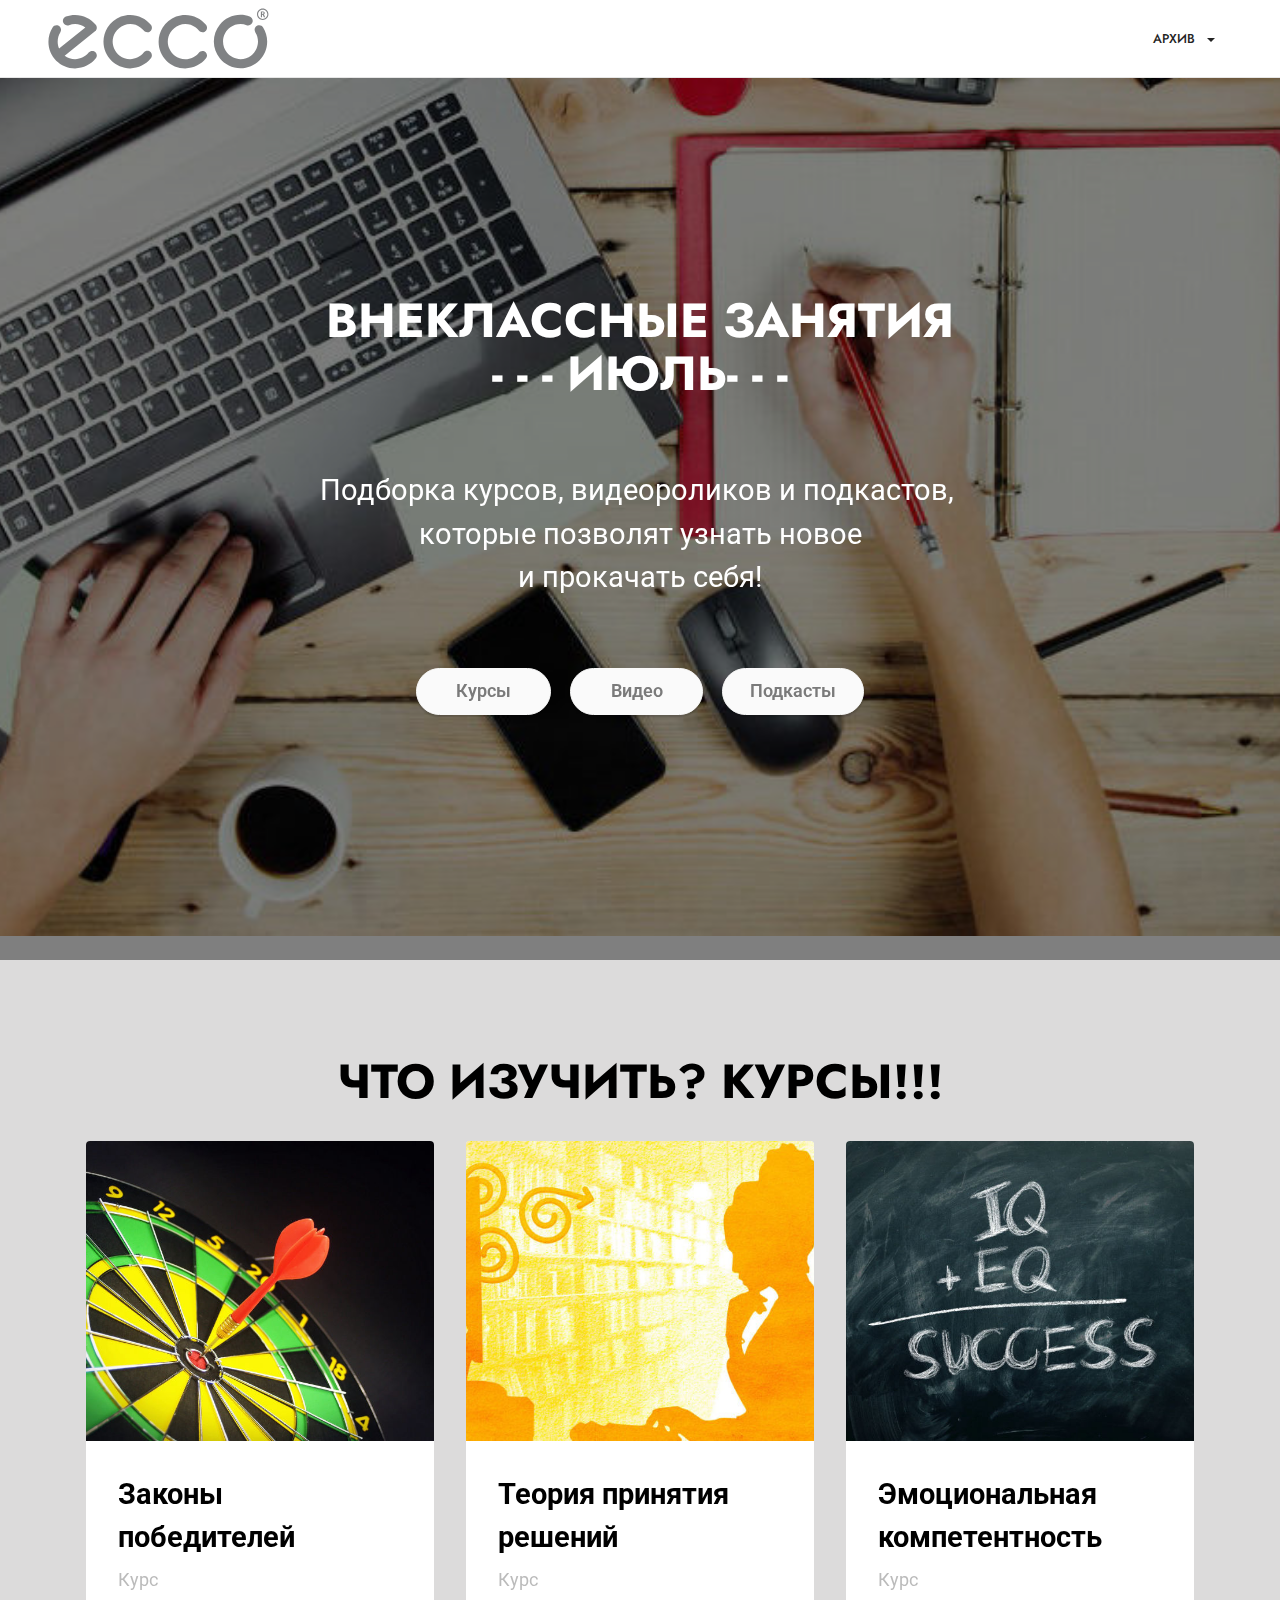
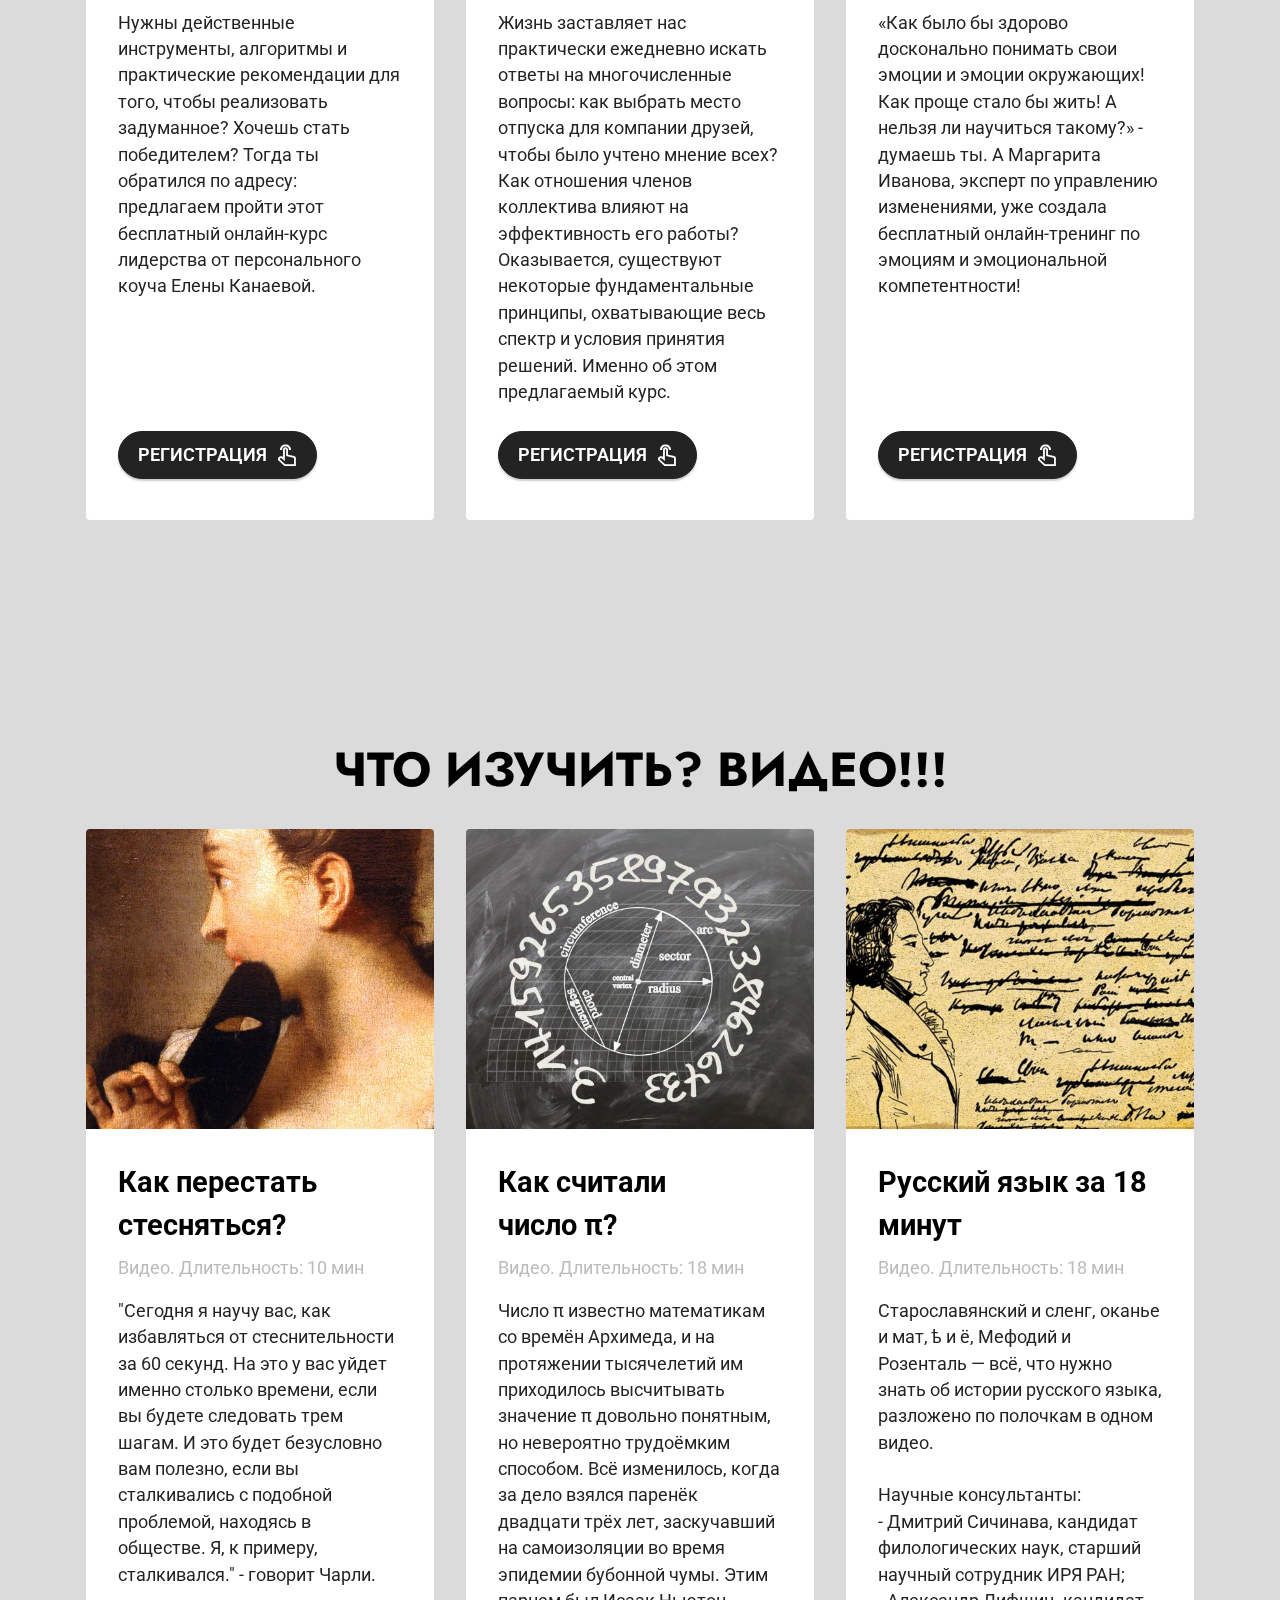
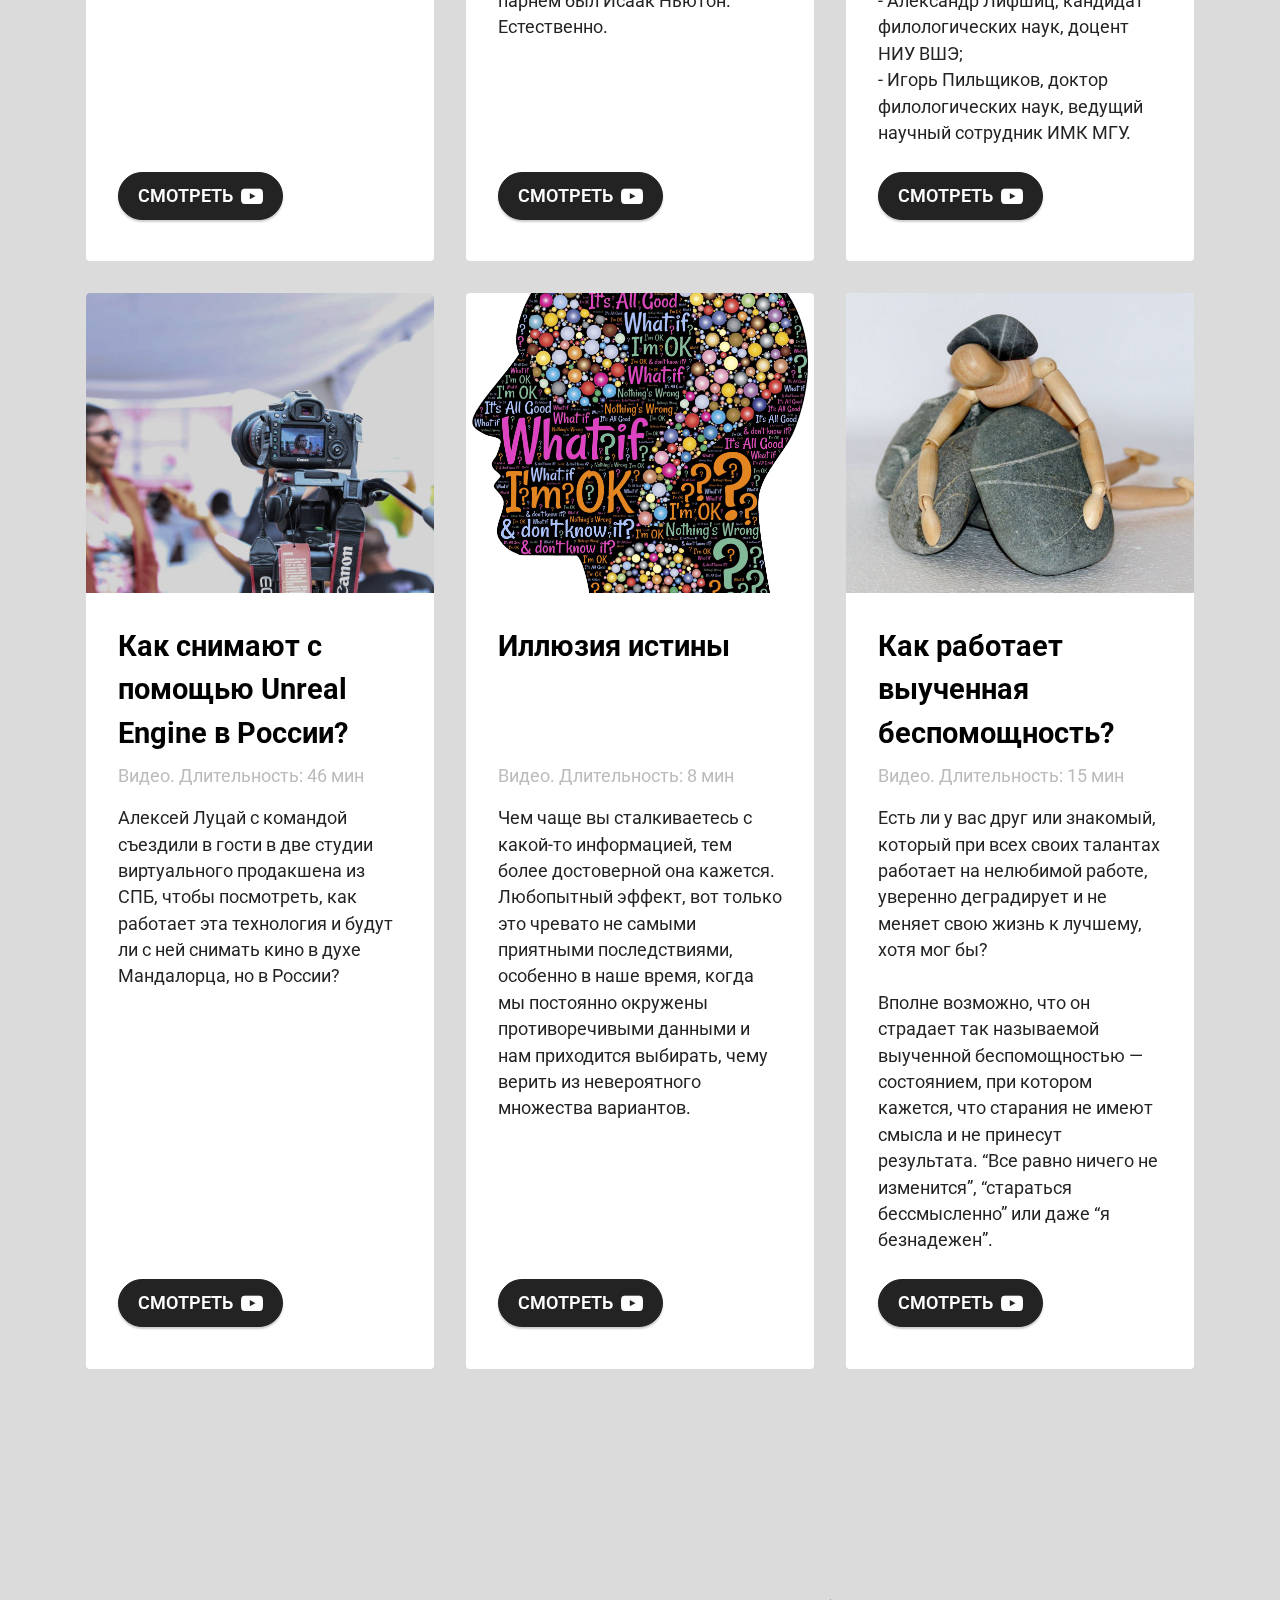
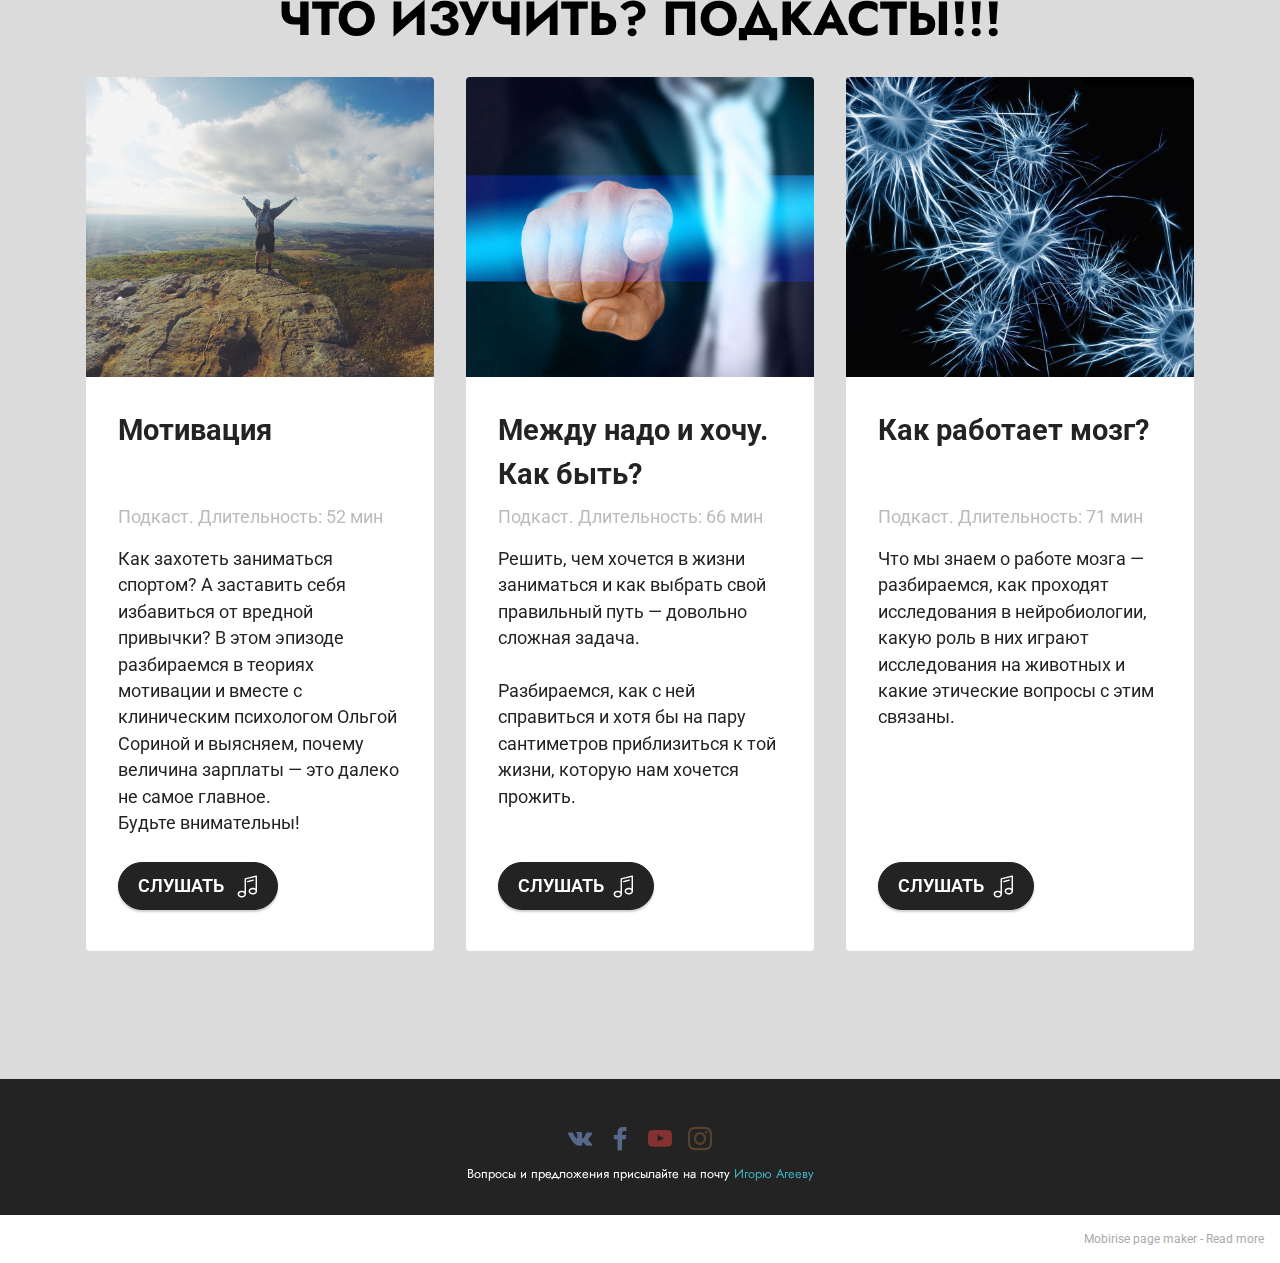
<file: index.html>
<!DOCTYPE html>
<html  >
<head>
  <!-- Site made with Mobirise Website Builder v5.3.0, https://mobirise.com -->
  <meta charset="UTF-8">
  <meta http-equiv="X-UA-Compatible" content="IE=edge">
  <meta name="generator" content="Mobirise v5.3.0, mobirise.com">
  <meta name="viewport" content="width=device-width, initial-scale=1, minimum-scale=1">
  <link rel="shortcut icon" href="assets/images/logo.svg" type="image/x-icon">
  <meta name="description" content="">
  
  
  <title>Дайджест - Июль</title>
  <link rel="stylesheet" href="assets/web/assets/mobirise-icons2/mobirise2.css">
  <link rel="stylesheet" href="assets/web/assets/mobirise-icons-bold/mobirise-icons-bold.css">
  <link rel="stylesheet" href="assets/tether/tether.min.css">
  <link rel="stylesheet" href="assets/bootstrap/css/bootstrap.min.css">
  <link rel="stylesheet" href="assets/bootstrap/css/bootstrap-grid.min.css">
  <link rel="stylesheet" href="assets/bootstrap/css/bootstrap-reboot.min.css">
  <link rel="stylesheet" href="assets/dropdown/css/style.css">
  <link rel="stylesheet" href="assets/socicon/css/styles.css">
  <link rel="stylesheet" href="assets/theme/css/style.css">
  <link rel="preload" as="style" href="assets/mobirise/css/mbr-additional.css"><link rel="stylesheet" href="assets/mobirise/css/mbr-additional.css" type="text/css">
  
  
  
  
</head>
<body>

<!-- Analytics -->
<!-- Global site tag (gtag.js) - Google Analytics -->
<script async src="https://www.googletagmanager.com/gtag/js?id=G-QQ9KT3H9V8"></script>
<script>
  window.dataLayer = window.dataLayer || [];
  function gtag(){dataLayer.push(arguments);}
  gtag('js', new Date());

  gtag('config', 'G-QQ9KT3H9V8');
</script>

<!-- Yandex.Metrika counter -->
<script type="text/javascript" >
   (function(m,e,t,r,i,k,a){m[i]=m[i]||function(){(m[i].a=m[i].a||[]).push(arguments)};
   m[i].l=1*new Date();k=e.createElement(t),a=e.getElementsByTagName(t)[0],k.async=1,k.src=r,a.parentNode.insertBefore(k,a)})
   (window, document, "script", "https://mc.yandex.ru/metrika/tag.js", "ym");

   ym(73076005, "init", {
        clickmap:true,
        trackLinks:true,
        accurateTrackBounce:true,
        webvisor:true
   });
</script>
<noscript><div><img src="https://mc.yandex.ru/watch/73076005" style="position:absolute; left:-9999px;" alt="" /></div></noscript>
<!-- /Yandex.Metrika counter -->
<!-- /Analytics -->


  
  <section class="menu cid-sBTUuBBP9v" once="menu" id="menu1-1b">
    
    <nav class="navbar navbar-dropdown navbar-fixed-top navbar-expand-lg">
        <div class="container-fluid">
            <div class="navbar-brand">
                <span class="navbar-logo">
                    
                        <a href="#top"><img src="assets/images/logo.svg" alt="Наверх" style="height: 3.8rem;"></a>
                    
                </span>
                
            </div>
            <button class="navbar-toggler" type="button" data-toggle="collapse" data-target="#navbarSupportedContent" aria-controls="navbarNavAltMarkup" aria-expanded="false" aria-label="Toggle navigation">
                <div class="hamburger">
                    <span></span>
                    <span></span>
                    <span></span>
                    <span></span>
                </div>
            </button>
            <div class="collapse navbar-collapse" id="navbarSupportedContent">
                <ul class="navbar-nav nav-dropdown nav-right" data-app-modern-menu="true"><li class="nav-item dropdown"><a class="nav-link link text-black dropdown-toggle display-4" href="#" data-toggle="dropdown-submenu" aria-expanded="false">АРХИВ&nbsp;</a><div class="dropdown-menu"><a class="text-black dropdown-item text-primary display-4" href="june.html#top" target="_blank">Июнь 2021</a><a class="text-black dropdown-item text-primary display-4" href="may.html" target="_blank">Май 2021</a><a class="text-black dropdown-item text-primary display-4" href="april.html" target="_blank">Апрель 2021</a><a class="text-black dropdown-item text-primary display-4" href="march.html" target="_blank">Март 2021</a></div></li></ul>
                
                
            </div>
        </div>
    </nav>

</section>

<section class="header6 cid-sBTUuCpznG mbr-fullscreen mbr-parallax-background" id="header6-1c">

    

    <div class="mbr-overlay" style="opacity: 0.5; background-color: rgb(0, 0, 0);"></div>

    <div class="align-center container">
        <div class="row justify-content-center">
            <div class="col-12 col-lg-10">
                <h1 class="mbr-section-title mbr-fonts-style mbr-white mb-3 display-2"><strong>ВНЕКЛАССНЫЕ ЗАНЯТИЯ</strong><br><strong>- - - ИЮЛЬ- - -<br></strong><strong><br></strong></h1>
                
                <p class="mbr-text mbr-white mbr-fonts-style display-5">
                    Подборка курсов, видеороликов и подкастов,&nbsp;<br>которые позволят узнать новое <br>и прокачать себя!<br><br></p>
                <div class="mbr-section-btn mt-3"><a class="btn btn-white display-7" href="index.html#features4-1d">&nbsp; &nbsp; &nbsp;Курсы&nbsp; &nbsp; &nbsp;</a> <a class="btn btn-white display-7" href="index.html#features4-1e">&nbsp; &nbsp; &nbsp;Видео&nbsp; &nbsp; &nbsp;</a> <a class="btn btn-white display-7" href="index.html#features4-1f">&nbsp; Подкасты&nbsp;&nbsp;</a></div>
            </div>
        </div>
    </div>
</section>

<section class="features4 cid-sBTUuDlnAc" id="features4-1d">
    
    
    <div class="container">
        <div class="mbr-section-head">
            <h4 class="mbr-section-title mbr-fonts-style align-center mb-0 display-2">
                <strong>ЧТО ИЗУЧИТЬ?&nbsp;</strong><strong>КУРСЫ!!!</strong></h4>
            
        </div>
        <div class="row mt-4">
            
            
            <div class="item features-image сol-12 col-md-6 col-lg-4 active">
                <div class="item-wrapper">
                    <div class="item-img">
                        <img src="assets/images/mbr-4-692x519.jpg" alt="" title="" data-slide-to="0">
                    </div>
                    <div class="item-content">
                        <h5 class="item-title mbr-fonts-style display-5"><strong>Законы победителей</strong><strong><br></strong></h5>
                        <h6 class="item-subtitle mbr-fonts-style mt-1 display-7">Курс</h6>
                        <p class="mbr-text mbr-fonts-style mt-3 display-7">Нужны действенные инструменты, алгоритмы и практические рекомендации для того, чтобы реализовать задуманное? Хочешь стать победителем? Тогда ты обратился по адресу: предлагаем пройти этот бесплатный онлайн-курс лидерства от персонального коуча Елены Канаевой.&nbsp;</p>
                    </div>
                    <div class="mbr-section-btn item-footer mt-2"><a href="https://talentedme.ru/learning/course/course36/lesson337/?LESSON_PATH=336.337" class="btn item-btn btn-black display-7" target="_blank"><span class="mobi-mbri mobi-mbri-touch mbr-iconfont mbr-iconfont-btn"></span>РЕГИСТРАЦИЯ</a></div>
                </div>
            </div><div class="item features-image сol-12 col-md-6 col-lg-4">
                <div class="item-wrapper">
                    <div class="item-img">
                        <img src="assets/images/mbr-2-692x389.jpg" alt="" title="" data-slide-to="1">
                    </div>
                    <div class="item-content">
                        <h5 class="item-title mbr-fonts-style display-5"><strong>Теория принятия решений</strong></h5>
                        <h6 class="item-subtitle mbr-fonts-style mt-1 display-7">Курс</h6>
                        <p class="mbr-text mbr-fonts-style mt-3 display-7">Жизнь заставляет нас практически ежедневно искать ответы на многочисленные вопросы: как выбрать место отпуска для компании друзей, чтобы было учтено мнение всех?&nbsp; Как отношения членов коллектива влияют на эффективность его работы?&nbsp; Оказывается, существуют некоторые фундаментальные принципы, охватывающие весь спектр и условия принятия решений. Именно об этом предлагаемый курс.<br></p>
                    </div>
                    <div class="mbr-section-btn item-footer mt-2"><a href="https://postnauka.ru/courses/28275" class="btn item-btn btn-black display-7" target="_blank"><span class="mobi-mbri mobi-mbri-touch mbr-iconfont mbr-iconfont-btn"></span>РЕГИСТРАЦИЯ</a></div>
                </div>
            </div><div class="item features-image сol-12 col-md-6 col-lg-4">
                <div class="item-wrapper">
                    <div class="item-img">
                        <img src="assets/images/mbr-5-692x461.jpg" alt="" title="" data-slide-to="2">
                    </div>
                    <div class="item-content">
                        <h5 class="item-title mbr-fonts-style display-5"><strong>Эмоциональная компетентность</strong><strong><br></strong></h5>
                        <h6 class="item-subtitle mbr-fonts-style mt-1 display-7">Курс</h6>
                        <p class="mbr-text mbr-fonts-style mt-3 display-7">«Как было бы здорово досконально понимать свои эмоции и эмоции окружающих! Как проще стало бы жить! А нельзя ли научиться такому?» - думаешь ты. А Маргарита Иванова, эксперт по управлению изменениями, уже создала бесплатный онлайн-тренинг по эмоциям и эмоциональной компетентности!</p>
                    </div>
                    <div class="mbr-section-btn item-footer mt-2"><a href="https://talentedme.ru/learning/course/course23/lesson263/?LESSON_PATH=262.263" class="btn item-btn btn-black display-7" target="_blank"><span class="mobi-mbri mobi-mbri-touch mbr-iconfont mbr-iconfont-btn"></span>РЕГИСТРАЦИЯ</a></div>
                </div>
            </div>

        </div>
    </div>
</section>

<section class="features4 cid-sBTUuEGtaC" id="features4-1e">
    
    
    <div class="container">
        <div class="mbr-section-head">
            <h4 class="mbr-section-title mbr-fonts-style align-center mb-0 display-2"><strong>ЧТО ИЗУЧИТЬ? ВИДЕО!!!</strong></h4>
            
        </div>
        <div class="row mt-4">
            <div class="item features-image сol-12 col-md-6 col-lg-4 active">
                <div class="item-wrapper">
                    <div class="item-img">
                        <img src="assets/images/mbr-692x1004.jpg" alt="" title="" data-slide-to="0">
                    </div>
                    <div class="item-content">
                        <h5 class="item-title mbr-fonts-style display-5"><strong>Как перестать стесняться?</strong><strong><br></strong></h5>
                        <h6 class="item-subtitle mbr-fonts-style mt-1 display-7">Видео. Длительность: 10 мин</h6>
                        <p class="mbr-text mbr-fonts-style mt-3 display-7">"Сегодня я научу вас, как избавляться от стеснительности за 60 секунд. На это у вас уйдет именно столько времени, если вы будете следовать трем шагам. И это будет безусловно вам полезно, если вы сталкивались с подобной проблемой, находясь в обществе. Я, к примеру, сталкивался." - говорит Чарли.<br>
<br><br></p>
                    </div>
                    <div class="mbr-section-btn item-footer mt-2"><a href="https://www.youtube.com/watch?app=desktop&v=U4bOhwQql8c&feature=youtu.be" class="btn item-btn btn-black display-7" target="_blank"><span class="socicon socicon-youtube mbr-iconfont mbr-iconfont-btn"></span>СМОТРЕТЬ</a></div>
                </div>
            </div><div class="item features-image сol-12 col-md-6 col-lg-4">
                <div class="item-wrapper">
                    <div class="item-img">
                        <img src="assets/images/mbr-6-692x461.jpg" alt="" title="" data-slide-to="1">
                    </div>
                    <div class="item-content">
                        <h5 class="item-title mbr-fonts-style display-5"><strong>Как считали </strong><br><strong>число π?</strong></h5>
                        <h6 class="item-subtitle mbr-fonts-style mt-1 display-7">Видео. Длительность: 18 мин</h6>
                        <p class="mbr-text mbr-fonts-style mt-3 display-7">Число π известно математикам со времён Архимеда, и на протяжении тысячелетий им приходилось высчитывать значение π довольно понятным, но невероятно трудоёмким способом. Всё изменилось, когда за дело взялся паренёк двадцати трёх лет, заскучавший на самоизоляции во время эпидемии бубонной чумы. Этим парнем был Исаак Ньютон. Естественно.</p>
                    </div>
                    <div class="mbr-section-btn item-footer mt-2"><a href="https://www.youtube.com/watch?app=desktop&v=A3PL61fHzjs&feature=youtu.be" class="btn item-btn btn-black display-7" target="_blank"><span class="socicon socicon-youtube mbr-iconfont mbr-iconfont-btn"></span>СМОТРЕТЬ</a></div>
                </div>
            </div><div class="item features-image сol-12 col-md-6 col-lg-4">
                <div class="item-wrapper">
                    <div class="item-img">
                        <img src="assets/images/3optimized-feedresized-nadya-bikova-692x461.jpg" alt="" title="" data-slide-to="2">
                    </div>
                    <div class="item-content">
                        <h5 class="item-title mbr-fonts-style display-5"><strong>Русский язык за 18 минут</strong></h5>
                        <h6 class="item-subtitle mbr-fonts-style mt-1 display-7">Видео. Длительность: 18 мин</h6>
                        <p class="mbr-text mbr-fonts-style mt-3 display-7">Старославянский и сленг, оканье и мат, ѣ и ё, Мефодий и Розенталь — всё, что нужно знать об истории русского языка, разложено по полочкам в одном видео.
<br><br>Научные консультанты:
<br>- Дмитрий Сичинава, кандидат филологических наук, старший научный сотрудник ИРЯ РАН;
<br>- Александр Лифшиц, кандидат филологических наук, доцент НИУ ВШЭ;
<br>- Игорь Пильщиков, доктор филологических наук, ведущий научный сотрудник ИМК МГУ.</p>
                    </div>
                    <div class="mbr-section-btn item-footer mt-2"><a href="https://www.youtube.com/watch?app=desktop&v=vDSn1HWY8J8&feature=youtu.be" class="btn item-btn btn-black display-7" target="_blank"><span class="socicon socicon-youtube mbr-iconfont mbr-iconfont-btn"></span>СМОТРЕТЬ</a></div>
                </div>
            </div>
            <div class="item features-image сol-12 col-md-6 col-lg-4">
                <div class="item-wrapper">
                    <div class="item-img">
                        <img src="assets/images/mbr-7-692x461.jpg" alt="" title="" data-slide-to="3">
                    </div>
                    <div class="item-content">
                        <h5 class="item-title mbr-fonts-style display-5"><strong>Как снимают с помощью Unreal Engine в России?</strong><strong><br></strong></h5>
                        <h6 class="item-subtitle mbr-fonts-style mt-1 display-7">Видео. Длительность: 46 мин</h6>
                        <p class="mbr-text mbr-fonts-style mt-3 display-7">Алексей Луцай с командой съездили в гости в две студии виртуального продакшена из СПБ, чтобы посмотреть, как работает эта технология и будут ли с ней снимать кино в духе Мандалорца, но в России?<br></p>
                    </div>
                    <div class="mbr-section-btn item-footer mt-2"><a href="https://www.youtube.com/watch?app=desktop&v=5MfZUQjBWOU" class="btn item-btn btn-black display-7" target="_blank"><span class="socicon socicon-youtube mbr-iconfont mbr-iconfont-btn"></span>СМОТРЕТЬ</a></div>
                </div>
            </div><div class="item features-image сol-12 col-md-6 col-lg-4">
                <div class="item-wrapper">
                    <div class="item-img">
                        <img src="assets/images/mbr-692x895.png" alt="" title="" data-slide-to="4">
                    </div>
                    <div class="item-content">
                        <h5 class="item-title mbr-fonts-style display-5"><strong>Иллюзия истины</strong><br><br><strong><br></strong></h5>
                        <h6 class="item-subtitle mbr-fonts-style mt-1 display-7">Видео. Длительность: 8 мин</h6>
                        <p class="mbr-text mbr-fonts-style mt-3 display-7">Чем чаще вы сталкиваетесь с какой-то информацией, тем более достоверной она кажется. Любопытный эффект, вот только это чревато не самыми приятными последствиями, особенно в наше время, когда мы постоянно окружены противоречивыми данными и нам приходится выбирать, чему верить из невероятного множества вариантов.</p>
                    </div>
                    <div class="mbr-section-btn item-footer mt-2"><a href="https://www.youtube.com/watch?app=desktop&v=euvm457f6cU&feature=youtu.be" class="btn item-btn btn-black display-7" target="_blank"><span class="socicon socicon-youtube mbr-iconfont mbr-iconfont-btn"></span>СМОТРЕТЬ</a></div>
                </div>
            </div><div class="item features-image сol-12 col-md-6 col-lg-4">
                <div class="item-wrapper">
                    <div class="item-img">
                        <img src="assets/images/mbr-692x474.jpg" alt="" title="" data-slide-to="5">
                    </div>
                    <div class="item-content">
                        <h5 class="item-title mbr-fonts-style display-5"><strong>Как работает выученная беспомощность?</strong></h5>
                        <h6 class="item-subtitle mbr-fonts-style mt-1 display-7">Видео. Длительность: 15 мин</h6>
                        <p class="mbr-text mbr-fonts-style mt-3 display-7">Есть ли у вас друг или знакомый, который при всех своих талантах работает на нелюбимой работе, уверенно деградирует и не меняет свою жизнь к лучшему, хотя мог бы? 
<br><br>Вполне возможно, что он страдает так называемой выученной беспомощностью — состоянием, при котором кажется, что старания не имеют смысла и не принесут результата. “Все равно ничего не изменится”, “стараться бессмысленно” или даже “я безнадежен”.</p>
                    </div>
                    <div class="mbr-section-btn item-footer mt-2"><a href="https://www.youtube.com/watch?app=desktop&v=9vT7R-FkJXs&feature=youtu.be" class="btn item-btn btn-black display-7" target="_blank"><span class="socicon socicon-youtube mbr-iconfont mbr-iconfont-btn"></span>СМОТРЕТЬ</a></div>
                </div>
            </div>
            

        </div>
    </div>
</section>

<section class="features4 cid-sBTUuGuG9Q" id="features4-1f">
    
    
    <div class="container">
        <div class="mbr-section-head">
            <h4 class="mbr-section-title mbr-fonts-style align-center mb-0 display-2">
                <strong>ЧТО ИЗУЧИТЬ? ПОДКАСТЫ!!!</strong></h4>
            
        </div>
        <div class="row mt-4">
            
            <div class="item features-image сol-12 col-md-6 col-lg-4 active">
                <div class="item-wrapper">
                    <div class="item-img">
                        <img src="assets/images/mbr-5-692x519.jpg" alt="" title="" data-slide-to="0">
                    </div>
                    <div class="item-content">
                        <h5 class="item-title mbr-fonts-style display-5"><div><strong>Мотивация</strong></div><div><strong><br></strong></div></h5>
                        <h6 class="item-subtitle mbr-fonts-style mt-1 display-7">Подкаст. Длительность: 52 мин</h6>
                        <p class="mbr-text mbr-fonts-style mt-3 display-7">Как захотеть заниматься спортом? А заставить себя избавиться от вредной привычки? В этом эпизоде разбираемся в теориях мотивации и вместе с клиническим психологом Ольгой Сориной и выясняем, почему величина зарплаты — это далеко не самое главное. <br>Будьте внимательны!</p>
                    </div>
                    <div class="mbr-section-btn item-footer mt-2"><a href="https://music.yandex.ru/album/6965541/track/62348012" class="btn item-btn btn-black display-7" target="_blank"><span class="mbrib-music mbr-iconfont mbr-iconfont-btn"></span>СЛУШАТЬ&nbsp;</a></div>
                </div>
            </div><div class="item features-image сol-12 col-md-6 col-lg-4">
                <div class="item-wrapper">
                    <div class="item-img">
                        <img src="assets/images/mbr-1-692x433.jpg" alt="" title="" data-slide-to="1">
                    </div>
                    <div class="item-content">
                        <h5 class="item-title mbr-fonts-style display-5"><strong>Между надо и хочу. Как быть?</strong><strong><br></strong></h5>
                        <h6 class="item-subtitle mbr-fonts-style mt-1 display-7">Подкаст. Длительность: 66 мин</h6>
                        <p class="mbr-text mbr-fonts-style mt-3 display-7">Решить, чем хочется в жизни заниматься и как выбрать свой правильный путь — довольно сложная задача. <br><br>Разбираемся, как с ней справиться и хотя бы на пару сантиметров приблизиться к той жизни, которую нам хочется прожить.</p>
                    </div>
                    <div class="mbr-section-btn item-footer mt-2"><a href="https://music.yandex.ru/album/7217280/track/81806956" class="btn item-btn btn-black display-7" target="_blank"><span class="mbrib-music mbr-iconfont mbr-iconfont-btn"></span>СЛУШАТЬ</a></div>
                </div>
            </div>
            <div class="item features-image сol-12 col-md-6 col-lg-4">
                <div class="item-wrapper">
                    <div class="item-img">
                        <img src="assets/images/mbr-8-692x461.jpg" alt="" title="">
                    </div>
                    <div class="item-content">
                        <h5 class="item-title mbr-fonts-style display-5"><strong>Как работает мозг?</strong><strong><br></strong><strong><br></strong></h5>
                        <h6 class="item-subtitle mbr-fonts-style mt-1 display-7">Подкаст. Длительность: 71 мин</h6>
                        <p class="mbr-text mbr-fonts-style mt-3 display-7">Что мы знаем о работе мозга — разбираемся, как проходят исследования в нейробиологии, какую роль в них играют исследования на животных и какие этические вопросы с этим связаны.</p>
                    </div>
                    <div class="mbr-section-btn item-footer mt-2"><a href="https://music.yandex.ru/album/6408431/track/85556999" class="btn item-btn btn-black display-7" target="_blank"><span class="mbrib-music mbr-iconfont mbr-iconfont-btn"></span>СЛУШАТЬ</a></div>
                </div>
            </div>

        </div>
    </div>
</section>

<section class="footer3 cid-sBTUuHX7hY" once="footers" id="footer3-1g">

    

    

    <div class="container">
        <div class="media-container-row align-center mbr-white">
            <div class="row row-links">
                <ul class="foot-menu">
                    
                    
                    
                    
                    
                <li class="foot-menu-item mbr-fonts-style display-7"></li><li class="foot-menu-item mbr-fonts-style display-7"></li><li class="foot-menu-item mbr-fonts-style display-7"></li></ul>
            </div>
            <div class="row social-row">
                <div class="social-list align-right pb-2">
                    
                    
                    
                    
                    
                    
                <div class="soc-item">
                    <a href="https://vk.com/eccoros" target="_blank">
                        <span class="mbr-iconfont mbr-iconfont-social socicon-vkontakte socicon" style="color: rgb(140, 175, 240); fill: rgb(140, 175, 240);"></span>
                    </a>
                </div><div class="soc-item">
                    <a href="https://ru-ru.facebook.com/Ecco/" target="_blank">
                        <span class="mbr-iconfont mbr-iconfont-social socicon-facebook socicon" style="color: rgb(140, 175, 240); fill: rgb(140, 175, 240);"></span>
                    </a>
                </div><div class="soc-item">
                    <a href="https://www.youtube.com/eccoshoes" target="_blank">
                        <span class="mbr-iconfont mbr-iconfont-social socicon-youtube socicon" style="color: rgb(228, 63, 63); fill: rgb(228, 63, 63);"></span>
                    </a>
                </div><div class="soc-item">
                    <a href="https://instagram.com/ecco" target="_blank">
                        <span class="mbr-iconfont mbr-iconfont-social socicon-instagram socicon" style="color: rgb(136, 98, 57); fill: rgb(136, 98, 57);"></span>
                    </a>
                    </div></div>
            </div>
            <div class="row row-copirayt">
                <p class="mbr-text mb-0 mbr-fonts-style mbr-white align-center display-4">
                    Вопросы и предложения присылайте на почту <a href="mailto:iag@ecco.com" class="text-success">Игорю Агееву</a></p>
            </div>
        </div>
    </div>
</section><section style="background-color: #fff; font-family: -apple-system, BlinkMacSystemFont, 'Segoe UI', 'Roboto', 'Helvetica Neue', Arial, sans-serif; color:#aaa; font-size:12px; padding: 0; align-items: center; display: flex;"><a href="https://mobirise.site/q" style="flex: 1 1; height: 3rem; padding-left: 1rem;"></a><p style="flex: 0 0 auto; margin:0; padding-right:1rem;">Mobirise page maker - <a href="https://mobirise.site/n" style="color:#aaa;">Read more</a></p></section><script src="assets/web/assets/jquery/jquery.min.js"></script>  <script src="assets/popper/popper.min.js"></script>  <script src="assets/tether/tether.min.js"></script>  <script src="assets/bootstrap/js/bootstrap.min.js"></script>  <script src="assets/smoothscroll/smooth-scroll.js"></script>  <script src="assets/dropdown/js/nav-dropdown.js"></script>  <script src="assets/dropdown/js/navbar-dropdown.js"></script>  <script src="assets/touchswipe/jquery.touch-swipe.min.js"></script>  <script src="assets/parallax/jarallax.min.js"></script>  <script src="assets/theme/js/script.js"></script>  
  
  
</body>
</html>
</file>
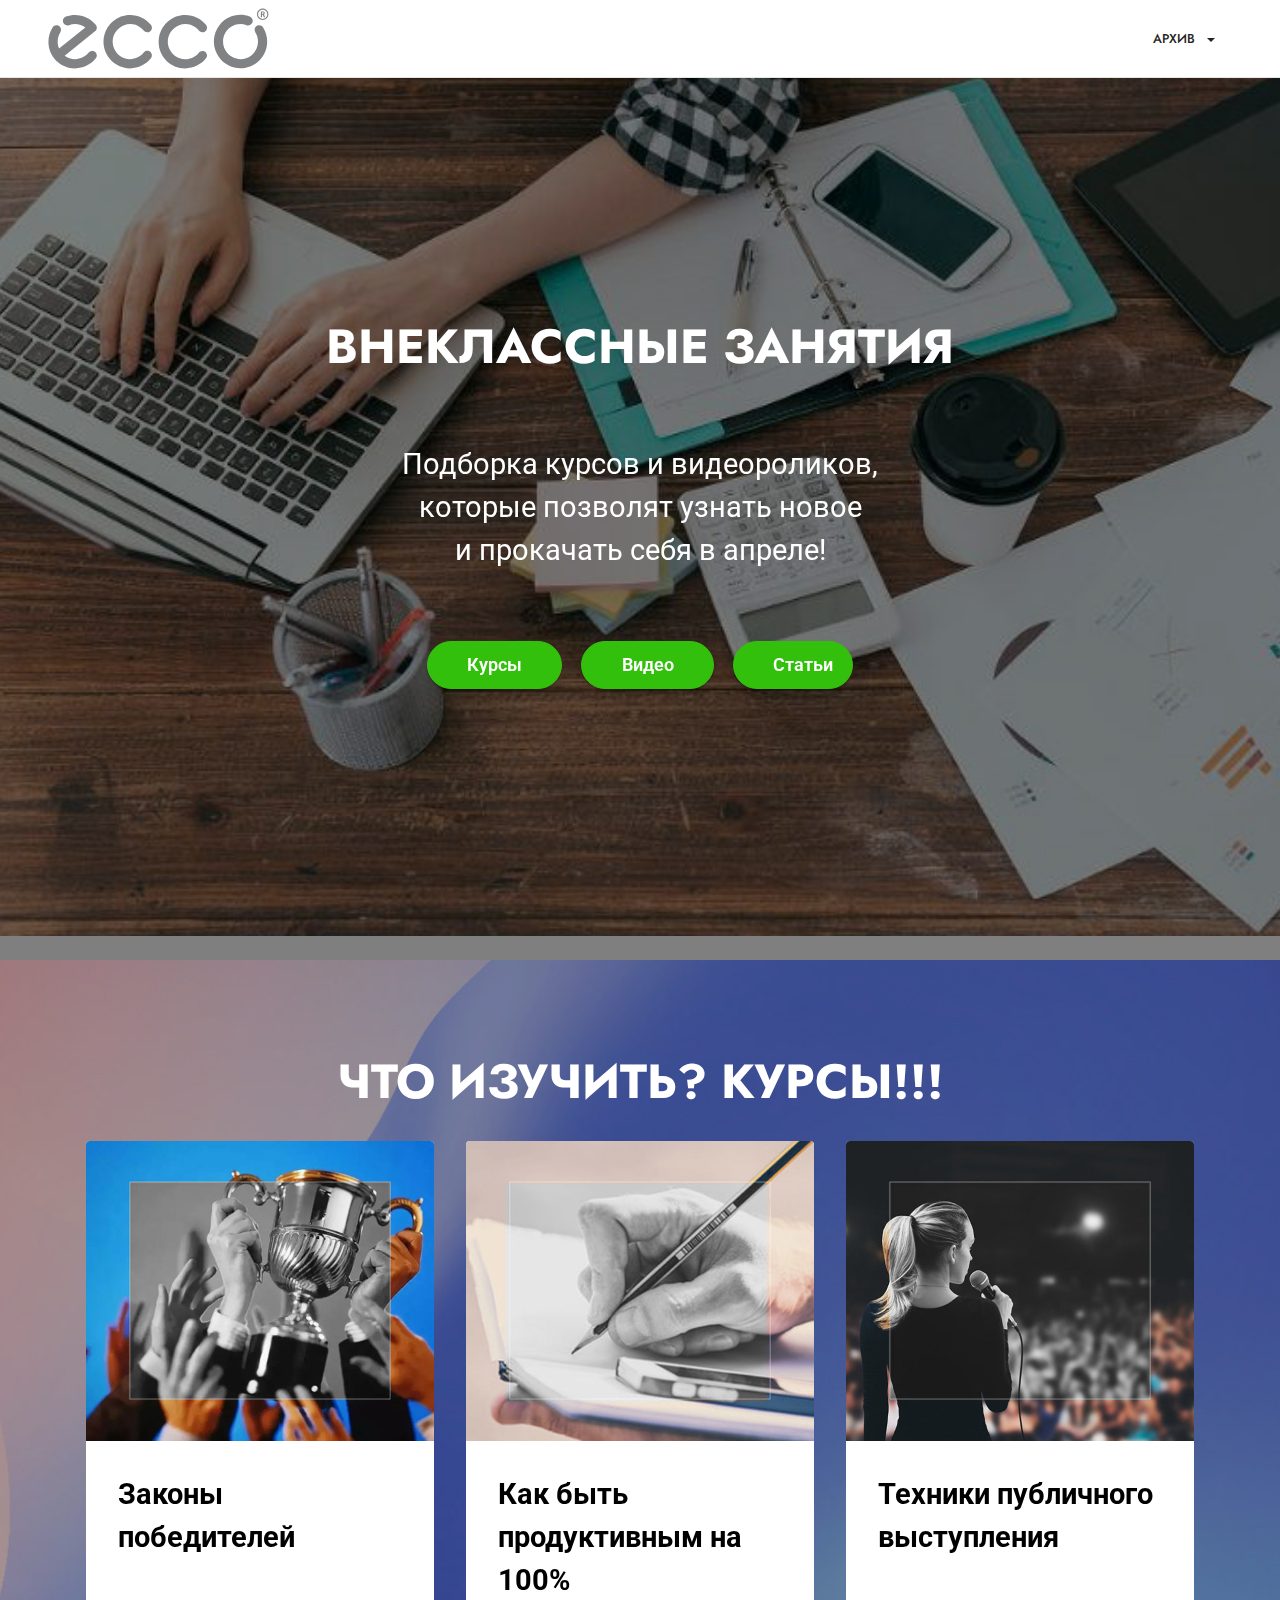
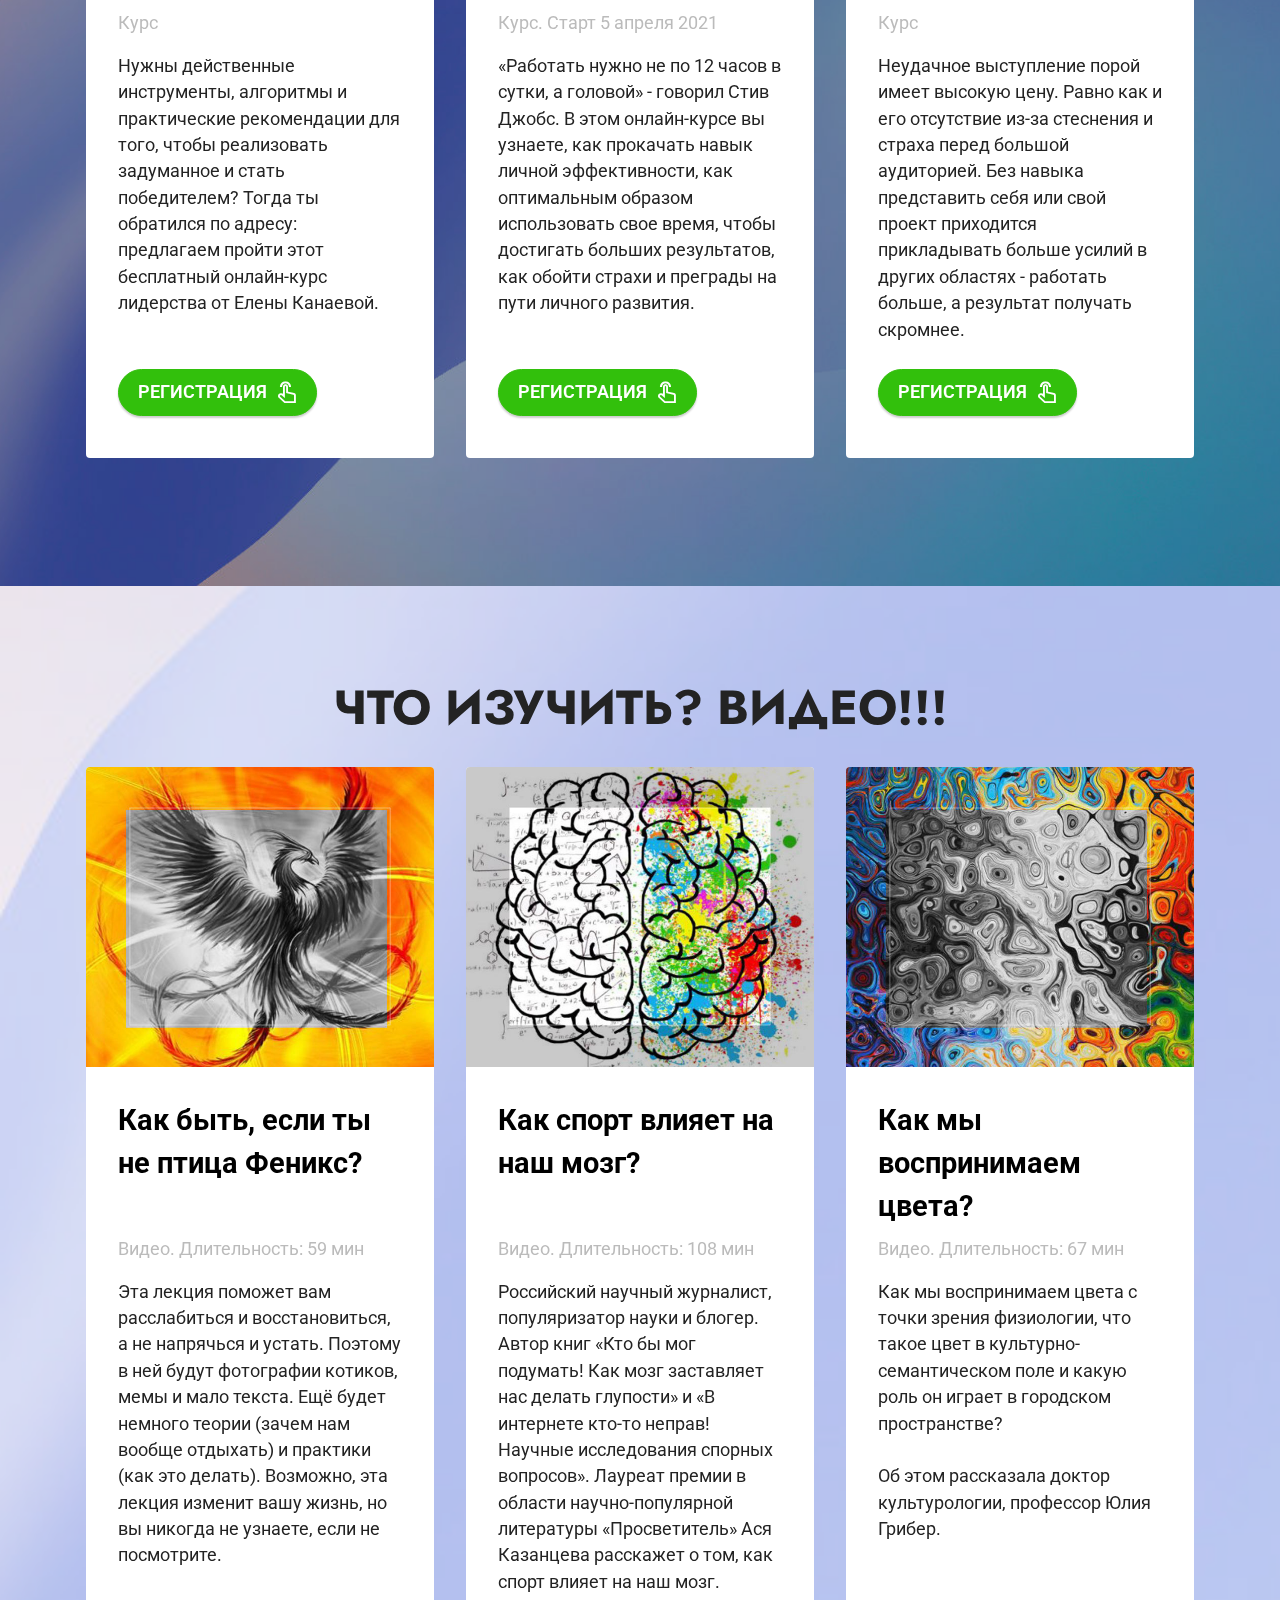
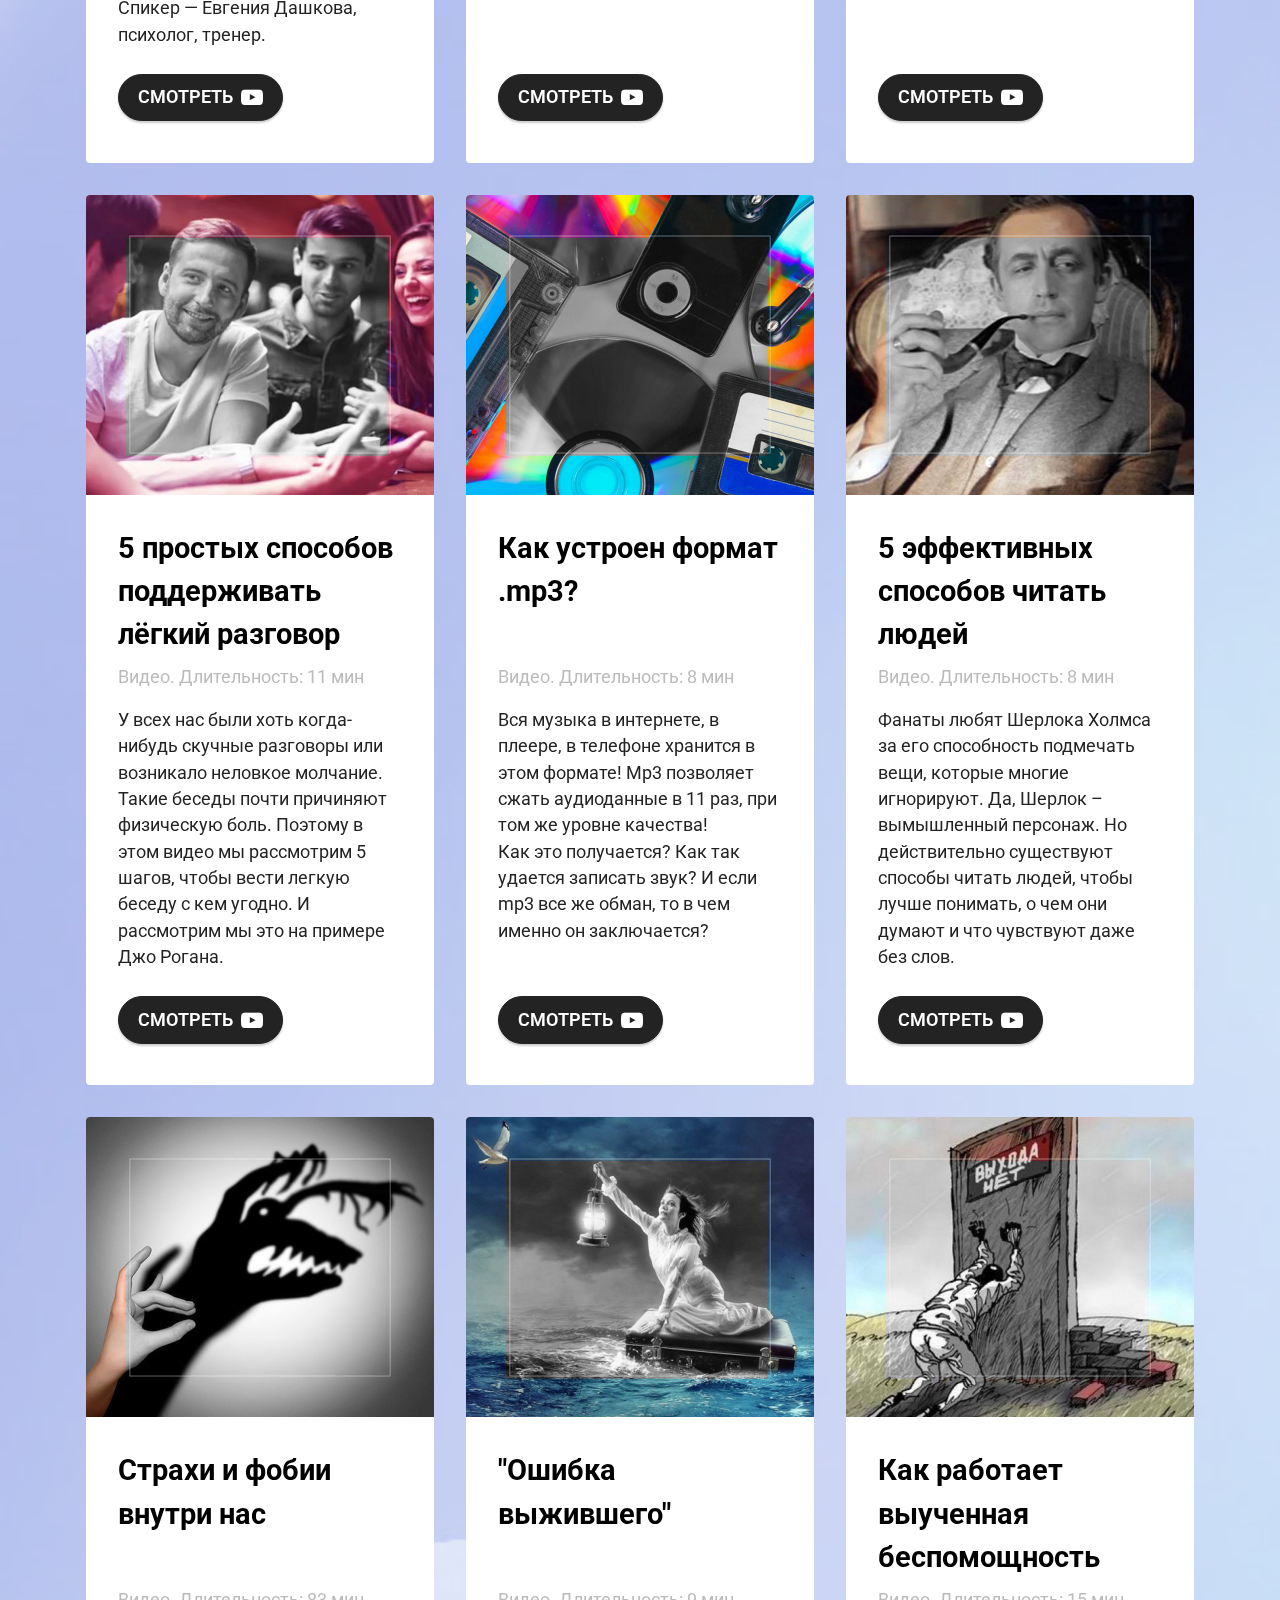
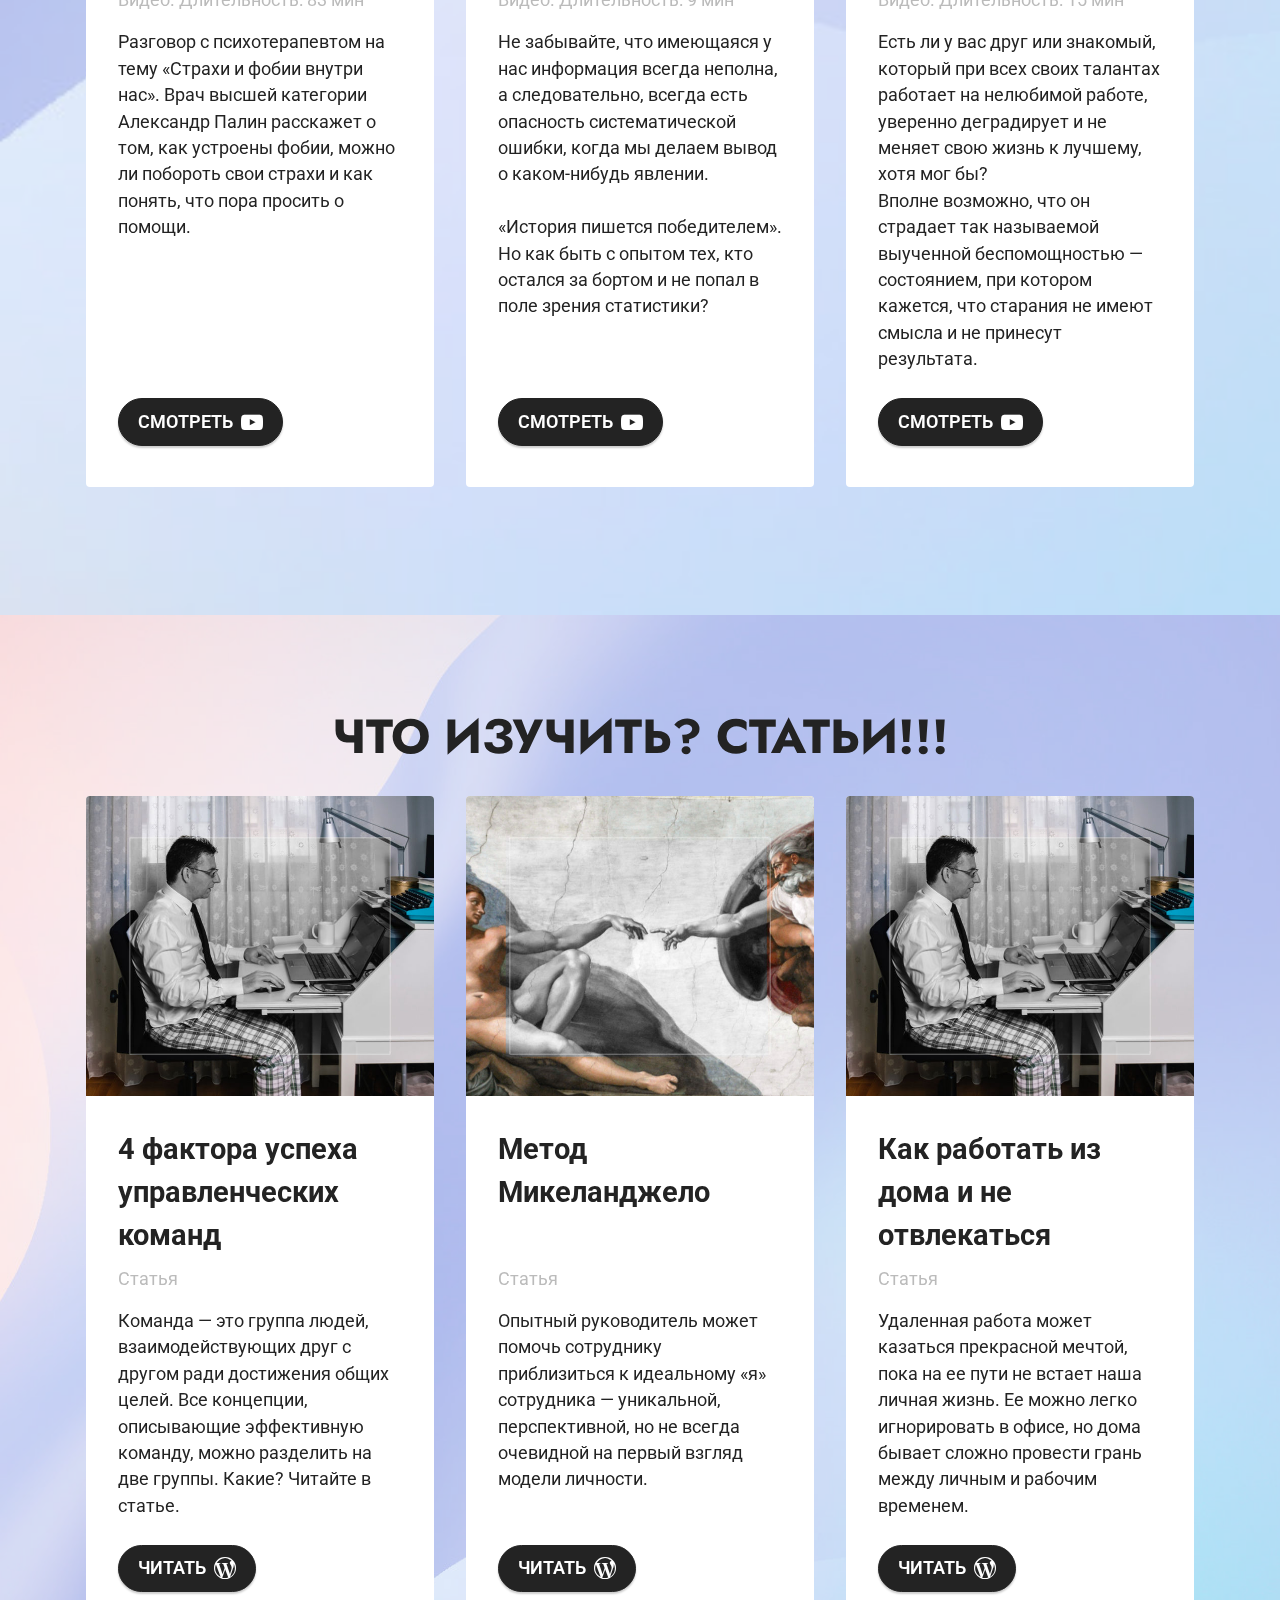
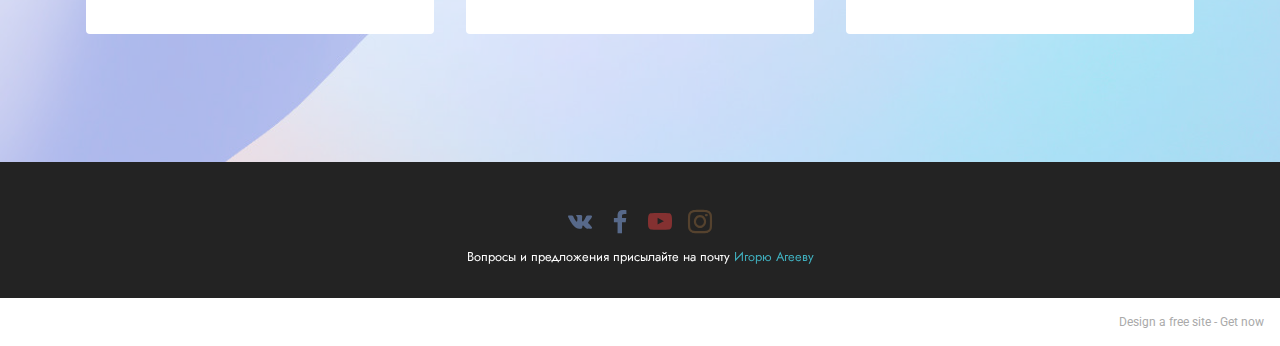
<file: april.html>
<!DOCTYPE html>
<html  >
<head>
  <!-- Site made with Mobirise Website Builder v5.3.0, https://mobirise.com -->
  <meta charset="UTF-8">
  <meta http-equiv="X-UA-Compatible" content="IE=edge">
  <meta name="generator" content="Mobirise v5.3.0, mobirise.com">
  <meta name="viewport" content="width=device-width, initial-scale=1, minimum-scale=1">
  <link rel="shortcut icon" href="assets/images/logo.svg" type="image/x-icon">
  <meta name="description" content="">
  
  
  <title>Дайджесты - Апрель</title>
  <link rel="stylesheet" href="assets/web/assets/mobirise-icons2/mobirise2.css">
  <link rel="stylesheet" href="assets/tether/tether.min.css">
  <link rel="stylesheet" href="assets/bootstrap/css/bootstrap.min.css">
  <link rel="stylesheet" href="assets/bootstrap/css/bootstrap-grid.min.css">
  <link rel="stylesheet" href="assets/bootstrap/css/bootstrap-reboot.min.css">
  <link rel="stylesheet" href="assets/dropdown/css/style.css">
  <link rel="stylesheet" href="assets/socicon/css/styles.css">
  <link rel="stylesheet" href="assets/theme/css/style.css">
  <link rel="preload" as="style" href="assets/mobirise/css/mbr-additional.css"><link rel="stylesheet" href="assets/mobirise/css/mbr-additional.css" type="text/css">
  
  
  
  
</head>
<body>

<!-- Analytics -->
<!-- Global site tag (gtag.js) - Google Analytics -->
<script async src="https://www.googletagmanager.com/gtag/js?id=G-QQ9KT3H9V8"></script>
<script>
  window.dataLayer = window.dataLayer || [];
  function gtag(){dataLayer.push(arguments);}
  gtag('js', new Date());

  gtag('config', 'G-QQ9KT3H9V8');
</script>

<!-- Yandex.Metrika counter -->
<script type="text/javascript" >
   (function(m,e,t,r,i,k,a){m[i]=m[i]||function(){(m[i].a=m[i].a||[]).push(arguments)};
   m[i].l=1*new Date();k=e.createElement(t),a=e.getElementsByTagName(t)[0],k.async=1,k.src=r,a.parentNode.insertBefore(k,a)})
   (window, document, "script", "https://mc.yandex.ru/metrika/tag.js", "ym");

   ym(73076005, "init", {
        clickmap:true,
        trackLinks:true,
        accurateTrackBounce:true,
        webvisor:true
   });
</script>
<noscript><div><img src="https://mc.yandex.ru/watch/73076005" style="position:absolute; left:-9999px;" alt="" /></div></noscript>
<!-- /Yandex.Metrika counter -->
<!-- /Analytics -->


  
  <section class="menu cid-st5QWQYOiD" once="menu" id="menu1-s">
    
    <nav class="navbar navbar-dropdown navbar-fixed-top navbar-expand-lg">
        <div class="container-fluid">
            <div class="navbar-brand">
                <span class="navbar-logo">
                    
                        <a href="#top"><img src="assets/images/logo.svg" alt="Наверх" style="height: 3.8rem;"></a>
                    
                </span>
                
            </div>
            <button class="navbar-toggler" type="button" data-toggle="collapse" data-target="#navbarSupportedContent" aria-controls="navbarNavAltMarkup" aria-expanded="false" aria-label="Toggle navigation">
                <div class="hamburger">
                    <span></span>
                    <span></span>
                    <span></span>
                    <span></span>
                </div>
            </button>
            <div class="collapse navbar-collapse" id="navbarSupportedContent">
                <ul class="navbar-nav nav-dropdown nav-right" data-app-modern-menu="true"><li class="nav-item dropdown"><a class="nav-link link text-black dropdown-toggle display-4" href="#" data-toggle="dropdown-submenu" aria-expanded="false">АРХИВ&nbsp;</a><div class="dropdown-menu"><a class="text-black dropdown-item text-primary display-4" href="june.html#top" target="_blank">Июнь 2021</a><a class="text-black dropdown-item text-primary display-4" href="may.html" target="_blank">Май 2021</a><a class="text-black dropdown-item text-primary display-4" href="april.html" target="_blank">Апрель 2021</a><a class="text-black dropdown-item text-primary display-4" href="march.html" target="_blank">Март 2021</a></div></li></ul>
                
                
            </div>
        </div>
    </nav>

</section>

<section class="header6 cid-st5QWTnlcn mbr-fullscreen mbr-parallax-background" id="header6-t">

    

    <div class="mbr-overlay" style="opacity: 0.5; background-color: rgb(0, 0, 0);"></div>

    <div class="align-center container">
        <div class="row justify-content-center">
            <div class="col-12 col-lg-10">
                <h1 class="mbr-section-title mbr-fonts-style mbr-white mb-3 display-2"><strong>ВНЕКЛАССНЫЕ ЗАНЯТИЯ</strong><br><strong><br></strong></h1>
                
                <p class="mbr-text mbr-white mbr-fonts-style display-5">
                    Подборка курсов и видеороликов, <br>которые позволят узнать новое <br>и прокачать себя в апреле!<br><br></p>
                <div class="mbr-section-btn mt-3"><a class="btn btn-primary display-7" href="page2.html#features4-u">&nbsp; &nbsp; &nbsp;Курсы&nbsp; &nbsp; &nbsp;</a> <a class="btn btn-primary display-7" href="page2.html#features4-w">&nbsp; &nbsp; &nbsp;Видео&nbsp; &nbsp; &nbsp;</a> <a class="btn btn-primary display-7" href="index.html#features4-y">&nbsp; &nbsp; &nbsp;Статьи</a></div>
            </div>
        </div>
    </div>
</section>

<section class="features4 cid-st5QWUvAgQ" id="features4-u">
    
    <div class="mbr-overlay"></div>
    <div class="container">
        <div class="mbr-section-head">
            <h4 class="mbr-section-title mbr-fonts-style align-center mb-0 display-2">
                <strong>ЧТО ИЗУЧИТЬ?&nbsp;</strong><strong>КУРСЫ!!!</strong></h4>
            
        </div>
        <div class="row mt-4">
            
            
            <div class="item features-image сol-12 col-md-6 col-lg-4 active">
                <div class="item-wrapper">
                    <div class="item-img">
                        <img src="assets/images/222-692x606.jpg" alt="" title="" data-slide-to="0">
                    </div>
                    <div class="item-content">
                        <h5 class="item-title mbr-fonts-style display-5"><strong>Законы победителей</strong><br><strong><br></strong></h5>
                        <h6 class="item-subtitle mbr-fonts-style mt-1 display-7">Курс</h6>
                        <p class="mbr-text mbr-fonts-style mt-3 display-7">Нужны действенные инструменты, алгоритмы и практические рекомендации для того, чтобы реализовать задуманное и стать победителем? Тогда ты обратился по адресу: предлагаем пройти этот бесплатный онлайн-курс лидерства от Елены Канаевой.&nbsp;</p>
                    </div>
                    <div class="mbr-section-btn item-footer mt-2"><a href="https://talentedme.ru/learning/course/course36/index" class="btn item-btn btn-primary display-7" target="_blank"><span class="mobi-mbri mobi-mbri-touch mbr-iconfont mbr-iconfont-btn"></span>РЕГИСТРАЦИЯ</a></div>
                </div>
            </div><div class="item features-image сol-12 col-md-6 col-lg-4">
                <div class="item-wrapper">
                    <div class="item-img">
                        <img src="assets/images/444-692x606.jpg" alt="" title="" data-slide-to="1">
                    </div>
                    <div class="item-content">
                        <h5 class="item-title mbr-fonts-style display-5"><strong>Как быть продуктивным на 100%</strong></h5>
                        <h6 class="item-subtitle mbr-fonts-style mt-1 display-7">Курс. Старт 5 апреля 2021</h6>
                        <p class="mbr-text mbr-fonts-style mt-3 display-7">«Работать нужно не по 12 часов в сутки, а головой» - говорил Стив Джобс. В этом онлайн-курсе вы узнаете, как прокачать навык личной эффективности, как оптимальным образом использовать свое время, чтобы достигать больших результатов, как обойти страхи и преграды на пути личного развития.</p>
                    </div>
                    <div class="mbr-section-btn item-footer mt-2"><a href="https://openedu.ru/course/misis/LEF/" class="btn item-btn btn-primary display-7" target="_blank"><span class="mobi-mbri mobi-mbri-touch mbr-iconfont mbr-iconfont-btn"></span>РЕГИСТРАЦИЯ</a></div>
                </div>
            </div><div class="item features-image сol-12 col-md-6 col-lg-4">
                <div class="item-wrapper">
                    <div class="item-img">
                        <img src="assets/images/333-692x606.jpg" alt="" title="" data-slide-to="2">
                    </div>
                    <div class="item-content">
                        <h5 class="item-title mbr-fonts-style display-5"><strong>Техники публичного выступления</strong><br><strong><br></strong></h5>
                        <h6 class="item-subtitle mbr-fonts-style mt-1 display-7">Курс</h6>
                        <p class="mbr-text mbr-fonts-style mt-3 display-7">Неудачное выступление порой имеет высокую цену. Равно как и его отсутствие из-за стеснения и страха перед большой аудиторией. Без навыка представить себя или свой проект приходится прикладывать больше усилий в других областях - работать больше, а результат получать скромнее.</p>
                    </div>
                    <div class="mbr-section-btn item-footer mt-2"><a href="https://openedu.ru/course/misis/TPS/" class="btn item-btn btn-primary display-7" target="_blank"><span class="mobi-mbri mobi-mbri-touch mbr-iconfont mbr-iconfont-btn"></span>РЕГИСТРАЦИЯ</a></div>
                </div>
            </div>

        </div>
    </div>
</section>

<section class="features4 cid-st5QWWSWmN" id="features4-w">
    
    <div class="mbr-overlay"></div>
    <div class="container">
        <div class="mbr-section-head">
            <h4 class="mbr-section-title mbr-fonts-style align-center mb-0 display-2"><strong>ЧТО ИЗУЧИТЬ? ВИДЕО!!!</strong></h4>
            
        </div>
        <div class="row mt-4">
            <div class="item features-image сol-12 col-md-6 col-lg-4 active">
                <div class="item-wrapper">
                    <div class="item-img">
                        <img src="assets/images/555-692x606.jpg" alt="" title="" data-slide-to="0">
                    </div>
                    <div class="item-content">
                        <h5 class="item-title mbr-fonts-style display-5"><strong>Как быть, если ты не птица Феникс?</strong><br><strong><br></strong></h5>
                        <h6 class="item-subtitle mbr-fonts-style mt-1 display-7">Видео. Длительность: 59 мин</h6>
                        <p class="mbr-text mbr-fonts-style mt-3 display-7">Эта лекция поможет вам расслабиться и восстановиться, а не напрячься и устать. Поэтому в ней будут фотографии котиков, мемы и мало текста. Ещё будет немного теории (зачем нам вообще отдыхать) и практики (как это делать). Возможно, эта лекция изменит вашу жизнь, но вы никогда не узнаете, если не посмотрите. <br><br>Спикер — Евгения Дашкова, психолог, тренер.<br></p>
                    </div>
                    <div class="mbr-section-btn item-footer mt-2"><a href="https://www.youtube.com/watch?app=desktop&v=hcDMzf4He6k&feature=emb_logo" class="btn item-btn btn-black display-7" target="_blank"><span class="socicon socicon-youtube mbr-iconfont mbr-iconfont-btn"></span>СМОТРЕТЬ</a></div>
                </div>
            </div><div class="item features-image сol-12 col-md-6 col-lg-4">
                <div class="item-wrapper">
                    <div class="item-img">
                        <img src="assets/images/23-692x606.jpg" alt="" title="" data-slide-to="1">
                    </div>
                    <div class="item-content">
                        <h5 class="item-title mbr-fonts-style display-5"><strong>Как спорт влияет на наш мозг?<br></strong><strong><br></strong></h5>
                        <h6 class="item-subtitle mbr-fonts-style mt-1 display-7">Видео. Длительность: 108 мин</h6>
                        <p class="mbr-text mbr-fonts-style mt-3 display-7">Российский научный журналист, популяризатор науки и блогер. Автор книг «Кто бы мог подумать! Как мозг заставляет нас делать глупости» и «В интернете кто-то неправ! Научные исследования спорных вопросов». Лауреат премии в области научно-популярной литературы «Просветитель» Ася Казанцева расскажет о том, как спорт влияет на наш мозг.</p>
                    </div>
                    <div class="mbr-section-btn item-footer mt-2"><a href="https://www.youtube.com/watch?v=31NnTPqRQR8" class="btn item-btn btn-black display-7" target="_blank"><span class="socicon socicon-youtube mbr-iconfont mbr-iconfont-btn"></span>СМОТРЕТЬ</a></div>
                </div>
            </div><div class="item features-image сol-12 col-md-6 col-lg-4">
                <div class="item-wrapper">
                    <div class="item-img">
                        <img src="assets/images/666-692x606.jpg" alt="" title="" data-slide-to="2">
                    </div>
                    <div class="item-content">
                        <h5 class="item-title mbr-fonts-style display-5"><strong>Как мы воспринимаем цвета?</strong></h5>
                        <h6 class="item-subtitle mbr-fonts-style mt-1 display-7">Видео. Длительность: 67 мин</h6>
                        <p class="mbr-text mbr-fonts-style mt-3 display-7">Как мы воспринимаем цвета с точки зрения физиологии, что такое цвет в культурно-семантическом поле и какую роль он играет в городском пространстве?
<br>
<br>Об этом рассказала доктор культурологии, профессор Юлия Грибер.</p>
                    </div>
                    <div class="mbr-section-btn item-footer mt-2"><a href="https://www.youtube.com/watch?v=Y9HUrACVhxI" class="btn item-btn btn-black display-7" target="_blank"><span class="socicon socicon-youtube mbr-iconfont mbr-iconfont-btn"></span>СМОТРЕТЬ</a></div>
                </div>
            </div>
            <div class="item features-image сol-12 col-md-6 col-lg-4">
                <div class="item-wrapper">
                    <div class="item-img">
                        <img src="assets/images/888-692x606.jpg" alt="" title="" data-slide-to="3">
                    </div>
                    <div class="item-content">
                        <h5 class="item-title mbr-fonts-style display-5"><strong>5 простых способов поддерживать лёгкий разговор</strong></h5>
                        <h6 class="item-subtitle mbr-fonts-style mt-1 display-7">Видео. Длительность: 11 мин</h6>
                        <p class="mbr-text mbr-fonts-style mt-3 display-7">У всех нас были хоть когда-нибудь скучные разговоры или возникало неловкое молчание. Такие беседы почти причиняют физическую боль. Поэтому в этом видео мы рассмотрим 5 шагов, чтобы вести легкую беседу с кем угодно. И рассмотрим мы это на примере Джо Рогана.  </p>
                    </div>
                    <div class="mbr-section-btn item-footer mt-2"><a href="https://www.youtube.com/watch?v=TllTSQw1bm4" class="btn item-btn btn-black display-7" target="_blank"><span class="socicon socicon-youtube mbr-iconfont mbr-iconfont-btn"></span>СМОТРЕТЬ</a></div>
                </div>
            </div><div class="item features-image сol-12 col-md-6 col-lg-4">
                <div class="item-wrapper">
                    <div class="item-img">
                        <img src="assets/images/1000-692x606.jpg" alt="" title="" data-slide-to="4">
                    </div>
                    <div class="item-content">
                        <h5 class="item-title mbr-fonts-style display-5"><strong>Как устроен формат .mp3?</strong><br><strong><br></strong></h5>
                        <h6 class="item-subtitle mbr-fonts-style mt-1 display-7">Видео. Длительность: 8 мин</h6>
                        <p class="mbr-text mbr-fonts-style mt-3 display-7">Вся музыка в интернете, в плеере, в телефоне хранится в этом формате! Мp3 позволяет сжать аудиоданные в 11 раз, при том же уровне качества!
<br>Как это получается? Как так удается записать звук? И если mp3 все же обман, то в чем именно он заключается?</p>
                    </div>
                    <div class="mbr-section-btn item-footer mt-2"><a href="https://www.youtube.com/watch?v=z2EUT4gwkr4" class="btn item-btn btn-black display-7" target="_blank"><span class="socicon socicon-youtube mbr-iconfont mbr-iconfont-btn"></span>СМОТРЕТЬ</a></div>
                </div>
            </div><div class="item features-image сol-12 col-md-6 col-lg-4">
                <div class="item-wrapper">
                    <div class="item-img">
                        <img src="assets/images/999-692x606.jpg" alt="" title="" data-slide-to="5">
                    </div>
                    <div class="item-content">
                        <h5 class="item-title mbr-fonts-style display-5"><strong>5 эффективных способов читать людей</strong></h5>
                        <h6 class="item-subtitle mbr-fonts-style mt-1 display-7">Видео. Длительность: 8 мин</h6>
                        <p class="mbr-text mbr-fonts-style mt-3 display-7">Фанаты любят Шерлока Холмса за его способность подмечать вещи, которые многие игнорируют. Да, Шерлок – вымышленный персонаж. Но действительно существуют способы читать людей, чтобы лучше понимать, о чем они думают и что чувствуют даже без слов. </p>
                    </div>
                    <div class="mbr-section-btn item-footer mt-2"><a href="https://www.youtube.com/watch?v=9R1YtQCMplM" class="btn item-btn btn-black display-7" target="_blank"><span class="socicon socicon-youtube mbr-iconfont mbr-iconfont-btn"></span>СМОТРЕТЬ</a></div>
                </div>
            </div>
            <div class="item features-image сol-12 col-md-6 col-lg-4">
                <div class="item-wrapper">
                    <div class="item-img">
                        <img src="assets/images/1001-692x606.jpg" alt="" title="" data-slide-to="6">
                    </div>
                    <div class="item-content">
                        <h5 class="item-title mbr-fonts-style display-5"><strong>Страхи и фобии внутри нас</strong><br><strong><br></strong></h5>
                        <h6 class="item-subtitle mbr-fonts-style mt-1 display-7">Видео. Длительность: 83 мин</h6>
                        <p class="mbr-text mbr-fonts-style mt-3 display-7">Разговор с психотерапевтом на тему «Страхи и фобии внутри нас». Врач высшей категории Александр Палин расскажет о том, как устроены фобии, можно ли побороть свои страхи и как понять, что пора просить о помощи.</p>
                    </div>
                    <div class="mbr-section-btn item-footer mt-2"><a href="https://www.youtube.com/watch?v=353VhdM_taQ" class="btn item-btn btn-black display-7" target="_blank"><span class="socicon socicon-youtube mbr-iconfont mbr-iconfont-btn"></span>СМОТРЕТЬ</a></div>
                </div>
            </div><div class="item features-image сol-12 col-md-6 col-lg-4">
                <div class="item-wrapper">
                    <div class="item-img">
                        <img src="assets/images/1003-692x606.jpg" alt="" title="" data-slide-to="7">
                    </div>
                    <div class="item-content">
                        <h5 class="item-title mbr-fonts-style display-5"><strong>"Ошибка выжившего"</strong><br><strong><br></strong></h5>
                        <h6 class="item-subtitle mbr-fonts-style mt-1 display-7">Видео. Длительность: 9 мин</h6>
                        <p class="mbr-text mbr-fonts-style mt-3 display-7">Не забывайте, что имеющаяся у нас информация всегда неполна, а следовательно, всегда есть опасность систематической ошибки, когда мы делаем вывод о каком-нибудь явлении. <br><br>«История пишется победителем». Но как быть с опытом тех, кто остался за бортом и не попал в поле зрения статистики?</p>
                    </div>
                    <div class="mbr-section-btn item-footer mt-2"><a href="https://www.youtube.com/watch?v=TTLWikM647o" class="btn item-btn btn-black display-7" target="_blank"><span class="socicon socicon-youtube mbr-iconfont mbr-iconfont-btn"></span>СМОТРЕТЬ</a></div>
                </div>
            </div><div class="item features-image сol-12 col-md-6 col-lg-4">
                <div class="item-wrapper">
                    <div class="item-img">
                        <img src="assets/images/1002-692x606.jpg" alt="" title="" data-slide-to="8">
                    </div>
                    <div class="item-content">
                        <h5 class="item-title mbr-fonts-style display-5"><strong>Как работает выученная беспомощность</strong></h5>
                        <h6 class="item-subtitle mbr-fonts-style mt-1 display-7">Видео. Длительность: 15 мин</h6>
                        <p class="mbr-text mbr-fonts-style mt-3 display-7">Есть ли у вас друг или знакомый, который при всех своих талантах работает на нелюбимой работе, уверенно деградирует и не меняет свою жизнь к лучшему, хотя мог бы? 
<br>Вполне возможно, что он страдает так называемой выученной беспомощностью — состоянием, при котором кажется, что старания не имеют смысла и не принесут результата.</p>
                    </div>
                    <div class="mbr-section-btn item-footer mt-2"><a href="https://www.youtube.com/watch?v=9vT7R-FkJXs" class="btn item-btn btn-black display-7" target="_blank"><span class="socicon socicon-youtube mbr-iconfont mbr-iconfont-btn"></span>СМОТРЕТЬ</a></div>
                </div>
            </div>

        </div>
    </div>
</section>

<section class="features4 cid-st8adaIZZn" id="features4-y">
    
    <div class="mbr-overlay"></div>
    <div class="container">
        <div class="mbr-section-head">
            <h4 class="mbr-section-title mbr-fonts-style align-center mb-0 display-2">
                <strong>ЧТО ИЗУЧИТЬ? СТАТЬИ!!!</strong></h4>
            
        </div>
        <div class="row mt-4">
            <div class="item features-image сol-12 col-md-6 col-lg-4">
                <div class="item-wrapper">
                    <div class="item-img">
                        <img src="assets/images/-692x606.jpg" alt="" title="">
                    </div>
                    <div class="item-content">
                        <h5 class="item-title mbr-fonts-style display-5"><strong>4 фактора успеха управленческих команд</strong></h5>
                        <h6 class="item-subtitle mbr-fonts-style mt-1 display-7">Статья</h6>
                        <p class="mbr-text mbr-fonts-style mt-3 display-7">Команда — это группа людей, взаимодействующих друг с другом ради достижения общих целей. Все концепции, описывающие эффективную команду, можно разделить на две группы. Какие? Читайте в статье.</p>
                    </div>
                    <div class="mbr-section-btn item-footer mt-2"><a href="https://hbr-russia.ru/management/upravlenie-personalom/p17884/" class="btn item-btn btn-black display-7" target="_blank"><span class="socicon socicon-wordpress mbr-iconfont mbr-iconfont-btn"></span>ЧИТАТЬ</a></div>
                </div>
            </div>
            <div class="item features-image сol-12 col-md-6 col-lg-4">
                <div class="item-wrapper">
                    <div class="item-img">
                        <img src="assets/images/4343-692x606.jpg" alt="" title="">
                    </div>
                    <div class="item-content">
                        <h5 class="item-title mbr-fonts-style display-5"><strong>Метод Микеланджело
</strong><div><strong><br></strong></div></h5>
                        <h6 class="item-subtitle mbr-fonts-style mt-1 display-7">
                            Статья</h6>
                        <p class="mbr-text mbr-fonts-style mt-3 display-7">Опытный руководитель может помочь сотруднику приблизиться к идеальному «я» сотрудника — уникальной, перспективной, но не всегда очевидной на первый взгляд модели личности.</p>
                    </div>
                    <div class="mbr-section-btn item-footer mt-2"><a href="https://hbr-russia.ru/karera/kommunikatsii/p25191" class="btn item-btn btn-black display-7" target="_blank"><span class="socicon socicon-wordpress mbr-iconfont mbr-iconfont-btn"></span>ЧИТАТЬ</a></div>
                </div>
            </div>
            <div class="item features-image сol-12 col-md-6 col-lg-4">
                <div class="item-wrapper">
                    <div class="item-img">
                        <img src="assets/images/-692x606.jpg" alt="" title="">
                    </div>
                    <div class="item-content">
                        <h5 class="item-title mbr-fonts-style display-5"><strong>Как работать из дома и не отвлекаться
</strong></h5>
                        <h6 class="item-subtitle mbr-fonts-style mt-1 display-7">Статья</h6>
                        <p class="mbr-text mbr-fonts-style mt-3 display-7">Удаленная работа может казаться прекрасной мечтой, пока на ее пути не встает наша личная жизнь. Ее можно легко игнорировать в офисе, но дома бывает сложно провести грань между личным и рабочим временем.<br></p>
                    </div>
                    <div class="mbr-section-btn item-footer mt-2"><a href="https://hbr-russia.ru/karera/upravlenie-vremenem/p23841" class="btn item-btn btn-black display-7" target="_blank"><span class="socicon socicon-wordpress mbr-iconfont mbr-iconfont-btn"></span>ЧИТАТЬ</a></div>
                </div>
            </div>

        </div>
    </div>
</section>

<section class="footer3 cid-st5QWYROmf" once="footers" id="footer3-x">

    

    

    <div class="container">
        <div class="media-container-row align-center mbr-white">
            <div class="row row-links">
                <ul class="foot-menu">
                    
                    
                    
                    
                    
                <li class="foot-menu-item mbr-fonts-style display-7"></li><li class="foot-menu-item mbr-fonts-style display-7"></li><li class="foot-menu-item mbr-fonts-style display-7"></li></ul>
            </div>
            <div class="row social-row">
                <div class="social-list align-right pb-2">
                    
                    
                    
                    
                    
                    
                <div class="soc-item">
                        <a href="https://twitter.com/mobirise" target="_blank">
                            <span class="mbr-iconfont mbr-iconfont-social socicon-vkontakte socicon" style="color: rgb(140, 175, 240); fill: rgb(140, 175, 240);"></span>
                        </a>
                    </div><div class="soc-item">
                        <a href="https://www.facebook.com/pages/Mobirise/1616226671953247" target="_blank">
                            <span class="mbr-iconfont mbr-iconfont-social socicon-facebook socicon" style="color: rgb(140, 175, 240); fill: rgb(140, 175, 240);"></span>
                        </a>
                    </div><div class="soc-item">
                        <a href="https://www.youtube.com/c/mobirise" target="_blank">
                            <span class="mbr-iconfont mbr-iconfont-social socicon-youtube socicon" style="color: rgb(228, 63, 63); fill: rgb(228, 63, 63);"></span>
                        </a>
                    </div><div class="soc-item">
                        <a href="https://instagram.com/mobirise" target="_blank">
                            <span class="mbr-iconfont mbr-iconfont-social socicon-instagram socicon" style="color: rgb(136, 98, 57); fill: rgb(136, 98, 57);"></span>
                        </a>
                    </div></div>
            </div>
            <div class="row row-copirayt">
                <p class="mbr-text mb-0 mbr-fonts-style mbr-white align-center display-4">
                    Вопросы и предложения присылайте на почту <a href="mailto:i.ageev@ecco-ros.ru" class="text-success">Игорю Агееву</a></p>
            </div>
        </div>
    </div>
</section><section style="background-color: #fff; font-family: -apple-system, BlinkMacSystemFont, 'Segoe UI', 'Roboto', 'Helvetica Neue', Arial, sans-serif; color:#aaa; font-size:12px; padding: 0; align-items: center; display: flex;"><a href="https://mobirise.site/o" style="flex: 1 1; height: 3rem; padding-left: 1rem;"></a><p style="flex: 0 0 auto; margin:0; padding-right:1rem;">Design a free site - <a href="https://mobirise.site/w" style="color:#aaa;">Get now</a></p></section><script src="assets/web/assets/jquery/jquery.min.js"></script>  <script src="assets/popper/popper.min.js"></script>  <script src="assets/tether/tether.min.js"></script>  <script src="assets/bootstrap/js/bootstrap.min.js"></script>  <script src="assets/smoothscroll/smooth-scroll.js"></script>  <script src="assets/dropdown/js/nav-dropdown.js"></script>  <script src="assets/dropdown/js/navbar-dropdown.js"></script>  <script src="assets/touchswipe/jquery.touch-swipe.min.js"></script>  <script src="assets/parallax/jarallax.min.js"></script>  <script src="assets/theme/js/script.js"></script>  
  
  
</body>
</html>
</file>
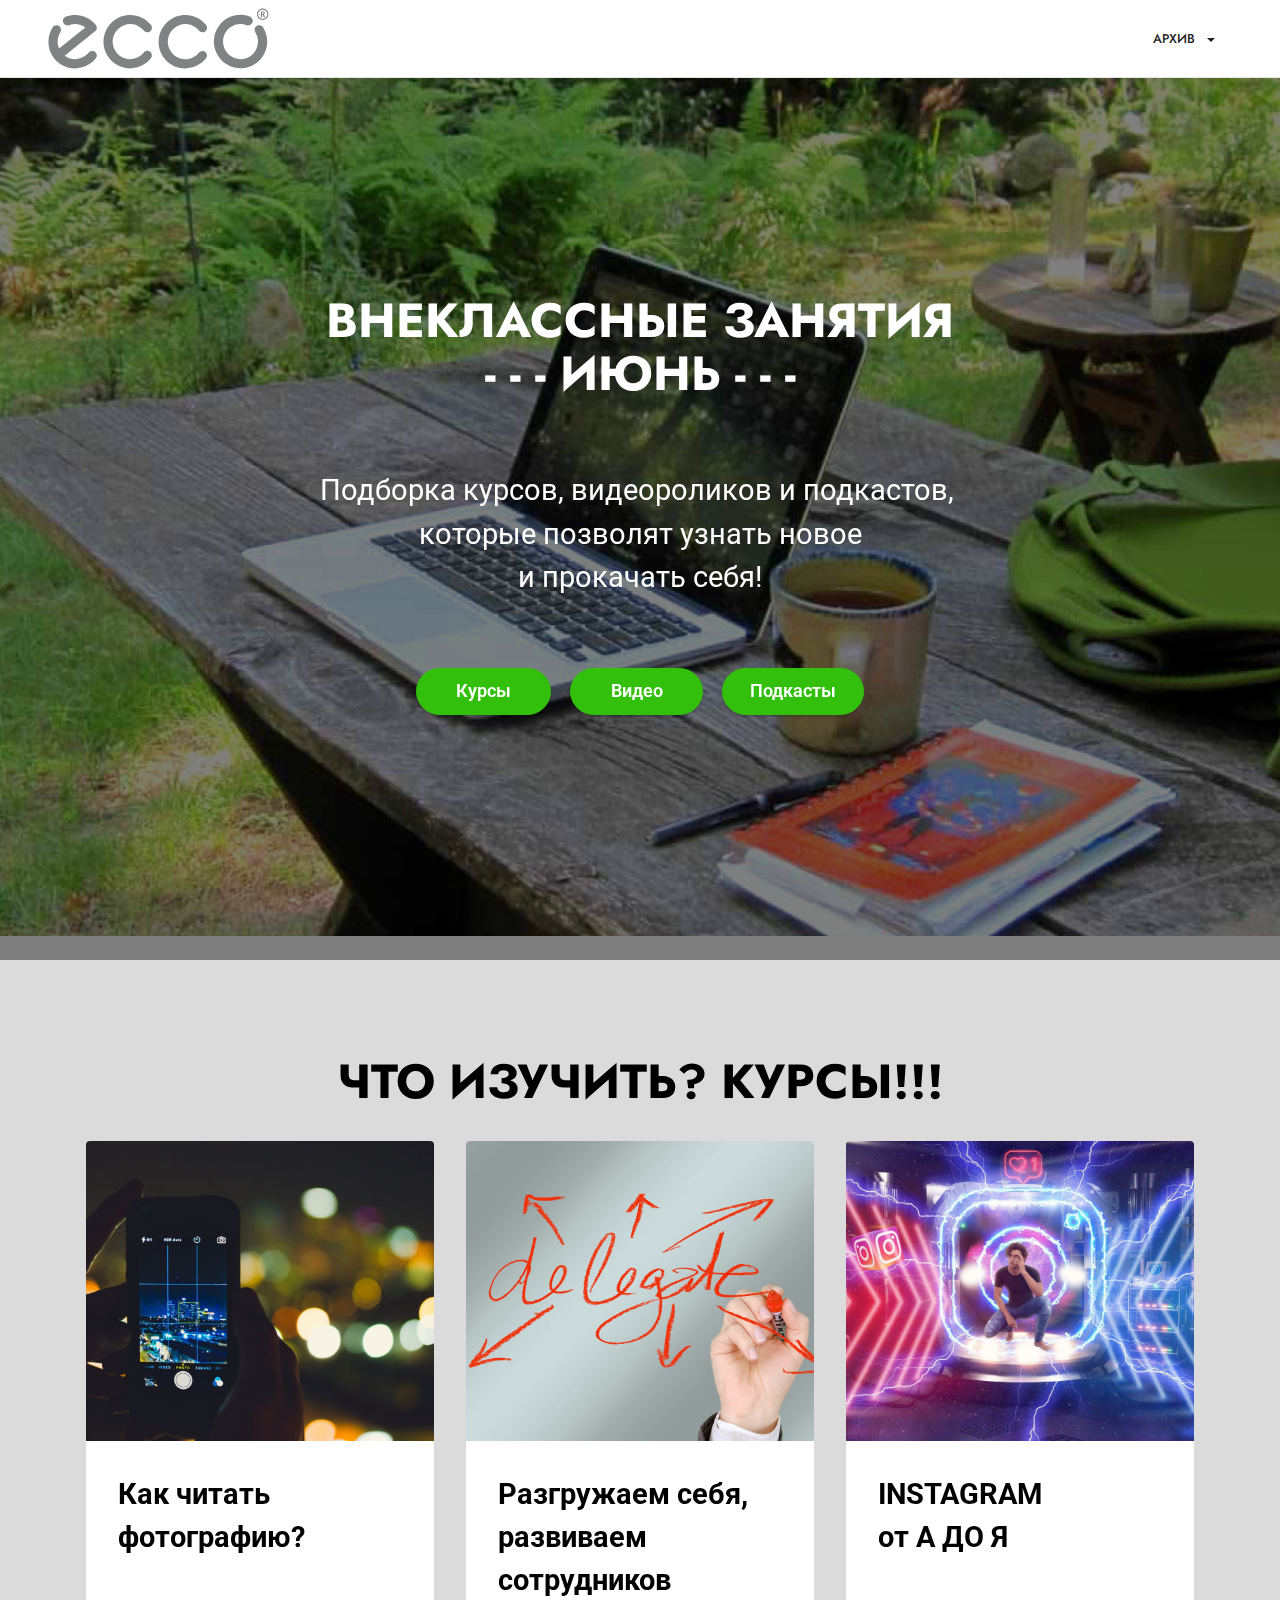
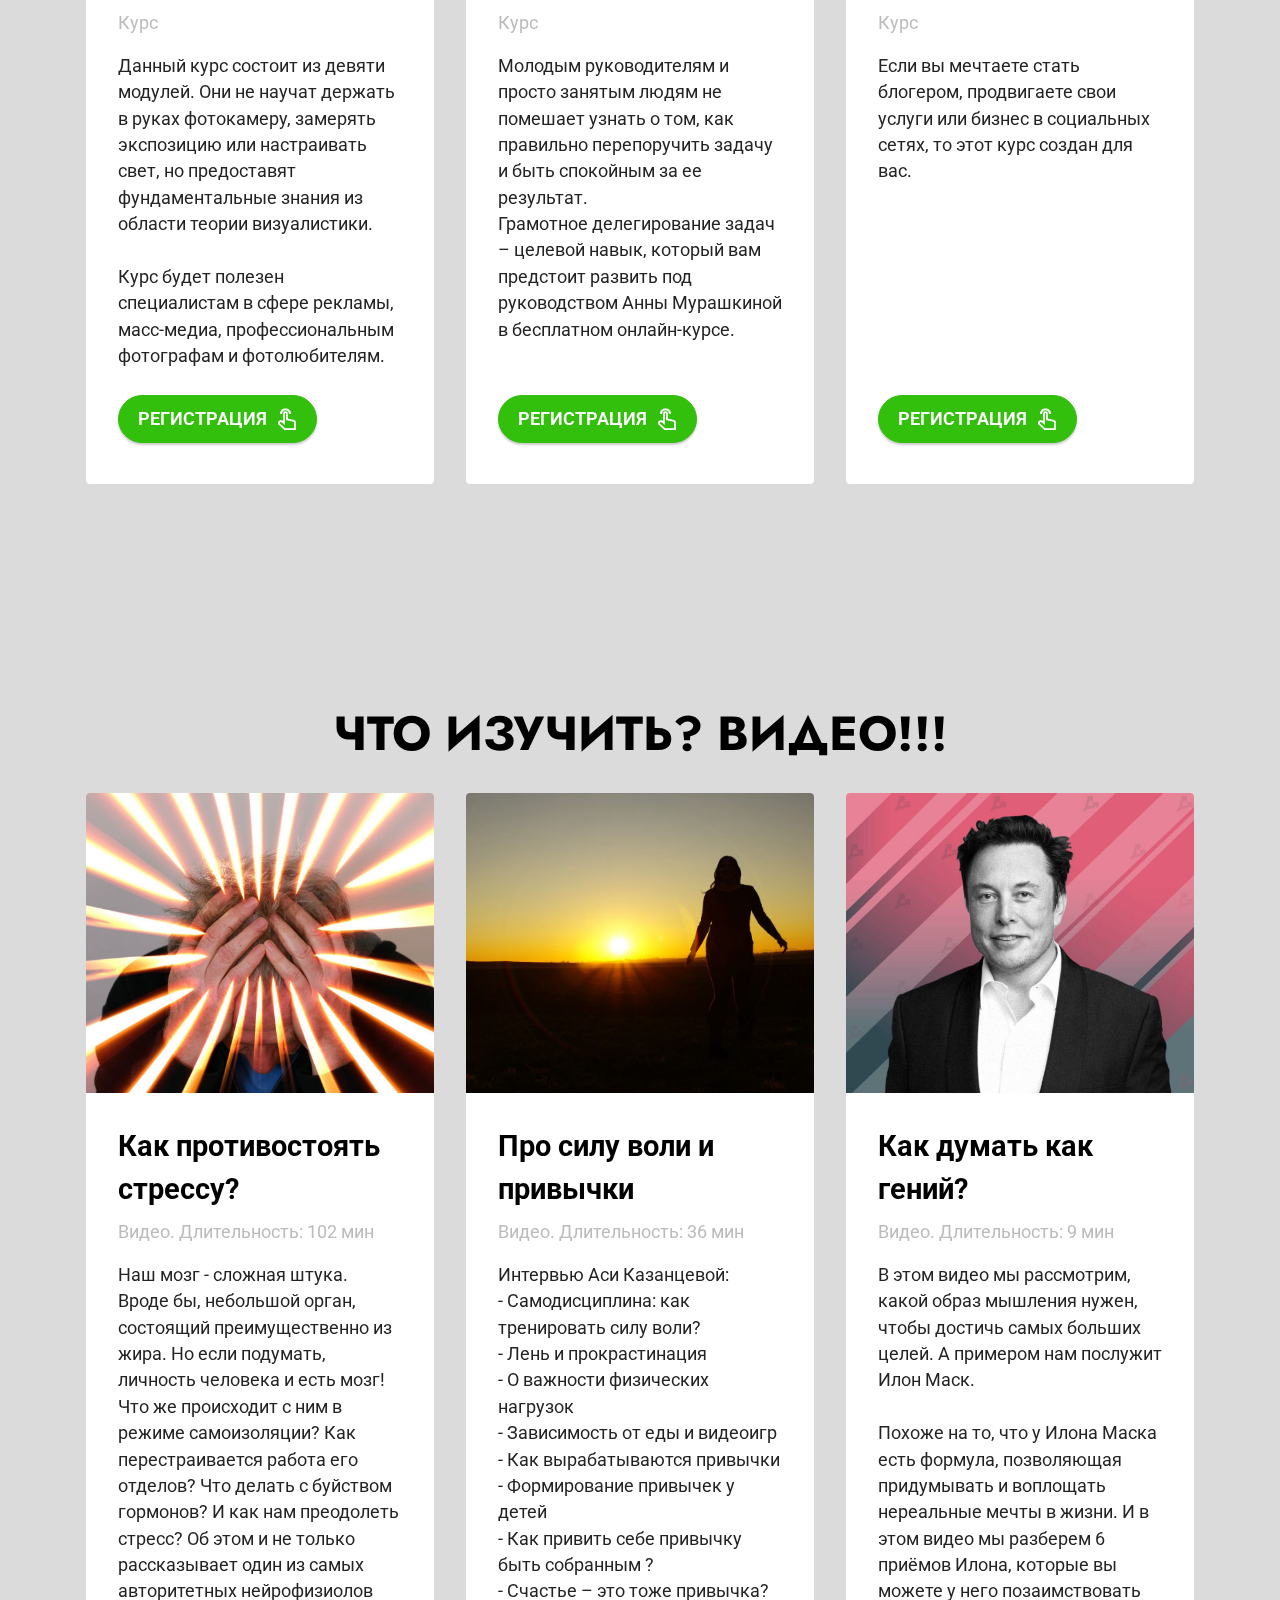
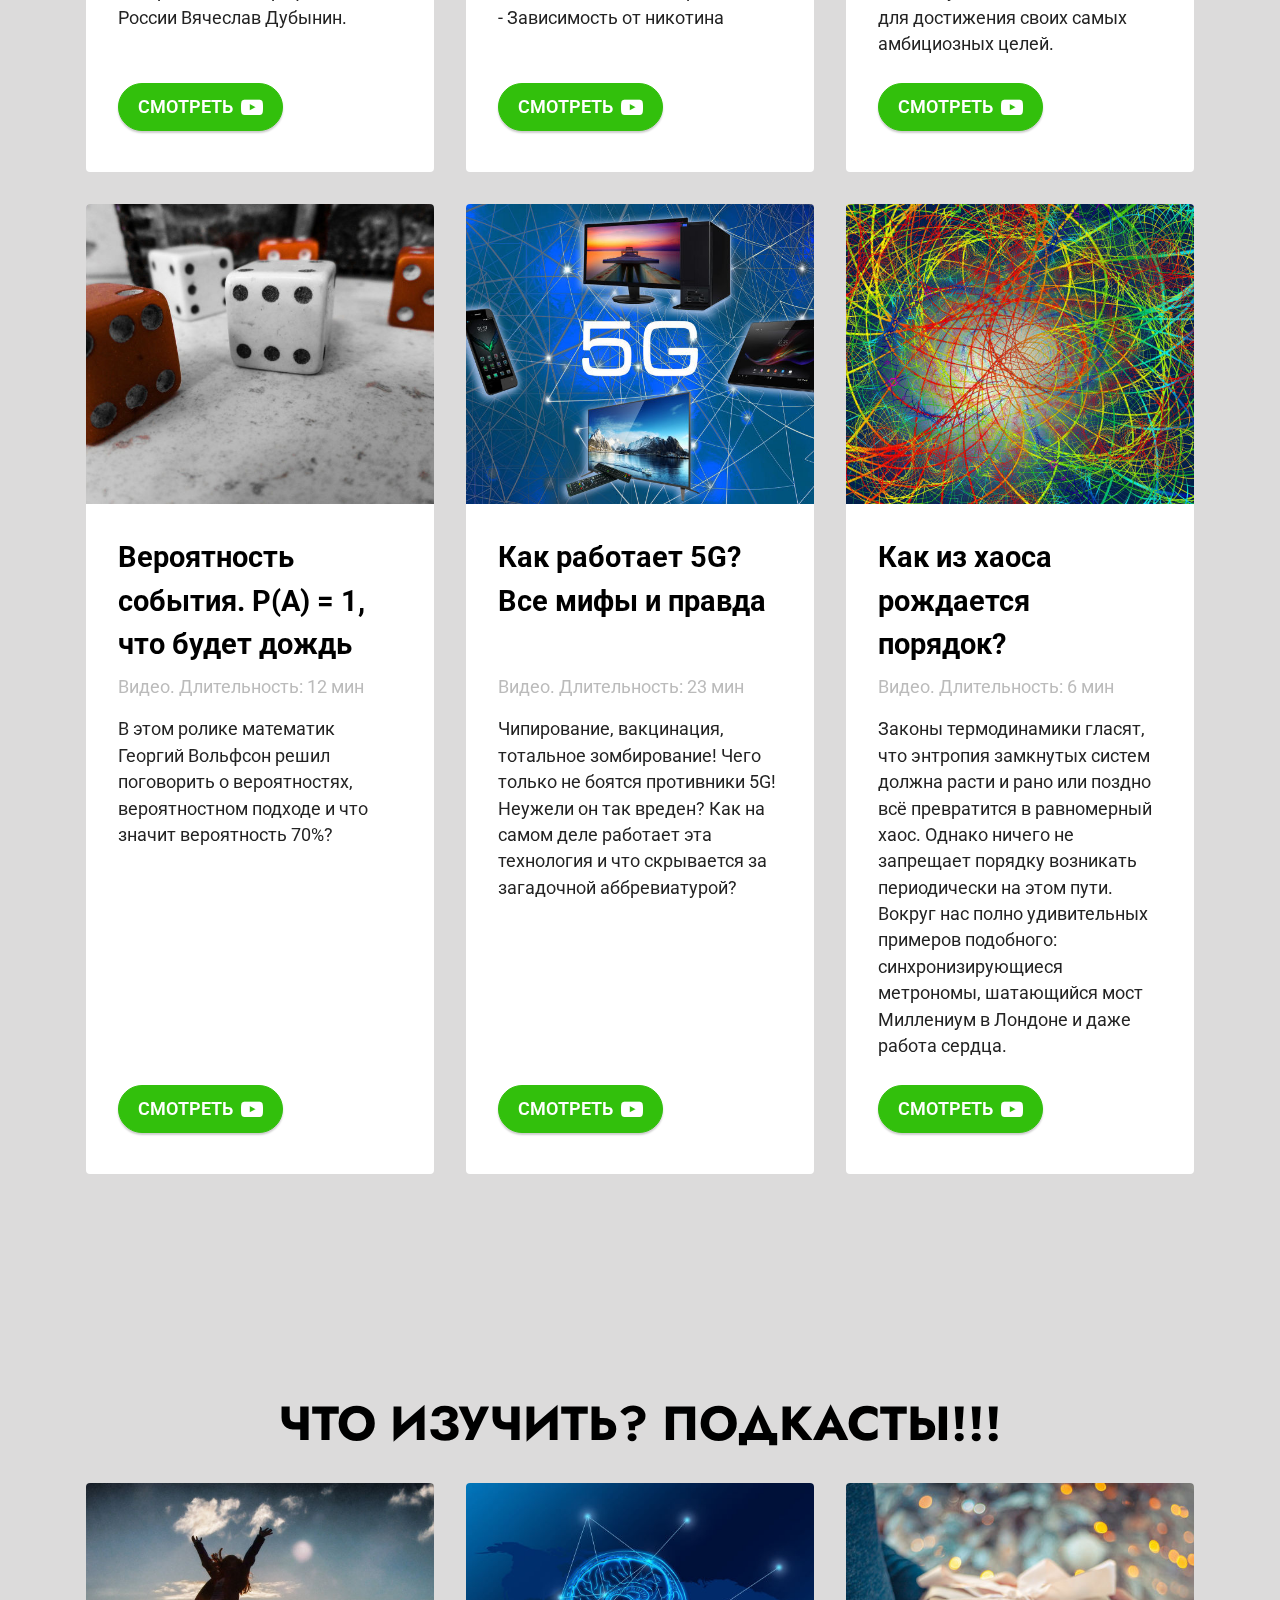
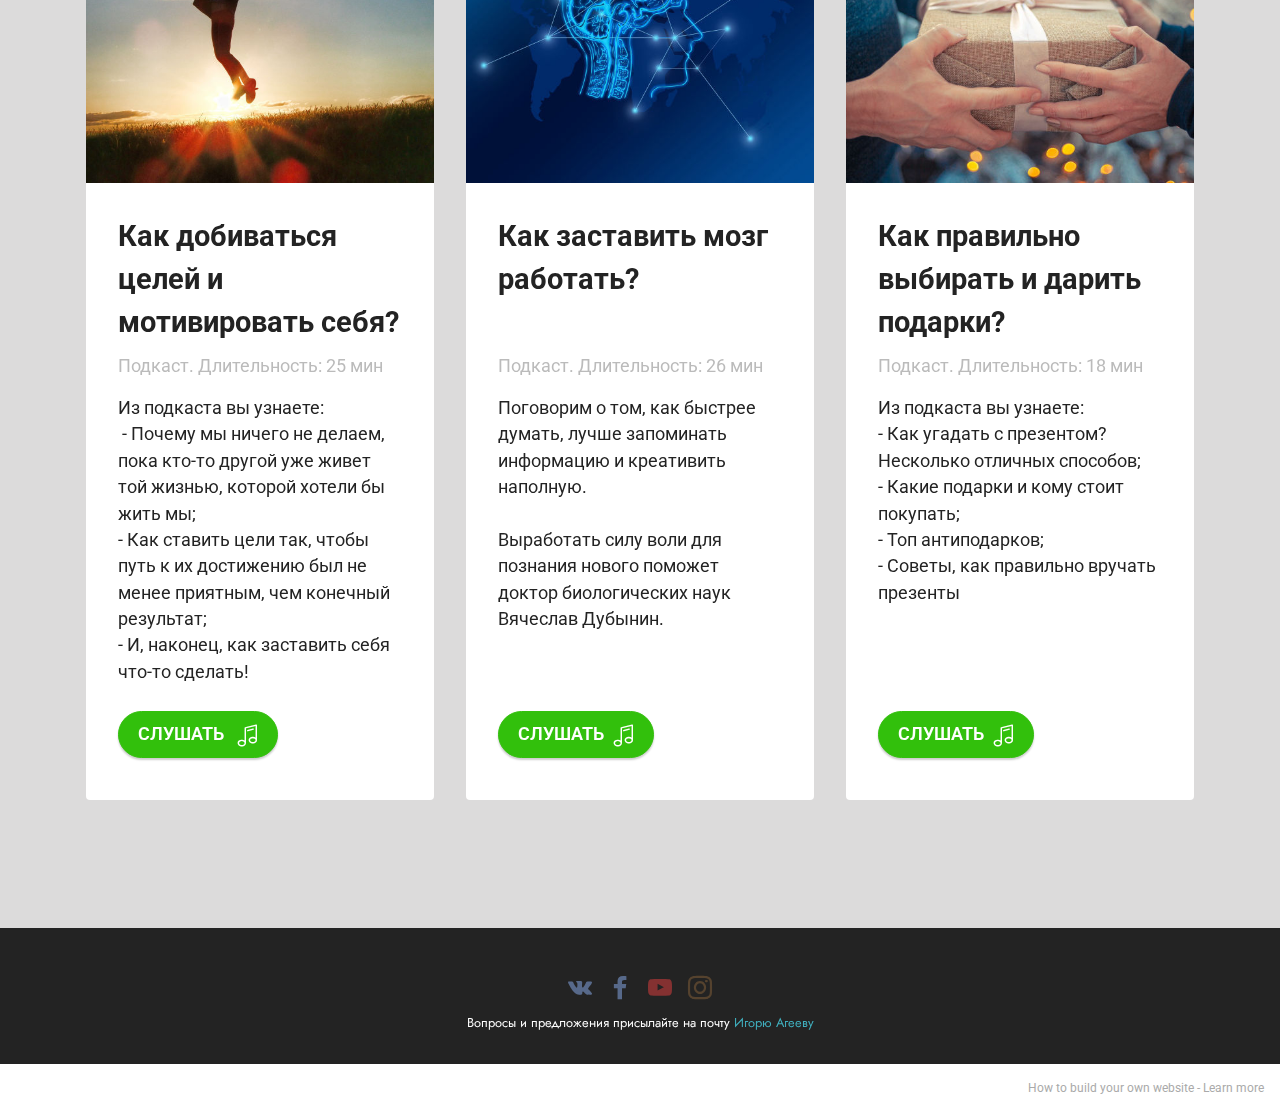
<file: june.html>
<!DOCTYPE html>
<html  >
<head>
  <!-- Site made with Mobirise Website Builder v5.3.0, https://mobirise.com -->
  <meta charset="UTF-8">
  <meta http-equiv="X-UA-Compatible" content="IE=edge">
  <meta name="generator" content="Mobirise v5.3.0, mobirise.com">
  <meta name="viewport" content="width=device-width, initial-scale=1, minimum-scale=1">
  <link rel="shortcut icon" href="assets/images/logo.svg" type="image/x-icon">
  <meta name="description" content="">
  
  
  <title>Дайджест - Июнь</title>
  <link rel="stylesheet" href="assets/web/assets/mobirise-icons2/mobirise2.css">
  <link rel="stylesheet" href="assets/web/assets/mobirise-icons-bold/mobirise-icons-bold.css">
  <link rel="stylesheet" href="assets/tether/tether.min.css">
  <link rel="stylesheet" href="assets/bootstrap/css/bootstrap.min.css">
  <link rel="stylesheet" href="assets/bootstrap/css/bootstrap-grid.min.css">
  <link rel="stylesheet" href="assets/bootstrap/css/bootstrap-reboot.min.css">
  <link rel="stylesheet" href="assets/dropdown/css/style.css">
  <link rel="stylesheet" href="assets/socicon/css/styles.css">
  <link rel="stylesheet" href="assets/theme/css/style.css">
  <link rel="preload" as="style" href="assets/mobirise/css/mbr-additional.css"><link rel="stylesheet" href="assets/mobirise/css/mbr-additional.css" type="text/css">
  
  
  
  
</head>
<body>

<!-- Analytics -->
<!-- Global site tag (gtag.js) - Google Analytics -->
<script async src="https://www.googletagmanager.com/gtag/js?id=G-QQ9KT3H9V8"></script>
<script>
  window.dataLayer = window.dataLayer || [];
  function gtag(){dataLayer.push(arguments);}
  gtag('js', new Date());

  gtag('config', 'G-QQ9KT3H9V8');
</script>

<!-- Yandex.Metrika counter -->
<script type="text/javascript" >
   (function(m,e,t,r,i,k,a){m[i]=m[i]||function(){(m[i].a=m[i].a||[]).push(arguments)};
   m[i].l=1*new Date();k=e.createElement(t),a=e.getElementsByTagName(t)[0],k.async=1,k.src=r,a.parentNode.insertBefore(k,a)})
   (window, document, "script", "https://mc.yandex.ru/metrika/tag.js", "ym");

   ym(73076005, "init", {
        clickmap:true,
        trackLinks:true,
        accurateTrackBounce:true,
        webvisor:true
   });
</script>
<noscript><div><img src="https://mc.yandex.ru/watch/73076005" style="position:absolute; left:-9999px;" alt="" /></div></noscript>
<!-- /Yandex.Metrika counter -->
<!-- /Analytics -->


  
  <section class="menu cid-syYCTW5cq0" once="menu" id="menu1-15">
    
    <nav class="navbar navbar-dropdown navbar-fixed-top navbar-expand-lg">
        <div class="container-fluid">
            <div class="navbar-brand">
                <span class="navbar-logo">
                    
                        <a href="#top"><img src="assets/images/logo.svg" alt="Наверх" style="height: 3.8rem;"></a>
                    
                </span>
                
            </div>
            <button class="navbar-toggler" type="button" data-toggle="collapse" data-target="#navbarSupportedContent" aria-controls="navbarNavAltMarkup" aria-expanded="false" aria-label="Toggle navigation">
                <div class="hamburger">
                    <span></span>
                    <span></span>
                    <span></span>
                    <span></span>
                </div>
            </button>
            <div class="collapse navbar-collapse" id="navbarSupportedContent">
                <ul class="navbar-nav nav-dropdown nav-right" data-app-modern-menu="true"><li class="nav-item dropdown"><a class="nav-link link text-black dropdown-toggle display-4" href="#" data-toggle="dropdown-submenu" aria-expanded="false">АРХИВ&nbsp;</a><div class="dropdown-menu"><a class="text-black dropdown-item text-primary display-4" href="june.html#top" target="_blank">Июнь 2021</a><a class="text-black dropdown-item text-primary display-4" href="may.html" target="_blank">Май 2021</a><a class="text-black dropdown-item text-primary display-4" href="april.html" target="_blank">Апрель 2021</a><a class="text-black dropdown-item text-primary display-4" href="march.html" target="_blank">Март 2021</a></div></li></ul>
                
                
            </div>
        </div>
    </nav>

</section>

<section class="header6 cid-syYCTX15j3 mbr-fullscreen mbr-parallax-background" id="header6-16">

    

    <div class="mbr-overlay" style="opacity: 0.5; background-color: rgb(0, 0, 0);"></div>

    <div class="align-center container">
        <div class="row justify-content-center">
            <div class="col-12 col-lg-10">
                <h1 class="mbr-section-title mbr-fonts-style mbr-white mb-3 display-2"><strong>ВНЕКЛАССНЫЕ ЗАНЯТИЯ</strong><br><strong>- - - ИЮНЬ - - -<br></strong><strong><br></strong></h1>
                
                <p class="mbr-text mbr-white mbr-fonts-style display-5">
                    Подборка курсов, видеороликов и подкастов,&nbsp;<br>которые позволят узнать новое <br>и прокачать себя!<br><br></p>
                <div class="mbr-section-btn mt-3"><a class="btn btn-primary display-7" href="index.html#features4-17">&nbsp; &nbsp; &nbsp;Курсы&nbsp; &nbsp; &nbsp;</a> <a class="btn btn-primary display-7" href="index.html#features4-18">&nbsp; &nbsp; &nbsp;Видео&nbsp; &nbsp; &nbsp;</a> <a class="btn btn-primary display-7" href="index.html#features4-19">&nbsp; Подкасты&nbsp;&nbsp;</a></div>
            </div>
        </div>
    </div>
</section>

<section class="features4 cid-syYCTXKIkO" id="features4-17">
    
    
    <div class="container">
        <div class="mbr-section-head">
            <h4 class="mbr-section-title mbr-fonts-style align-center mb-0 display-2">
                <strong>ЧТО ИЗУЧИТЬ?&nbsp;</strong><strong>КУРСЫ!!!</strong></h4>
            
        </div>
        <div class="row mt-4">
            
            
            <div class="item features-image сol-12 col-md-6 col-lg-4 active">
                <div class="item-wrapper">
                    <div class="item-img">
                        <img src="assets/images/mbr-692x460.jpg" alt="" title="" data-slide-to="0">
                    </div>
                    <div class="item-content">
                        <h5 class="item-title mbr-fonts-style display-5"><strong>Как читать фотографию?</strong><br><strong><br></strong></h5>
                        <h6 class="item-subtitle mbr-fonts-style mt-1 display-7">Курс</h6>
                        <p class="mbr-text mbr-fonts-style mt-3 display-7">Данный курс состоит из девяти модулей. Они не научат держать в руках фотокамеру, замерять экспозицию или настраивать свет, но предоставят фундаментальные знания из области теории визуалистики.<br><br>Курс будет полезен специалистам в сфере рекламы, масс-медиа, профессиональным фотографам и фотолюбителям.<br></p>
                    </div>
                    <div class="mbr-section-btn item-footer mt-2"><a href="https://openedu.ru/course/ssau/PHOTO/" class="btn item-btn btn-primary display-7" target="_blank"><span class="mobi-mbri mobi-mbri-touch mbr-iconfont mbr-iconfont-btn"></span>РЕГИСТРАЦИЯ</a></div>
                </div>
            </div><div class="item features-image сol-12 col-md-6 col-lg-4">
                <div class="item-wrapper">
                    <div class="item-img">
                        <img src="assets/images/mbr-692x488.jpg" alt="" title="" data-slide-to="1">
                    </div>
                    <div class="item-content">
                        <h5 class="item-title mbr-fonts-style display-5"><strong>Разгружаем себя, развиваем сотрудников</strong><strong><br></strong></h5>
                        <h6 class="item-subtitle mbr-fonts-style mt-1 display-7">Курс</h6>
                        <p class="mbr-text mbr-fonts-style mt-3 display-7">Молодым руководителям и просто занятым людям не помешает узнать о том, как правильно перепоручить задачу и быть спокойным за ее результат. <br>Грамотное делегирование задач – целевой навык, который вам предстоит развить под руководством Анны Мурашкиной в бесплатном онлайн-курсе.</p>
                    </div>
                    <div class="mbr-section-btn item-footer mt-2"><a href="https://talentedme.ru/learning/course/course61/index" class="btn item-btn btn-primary display-7" target="_blank"><span class="mobi-mbri mobi-mbri-touch mbr-iconfont mbr-iconfont-btn"></span>РЕГИСТРАЦИЯ</a></div>
                </div>
            </div><div class="item features-image сol-12 col-md-6 col-lg-4">
                <div class="item-wrapper">
                    <div class="item-img">
                        <img src="assets/images/mbr-692x389.jpg" alt="" title="" data-slide-to="2">
                    </div>
                    <div class="item-content">
                        <h5 class="item-title mbr-fonts-style display-5"><strong>INSTAGRAM </strong><br><strong>от А ДО Я</strong><br><strong><br></strong></h5>
                        <h6 class="item-subtitle mbr-fonts-style mt-1 display-7">Курс</h6>
                        <p class="mbr-text mbr-fonts-style mt-3 display-7">Если вы мечтаете стать блогером, продвигаете свои услуги или бизнес в социальных сетях, то этот курс создан для вас.</p>
                    </div>
                    <div class="mbr-section-btn item-footer mt-2"><a href="https://gb.ru/courses/1165" class="btn item-btn btn-primary display-7" target="_blank"><span class="mobi-mbri mobi-mbri-touch mbr-iconfont mbr-iconfont-btn"></span>РЕГИСТРАЦИЯ</a></div>
                </div>
            </div>

        </div>
    </div>
</section>

<section class="features4 cid-syYCTZ9PLc" id="features4-18">
    
    
    <div class="container">
        <div class="mbr-section-head">
            <h4 class="mbr-section-title mbr-fonts-style align-center mb-0 display-2"><strong>ЧТО ИЗУЧИТЬ? ВИДЕО!!!</strong></h4>
            
        </div>
        <div class="row mt-4">
            <div class="item features-image сol-12 col-md-6 col-lg-4 active">
                <div class="item-wrapper">
                    <div class="item-img">
                        <img src="assets/images/mbr-692x466.jpg" alt="" title="" data-slide-to="0">
                    </div>
                    <div class="item-content">
                        <h5 class="item-title mbr-fonts-style display-5"><strong>Как противостоять стрессу?</strong><strong><br></strong></h5>
                        <h6 class="item-subtitle mbr-fonts-style mt-1 display-7">Видео. Длительность: 102 мин</h6>
                        <p class="mbr-text mbr-fonts-style mt-3 display-7">Наш мозг - сложная штука. Вроде бы, небольшой орган, состоящий преимущественно из жира. Но если подумать, личность человека и есть мозг! Что же происходит с ним в режиме самоизоляции? Как перестраивается работа его отделов? Что делать с буйством гормонов? И как нам преодолеть стресс? Об этом и не только рассказывает один из самых авторитетных нейрофизиолов России Вячеслав Дубынин.</p>
                    </div>
                    <div class="mbr-section-btn item-footer mt-2"><a href="https://www.youtube.com/watch?app=desktop&v=DaG_WVb8h70" class="btn item-btn btn-primary display-7" target="_blank"><span class="socicon socicon-youtube mbr-iconfont mbr-iconfont-btn"></span>СМОТРЕТЬ</a></div>
                </div>
            </div><div class="item features-image сol-12 col-md-6 col-lg-4">
                <div class="item-wrapper">
                    <div class="item-img">
                        <img src="assets/images/mbr-1-692x389.jpg" alt="" title="" data-slide-to="1">
                    </div>
                    <div class="item-content">
                        <h5 class="item-title mbr-fonts-style display-5"><strong>Про силу воли и привычки</strong></h5>
                        <h6 class="item-subtitle mbr-fonts-style mt-1 display-7">Видео. Длительность: 36 мин</h6>
                        <p class="mbr-text mbr-fonts-style mt-3 display-7">Интервью Аси Казанцевой:<br>- Самодисциплина: как тренировать силу воли?&nbsp;<br>- Лень и прокрастинация
<br>- О важности физических нагрузок
<br>- Зависимость от еды и видеоигр
<br>- Как вырабатываются привычки
<br>- Формирование привычек у детей
<br>- Как привить себе привычку быть собранным ?<br>- Счастье – это тоже привычка?
<br>- Зависимость от никотина</p>
                    </div>
                    <div class="mbr-section-btn item-footer mt-2"><a href="https://www.youtube.com/watch?v=ap-jAOi7yCU" class="btn item-btn btn-primary display-7" target="_blank"><span class="socicon socicon-youtube mbr-iconfont mbr-iconfont-btn"></span>СМОТРЕТЬ</a></div>
                </div>
            </div><div class="item features-image сol-12 col-md-6 col-lg-4">
                <div class="item-wrapper">
                    <div class="item-img">
                        <img src="assets/images/musk-1-692x554.jpg" alt="" title="" data-slide-to="2">
                    </div>
                    <div class="item-content">
                        <h5 class="item-title mbr-fonts-style display-5"><strong>Как думать как гений?</strong></h5>
                        <h6 class="item-subtitle mbr-fonts-style mt-1 display-7">Видео. Длительность: 9 мин</h6>
                        <p class="mbr-text mbr-fonts-style mt-3 display-7">В этом видео мы рассмотрим, какой образ мышления нужен, чтобы достичь самых больших целей. А примером нам послужит Илон Маск.
<br><br>Похоже на то, что у Илона Маска есть формула, позволяющая придумывать и воплощать нереальные мечты в жизни. И в этом видео мы разберем 6 приёмов Илона, которые вы можете у него позаимствовать для достижения своих самых амбициозных целей.&nbsp;</p>
                    </div>
                    <div class="mbr-section-btn item-footer mt-2"><a href="https://www.youtube.com/watch?app=desktop&v=c4h3PPxxG6c" class="btn item-btn btn-primary display-7" target="_blank"><span class="socicon socicon-youtube mbr-iconfont mbr-iconfont-btn"></span>СМОТРЕТЬ</a></div>
                </div>
            </div>
            <div class="item features-image сol-12 col-md-6 col-lg-4">
                <div class="item-wrapper">
                    <div class="item-img">
                        <img src="assets/images/mbr-1-692x519.jpg" alt="" title="" data-slide-to="3">
                    </div>
                    <div class="item-content">
                        <h5 class="item-title mbr-fonts-style display-5"><strong>Вероятность события. P(A) = 1, что будет дождь</strong></h5>
                        <h6 class="item-subtitle mbr-fonts-style mt-1 display-7">Видео. Длительность: 12 мин</h6>
                        <p class="mbr-text mbr-fonts-style mt-3 display-7">В этом ролике математик Георгий Вольфсон решил поговорить о вероятностях, вероятностном подходе и что значит вероятность 70%?</p>
                    </div>
                    <div class="mbr-section-btn item-footer mt-2"><a href="https://www.youtube.com/watch?app=desktop&v=NDYhxWo3Lu4" class="btn item-btn btn-primary display-7" target="_blank"><span class="socicon socicon-youtube mbr-iconfont mbr-iconfont-btn"></span>СМОТРЕТЬ</a></div>
                </div>
            </div><div class="item features-image сol-12 col-md-6 col-lg-4">
                <div class="item-wrapper">
                    <div class="item-img">
                        <img src="assets/images/mbr-2-692x519.jpg" alt="" title="" data-slide-to="4">
                    </div>
                    <div class="item-content">
                        <h5 class="item-title mbr-fonts-style display-5"><strong>Как работает 5G? Все мифы и правда</strong><br><strong><br></strong></h5>
                        <h6 class="item-subtitle mbr-fonts-style mt-1 display-7">Видео. Длительность: 23 мин</h6>
                        <p class="mbr-text mbr-fonts-style mt-3 display-7">Чипирование, вакцинация, тотальное зомбирование! Чего только не боятся противники 5G! Неужели он так вреден? Как на самом деле работает эта технология и что скрывается за загадочной аббревиатурой?&nbsp;<br></p>
                    </div>
                    <div class="mbr-section-btn item-footer mt-2"><a href="https://www.youtube.com/watch?app=desktop&v=WqTx3c1EGbw" class="btn item-btn btn-primary display-7" target="_blank"><span class="socicon socicon-youtube mbr-iconfont mbr-iconfont-btn"></span>СМОТРЕТЬ</a></div>
                </div>
            </div><div class="item features-image сol-12 col-md-6 col-lg-4">
                <div class="item-wrapper">
                    <div class="item-img">
                        <img src="assets/images/mbr-1-692x460.jpg" alt="" title="" data-slide-to="5">
                    </div>
                    <div class="item-content">
                        <h5 class="item-title mbr-fonts-style display-5"><strong>Как из хаоса рождается порядок?
</strong></h5>
                        <h6 class="item-subtitle mbr-fonts-style mt-1 display-7">Видео. Длительность: 6 мин</h6>
                        <p class="mbr-text mbr-fonts-style mt-3 display-7">Законы термодинамики гласят, что энтропия замкнутых систем должна расти и рано или поздно всё превратится в равномерный хаос. Однако ничего не запрещает порядку возникать периодически на этом пути. Вокруг нас полно удивительных примеров подобного: синхронизирующиеся метрономы, шатающийся мост Миллениум в Лондоне и даже работа сердца.</p>
                    </div>
                    <div class="mbr-section-btn item-footer mt-2"><a href="https://www.youtube.com/watch?app=desktop&v=HmmYtopGx7Y" class="btn item-btn btn-primary display-7" target="_blank"><span class="socicon socicon-youtube mbr-iconfont mbr-iconfont-btn"></span>СМОТРЕТЬ</a></div>
                </div>
            </div>
            

        </div>
    </div>
</section>

<section class="features4 cid-syYCU12gvm" id="features4-19">
    
    
    <div class="container">
        <div class="mbr-section-head">
            <h4 class="mbr-section-title mbr-fonts-style align-center mb-0 display-2">
                <strong>ЧТО ИЗУЧИТЬ? ПОДКАСТЫ!!!</strong></h4>
            
        </div>
        <div class="row mt-4">
            
            <div class="item features-image сol-12 col-md-6 col-lg-4 active">
                <div class="item-wrapper">
                    <div class="item-img">
                        <img src="assets/images/mbr-3-692x519.jpg" alt="" title="" data-slide-to="0">
                    </div>
                    <div class="item-content">
                        <h5 class="item-title mbr-fonts-style display-5"><div><strong>Как добиваться целей и мотивировать себя?</strong></div></h5>
                        <h6 class="item-subtitle mbr-fonts-style mt-1 display-7">Подкаст. Длительность: 25 мин</h6>
                        <p class="mbr-text mbr-fonts-style mt-3 display-7">Из подкаста вы узнаете:<br>&nbsp;- Почему мы ничего не делаем, пока кто-то другой уже живет той жизнью, которой хотели бы жить мы;<br>- Как ставить цели так, чтобы путь к их достижению был не менее приятным, чем конечный результат;<br>- И, наконец, как заставить себя что-то сделать!</p>
                    </div>
                    <div class="mbr-section-btn item-footer mt-2"><a href="https://music.yandex.ru/album/9469938/track/82079482" class="btn item-btn btn-primary display-7" target="_blank"><span class="mbrib-music mbr-iconfont mbr-iconfont-btn"></span>СЛУШАТЬ&nbsp;</a></div>
                </div>
            </div><div class="item features-image сol-12 col-md-6 col-lg-4">
                <div class="item-wrapper">
                    <div class="item-img">
                        <img src="assets/images/mbr-3-692x461.jpg" alt="" title="" data-slide-to="1">
                    </div>
                    <div class="item-content">
                        <h5 class="item-title mbr-fonts-style display-5"><strong>Как заставить мозг работать?</strong><br><strong><br></strong></h5>
                        <h6 class="item-subtitle mbr-fonts-style mt-1 display-7">Подкаст. Длительность: 26 мин</h6>
                        <p class="mbr-text mbr-fonts-style mt-3 display-7">Поговорим о том, как быстрее думать, лучше запоминать информацию и креативить наполную.<br><br>Выработать силу воли для познания нового поможет доктор биологических наук Вячеслав Дубынин.</p>
                    </div>
                    <div class="mbr-section-btn item-footer mt-2"><a href="https://music.yandex.ru/album/9469938/track/83957047" class="btn item-btn btn-primary display-7" target="_blank"><span class="mbrib-music mbr-iconfont mbr-iconfont-btn"></span>СЛУШАТЬ</a></div>
                </div>
            </div>
            <div class="item features-image сol-12 col-md-6 col-lg-4">
                <div class="item-wrapper">
                    <div class="item-img">
                        <img src="assets/images/mbr-4-692x461.jpg" alt="" title="">
                    </div>
                    <div class="item-content">
                        <h5 class="item-title mbr-fonts-style display-5"><strong>Как правильно выбирать и дарить подарки?</strong><strong><br></strong></h5>
                        <h6 class="item-subtitle mbr-fonts-style mt-1 display-7">Подкаст. Длительность: 18 мин</h6>
                        <p class="mbr-text mbr-fonts-style mt-3 display-7">Из подкаста вы узнаете:<br>- Как угадать с презентом? Несколько отличных способов;<br>- Какие подарки и кому стоит покупать;<br>- Топ антиподарков;<br>- Советы, как правильно вручать презенты</p>
                    </div>
                    <div class="mbr-section-btn item-footer mt-2"><a href="https://music.yandex.ru/album/9469938/track/60966943" class="btn item-btn btn-primary display-7" target="_blank"><span class="mbrib-music mbr-iconfont mbr-iconfont-btn"></span>СЛУШАТЬ</a></div>
                </div>
            </div>

        </div>
    </div>
</section>

<section class="footer3 cid-syYCU2ocVL" once="footers" id="footer3-1a">

    

    

    <div class="container">
        <div class="media-container-row align-center mbr-white">
            <div class="row row-links">
                <ul class="foot-menu">
                    
                    
                    
                    
                    
                <li class="foot-menu-item mbr-fonts-style display-7"></li><li class="foot-menu-item mbr-fonts-style display-7"></li><li class="foot-menu-item mbr-fonts-style display-7"></li></ul>
            </div>
            <div class="row social-row">
                <div class="social-list align-right pb-2">
                    
                    
                    
                    
                    
                    
                <div class="soc-item">
                        <a href="https://twitter.com/mobirise" target="_blank">
                            <span class="mbr-iconfont mbr-iconfont-social socicon-vkontakte socicon" style="color: rgb(140, 175, 240); fill: rgb(140, 175, 240);"></span>
                        </a>
                    </div><div class="soc-item">
                        <a href="https://www.facebook.com/pages/Mobirise/1616226671953247" target="_blank">
                            <span class="mbr-iconfont mbr-iconfont-social socicon-facebook socicon" style="color: rgb(140, 175, 240); fill: rgb(140, 175, 240);"></span>
                        </a>
                    </div><div class="soc-item">
                        <a href="https://www.youtube.com/c/mobirise" target="_blank">
                            <span class="mbr-iconfont mbr-iconfont-social socicon-youtube socicon" style="color: rgb(228, 63, 63); fill: rgb(228, 63, 63);"></span>
                        </a>
                    </div><div class="soc-item">
                        <a href="https://instagram.com/mobirise" target="_blank">
                            <span class="mbr-iconfont mbr-iconfont-social socicon-instagram socicon" style="color: rgb(136, 98, 57); fill: rgb(136, 98, 57);"></span>
                        </a>
                    </div></div>
            </div>
            <div class="row row-copirayt">
                <p class="mbr-text mb-0 mbr-fonts-style mbr-white align-center display-4">
                    Вопросы и предложения присылайте на почту <a href="mailto:i.ageev@ecco-ros.ru" class="text-success">Игорю Агееву</a></p>
            </div>
        </div>
    </div>
</section><section style="background-color: #fff; font-family: -apple-system, BlinkMacSystemFont, 'Segoe UI', 'Roboto', 'Helvetica Neue', Arial, sans-serif; color:#aaa; font-size:12px; padding: 0; align-items: center; display: flex;"><a href="https://mobirise.site/b" style="flex: 1 1; height: 3rem; padding-left: 1rem;"></a><p style="flex: 0 0 auto; margin:0; padding-right:1rem;">How to build your own website - <a href="https://mobirise.site/x" style="color:#aaa;">Learn more</a></p></section><script src="assets/web/assets/jquery/jquery.min.js"></script>  <script src="assets/popper/popper.min.js"></script>  <script src="assets/tether/tether.min.js"></script>  <script src="assets/bootstrap/js/bootstrap.min.js"></script>  <script src="assets/smoothscroll/smooth-scroll.js"></script>  <script src="assets/dropdown/js/nav-dropdown.js"></script>  <script src="assets/dropdown/js/navbar-dropdown.js"></script>  <script src="assets/touchswipe/jquery.touch-swipe.min.js"></script>  <script src="assets/parallax/jarallax.min.js"></script>  <script src="assets/theme/js/script.js"></script>  
  
  
</body>
</html>
</file>
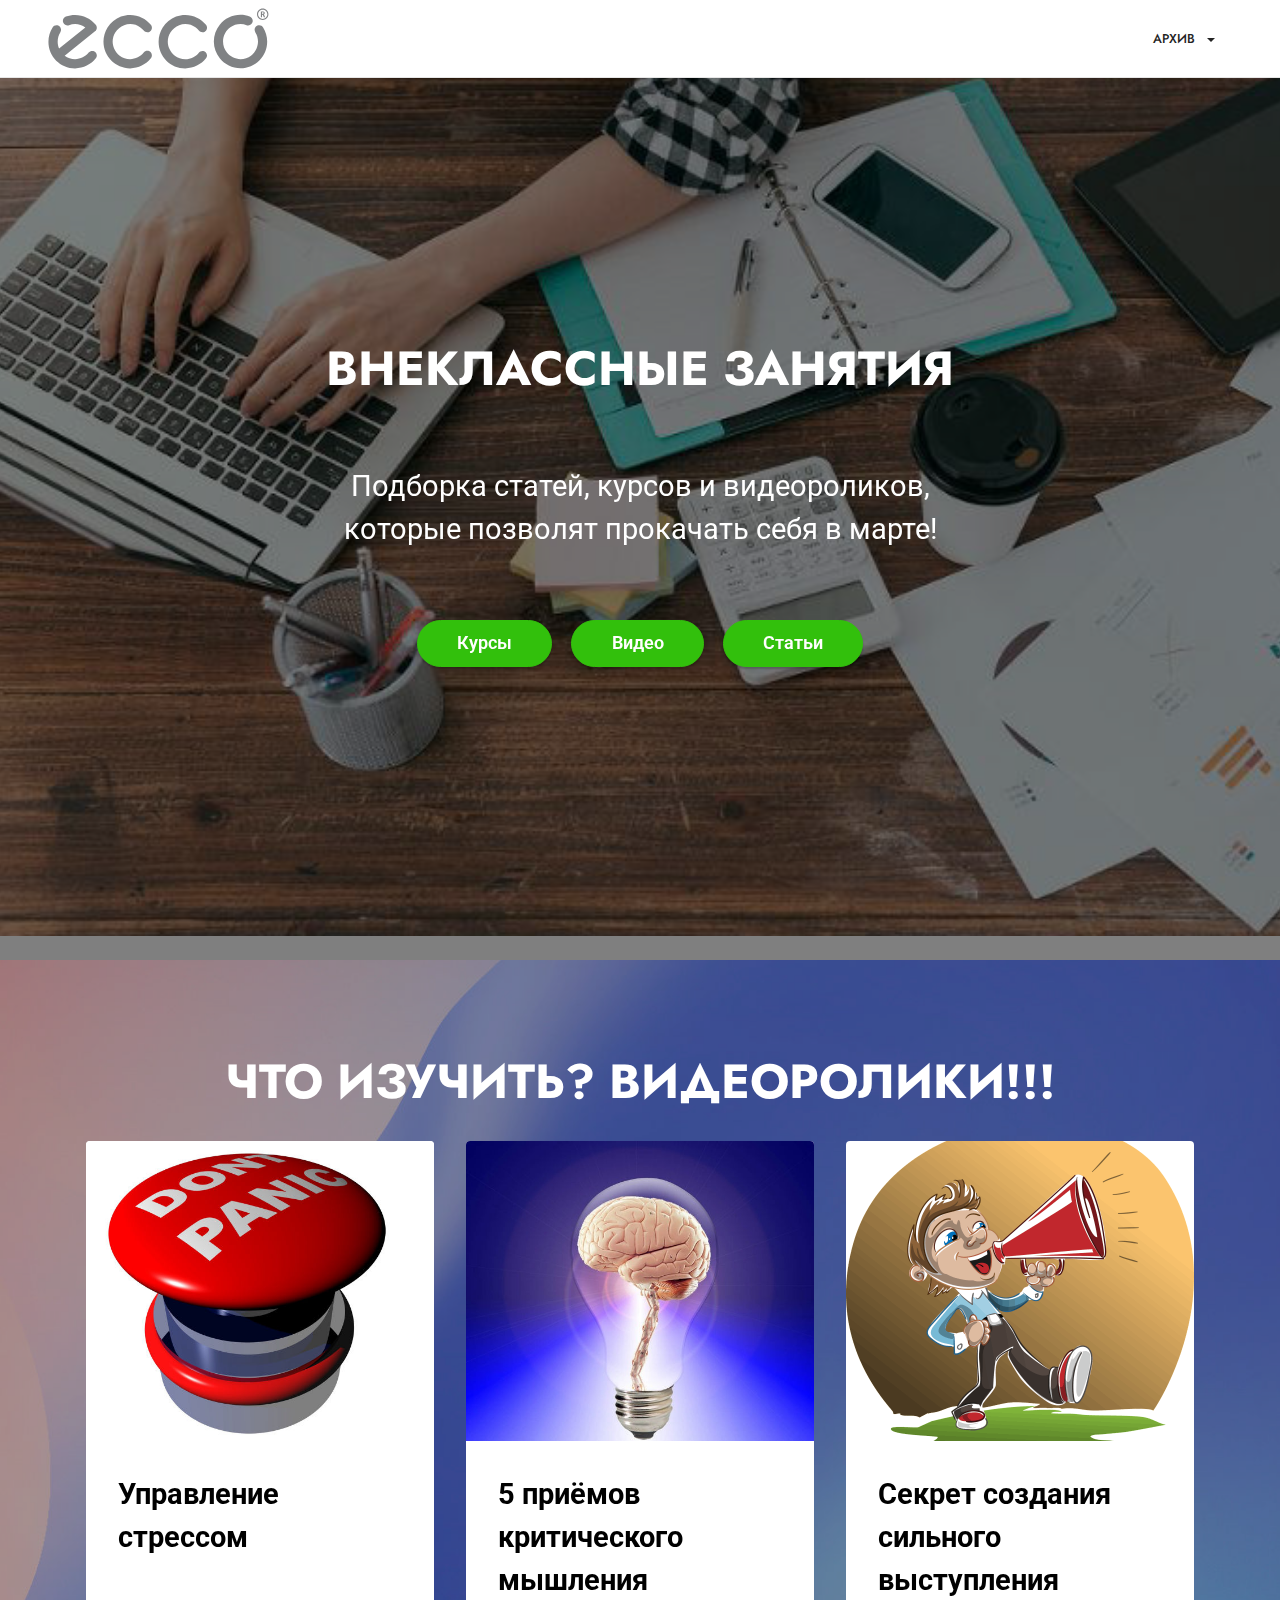
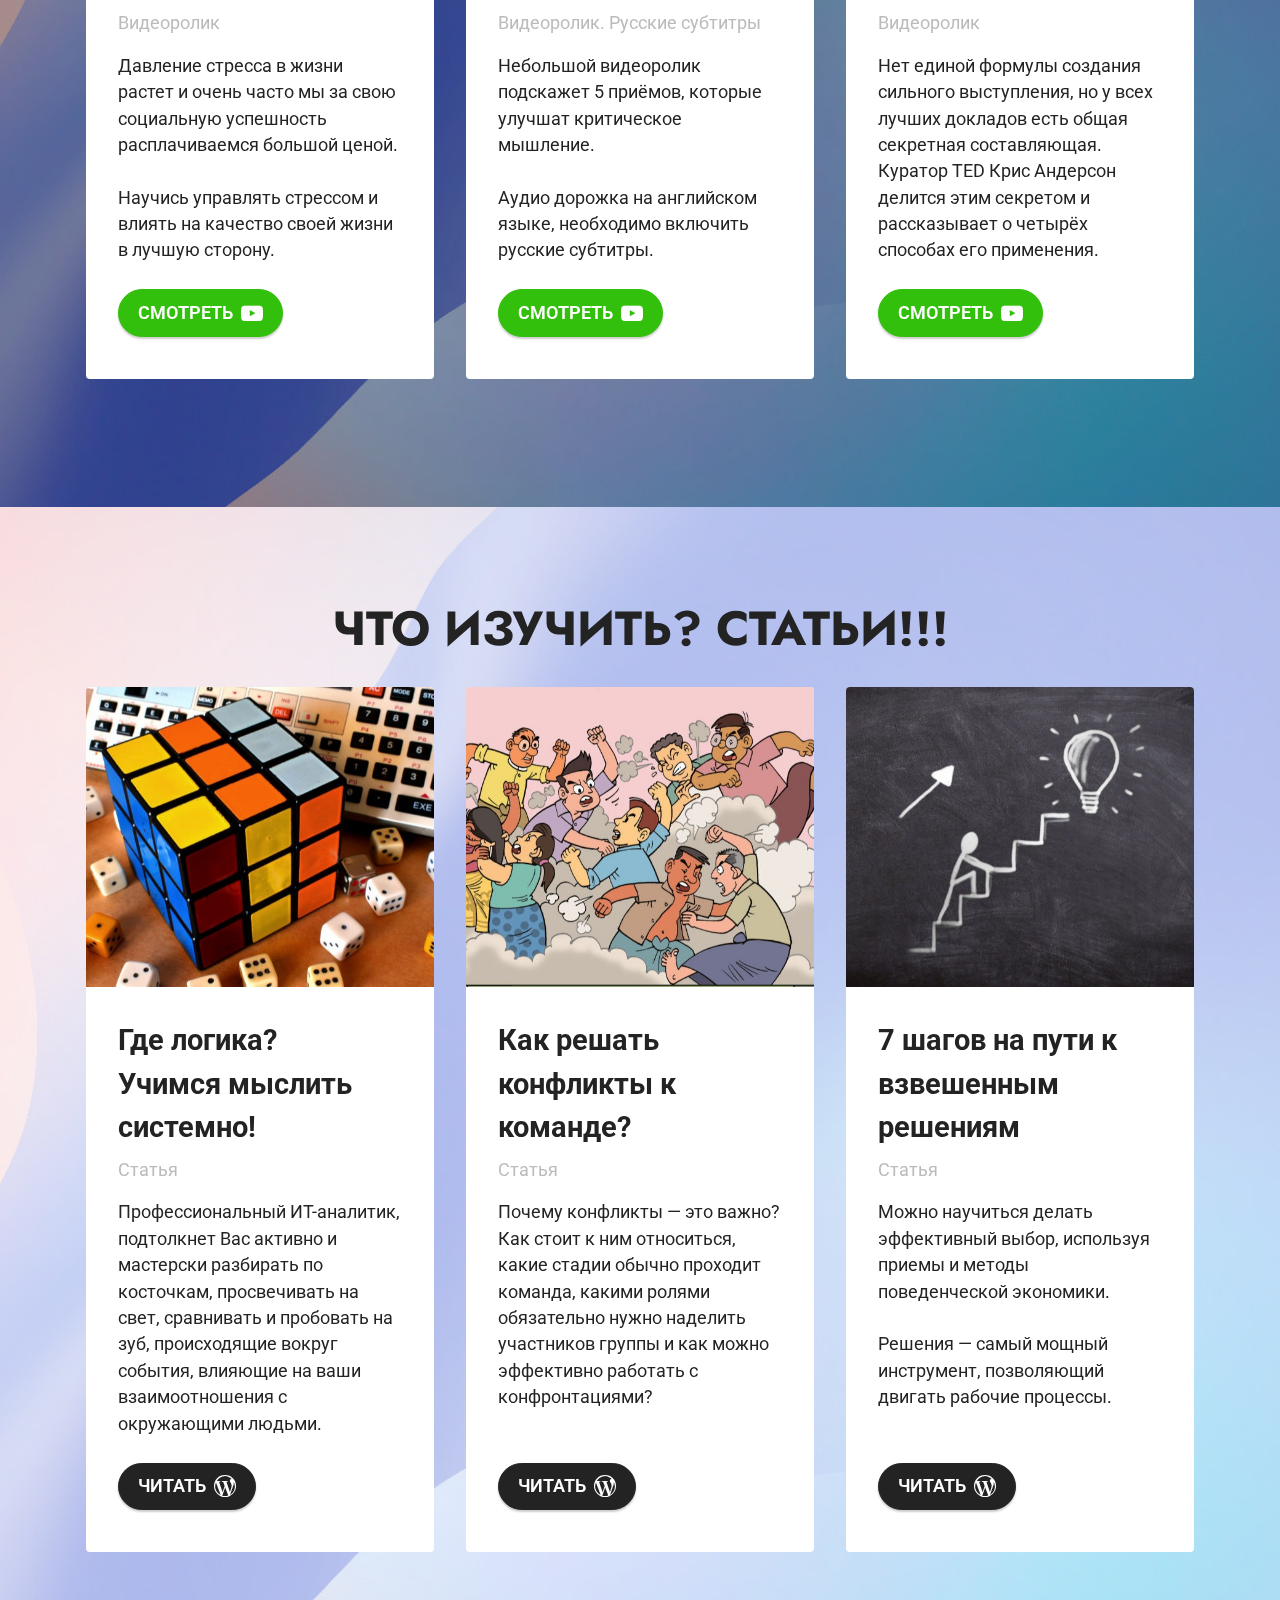
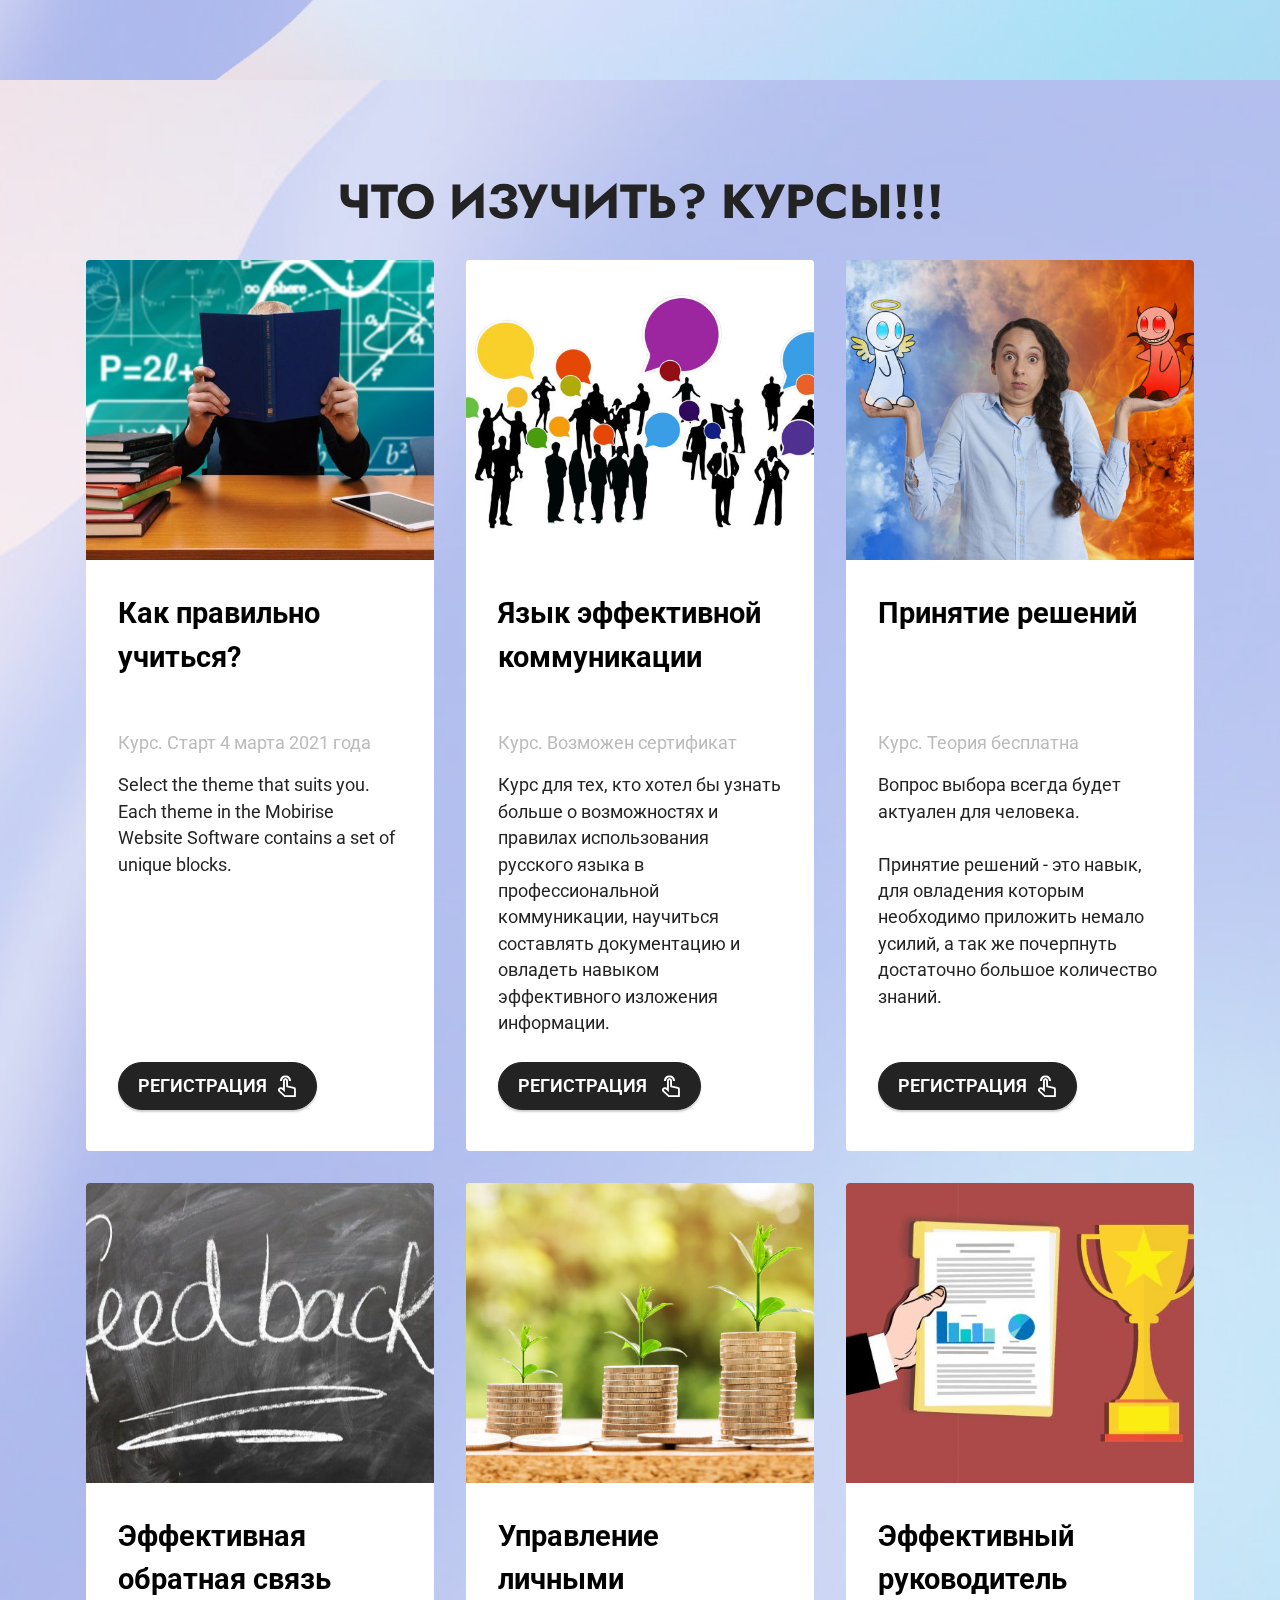
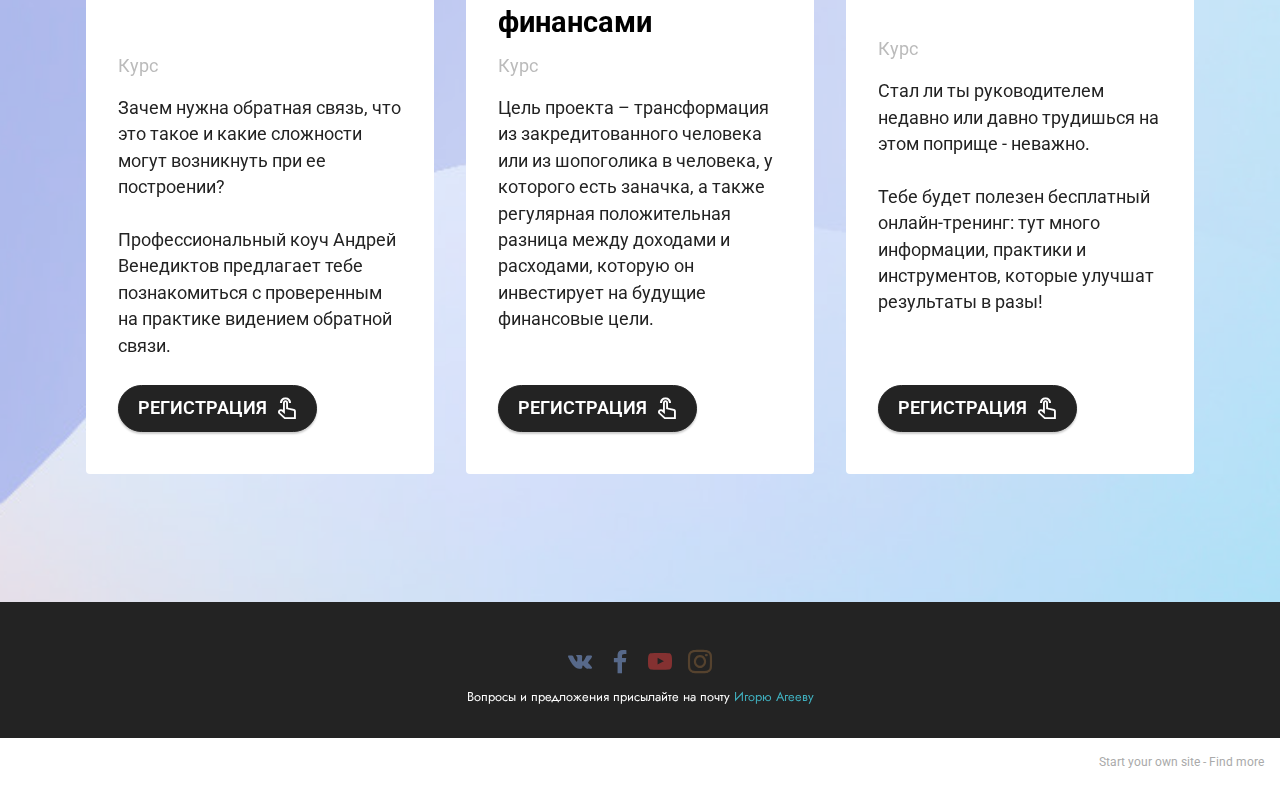
<file: march.html>
<!DOCTYPE html>
<html  >
<head>
  <!-- Site made with Mobirise Website Builder v5.3.0, https://mobirise.com -->
  <meta charset="UTF-8">
  <meta http-equiv="X-UA-Compatible" content="IE=edge">
  <meta name="generator" content="Mobirise v5.3.0, mobirise.com">
  <meta name="viewport" content="width=device-width, initial-scale=1, minimum-scale=1">
  <link rel="shortcut icon" href="assets/images/logo.svg" type="image/x-icon">
  <meta name="description" content="">
  
  
  <title>Дайджесты - Март</title>
  <link rel="stylesheet" href="assets/web/assets/mobirise-icons2/mobirise2.css">
  <link rel="stylesheet" href="assets/tether/tether.min.css">
  <link rel="stylesheet" href="assets/bootstrap/css/bootstrap.min.css">
  <link rel="stylesheet" href="assets/bootstrap/css/bootstrap-grid.min.css">
  <link rel="stylesheet" href="assets/bootstrap/css/bootstrap-reboot.min.css">
  <link rel="stylesheet" href="assets/dropdown/css/style.css">
  <link rel="stylesheet" href="assets/socicon/css/styles.css">
  <link rel="stylesheet" href="assets/theme/css/style.css">
  <link rel="preload" as="style" href="assets/mobirise/css/mbr-additional.css"><link rel="stylesheet" href="assets/mobirise/css/mbr-additional.css" type="text/css">
  
  
  
  
</head>
<body>

<!-- Analytics -->
<!-- Global site tag (gtag.js) - Google Analytics -->
<script async src="https://www.googletagmanager.com/gtag/js?id=G-QQ9KT3H9V8"></script>
<script>
  window.dataLayer = window.dataLayer || [];
  function gtag(){dataLayer.push(arguments);}
  gtag('js', new Date());

  gtag('config', 'G-QQ9KT3H9V8');
</script>

<!-- Yandex.Metrika counter -->
<script type="text/javascript" >
   (function(m,e,t,r,i,k,a){m[i]=m[i]||function(){(m[i].a=m[i].a||[]).push(arguments)};
   m[i].l=1*new Date();k=e.createElement(t),a=e.getElementsByTagName(t)[0],k.async=1,k.src=r,a.parentNode.insertBefore(k,a)})
   (window, document, "script", "https://mc.yandex.ru/metrika/tag.js", "ym");

   ym(73076005, "init", {
        clickmap:true,
        trackLinks:true,
        accurateTrackBounce:true,
        webvisor:true
   });
</script>
<noscript><div><img src="https://mc.yandex.ru/watch/73076005" style="position:absolute; left:-9999px;" alt="" /></div></noscript>
<!-- /Yandex.Metrika counter -->
<!-- /Analytics -->


  
  <section class="menu cid-s48OLK6784" once="menu" id="menu1-k">
    
    <nav class="navbar navbar-dropdown navbar-fixed-top navbar-expand-lg">
        <div class="container-fluid">
            <div class="navbar-brand">
                <span class="navbar-logo">
                    
                        <a href="#top"><img src="assets/images/logo.svg" alt="Наверх" style="height: 3.8rem;"></a>
                    
                </span>
                
            </div>
            <button class="navbar-toggler" type="button" data-toggle="collapse" data-target="#navbarSupportedContent" aria-controls="navbarNavAltMarkup" aria-expanded="false" aria-label="Toggle navigation">
                <div class="hamburger">
                    <span></span>
                    <span></span>
                    <span></span>
                    <span></span>
                </div>
            </button>
            <div class="collapse navbar-collapse" id="navbarSupportedContent">
                <ul class="navbar-nav nav-dropdown nav-right" data-app-modern-menu="true"><li class="nav-item dropdown"><a class="nav-link link text-black dropdown-toggle display-4" href="#" data-toggle="dropdown-submenu" aria-expanded="false">АРХИВ&nbsp;</a><div class="dropdown-menu"><a class="text-black dropdown-item text-primary display-4" href="june.html#top" target="_blank">Июнь 2021</a><a class="text-black dropdown-item text-primary display-4" href="may.html" target="_blank">Май 2021</a><a class="text-black dropdown-item text-primary display-4" href="april.html" target="_blank">Апрель 2021</a><a class="text-black dropdown-item text-primary display-4" href="march.html" target="_blank">Март 2021</a></div></li></ul>
                
                
            </div>
        </div>
    </nav>

</section>

<section class="header6 cid-sq8B4GIp0z mbr-fullscreen mbr-parallax-background" id="header6-p">

    

    <div class="mbr-overlay" style="opacity: 0.5; background-color: rgb(0, 0, 0);"></div>

    <div class="align-center container">
        <div class="row justify-content-center">
            <div class="col-12 col-lg-10">
                <h1 class="mbr-section-title mbr-fonts-style mbr-white mb-3 display-2"><strong>ВНЕКЛАССНЫЕ ЗАНЯТИЯ</strong><br><strong><br></strong></h1>
                
                <p class="mbr-text mbr-white mbr-fonts-style display-5">
                    Подборка статей, курсов и видеороликов, <br>которые позволят прокачать себя в марте!<br><br></p>
                <div class="mbr-section-btn mt-3"><a class="btn btn-primary display-7" href="page1.html#features4-q">&nbsp; &nbsp; &nbsp;Курсы&nbsp; &nbsp; &nbsp;</a> <a class="btn btn-primary display-7" href="page1.html#features4-o">&nbsp; &nbsp; &nbsp;Видео&nbsp; &nbsp; &nbsp;</a> <a class="btn btn-primary display-7" href="page1.html#features4-r">&nbsp; &nbsp; &nbsp;Статьи&nbsp; &nbsp; &nbsp;</a></div>
            </div>
        </div>
    </div>
</section>

<section class="features4 cid-sq2pjCuoH6" id="features4-o">
    
    <div class="mbr-overlay"></div>
    <div class="container">
        <div class="mbr-section-head">
            <h4 class="mbr-section-title mbr-fonts-style align-center mb-0 display-2">
                <strong>ЧТО ИЗУЧИТЬ?&nbsp;</strong><strong>ВИДЕОРОЛИКИ!!!</strong></h4>
            
        </div>
        <div class="row mt-4">
            
            
            <div class="item features-image сol-12 col-md-6 col-lg-4 active">
                <div class="item-wrapper">
                    <div class="item-img">
                        <img src="assets/images/mbr-692x531.jpg" alt="" title="" data-slide-to="0">
                    </div>
                    <div class="item-content">
                        <h5 class="item-title mbr-fonts-style display-5"><strong>Управление стрессом</strong><br><strong><br></strong></h5>
                        <h6 class="item-subtitle mbr-fonts-style mt-1 display-7">Видеоролик</h6>
                        <p class="mbr-text mbr-fonts-style mt-3 display-7">Давление стресса в жизни растет и очень часто мы за свою социальную успешность расплачиваемся  большой ценой.&nbsp;<br><br>Научись управлять стрессом и влиять на качество своей жизни в лучшую сторону.</p>
                    </div>
                    <div class="mbr-section-btn item-footer mt-2"><a href="https://www.youtube.com/watch?v=GGJeh1xRawA&feature=youtu.be&ab_channel=%D0%91%D0%B0%D0%B9%D0%BA%D0%B0%D0%BB%D1%8C%D1%81%D0%BA%D0%B8%D0%B9%D1%86%D0%B5%D0%BD%D1%82%D1%80%D1%82%D1%80%D0%B5%D0%BD%D0%B8%D0%BD%D0%B3%D0%B0" class="btn item-btn btn-primary display-7" target="_blank"><span class="socicon socicon-youtube mbr-iconfont mbr-iconfont-btn"></span>СМОТРЕТЬ</a></div>
                </div>
            </div><div class="item features-image сol-12 col-md-6 col-lg-4">
                <div class="item-wrapper">
                    <div class="item-img">
                        <img src="assets/images/mbr-692x530.jpeg" alt="" title="" data-slide-to="1">
                    </div>
                    <div class="item-content">
                        <h5 class="item-title mbr-fonts-style display-5"><strong>5 приёмов критического мышления</strong></h5>
                        <h6 class="item-subtitle mbr-fonts-style mt-1 display-7">Видеоролик. Русские субтитры</h6>
                        <p class="mbr-text mbr-fonts-style mt-3 display-7">Небольшой видеоролик подскажет 5 приёмов, которые улучшат критическое мышление.<br><br>Аудио дорожка на английском языке, необходимо включить русские субтитры.</p>
                    </div>
                    <div class="mbr-section-btn item-footer mt-2"><a href="https://www.youtube.com/watch?v=dItUGF8GdTw&feature=youtu.be&ab_channel=TED-Ed" class="btn item-btn btn-primary display-7" target="_blank"><span class="socicon socicon-youtube mbr-iconfont mbr-iconfont-btn"></span>СМОТРЕТЬ</a></div>
                </div>
            </div><div class="item features-image сol-12 col-md-6 col-lg-4">
                <div class="item-wrapper">
                    <div class="item-img">
                        <img src="assets/images/mbr-1-696x674.png" alt="" title="" data-slide-to="6">
                    </div>
                    <div class="item-content">
                        <h5 class="item-title mbr-fonts-style display-5"><strong>Секрет создания сильного выступления</strong></h5>
                        <h6 class="item-subtitle mbr-fonts-style mt-1 display-7">Видеоролик</h6>
                        <p class="mbr-text mbr-fonts-style mt-3 display-7">Нет единой формулы создания сильного выступления, но у всех лучших докладов есть общая секретная составляющая. Куратор TED Крис Андерсон делится этим секретом и рассказывает о четырёх способах его применения.&nbsp;</p>
                    </div>
                    <div class="mbr-section-btn item-footer mt-2"><a href="https://www.ted.com/talks/chris_anderson_ted_s_secret_to_great_public_speaking?language=ru#t-419548" class="btn item-btn btn-primary display-7" target="_blank"><span class="socicon socicon-youtube mbr-iconfont mbr-iconfont-btn"></span>СМОТРЕТЬ</a></div>
                </div>
            </div>

        </div>
    </div>
</section>

<section class="features4 cid-sqkPpqTIZ2" id="features4-r">
    
    <div class="mbr-overlay"></div>
    <div class="container">
        <div class="mbr-section-head">
            <h4 class="mbr-section-title mbr-fonts-style align-center mb-0 display-2"><strong>ЧТО ИЗУЧИТЬ? СТАТЬИ!!!</strong></h4>
            
        </div>
        <div class="row mt-4">
            <div class="item features-image сol-12 col-md-6 col-lg-4">
                <div class="item-wrapper">
                    <div class="item-img">
                        <img src="assets/images/mbr-692x461.jpeg" alt="" title="">
                    </div>
                    <div class="item-content">
                        <h5 class="item-title mbr-fonts-style display-5"><strong>Где логика? 
</strong><div><strong>Учимся мыслить системно!</strong></div></h5>
                        <h6 class="item-subtitle mbr-fonts-style mt-1 display-7">Статья</h6>
                        <p class="mbr-text mbr-fonts-style mt-3 display-7">Профессиональный ИТ-аналитик, подтолкнет Вас активно и мастерски разбирать по косточкам, просвечивать на свет, сравнивать и пробовать на зуб, происходящие вокруг события, влияющие на ваши взаимоотношения с окружающими людьми.</p>
                    </div>
                    <div class="mbr-section-btn item-footer mt-2"><a href="https://habr.com/en/post/334892/" class="btn item-btn btn-black display-7" target="_blank"><span class="socicon socicon-wordpress mbr-iconfont mbr-iconfont-btn"></span>ЧИТАТЬ</a></div>
                </div>
            </div>
            <div class="item features-image сol-12 col-md-6 col-lg-4">
                <div class="item-wrapper">
                    <div class="item-img">
                        <img src="assets/images/mbr-692x487.jpeg" alt="" title="">
                    </div>
                    <div class="item-content">
                        <h5 class="item-title mbr-fonts-style display-5"><strong>Как решать конфликты к команде?</strong></h5>
                        <h6 class="item-subtitle mbr-fonts-style mt-1 display-7">
                            Статья</h6>
                        <p class="mbr-text mbr-fonts-style mt-3 display-7">Почему конфликты — это важно? Как стоит к ним относиться, какие стадии обычно проходит команда, какими ролями обязательно нужно наделить участников группы и как можно эффективно работать с конфронтациями? </p>
                    </div>
                    <div class="mbr-section-btn item-footer mt-2"><a href="https://rb.ru/opinion/konflikty-v-komande/" class="btn item-btn btn-black display-7" target="_blank"><span class="socicon socicon-wordpress mbr-iconfont mbr-iconfont-btn"></span>ЧИТАТЬ</a></div>
                </div>
            </div>
            <div class="item features-image сol-12 col-md-6 col-lg-4">
                <div class="item-wrapper">
                    <div class="item-img">
                        <img src="assets/images/mbr-5-692x461.jpeg" alt="" title="">
                    </div>
                    <div class="item-content">
                        <h5 class="item-title mbr-fonts-style display-5"><strong>7 шагов на пути к взвешенным решениям</strong></h5>
                        <h6 class="item-subtitle mbr-fonts-style mt-1 display-7">Статья</h6>
                        <p class="mbr-text mbr-fonts-style mt-3 display-7">Можно научиться делать эффективный выбор, используя приемы и методы поведенческой экономики. 
<br>
<br>Решения — самый мощный инструмент, позволяющий двигать рабочие процессы.<br></p>
                    </div>
                    <div class="mbr-section-btn item-footer mt-2"><a href="" class="btn item-btn btn-black display-7" target="_blank"><span class="socicon socicon-wordpress mbr-iconfont mbr-iconfont-btn"></span>ЧИТАТЬ</a></div>
                </div>
            </div>

        </div>
    </div>
</section>

<section class="features4 cid-sqkKJgnBUs" id="features4-q">
    
    <div class="mbr-overlay"></div>
    <div class="container">
        <div class="mbr-section-head">
            <h4 class="mbr-section-title mbr-fonts-style align-center mb-0 display-2"><strong>ЧТО ИЗУЧИТЬ? КУРСЫ!!!</strong></h4>
            
        </div>
        <div class="row mt-4">
            <div class="item features-image сol-12 col-md-6 col-lg-4 active">
                <div class="item-wrapper">
                    <div class="item-img">
                        <img src="assets/images/mbr-692x456.jpeg" alt="" title="" data-slide-to="0">
                    </div>
                    <div class="item-content">
                        <h5 class="item-title mbr-fonts-style display-5"><strong>Как правильно учиться?</strong><br><strong><br></strong></h5>
                        <h6 class="item-subtitle mbr-fonts-style mt-1 display-7">Курс. Старт 4 марта 2021 года</h6>
                        <p class="mbr-text mbr-fonts-style mt-3 display-7">Select the theme that suits you. Each theme
                            in the Mobirise Website Software contains a set of unique blocks.<br></p>
                    </div>
                    <div class="mbr-section-btn item-footer mt-2"><a href="" class="btn item-btn btn-black display-7" target="_blank"><span class="mobi-mbri mobi-mbri-touch mbr-iconfont mbr-iconfont-btn"></span>РЕГИСТРАЦИЯ</a></div>
                </div>
            </div><div class="item features-image сol-12 col-md-6 col-lg-4">
                <div class="item-wrapper">
                    <div class="item-img">
                        <img src="assets/images/mbr-696x464.jpg" alt="" title="" data-slide-to="1">
                    </div>
                    <div class="item-content">
                        <h5 class="item-title mbr-fonts-style display-5"><strong>Язык эффективной коммуникации</strong><br><strong><br></strong></h5>
                        <h6 class="item-subtitle mbr-fonts-style mt-1 display-7">Курс. Возможен сертификат</h6>
                        <p class="mbr-text mbr-fonts-style mt-3 display-7">Курс для тех, кто хотел бы узнать больше о возможностях и правилах использования русского языка в профессиональной коммуникации, научиться составлять документацию и овладеть навыком эффективного изложения информации.</p>
                    </div>
                    <div class="mbr-section-btn item-footer mt-2"><a href="https://openedu.ru/course/spbu/Effective_Comm/" class="btn item-btn btn-black display-7" target="_blank"><span class="mobi-mbri mobi-mbri-touch mbr-iconfont mbr-iconfont-btn"></span>РЕГИСТРАЦИЯ&nbsp;</a></div>
                </div>
            </div>
            <div class="item features-image сol-12 col-md-6 col-lg-4">
                <div class="item-wrapper">
                    <div class="item-img">
                        <img src="assets/images/mbr-1-696x464.jpg" alt="" title="" data-slide-to="2">
                    </div>
                    <div class="item-content">
                        <h5 class="item-title mbr-fonts-style display-5"><strong>Принятие решений
</strong><br><strong><br></strong><strong><br></strong></h5>
                        <h6 class="item-subtitle mbr-fonts-style mt-1 display-7">Курс. Теория бесплатна</h6>
                        <p class="mbr-text mbr-fonts-style mt-3 display-7">Вопрос выбора всегда будет актуален для человека. 
<br>
<br>Принятие решений - это навык, для овладения которым необходимо приложить немало усилий, а так же почерпнуть достаточно большое количество знаний.</p>
                    </div>
                    <div class="mbr-section-btn item-footer mt-2"><a href="https://4brain.ru/decision/" class="btn item-btn btn-black display-7" target="_blank"><span class="mobi-mbri mobi-mbri-touch mbr-iconfont mbr-iconfont-btn"></span>РЕГИСТРАЦИЯ</a></div>
                </div>
            </div>
            <div class="item features-image сol-12 col-md-6 col-lg-4">
                <div class="item-wrapper">
                    <div class="item-img">
                        <img src="assets/images/mbr-6-692x461.jpeg" alt="" title="" data-slide-to="3">
                    </div>
                    <div class="item-content">
                        <h5 class="item-title mbr-fonts-style display-5"><strong>Эффективная обратная связь</strong><br><strong><br></strong></h5>
                        <h6 class="item-subtitle mbr-fonts-style mt-1 display-7">Курс</h6>
                        <p class="mbr-text mbr-fonts-style mt-3 display-7">Зачем нужна обратная связь, что это такое и какие сложности могут возникнуть при ее построении? 
<br>
<br>Профессиональный коуч Андрей Венедиктов предлагает тебе познакомиться с проверенным на практике видением обратной связи.</p>
                    </div>
                    <div class="mbr-section-btn item-footer mt-2"><a href="https://talentedme.ru/learning/course/course15/lesson212/?LESSON_PATH=211.212" class="btn item-btn btn-black display-7" target="_blank"><span class="mobi-mbri mobi-mbri-touch mbr-iconfont mbr-iconfont-btn"></span>РЕГИСТРАЦИЯ</a></div>
                </div>
            </div><div class="item features-image сol-12 col-md-6 col-lg-4">
                <div class="item-wrapper">
                    <div class="item-img">
                        <img src="assets/images/mbr-692x462.jpg" alt="" title="" data-slide-to="4">
                    </div>
                    <div class="item-content">
                        <h5 class="item-title mbr-fonts-style display-5"><strong>Управление личными финансами</strong><strong><br></strong></h5>
                        <h6 class="item-subtitle mbr-fonts-style mt-1 display-7">Курс</h6>
                        <p class="mbr-text mbr-fonts-style mt-3 display-7">Цель проекта – трансформация из закредитованного человека или из шопоголика в человека, у которого есть заначка, а также регулярная положительная разница между доходами и расходами, которую он инвестирует на будущие финансовые цели.</p>
                    </div>
                    <div class="mbr-section-btn item-footer mt-2"><a href="https://geekbrains.ru/courses/1053" class="btn item-btn btn-black display-7" target="_blank"><span class="mobi-mbri mobi-mbri-touch mbr-iconfont mbr-iconfont-btn"></span>РЕГИСТРАЦИЯ</a></div>
                </div>
            </div><div class="item features-image сol-12 col-md-6 col-lg-4">
                <div class="item-wrapper">
                    <div class="item-img">
                        <img src="assets/images/mbr-692x402.jpeg" alt="" title="" data-slide-to="5">
                    </div>
                    <div class="item-content">
                        <h5 class="item-title mbr-fonts-style display-5"><strong>Эффективный руководитель</strong></h5>
                        <h6 class="item-subtitle mbr-fonts-style mt-1 display-7"><br>Курс</h6>
                        <p class="mbr-text mbr-fonts-style mt-3 display-7">Стал ли ты руководителем недавно или давно трудишься на этом поприще - неважно. 
<br>
<br>Тебе будет полезен бесплатный онлайн-тренинг: тут много информации, практики и инструментов, которые улучшат результаты в разы!</p>
                    </div>
                    <div class="mbr-section-btn item-footer mt-2"><a href="https://talentedme.ru/learning/course/course52/lesson446/?LESSON_PATH=445.446" class="btn item-btn btn-black display-7" target="_blank"><span class="mobi-mbri mobi-mbri-touch mbr-iconfont mbr-iconfont-btn"></span>РЕГИСТРАЦИЯ</a></div>
                </div>
            </div>

        </div>
    </div>
</section>

<section class="footer3 cid-s48P1Icc8J" once="footers" id="footer3-l">

    

    

    <div class="container">
        <div class="media-container-row align-center mbr-white">
            <div class="row row-links">
                <ul class="foot-menu">
                    
                    
                    
                    
                    
                <li class="foot-menu-item mbr-fonts-style display-7"></li><li class="foot-menu-item mbr-fonts-style display-7"></li><li class="foot-menu-item mbr-fonts-style display-7"></li></ul>
            </div>
            <div class="row social-row">
                <div class="social-list align-right pb-2">
                    
                    
                    
                    
                    
                    
                <div class="soc-item">
                        <a href="https://twitter.com/mobirise" target="_blank">
                            <span class="mbr-iconfont mbr-iconfont-social socicon-vkontakte socicon" style="color: rgb(140, 175, 240); fill: rgb(140, 175, 240);"></span>
                        </a>
                    </div><div class="soc-item">
                        <a href="https://www.facebook.com/pages/Mobirise/1616226671953247" target="_blank">
                            <span class="mbr-iconfont mbr-iconfont-social socicon-facebook socicon" style="color: rgb(140, 175, 240); fill: rgb(140, 175, 240);"></span>
                        </a>
                    </div><div class="soc-item">
                        <a href="https://www.youtube.com/c/mobirise" target="_blank">
                            <span class="mbr-iconfont mbr-iconfont-social socicon-youtube socicon" style="color: rgb(228, 63, 63); fill: rgb(228, 63, 63);"></span>
                        </a>
                    </div><div class="soc-item">
                        <a href="https://instagram.com/mobirise" target="_blank">
                            <span class="mbr-iconfont mbr-iconfont-social socicon-instagram socicon" style="color: rgb(136, 98, 57); fill: rgb(136, 98, 57);"></span>
                        </a>
                    </div></div>
            </div>
            <div class="row row-copirayt">
                <p class="mbr-text mb-0 mbr-fonts-style mbr-white align-center display-4">
                    Вопросы и предложения присылайте на почту <a href="mailto:i.ageev@ecco-ros.ru" class="text-success">Игорю Агееву</a></p>
            </div>
        </div>
    </div>
</section><section style="background-color: #fff; font-family: -apple-system, BlinkMacSystemFont, 'Segoe UI', 'Roboto', 'Helvetica Neue', Arial, sans-serif; color:#aaa; font-size:12px; padding: 0; align-items: center; display: flex;"><a href="https://mobirise.site/y" style="flex: 1 1; height: 3rem; padding-left: 1rem;"></a><p style="flex: 0 0 auto; margin:0; padding-right:1rem;">Start your own site - <a href="https://mobirise.site/w" style="color:#aaa;">Find more</a></p></section><script src="assets/web/assets/jquery/jquery.min.js"></script>  <script src="assets/popper/popper.min.js"></script>  <script src="assets/tether/tether.min.js"></script>  <script src="assets/bootstrap/js/bootstrap.min.js"></script>  <script src="assets/smoothscroll/smooth-scroll.js"></script>  <script src="assets/dropdown/js/nav-dropdown.js"></script>  <script src="assets/dropdown/js/navbar-dropdown.js"></script>  <script src="assets/touchswipe/jquery.touch-swipe.min.js"></script>  <script src="assets/parallax/jarallax.min.js"></script>  <script src="assets/theme/js/script.js"></script>  
  
  
</body>
</html>
</file>
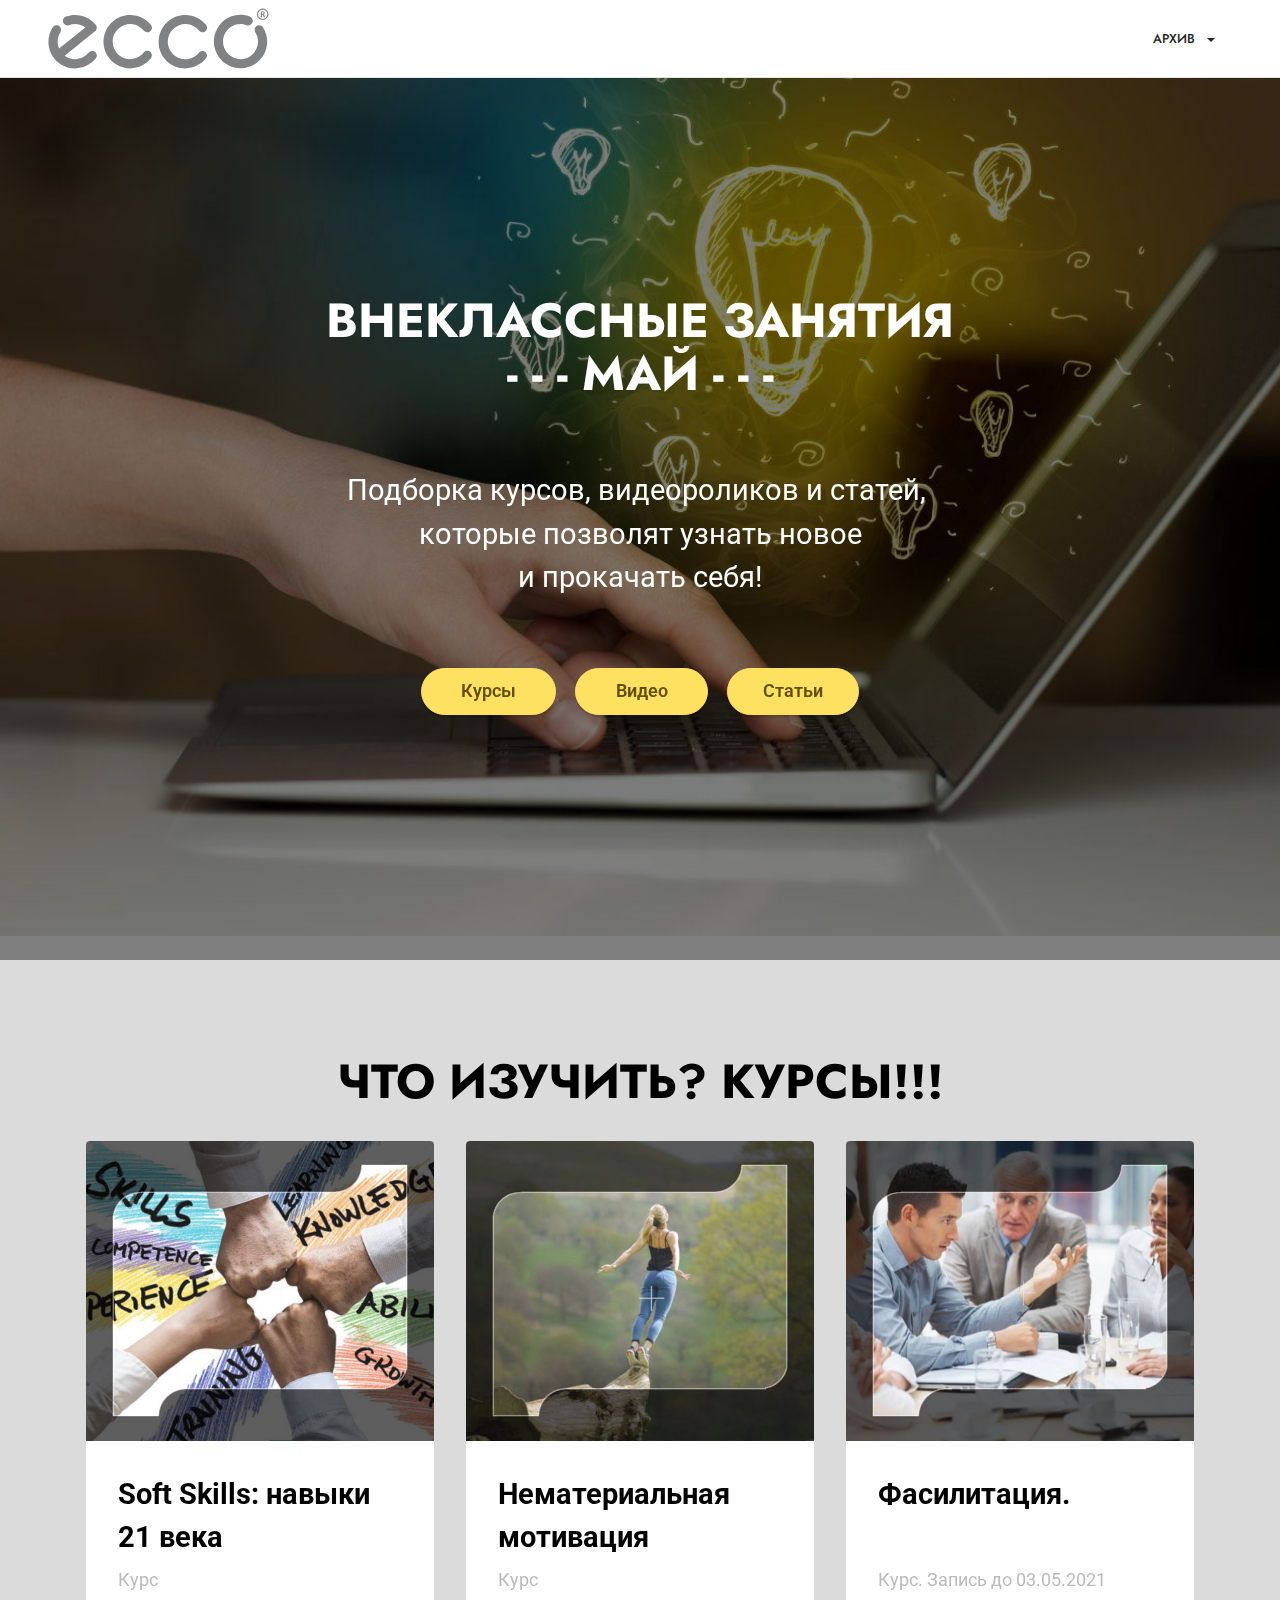
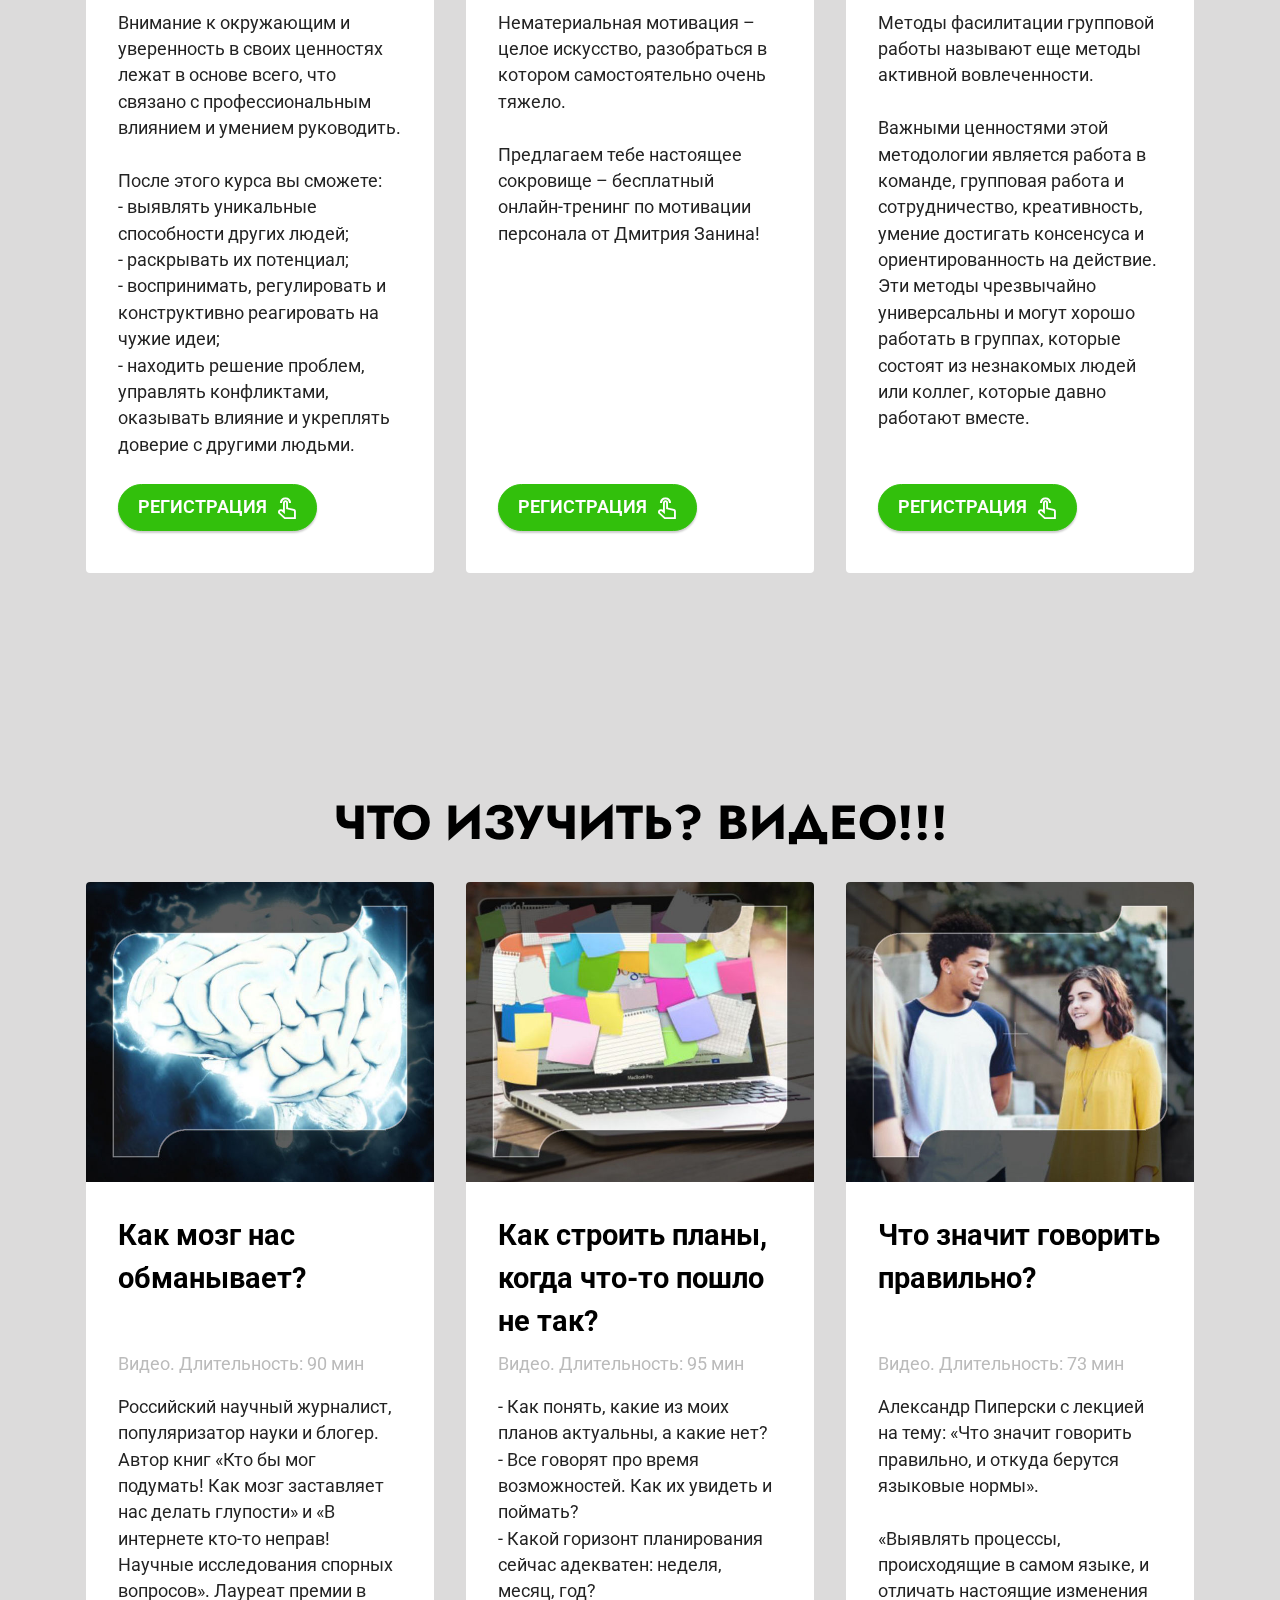
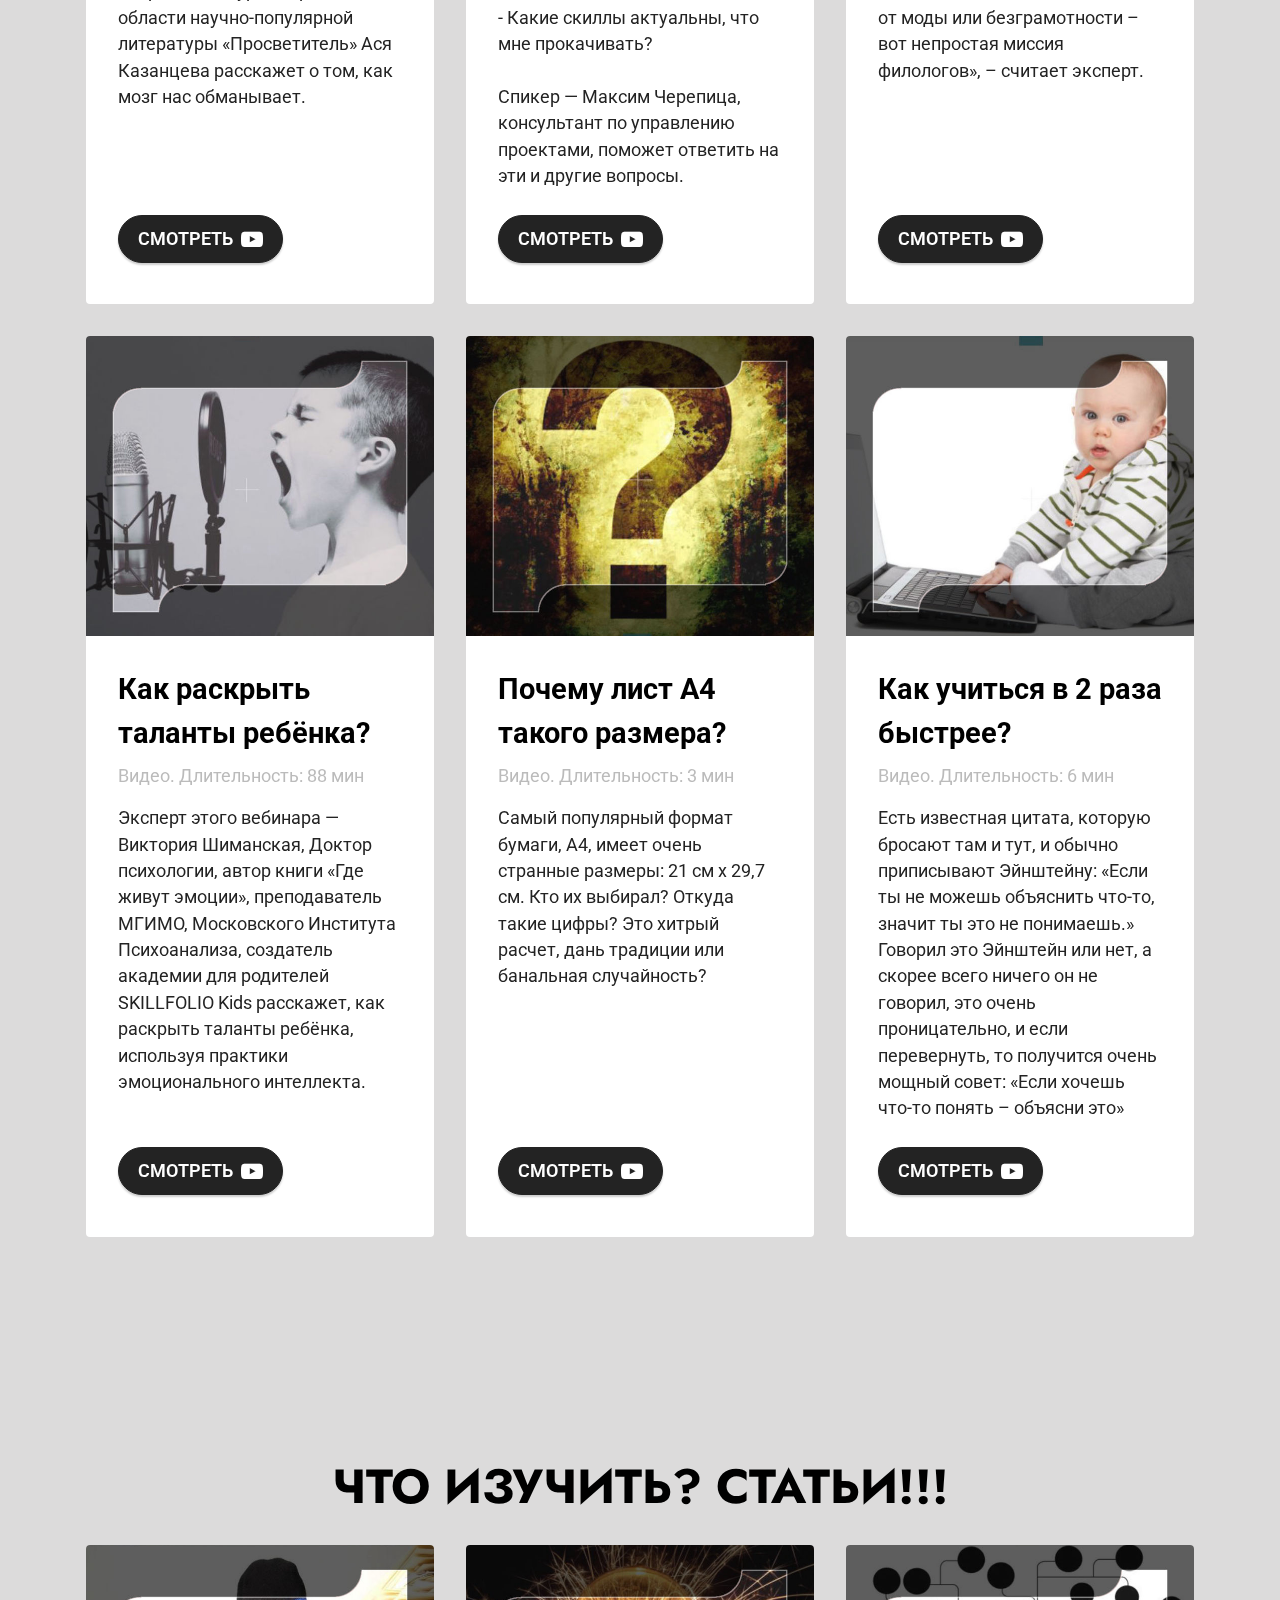
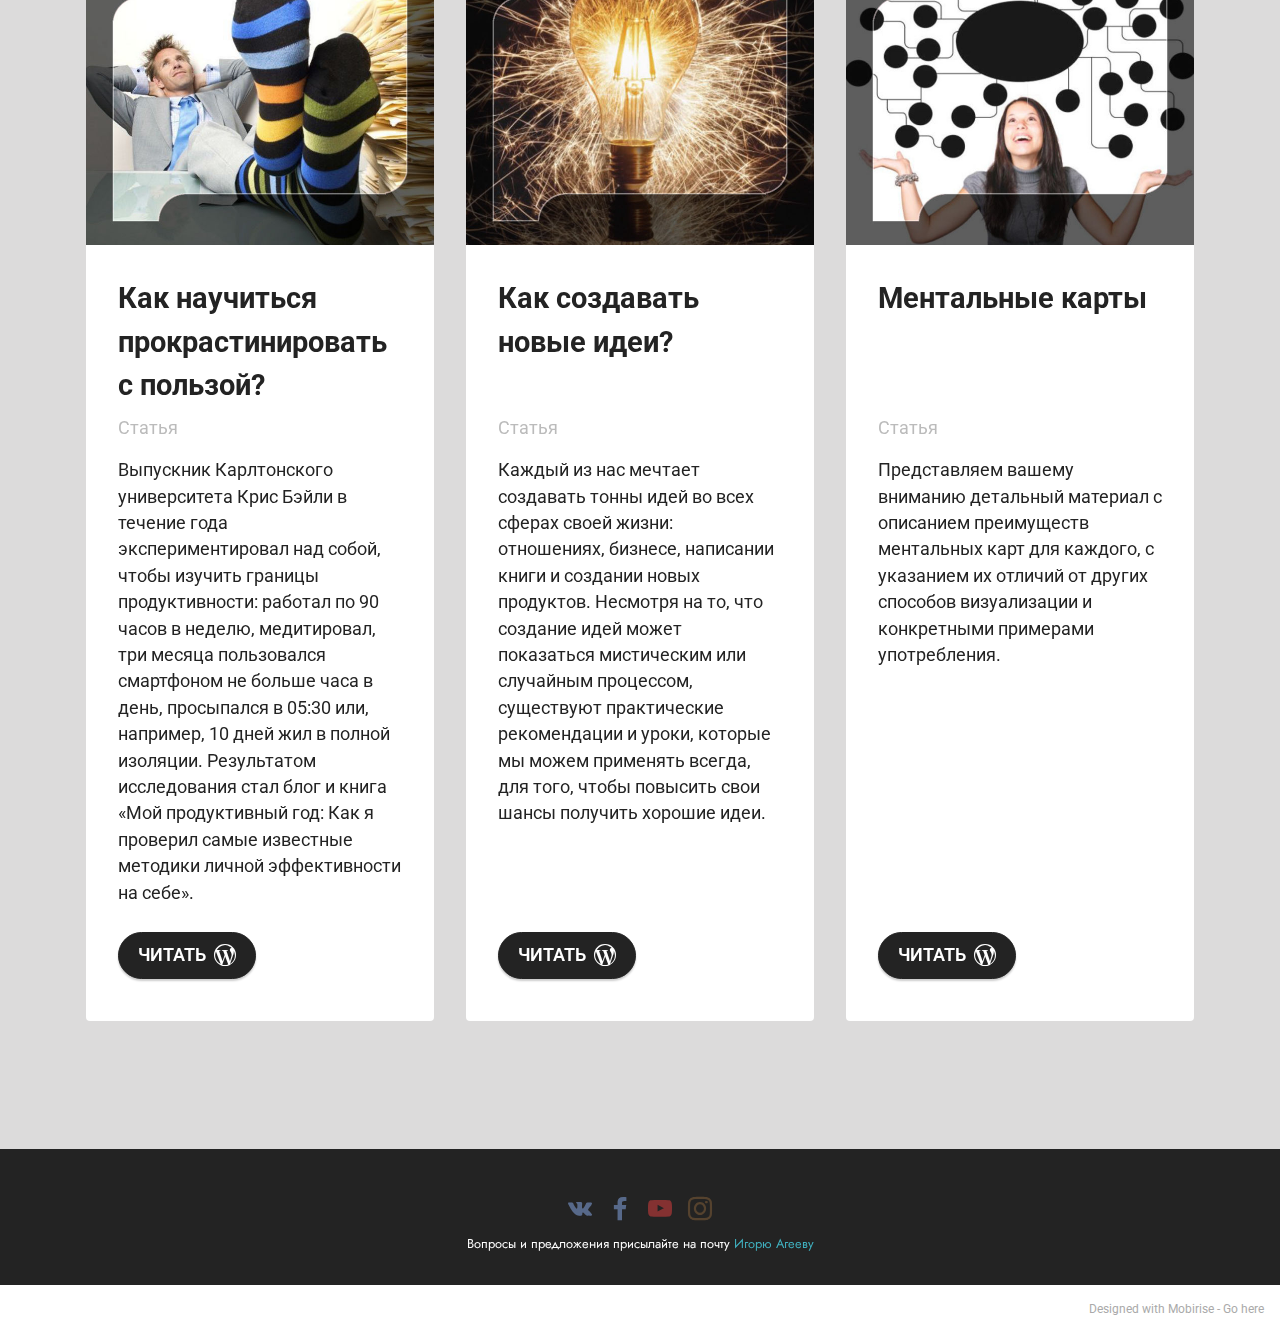
<file: may.html>
<!DOCTYPE html>
<html  >
<head>
  <!-- Site made with Mobirise Website Builder v5.3.0, https://mobirise.com -->
  <meta charset="UTF-8">
  <meta http-equiv="X-UA-Compatible" content="IE=edge">
  <meta name="generator" content="Mobirise v5.3.0, mobirise.com">
  <meta name="viewport" content="width=device-width, initial-scale=1, minimum-scale=1">
  <link rel="shortcut icon" href="assets/images/logo.svg" type="image/x-icon">
  <meta name="description" content="">
  
  
  <title>Дайджест - Май</title>
  <link rel="stylesheet" href="assets/web/assets/mobirise-icons2/mobirise2.css">
  <link rel="stylesheet" href="assets/tether/tether.min.css">
  <link rel="stylesheet" href="assets/bootstrap/css/bootstrap.min.css">
  <link rel="stylesheet" href="assets/bootstrap/css/bootstrap-grid.min.css">
  <link rel="stylesheet" href="assets/bootstrap/css/bootstrap-reboot.min.css">
  <link rel="stylesheet" href="assets/dropdown/css/style.css">
  <link rel="stylesheet" href="assets/socicon/css/styles.css">
  <link rel="stylesheet" href="assets/theme/css/style.css">
  <link rel="preload" as="style" href="assets/mobirise/css/mbr-additional.css"><link rel="stylesheet" href="assets/mobirise/css/mbr-additional.css" type="text/css">
  
  
  
  
</head>
<body>

<!-- Analytics -->
<!-- Global site tag (gtag.js) - Google Analytics -->
<script async src="https://www.googletagmanager.com/gtag/js?id=G-QQ9KT3H9V8"></script>
<script>
  window.dataLayer = window.dataLayer || [];
  function gtag(){dataLayer.push(arguments);}
  gtag('js', new Date());

  gtag('config', 'G-QQ9KT3H9V8');
</script>

<!-- Yandex.Metrika counter -->
<script type="text/javascript" >
   (function(m,e,t,r,i,k,a){m[i]=m[i]||function(){(m[i].a=m[i].a||[]).push(arguments)};
   m[i].l=1*new Date();k=e.createElement(t),a=e.getElementsByTagName(t)[0],k.async=1,k.src=r,a.parentNode.insertBefore(k,a)})
   (window, document, "script", "https://mc.yandex.ru/metrika/tag.js", "ym");

   ym(73076005, "init", {
        clickmap:true,
        trackLinks:true,
        accurateTrackBounce:true,
        webvisor:true
   });
</script>
<noscript><div><img src="https://mc.yandex.ru/watch/73076005" style="position:absolute; left:-9999px;" alt="" /></div></noscript>
<!-- /Yandex.Metrika counter -->
<!-- /Analytics -->


  
  <section class="menu cid-svMOkR8dE4" once="menu" id="menu1-z">
    
    <nav class="navbar navbar-dropdown navbar-fixed-top navbar-expand-lg">
        <div class="container-fluid">
            <div class="navbar-brand">
                <span class="navbar-logo">
                    
                        <a href="#top"><img src="assets/images/logo.svg" alt="Наверх" style="height: 3.8rem;"></a>
                    
                </span>
                
            </div>
            <button class="navbar-toggler" type="button" data-toggle="collapse" data-target="#navbarSupportedContent" aria-controls="navbarNavAltMarkup" aria-expanded="false" aria-label="Toggle navigation">
                <div class="hamburger">
                    <span></span>
                    <span></span>
                    <span></span>
                    <span></span>
                </div>
            </button>
            <div class="collapse navbar-collapse" id="navbarSupportedContent">
                <ul class="navbar-nav nav-dropdown nav-right" data-app-modern-menu="true"><li class="nav-item dropdown"><a class="nav-link link text-black dropdown-toggle display-4" href="#" data-toggle="dropdown-submenu" aria-expanded="false">АРХИВ&nbsp;</a><div class="dropdown-menu"><a class="text-black dropdown-item text-primary display-4" href="june.html#top" target="_blank">Июнь 2021</a><a class="text-black dropdown-item text-primary display-4" href="may.html" target="_blank">Май 2021</a><a class="text-black dropdown-item text-primary display-4" href="april.html" target="_blank">Апрель 2021</a><a class="text-black dropdown-item text-primary display-4" href="march.html" target="_blank">Март 2021</a></div></li></ul>
                
                
            </div>
        </div>
    </nav>

</section>

<section class="header6 cid-svMOkSh8Gj mbr-fullscreen mbr-parallax-background" id="header6-10">

    

    <div class="mbr-overlay" style="opacity: 0.5; background-color: rgb(0, 0, 0);"></div>

    <div class="align-center container">
        <div class="row justify-content-center">
            <div class="col-12 col-lg-10">
                <h1 class="mbr-section-title mbr-fonts-style mbr-white mb-3 display-2"><strong>ВНЕКЛАССНЫЕ ЗАНЯТИЯ</strong><br><strong>- - - МАЙ - - -<br></strong><strong><br></strong></h1>
                
                <p class="mbr-text mbr-white mbr-fonts-style display-5">
                    Подборка курсов, видеороликов и статей,&nbsp;<br>которые позволят узнать новое <br>и прокачать себя!<br><br></p>
                <div class="mbr-section-btn mt-3"><a class="btn btn-warning display-7" href="index.html#features4-11">&nbsp; &nbsp; &nbsp;Курсы&nbsp; &nbsp; &nbsp;</a> <a class="btn btn-warning display-7" href="index.html#features4-12">&nbsp; &nbsp; &nbsp;Видео&nbsp; &nbsp; &nbsp;</a> <a class="btn btn-warning display-7" href="index.html#features4-13">&nbsp; &nbsp; Статьи&nbsp; &nbsp;&nbsp;</a></div>
            </div>
        </div>
    </div>
</section>

<section class="features4 cid-svMOkTiXZm" id="features4-11">
    
    
    <div class="container">
        <div class="mbr-section-head">
            <h4 class="mbr-section-title mbr-fonts-style align-center mb-0 display-2">
                <strong>ЧТО ИЗУЧИТЬ?&nbsp;</strong><strong>КУРСЫ!!!</strong></h4>
            
        </div>
        <div class="row mt-4">
            
            
            <div class="item features-image сol-12 col-md-6 col-lg-4 active">
                <div class="item-wrapper">
                    <div class="item-img">
                        <img src="assets/images/1-1-692x606.jpg" alt="" title="" data-slide-to="0">
                    </div>
                    <div class="item-content">
                        <h5 class="item-title mbr-fonts-style display-5"><strong>Soft Skills: навыки 21 века</strong><strong><br></strong></h5>
                        <h6 class="item-subtitle mbr-fonts-style mt-1 display-7">Курс</h6>
                        <p class="mbr-text mbr-fonts-style mt-3 display-7">Внимание к окружающим и уверенность в своих ценностях лежат в основе всего, что связано с профессиональным влиянием и умением руководить.
<br>
<br> После этого курса вы сможете:
<br>- выявлять уникальные способности других людей;<br>- раскрывать их потенциал;<br>- воспринимать, регулировать и конструктивно реагировать на чужие идеи;<br>- находить решение проблем, управлять конфликтами, оказывать влияние и укреплять доверие с другими людьми.</p>
                    </div>
                    <div class="mbr-section-btn item-footer mt-2"><a href="https://openedu.ru/course/urfu/SoftSkills/" class="btn item-btn btn-primary display-7" target="_blank"><span class="mobi-mbri mobi-mbri-touch mbr-iconfont mbr-iconfont-btn"></span>РЕГИСТРАЦИЯ</a></div>
                </div>
            </div><div class="item features-image сol-12 col-md-6 col-lg-4">
                <div class="item-wrapper">
                    <div class="item-img">
                        <img src="assets/images/1-2-692x606.jpg" alt="" title="" data-slide-to="1">
                    </div>
                    <div class="item-content">
                        <h5 class="item-title mbr-fonts-style display-5"><strong>Нематериальная мотивация</strong></h5>
                        <h6 class="item-subtitle mbr-fonts-style mt-1 display-7">Курс</h6>
                        <p class="mbr-text mbr-fonts-style mt-3 display-7">Нематериальная мотивация – целое искусство, разобраться в котором самостоятельно очень тяжело. <br><br>Предлагаем тебе настоящее сокровище – бесплатный онлайн-тренинг по мотивации персонала от Дмитрия Занина!</p>
                    </div>
                    <div class="mbr-section-btn item-footer mt-2"><a href="https://talentedme.ru/learning/course/course83/index" class="btn item-btn btn-primary display-7" target="_blank"><span class="mobi-mbri mobi-mbri-touch mbr-iconfont mbr-iconfont-btn"></span>РЕГИСТРАЦИЯ</a></div>
                </div>
            </div><div class="item features-image сol-12 col-md-6 col-lg-4">
                <div class="item-wrapper">
                    <div class="item-img">
                        <img src="assets/images/1-3-692x606.jpg" alt="" title="" data-slide-to="2">
                    </div>
                    <div class="item-content">
                        <h5 class="item-title mbr-fonts-style display-5"><strong>Фасилитация.</strong><br><strong><br></strong></h5>
                        <h6 class="item-subtitle mbr-fonts-style mt-1 display-7">Курс. Запись до 03.05.2021</h6>
                        <p class="mbr-text mbr-fonts-style mt-3 display-7">Методы фасилитации групповой работы называют еще методы активной вовлеченности. <br><br>Важными ценностями этой методологии является работа в команде, групповая работа и сотрудничество, креативность, умение достигать консенсуса и ориентированность на действие. Эти методы чрезвычайно универсальны и могут хорошо работать в группах, которые состоят из незнакомых людей или коллег, которые давно работают вместе.</p>
                    </div>
                    <div class="mbr-section-btn item-footer mt-2"><a href="https://openedu.ru/course/spbstu/FACIL/" class="btn item-btn btn-primary display-7" target="_blank"><span class="mobi-mbri mobi-mbri-touch mbr-iconfont mbr-iconfont-btn"></span>РЕГИСТРАЦИЯ</a></div>
                </div>
            </div>

        </div>
    </div>
</section>

<section class="features4 cid-svMOkV1dM9" id="features4-12">
    
    
    <div class="container">
        <div class="mbr-section-head">
            <h4 class="mbr-section-title mbr-fonts-style align-center mb-0 display-2"><strong>ЧТО ИЗУЧИТЬ? ВИДЕО!!!</strong></h4>
            
        </div>
        <div class="row mt-4">
            <div class="item features-image сol-12 col-md-6 col-lg-4 active">
                <div class="item-wrapper">
                    <div class="item-img">
                        <img src="assets/images/1-4-692x606.jpg" alt="" title="" data-slide-to="0">
                    </div>
                    <div class="item-content">
                        <h5 class="item-title mbr-fonts-style display-5"><strong>Как мозг нас обманывает?<br></strong><strong><br></strong></h5>
                        <h6 class="item-subtitle mbr-fonts-style mt-1 display-7">Видео. Длительность: 90 мин</h6>
                        <p class="mbr-text mbr-fonts-style mt-3 display-7">Российский научный журналист, популяризатор науки и блогер. Автор книг «Кто бы мог подумать! Как мозг заставляет нас делать глупости» и «В интернете кто-то неправ! Научные исследования спорных вопросов». Лауреат премии в области научно-популярной литературы «Просветитель» Ася Казанцева расскажет о том, как мозг нас обманывает.</p>
                    </div>
                    <div class="mbr-section-btn item-footer mt-2"><a href="https://www.youtube.com/watch?app=desktop&v=rWuqOvEHFO4" class="btn item-btn btn-black display-7" target="_blank"><span class="socicon socicon-youtube mbr-iconfont mbr-iconfont-btn"></span>СМОТРЕТЬ</a></div>
                </div>
            </div><div class="item features-image сol-12 col-md-6 col-lg-4">
                <div class="item-wrapper">
                    <div class="item-img">
                        <img src="assets/images/1-5-692x606.jpg" alt="" title="" data-slide-to="1">
                    </div>
                    <div class="item-content">
                        <h5 class="item-title mbr-fonts-style display-5"><strong>Как строить планы, когда что-то пошло не так?</strong></h5>
                        <h6 class="item-subtitle mbr-fonts-style mt-1 display-7">Видео. Длительность: 95 мин</h6>
                        <p class="mbr-text mbr-fonts-style mt-3 display-7">- Как понять, какие из моих планов актуальны, а какие нет?<br>- Все говорят про время возможностей. Как их увидеть и поймать?<br>- Какой горизонт планирования сейчас адекватен: неделя, месяц, год?<br>- Какие скиллы актуальны, что мне прокачивать?<br><br>Спикер — Максим Черепица, консультант по управлению проектами, поможет ответить на эти и другие вопросы.<br></p>
                    </div>
                    <div class="mbr-section-btn item-footer mt-2"><a href="https://www.youtube.com/watch?v=gP3PSzJvgOE" class="btn item-btn btn-black display-7" target="_blank"><span class="socicon socicon-youtube mbr-iconfont mbr-iconfont-btn"></span>СМОТРЕТЬ</a></div>
                </div>
            </div><div class="item features-image сol-12 col-md-6 col-lg-4">
                <div class="item-wrapper">
                    <div class="item-img">
                        <img src="assets/images/1-6-692x606.jpg" alt="" title="" data-slide-to="2">
                    </div>
                    <div class="item-content">
                        <h5 class="item-title mbr-fonts-style display-5"><strong>Что значит говорить правильно?</strong><br><strong><br></strong></h5>
                        <h6 class="item-subtitle mbr-fonts-style mt-1 display-7">Видео. Длительность: 73 мин</h6>
                        <p class="mbr-text mbr-fonts-style mt-3 display-7">Александр Пиперски с лекцией на тему: «Что значит говорить правильно, и откуда берутся языковые нормы».<br><br>«Выявлять процессы, происходящие в самом языке, и отличать настоящие изменения от моды или безграмотности – вот непростая миссия филологов», – считает эксперт.</p>
                    </div>
                    <div class="mbr-section-btn item-footer mt-2"><a href="https://www.youtube.com/watch?v=cYP5gvKhvHc" class="btn item-btn btn-black display-7" target="_blank"><span class="socicon socicon-youtube mbr-iconfont mbr-iconfont-btn"></span>СМОТРЕТЬ</a></div>
                </div>
            </div>
            <div class="item features-image сol-12 col-md-6 col-lg-4">
                <div class="item-wrapper">
                    <div class="item-img">
                        <img src="assets/images/1-7-692x606.jpg" alt="" title="" data-slide-to="3">
                    </div>
                    <div class="item-content">
                        <h5 class="item-title mbr-fonts-style display-5"><strong>Как раскрыть таланты ребёнка?</strong></h5>
                        <h6 class="item-subtitle mbr-fonts-style mt-1 display-7">Видео. Длительность: 88 мин</h6>
                        <p class="mbr-text mbr-fonts-style mt-3 display-7">Эксперт этого вебинара — Виктория Шиманская, Доктор психологии, автор книги «Где живут эмоции», преподаватель МГИМО, Московского Института Психоанализа, создатель академии для родителей SKILLFOLIO Kids расскажет, как раскрыть таланты ребёнка, используя практики эмоционального интеллекта.</p>
                    </div>
                    <div class="mbr-section-btn item-footer mt-2"><a href="https://www.youtube.com/watch?app=desktop&mindbox-click-id=15b2459f-e3ce-4f81-9e80-d66b69c9118a&v=_y5MwXGupMg&feature=youtu.be&utm_source=mindbox&utm_medium=email&utm_campaign=CiklLekcijVPartnerstveSRebenkomPismo" class="btn item-btn btn-black display-7" target="_blank"><span class="socicon socicon-youtube mbr-iconfont mbr-iconfont-btn"></span>СМОТРЕТЬ</a></div>
                </div>
            </div><div class="item features-image сol-12 col-md-6 col-lg-4">
                <div class="item-wrapper">
                    <div class="item-img">
                        <img src="assets/images/1-9-692x606.jpg" alt="" title="" data-slide-to="4">
                    </div>
                    <div class="item-content">
                        <h5 class="item-title mbr-fonts-style display-5"><strong>Почему лист А4 такого размера?</strong></h5>
                        <h6 class="item-subtitle mbr-fonts-style mt-1 display-7">Видео. Длительность: 3 мин</h6>
                        <p class="mbr-text mbr-fonts-style mt-3 display-7">Самый популярный формат бумаги, А4, имеет очень странные размеры: 21 см х 29,7 см. Кто их выбирал? Откуда такие цифры? Это хитрый расчет, дань традиции или банальная случайность? </p>
                    </div>
                    <div class="mbr-section-btn item-footer mt-2"><a href="https://www.youtube.com/watch?app=desktop&v=s5zLy1kZERs" class="btn item-btn btn-black display-7" target="_blank"><span class="socicon socicon-youtube mbr-iconfont mbr-iconfont-btn"></span>СМОТРЕТЬ</a></div>
                </div>
            </div><div class="item features-image сol-12 col-md-6 col-lg-4">
                <div class="item-wrapper">
                    <div class="item-img">
                        <img src="assets/images/1-8-692x606.jpg" alt="" title="" data-slide-to="5">
                    </div>
                    <div class="item-content">
                        <h5 class="item-title mbr-fonts-style display-5"><strong>Как учиться в 2 раза быстрее?</strong></h5>
                        <h6 class="item-subtitle mbr-fonts-style mt-1 display-7">Видео. Длительность: 6 мин</h6>
                        <p class="mbr-text mbr-fonts-style mt-3 display-7">Есть известная цитата, которую бросают там и тут, и обычно приписывают Эйнштейну: «Если ты не можешь объяснить что-то, значит ты это не понимаешь.» Говорил это Эйнштейн или нет, а скорее всего ничего он не говорил, это очень проницательно, и если перевернуть, то получится очень мощный совет: «Если хочешь что-то понять – объясни это»</p>
                    </div>
                    <div class="mbr-section-btn item-footer mt-2"><a href="https://www.youtube.com/watch?app=desktop&v=YRXFUzzUYnw" class="btn item-btn btn-black display-7" target="_blank"><span class="socicon socicon-youtube mbr-iconfont mbr-iconfont-btn"></span>СМОТРЕТЬ</a></div>
                </div>
            </div>
            

        </div>
    </div>
</section>

<section class="features4 cid-svMOkY1asq" id="features4-13">
    
    
    <div class="container">
        <div class="mbr-section-head">
            <h4 class="mbr-section-title mbr-fonts-style align-center mb-0 display-2">
                <strong>ЧТО ИЗУЧИТЬ? СТАТЬИ!!!</strong></h4>
            
        </div>
        <div class="row mt-4">
            <div class="item features-image сol-12 col-md-6 col-lg-4">
                <div class="item-wrapper">
                    <div class="item-img">
                        <img src="assets/images/1-10-692x606.jpg" alt="" title="">
                    </div>
                    <div class="item-content">
                        <h5 class="item-title mbr-fonts-style display-5"><strong>Как научиться прокрастинировать с пользой?</strong></h5>
                        <h6 class="item-subtitle mbr-fonts-style mt-1 display-7">Статья</h6>
                        <p class="mbr-text mbr-fonts-style mt-3 display-7">Выпускник Карлтонского университета Крис Бэйли в течение года экспериментировал над собой, чтобы изучить границы продуктивности: работал по 90 часов в неделю, медитировал, три месяца пользовался смартфоном не больше часа в день, просыпался в 05:30 или, например, 10 дней жил в полной изоляции. Результатом исследования стал блог и книга «Мой продуктивный год: Как я проверил самые известные методики личной эффективности на себе».</p>
                    </div>
                    <div class="mbr-section-btn item-footer mt-2"><a href="https://theoryandpractice.ru/posts/15719-biologicheskiy-praym-taym-kak-obkhitrit-mozg-ili-khotya-by-nauchitsya-prokrastinirovat-s-polzoy" class="btn item-btn btn-black display-7" target="_blank"><span class="socicon socicon-wordpress mbr-iconfont mbr-iconfont-btn"></span>ЧИТАТЬ</a></div>
                </div>
            </div>
            <div class="item features-image сol-12 col-md-6 col-lg-4">
                <div class="item-wrapper">
                    <div class="item-img">
                        <img src="assets/images/1-11-692x606.jpg" alt="" title="">
                    </div>
                    <div class="item-content">
                        <h5 class="item-title mbr-fonts-style display-5"><div><strong>Как создавать новые идеи?</strong></div><div><strong><br></strong></div></h5>
                        <h6 class="item-subtitle mbr-fonts-style mt-1 display-7">
                            Статья</h6>
                        <p class="mbr-text mbr-fonts-style mt-3 display-7">Каждый из нас мечтает создавать тонны идей во всех сферах своей жизни: отношениях, бизнесе, написании книги и создании новых продуктов. Несмотря на то, что создание идей может показаться мистическим или случайным процессом, существуют практические рекомендации и уроки, которые мы можем применять всегда, для того, чтобы повысить свои шансы получить хорошие идеи.</p>
                    </div>
                    <div class="mbr-section-btn item-footer mt-2"><a href="https://4brain.ru/blog/%D0%BA%D0%B0%D0%BA-%D1%81%D0%BE%D0%B7%D0%B4%D0%B0%D0%B2%D0%B0%D1%82%D1%8C-%D0%BD%D0%BE%D0%B2%D1%8B%D0%B5-%D0%B8%D0%B4%D0%B5%D0%B8/" class="btn item-btn btn-black display-7" target="_blank"><span class="socicon socicon-wordpress mbr-iconfont mbr-iconfont-btn"></span>ЧИТАТЬ</a></div>
                </div>
            </div>
            <div class="item features-image сol-12 col-md-6 col-lg-4">
                <div class="item-wrapper">
                    <div class="item-img">
                        <img src="assets/images/1-12-692x606.jpg" alt="" title="">
                    </div>
                    <div class="item-content">
                        <h5 class="item-title mbr-fonts-style display-5"><strong>Ментальные карты</strong><br><br><strong><br></strong></h5>
                        <h6 class="item-subtitle mbr-fonts-style mt-1 display-7">Статья</h6>
                        <p class="mbr-text mbr-fonts-style mt-3 display-7">Представляем вашему вниманию детальный материал с описанием преимуществ ментальных карт для каждого, с указанием их отличий от других способов визуализации и конкретными примерами употребления.<br></p>
                    </div>
                    <div class="mbr-section-btn item-footer mt-2"><a href="https://4brain.ru/blog/%D0%BC%D0%B5%D0%BD%D1%82%D0%B0%D0%BB%D1%8C%D0%BD%D1%8B%D0%B5-%D0%BA%D0%B0%D1%80%D1%82%D1%8B/" class="btn item-btn btn-black display-7" target="_blank"><span class="socicon socicon-wordpress mbr-iconfont mbr-iconfont-btn"></span>ЧИТАТЬ</a></div>
                </div>
            </div>

        </div>
    </div>
</section>

<section class="footer3 cid-svMOkZD4ix" once="footers" id="footer3-14">

    

    

    <div class="container">
        <div class="media-container-row align-center mbr-white">
            <div class="row row-links">
                <ul class="foot-menu">
                    
                    
                    
                    
                    
                <li class="foot-menu-item mbr-fonts-style display-7"></li><li class="foot-menu-item mbr-fonts-style display-7"></li><li class="foot-menu-item mbr-fonts-style display-7"></li></ul>
            </div>
            <div class="row social-row">
                <div class="social-list align-right pb-2">
                    
                    
                    
                    
                    
                    
                <div class="soc-item">
                        <a href="https://twitter.com/mobirise" target="_blank">
                            <span class="mbr-iconfont mbr-iconfont-social socicon-vkontakte socicon" style="color: rgb(140, 175, 240); fill: rgb(140, 175, 240);"></span>
                        </a>
                    </div><div class="soc-item">
                        <a href="https://www.facebook.com/pages/Mobirise/1616226671953247" target="_blank">
                            <span class="mbr-iconfont mbr-iconfont-social socicon-facebook socicon" style="color: rgb(140, 175, 240); fill: rgb(140, 175, 240);"></span>
                        </a>
                    </div><div class="soc-item">
                        <a href="https://www.youtube.com/c/mobirise" target="_blank">
                            <span class="mbr-iconfont mbr-iconfont-social socicon-youtube socicon" style="color: rgb(228, 63, 63); fill: rgb(228, 63, 63);"></span>
                        </a>
                    </div><div class="soc-item">
                        <a href="https://instagram.com/mobirise" target="_blank">
                            <span class="mbr-iconfont mbr-iconfont-social socicon-instagram socicon" style="color: rgb(136, 98, 57); fill: rgb(136, 98, 57);"></span>
                        </a>
                    </div></div>
            </div>
            <div class="row row-copirayt">
                <p class="mbr-text mb-0 mbr-fonts-style mbr-white align-center display-4">
                    Вопросы и предложения присылайте на почту <a href="mailto:i.ageev@ecco-ros.ru" class="text-success">Игорю Агееву</a></p>
            </div>
        </div>
    </div>
</section><section style="background-color: #fff; font-family: -apple-system, BlinkMacSystemFont, 'Segoe UI', 'Roboto', 'Helvetica Neue', Arial, sans-serif; color:#aaa; font-size:12px; padding: 0; align-items: center; display: flex;"><a href="https://mobirise.site/z" style="flex: 1 1; height: 3rem; padding-left: 1rem;"></a><p style="flex: 0 0 auto; margin:0; padding-right:1rem;">Designed with Mobirise - <a href="https://mobirise.site/k" style="color:#aaa;">Go here</a></p></section><script src="assets/web/assets/jquery/jquery.min.js"></script>  <script src="assets/popper/popper.min.js"></script>  <script src="assets/tether/tether.min.js"></script>  <script src="assets/bootstrap/js/bootstrap.min.js"></script>  <script src="assets/smoothscroll/smooth-scroll.js"></script>  <script src="assets/dropdown/js/nav-dropdown.js"></script>  <script src="assets/dropdown/js/navbar-dropdown.js"></script>  <script src="assets/touchswipe/jquery.touch-swipe.min.js"></script>  <script src="assets/parallax/jarallax.min.js"></script>  <script src="assets/theme/js/script.js"></script>  
  
  
</body>
</html>
</file>
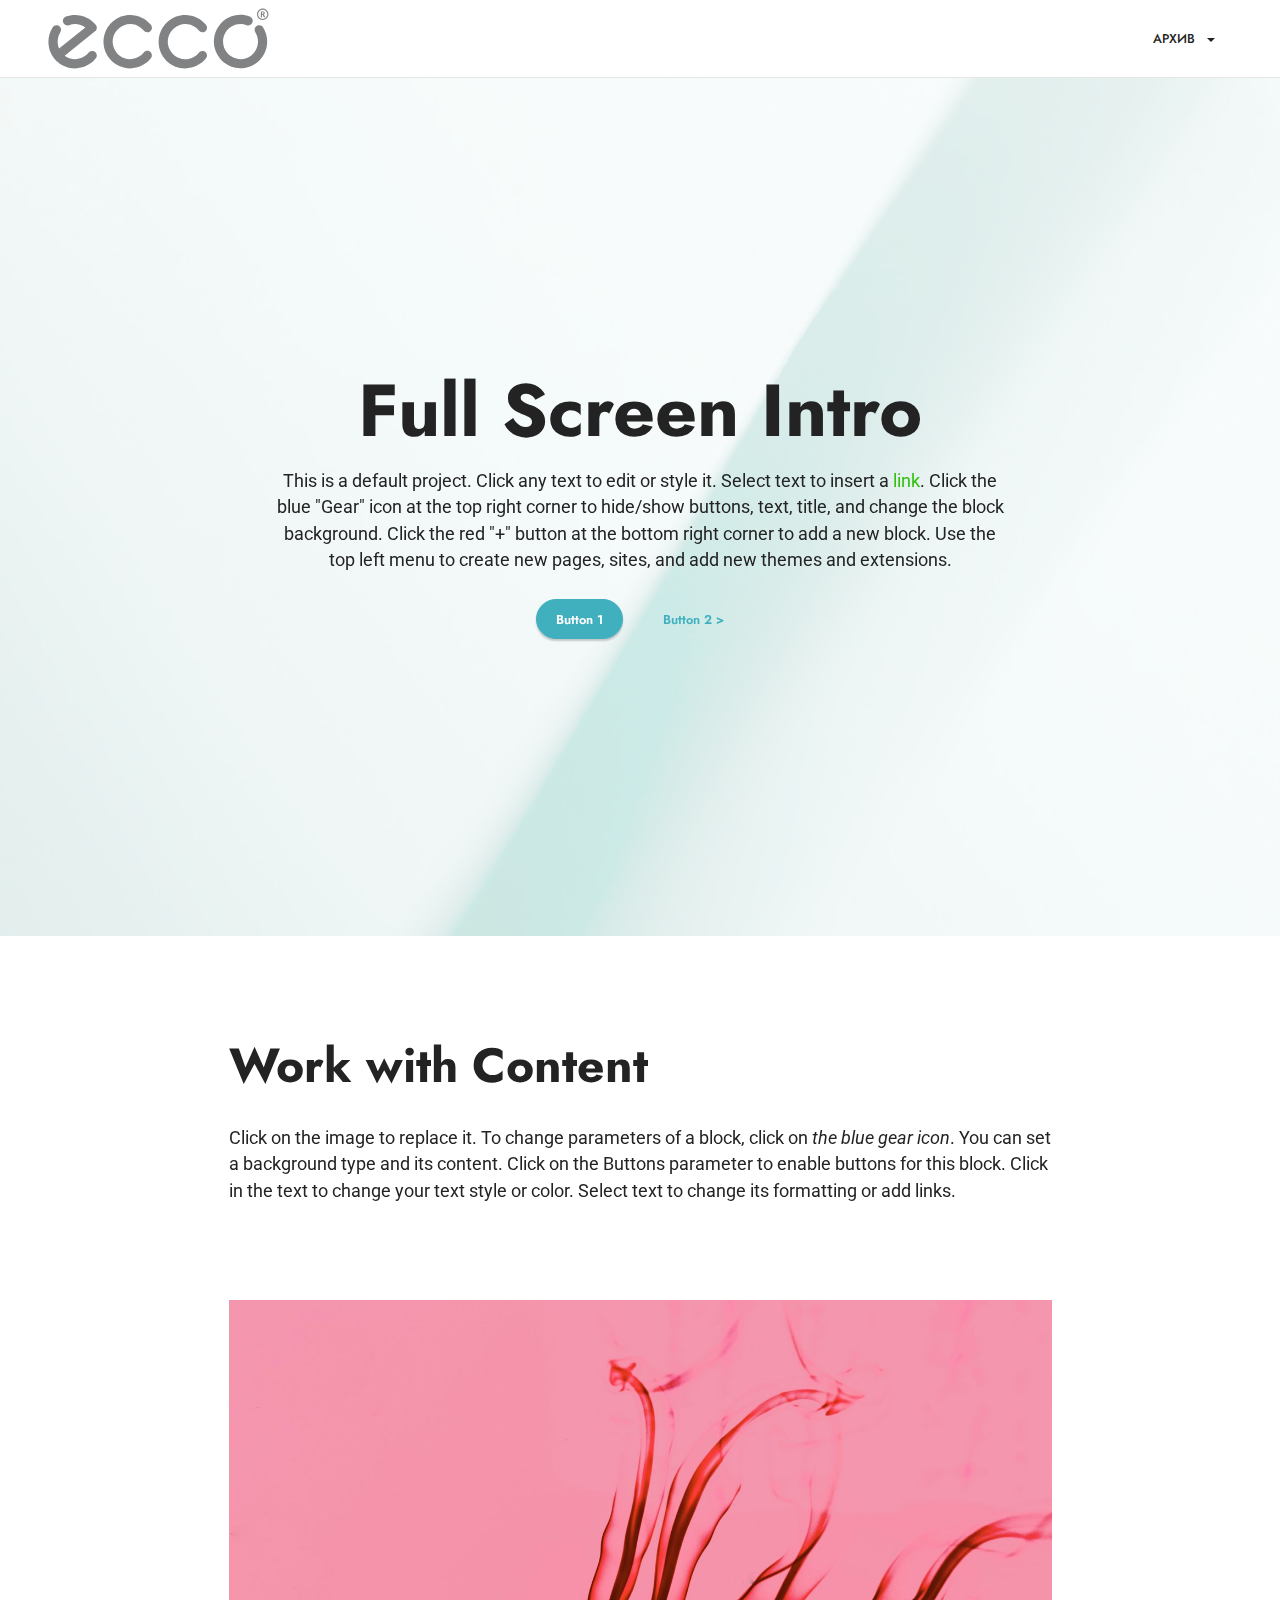
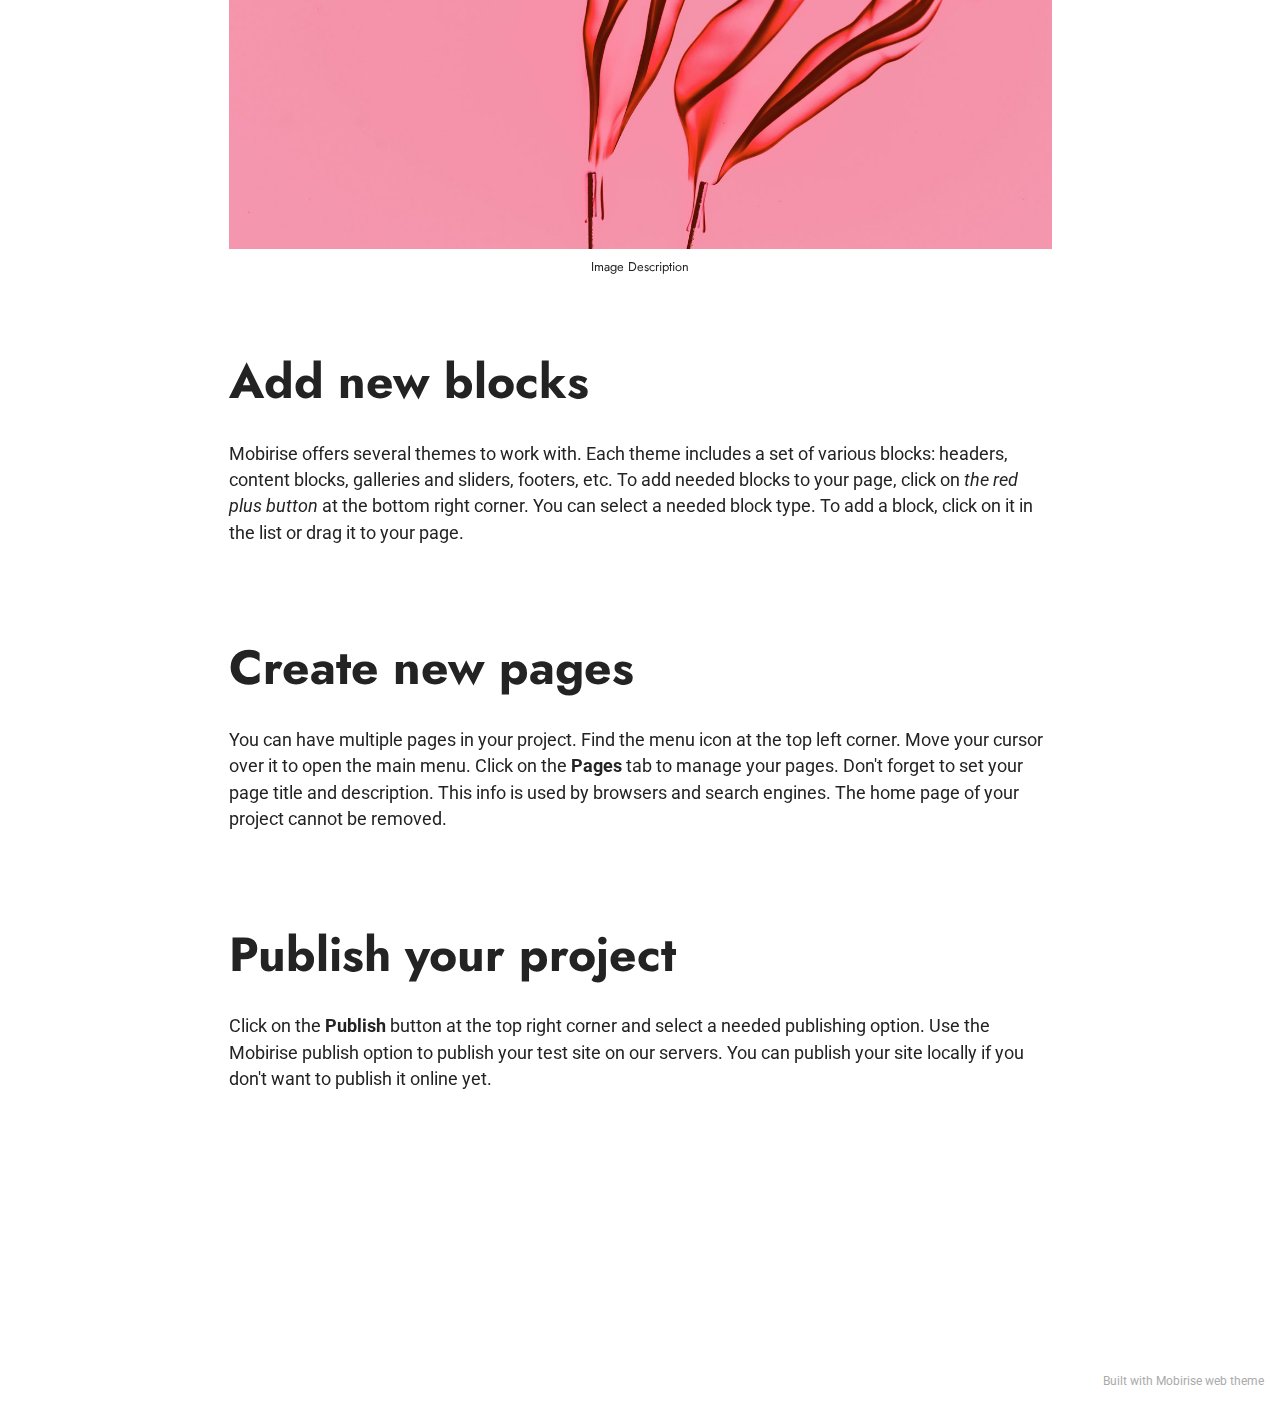
<file: tesxt.html>
<!DOCTYPE html>
<html  >
<head>
  <!-- Site made with Mobirise Website Builder v5.3.0, https://mobirise.com -->
  <meta charset="UTF-8">
  <meta http-equiv="X-UA-Compatible" content="IE=edge">
  <meta name="generator" content="Mobirise v5.3.0, mobirise.com">
  <meta name="viewport" content="width=device-width, initial-scale=1, minimum-scale=1">
  <link rel="shortcut icon" href="assets/images/logo.svg" type="image/x-icon">
  <meta name="description" content="">
  
  
  <title>old</title>
  <link rel="stylesheet" href="assets/tether/tether.min.css">
  <link rel="stylesheet" href="assets/bootstrap/css/bootstrap.min.css">
  <link rel="stylesheet" href="assets/bootstrap/css/bootstrap-grid.min.css">
  <link rel="stylesheet" href="assets/bootstrap/css/bootstrap-reboot.min.css">
  <link rel="stylesheet" href="assets/dropdown/css/style.css">
  <link rel="stylesheet" href="assets/socicon/css/styles.css">
  <link rel="stylesheet" href="assets/theme/css/style.css">
  <link rel="preload" as="style" href="assets/mobirise/css/mbr-additional.css"><link rel="stylesheet" href="assets/mobirise/css/mbr-additional.css" type="text/css">
  
  
  
  
</head>
<body>

<!-- Analytics -->
<!-- Global site tag (gtag.js) - Google Analytics -->
<script async src="https://www.googletagmanager.com/gtag/js?id=G-QQ9KT3H9V8"></script>
<script>
  window.dataLayer = window.dataLayer || [];
  function gtag(){dataLayer.push(arguments);}
  gtag('js', new Date());

  gtag('config', 'G-QQ9KT3H9V8');
</script>

<!-- Yandex.Metrika counter -->
<script type="text/javascript" >
   (function(m,e,t,r,i,k,a){m[i]=m[i]||function(){(m[i].a=m[i].a||[]).push(arguments)};
   m[i].l=1*new Date();k=e.createElement(t),a=e.getElementsByTagName(t)[0],k.async=1,k.src=r,a.parentNode.insertBefore(k,a)})
   (window, document, "script", "https://mc.yandex.ru/metrika/tag.js", "ym");

   ym(73076005, "init", {
        clickmap:true,
        trackLinks:true,
        accurateTrackBounce:true,
        webvisor:true
   });
</script>
<noscript><div><img src="https://mc.yandex.ru/watch/73076005" style="position:absolute; left:-9999px;" alt="" /></div></noscript>
<!-- /Yandex.Metrika counter -->
<!-- /Analytics -->


  
  <section class="menu cid-s48OLK6784" once="menu" id="menu1-h">
    
    <nav class="navbar navbar-dropdown navbar-fixed-top navbar-expand-lg">
        <div class="container-fluid">
            <div class="navbar-brand">
                <span class="navbar-logo">
                    
                        <a href="#top"><img src="assets/images/logo.svg" alt="Наверх" style="height: 3.8rem;"></a>
                    
                </span>
                
            </div>
            <button class="navbar-toggler" type="button" data-toggle="collapse" data-target="#navbarSupportedContent" aria-controls="navbarNavAltMarkup" aria-expanded="false" aria-label="Toggle navigation">
                <div class="hamburger">
                    <span></span>
                    <span></span>
                    <span></span>
                    <span></span>
                </div>
            </button>
            <div class="collapse navbar-collapse" id="navbarSupportedContent">
                <ul class="navbar-nav nav-dropdown nav-right" data-app-modern-menu="true"><li class="nav-item dropdown"><a class="nav-link link text-black dropdown-toggle display-4" href="#" data-toggle="dropdown-submenu" aria-expanded="false">АРХИВ&nbsp;</a><div class="dropdown-menu"><a class="text-black dropdown-item text-primary display-4" href="june.html#top" target="_blank">Июнь 2021</a><a class="text-black dropdown-item text-primary display-4" href="may.html" target="_blank">Май 2021</a><a class="text-black dropdown-item text-primary display-4" href="april.html" target="_blank">Апрель 2021</a><a class="text-black dropdown-item text-primary display-4" href="march.html" target="_blank">Март 2021</a></div></li></ul>
                
                
            </div>
        </div>
    </nav>

</section>

<section class="header1 cid-s48MCQYojq mbr-fullscreen mbr-parallax-background" id="header1-f">

    

    <div class="mbr-overlay" style="opacity: 0.8; background-color: rgb(255, 255, 255);"></div>

    <div class="align-center container">
        <div class="row justify-content-center">
            <div class="col-12 col-lg-8">
                <h1 class="mbr-section-title mbr-fonts-style mb-3 display-1"><strong>Full Screen Intro</strong></h1>
                
                <p class="mbr-text mbr-fonts-style display-7">This is a default project. Click any text to edit or style it. Select text to insert a <a href="http://mobirise.com">link</a>. Click the blue "Gear" icon at the top right corner to hide/show buttons, text, title, and change the block background. Click the red "+" button at the bottom right corner to add a new block. Use the top left menu to create new pages, sites, and add new themes and extensions.</p>
                <div class="mbr-section-btn mt-3"><a class="btn btn-success display-4" href="https://mobirise.com">Button 1</a> <a class="btn btn-success-outline display-4" href="https://mobirise.com">Button 2 &gt;</a></div>
            </div>
        </div>
    </div>
</section>

<section class="content1 cid-s48udlf8KU" id="content1-8">
    
    <div class="container">
        <div class="row justify-content-center">
            <div class="title col-12 col-md-9">
                <h3 class="mbr-section-title mbr-fonts-style align-center mb-4 display-2"><strong>Work with Content</strong></h3>
                <h4 class="mbr-section-subtitle align-center mbr-fonts-style mb-4 display-7">Click on the image to replace it. To change parameters of a block, click on <em>the blue gear icon</em>. You can set a background type and its content. Click on the Buttons parameter to enable buttons for this block. Click in the text to change your text style or color. Select text to change its formatting or add links.</h4>
                
            </div>
        </div>
    </div>
</section>

<section class="image3 cid-s48upRUlSD" id="image3-9">
    

    

    <div class="container">
        <div class="row justify-content-center">
            <div class="col-12 col-lg-9">
                <div class="image-wrapper">
                    <img src="assets/images/6.jpg" alt="Mobirise">
                    <p class="mbr-description mbr-fonts-style mt-2 align-center display-4">
                        Image Description</p>
                </div>
            </div>
        </div>
    </div>
</section>

<section class="content1 cid-s48vaXqeL6" id="content1-b">
    
    <div class="container">
        <div class="row justify-content-center">
            <div class="title col-12 col-md-9">
                <h3 class="mbr-section-title mbr-fonts-style align-center mb-4 display-2"><strong>Add new blocks</strong></h3>
                <h4 class="mbr-section-subtitle align-center mbr-fonts-style mb-4 display-7">Mobirise offers several themes to work with. Each theme includes a set of various blocks: headers, content blocks, galleries and sliders, footers, etc. To add needed blocks to your page, click on <em>the red plus button </em>at the bottom right corner. You can select a needed block type. To add a block, click on it in the list or drag it to your page.</h4>
                
            </div>
        </div>
    </div>
</section>

<section class="content1 cid-s48vnjULo4" id="content1-c">
    
    <div class="container">
        <div class="row justify-content-center">
            <div class="title col-12 col-md-9">
                <h3 class="mbr-section-title mbr-fonts-style align-center mb-4 display-2"><strong>Create new pages</strong></h3>
                <h4 class="mbr-section-subtitle align-center mbr-fonts-style mb-4 display-7">You can have multiple pages in your project. Find the menu icon at the top left corner. Move your cursor over it to open the main menu. Click on the <strong>Pages </strong>tab to manage your pages. Don't forget to set your page title and description. This info is used by browsers and search engines. The home page of your project cannot be removed.</h4>
                
            </div>
        </div>
    </div>
</section>

<section class="content1 cid-s48vrXhP0J" id="content1-d">
    
    <div class="container">
        <div class="row justify-content-center">
            <div class="title col-12 col-md-9">
                <h3 class="mbr-section-title mbr-fonts-style align-center mb-4 display-2"><strong>Publish your project
</strong></h3>
                <h4 class="mbr-section-subtitle align-center mbr-fonts-style mb-4 display-7">Click on the <strong>Publish </strong>button at the top right corner and select a needed publishing option. Use the Mobirise publish option to publish your test site on our servers. You can publish your site locally if you don't want to publish it online yet.</h4>
                
            </div>
        </div>
    </div>
</section>

<section class="footer3 cid-s48P1Icc8J mbr-reveal" once="footers" id="footer3-i">

    

    

    <div class="container">
        <div class="media-container-row align-center mbr-white">
            <div class="row row-links">
                <ul class="foot-menu">
                    
                    
                    
                    
                    
                <li class="foot-menu-item mbr-fonts-style display-7"></li><li class="foot-menu-item mbr-fonts-style display-7"></li><li class="foot-menu-item mbr-fonts-style display-7"></li></ul>
            </div>
            <div class="row social-row">
                <div class="social-list align-right pb-2">
                    
                    
                    
                    
                    
                    
                <div class="soc-item">
                        <a href="https://twitter.com/mobirise" target="_blank">
                            <span class="mbr-iconfont mbr-iconfont-social socicon-vkontakte socicon" style="color: rgb(140, 175, 240); fill: rgb(140, 175, 240);"></span>
                        </a>
                    </div><div class="soc-item">
                        <a href="https://www.facebook.com/pages/Mobirise/1616226671953247" target="_blank">
                            <span class="mbr-iconfont mbr-iconfont-social socicon-facebook socicon" style="color: rgb(140, 175, 240); fill: rgb(140, 175, 240);"></span>
                        </a>
                    </div><div class="soc-item">
                        <a href="https://www.youtube.com/c/mobirise" target="_blank">
                            <span class="mbr-iconfont mbr-iconfont-social socicon-youtube socicon" style="color: rgb(228, 63, 63); fill: rgb(228, 63, 63);"></span>
                        </a>
                    </div><div class="soc-item">
                        <a href="https://instagram.com/mobirise" target="_blank">
                            <span class="mbr-iconfont mbr-iconfont-social socicon-instagram socicon" style="color: rgb(136, 98, 57); fill: rgb(136, 98, 57);"></span>
                        </a>
                    </div></div>
            </div>
            <div class="row row-copirayt">
                <p class="mbr-text mb-0 mbr-fonts-style mbr-white align-center display-4">
                    Вопросы и предложения присылайте на почту <a href="mailto:i.ageev@ecco-ros.ru" class="text-success">Игорю Агееву</a></p>
            </div>
        </div>
    </div>
</section><section style="background-color: #fff; font-family: -apple-system, BlinkMacSystemFont, 'Segoe UI', 'Roboto', 'Helvetica Neue', Arial, sans-serif; color:#aaa; font-size:12px; padding: 0; align-items: center; display: flex;"><a href="https://mobirise.site/j" style="flex: 1 1; height: 3rem; padding-left: 1rem;"></a><p style="flex: 0 0 auto; margin:0; padding-right:1rem;"><a href="https://mobirise.site/t" style="color:#aaa;">Built</a> with Mobirise web theme</p></section><script src="assets/web/assets/jquery/jquery.min.js"></script>  <script src="assets/popper/popper.min.js"></script>  <script src="assets/tether/tether.min.js"></script>  <script src="assets/bootstrap/js/bootstrap.min.js"></script>  <script src="assets/smoothscroll/smooth-scroll.js"></script>  <script src="assets/parallax/jarallax.min.js"></script>  <script src="assets/dropdown/js/nav-dropdown.js"></script>  <script src="assets/dropdown/js/navbar-dropdown.js"></script>  <script src="assets/touchswipe/jquery.touch-swipe.min.js"></script>  <script src="assets/theme/js/script.js"></script>  
  
  
</body>
</html>
</file>
<file: assets/web/assets/mobirise-icons2/mobirise2.css>
@font-face {
  font-family: 'Moririse2';
  font-display: swap;
  src:  url('mobirise2.eot?f2bix4');
  src:  url('mobirise2.eot?f2bix4#iefix') format('embedded-opentype'),
    url('mobirise2.ttf?f2bix4') format('truetype'),
    url('mobirise2.woff?f2bix4') format('woff'),
    url('mobirise2.svg?f2bix4#mobirise2') format('svg');
  font-weight: normal;
  font-style: normal;
}

[class^="mobi-"], [class*=" mobi-"] {
  /* use !important to prevent issues with browser extensions that change fonts */
  font-family: 'Moririse2' !important;
  speak: none;
  font-style: normal;
  font-weight: normal;
  font-variant: normal;
  text-transform: none;
  line-height: 1;

  /* Better Font Rendering =========== */
  -webkit-font-smoothing: antialiased;
  -moz-osx-font-smoothing: grayscale;
}

.mobi-mbri-add-submenu:before {
  content: "\e900";
}
.mobi-mbri-alert:before {
  content: "\e901";
}
.mobi-mbri-align-center:before {
  content: "\e902";
}
.mobi-mbri-align-justify:before {
  content: "\e903";
}
.mobi-mbri-align-left:before {
  content: "\e904";
}
.mobi-mbri-align-right:before {
  content: "\e905";
}
.mobi-mbri-android:before {
  content: "\e906";
}
.mobi-mbri-apple:before {
  content: "\e907";
}
.mobi-mbri-arrow-down:before {
  content: "\e908";
}
.mobi-mbri-arrow-next:before {
  content: "\e909";
}
.mobi-mbri-arrow-prev:before {
  content: "\e90a";
}
.mobi-mbri-arrow-up:before {
  content: "\e90b";
}
.mobi-mbri-bold:before {
  content: "\e90c";
}
.mobi-mbri-bookmark:before {
  content: "\e90d";
}
.mobi-mbri-bootstrap:before {
  content: "\e90e";
}
.mobi-mbri-briefcase:before {
  content: "\e90f";
}
.mobi-mbri-browse:before {
  content: "\e910";
}
.mobi-mbri-bulleted-list:before {
  content: "\e911";
}
.mobi-mbri-calendar:before {
  content: "\e912";
}
.mobi-mbri-camera:before {
  content: "\e913";
}
.mobi-mbri-cart-add:before {
  content: "\e914";
}
.mobi-mbri-cart-full:before {
  content: "\e915";
}
.mobi-mbri-cash:before {
  content: "\e916";
}
.mobi-mbri-change-style:before {
  content: "\e917";
}
.mobi-mbri-chat:before {
  content: "\e918";
}
.mobi-mbri-clock:before {
  content: "\e919";
}
.mobi-mbri-close:before {
  content: "\e91a";
}
.mobi-mbri-cloud:before {
  content: "\e91b";
}
.mobi-mbri-code:before {
  content: "\e91c";
}
.mobi-mbri-contact-form:before {
  content: "\e91d";
}
.mobi-mbri-credit-card:before {
  content: "\e91e";
}
.mobi-mbri-cursor-click:before {
  content: "\e91f";
}
.mobi-mbri-cust-feedback:before {
  content: "\e920";
}
.mobi-mbri-database:before {
  content: "\e921";
}
.mobi-mbri-delivery:before {
  content: "\e922";
}
.mobi-mbri-desktop:before {
  content: "\e923";
}
.mobi-mbri-devices:before {
  content: "\e924";
}
.mobi-mbri-down:before {
  content: "\e925";
}
.mobi-mbri-download-2:before {
  content: "\e926";
}
.mobi-mbri-download:before {
  content: "\e927";
}
.mobi-mbri-drag-n-drop-2:before {
  content: "\e928";
}
.mobi-mbri-drag-n-drop:before {
  content: "\e929";
}
.mobi-mbri-edit-2:before {
  content: "\e92a";
}
.mobi-mbri-edit:before {
  content: "\e92b";
}
.mobi-mbri-error:before {
  content: "\e92c";
}
.mobi-mbri-extension:before {
  content: "\e92d";
}
.mobi-mbri-features:before {
  content: "\e92e";
}
.mobi-mbri-file:before {
  content: "\e92f";
}
.mobi-mbri-flag:before {
  content: "\e930";
}
.mobi-mbri-folder:before {
  content: "\e931";
}
.mobi-mbri-gift:before {
  content: "\e932";
}
.mobi-mbri-github:before {
  content: "\e933";
}
.mobi-mbri-globe-2:before {
  content: "\e934";
}
.mobi-mbri-globe:before {
  content: "\e935";
}
.mobi-mbri-growing-chart:before {
  content: "\e936";
}
.mobi-mbri-hearth:before {
  content: "\e937";
}
.mobi-mbri-help:before {
  content: "\e938";
}
.mobi-mbri-home:before {
  content: "\e939";
}
.mobi-mbri-hot-cup:before {
  content: "\e93a";
}
.mobi-mbri-idea:before {
  content: "\e93b";
}
.mobi-mbri-image-gallery:before {
  content: "\e93c";
}
.mobi-mbri-image-slider:before {
  content: "\e93d";
}
.mobi-mbri-info:before {
  content: "\e93e";
}
.mobi-mbri-italic:before {
  content: "\e93f";
}
.mobi-mbri-key:before {
  content: "\e940";
}
.mobi-mbri-laptop:before {
  content: "\e941";
}
.mobi-mbri-layers:before {
  content: "\e942";
}
.mobi-mbri-left-right:before {
  content: "\e943";
}
.mobi-mbri-left:before {
  content: "\e944";
}
.mobi-mbri-letter:before {
  content: "\e945";
}
.mobi-mbri-like:before {
  content: "\e946";
}
.mobi-mbri-link:before {
  content: "\e947";
}
.mobi-mbri-lock:before {
  content: "\e948";
}
.mobi-mbri-login:before {
  content: "\e949";
}
.mobi-mbri-logout:before {
  content: "\e94a";
}
.mobi-mbri-magic-stick:before {
  content: "\e94b";
}
.mobi-mbri-map-pin:before {
  content: "\e94c";
}
.mobi-mbri-menu:before {
  content: "\e94d";
}
.mobi-mbri-mobile-2:before {
  content: "\e94e";
}
.mobi-mbri-mobile-horizontal:before {
  content: "\e94f";
}
.mobi-mbri-mobile:before {
  content: "\e950";
}
.mobi-mbri-mobirise:before {
  content: "\e951";
}
.mobi-mbri-more-horizontal:before {
  content: "\e952";
}
.mobi-mbri-more-vertical:before {
  content: "\e953";
}
.mobi-mbri-music:before {
  content: "\e954";
}
.mobi-mbri-new-file:before {
  content: "\e955";
}
.mobi-mbri-numbered-list:before {
  content: "\e956";
}
.mobi-mbri-opened-folder:before {
  content: "\e957";
}
.mobi-mbri-pages:before {
  content: "\e958";
}
.mobi-mbri-paper-plane:before {
  content: "\e959";
}
.mobi-mbri-paperclip:before {
  content: "\e95a";
}
.mobi-mbri-phone:before {
  content: "\e95b";
}
.mobi-mbri-photo:before {
  content: "\e95c";
}
.mobi-mbri-photos:before {
  content: "\e95d";
}
.mobi-mbri-pin:before {
  content: "\e95e";
}
.mobi-mbri-play:before {
  content: "\e95f";
}
.mobi-mbri-plus:before {
  content: "\e960";
}
.mobi-mbri-preview:before {
  content: "\e961";
}
.mobi-mbri-print:before {
  content: "\e962";
}
.mobi-mbri-protect:before {
  content: "\e963";
}
.mobi-mbri-question:before {
  content: "\e964";
}
.mobi-mbri-quote-left:before {
  content: "\e965";
}
.mobi-mbri-quote-right:before {
  content: "\e966";
}
.mobi-mbri-redo:before {
  content: "\e967";
}
.mobi-mbri-refresh:before {
  content: "\e968";
}
.mobi-mbri-responsive-2:before {
  content: "\e969";
}
.mobi-mbri-responsive:before {
  content: "\e96a";
}
.mobi-mbri-right:before {
  content: "\e96b";
}
.mobi-mbri-rocket:before {
  content: "\e96c";
}
.mobi-mbri-sad-face:before {
  content: "\e96d";
}
.mobi-mbri-sale:before {
  content: "\e96e";
}
.mobi-mbri-save:before {
  content: "\e96f";
}
.mobi-mbri-search:before {
  content: "\e970";
}
.mobi-mbri-setting-2:before {
  content: "\e971";
}
.mobi-mbri-setting-3:before {
  content: "\e972";
}
.mobi-mbri-setting:before {
  content: "\e973";
}
.mobi-mbri-share:before {
  content: "\e974";
}
.mobi-mbri-shopping-bag:before {
  content: "\e975";
}
.mobi-mbri-shopping-basket:before {
  content: "\e976";
}
.mobi-mbri-shopping-cart:before {
  content: "\e977";
}
.mobi-mbri-sites:before {
  content: "\e978";
}
.mobi-mbri-smile-face:before {
  content: "\e979";
}
.mobi-mbri-speed:before {
  content: "\e97a";
}
.mobi-mbri-star:before {
  content: "\e97b";
}
.mobi-mbri-success:before {
  content: "\e97c";
}
.mobi-mbri-sun:before {
  content: "\e97d";
}
.mobi-mbri-sun2:before {
  content: "\e97e";
}
.mobi-mbri-tablet-vertical:before {
  content: "\e97f";
}
.mobi-mbri-tablet:before {
  content: "\e980";
}
.mobi-mbri-target:before {
  content: "\e981";
}
.mobi-mbri-timer:before {
  content: "\e982";
}
.mobi-mbri-to-ftp:before {
  content: "\e983";
}
.mobi-mbri-to-local-drive:before {
  content: "\e984";
}
.mobi-mbri-touch-swipe:before {
  content: "\e985";
}
.mobi-mbri-touch:before {
  content: "\e986";
}
.mobi-mbri-trash:before {
  content: "\e987";
}
.mobi-mbri-underline:before {
  content: "\e988";
}
.mobi-mbri-undo:before {
  content: "\e989";
}
.mobi-mbri-unlink:before {
  content: "\e98a";
}
.mobi-mbri-unlock:before {
  content: "\e98b";
}
.mobi-mbri-up-down:before {
  content: "\e98c";
}
.mobi-mbri-up:before {
  content: "\e98d";
}
.mobi-mbri-update:before {
  content: "\e98e";
}
.mobi-mbri-upload-2:before {
  content: "\e98f";
}
.mobi-mbri-upload:before {
  content: "\e990";
}
.mobi-mbri-user-2:before {
  content: "\e991";
}
.mobi-mbri-user:before {
  content: "\e992";
}
.mobi-mbri-users:before {
  content: "\e993";
}
.mobi-mbri-video-play:before {
  content: "\e994";
}
.mobi-mbri-video:before {
  content: "\e995";
}
.mobi-mbri-watch:before {
  content: "\e996";
}
.mobi-mbri-website-theme-2:before {
  content: "\e997";
}
.mobi-mbri-website-theme:before {
  content: "\e998";
}
.mobi-mbri-wifi:before {
  content: "\e999";
}
.mobi-mbri-windows:before {
  content: "\e99a";
}
.mobi-mbri-zoom-in:before {
  content: "\e99b";
}
.mobi-mbri-zoom-out:before {
  content: "\e99c";
}
</file>
<file: assets/web/assets/mobirise-icons-bold/mobirise-icons-bold.css>
@font-face {
  font-family: 'mobirise-icons-bold';
  font-display: swap;
  src:  url('mobirise-icons-bold.eot?m1l4yr');
  src:  url('mobirise-icons-bold.eot?m1l4yr#iefix') format('embedded-opentype'),
    url('mobirise-icons-bold.ttf?m1l4yr') format('truetype'),
    url('mobirise-icons-bold.woff?m1l4yr') format('woff'),
    url('mobirise-icons-bold.svg?m1l4yr#mobirise-icons-bold') format('svg');
  font-weight: normal;
  font-style: normal;
}

[class^="mbrib-"], [class*="mbrib-"] {
  /* use !important to prevent issues with browser extensions that change fonts */
  font-family: 'mobirise-icons-bold' !important;
  speak: none;
  font-style: normal;
  font-weight: normal;
  font-variant: normal;
  text-transform: none;
  line-height: 1;

  /* Better Font Rendering =========== */
  -webkit-font-smoothing: antialiased;
  -moz-osx-font-smoothing: grayscale;
}

.mbrib-add-submenu:before {
  content: "\e900";
}
.mbrib-alert:before {
  content: "\e901";
}
.mbrib-align-center:before {
  content: "\e902";
}
.mbrib-align-justify:before {
  content: "\e903";
}
.mbrib-align-left:before {
  content: "\e904";
}
.mbrib-align-right:before {
  content: "\e905";
}
.mbrib-android:before {
  content: "\e906";
}
.mbrib-apple:before {
  content: "\e907";
}
.mbrib-arrow-down:before {
  content: "\e908";
}
.mbrib-arrow-next:before {
  content: "\e909";
}
.mbrib-arrow-prev:before {
  content: "\e90a";
}
.mbrib-arrow-up:before {
  content: "\e90b";
}
.mbrib-bold:before {
  content: "\e90c";
}
.mbrib-bookmark:before {
  content: "\e90d";
}
.mbrib-bootstrap:before {
  content: "\e90e";
}
.mbrib-briefcase:before {
  content: "\e90f";
}
.mbrib-browse:before {
  content: "\e910";
}
.mbrib-bulleted-list:before {
  content: "\e911";
}
.mbrib-calendar:before {
  content: "\e912";
}
.mbrib-camera:before {
  content: "\e913";
}
.mbrib-cart-add:before {
  content: "\e914";
}
.mbrib-cart-full:before {
  content: "\e915";
}
.mbrib-cash:before {
  content: "\e916";
}
.mbrib-change-style:before {
  content: "\e917";
}
.mbrib-chat:before {
  content: "\e918";
}
.mbrib-clock:before {
  content: "\e919";
}
.mbrib-close:before {
  content: "\e91a";
}
.mbrib-cloud:before {
  content: "\e91b";
}
.mbrib-code:before {
  content: "\e91c";
}
.mbrib-contact-form:before {
  content: "\e91d";
}
.mbrib-credit-card:before {
  content: "\e91e";
}
.mbrib-cursor-click:before {
  content: "\e91f";
}
.mbrib-cust-feedback:before {
  content: "\e920";
}
.mbrib-database:before {
  content: "\e921";
}
.mbrib-delivery:before {
  content: "\e922";
}
.mbrib-desktop:before {
  content: "\e923";
}
.mbrib-devices:before {
  content: "\e924";
}
.mbrib-down:before {
  content: "\e925";
}
.mbrib-download:before {
  content: "\e926";
}
.mbrib-drag-n-drop:before {
  content: "\e927";
}
.mbrib-drag-n-drop2:before {
  content: "\e928";
}
.mbrib-edit:before {
  content: "\e929";
}
.mbrib-edit2:before {
  content: "\e92a";
}
.mbrib-error:before {
  content: "\e92b";
}
.mbrib-extension:before {
  content: "\e92c";
}
.mbrib-features:before {
  content: "\e92d";
}
.mbrib-file:before {
  content: "\e92e";
}
.mbrib-flag:before {
  content: "\e92f";
}
.mbrib-folder:before {
  content: "\e930";
}
.mbrib-gift:before {
  content: "\e931";
}
.mbrib-github:before {
  content: "\e932";
}
.mbrib-globe-2:before {
  content: "\e933";
}
.mbrib-globe:before {
  content: "\e934";
}
.mbrib-growing-chart:before {
  content: "\e935";
}
.mbrib-hearth:before {
  content: "\e936";
}
.mbrib-help:before {
  content: "\e937";
}
.mbrib-home:before {
  content: "\e938";
}
.mbrib-hot-cup:before {
  content: "\e939";
}
.mbrib-idea:before {
  content: "\e93a";
}
.mbrib-image-gallery:before {
  content: "\e93b";
}
.mbrib-image-slider:before {
  content: "\e93c";
}
.mbrib-info:before {
  content: "\e93d";
}
.mbrib-italic:before {
  content: "\e93e";
}
.mbrib-key:before {
  content: "\e93f";
}
.mbrib-laptop:before {
  content: "\e940";
}
.mbrib-layers:before {
  content: "\e941";
}
.mbrib-left-right:before {
  content: "\e942";
}
.mbrib-left:before {
  content: "\e943";
}
.mbrib-letter:before {
  content: "\e944";
}
.mbrib-like:before {
  content: "\e945";
}
.mbrib-link:before {
  content: "\e946";
}
.mbrib-lock:before {
  content: "\e947";
}
.mbrib-login:before {
  content: "\e948";
}
.mbrib-logout:before {
  content: "\e949";
}
.mbrib-magic-stick:before {
  content: "\e94a";
}
.mbrib-map-pin:before {
  content: "\e94b";
}
.mbrib-menu:before {
  content: "\e94c";
}
.mbrib-mobile:before {
  content: "\e94d";
}
.mbrib-mobile2:before {
  content: "\e94e";
}
.mbrib-mobirise:before {
  content: "\e94f";
}
.mbrib-more-horizontal:before {
  content: "\e950";
}
.mbrib-more-vertical:before {
  content: "\e951";
}
.mbrib-music:before {
  content: "\e952";
}
.mbrib-new-file:before {
  content: "\e953";
}
.mbrib-numbered-list:before {
  content: "\e954";
}
.mbrib-opened-folder:before {
  content: "\e955";
}
.mbrib-pages:before {
  content: "\e956";
}
.mbrib-paper-plane:before {
  content: "\e957";
}
.mbrib-paperclip:before {
  content: "\e958";
}
.mbrib-photo:before {
  content: "\e959";
}
.mbrib-photos:before {
  content: "\e95a";
}
.mbrib-pin:before {
  content: "\e95b";
}
.mbrib-play:before {
  content: "\e95c";
}
.mbrib-plus:before {
  content: "\e95d";
}
.mbrib-preview:before {
  content: "\e95e";
}
.mbrib-print:before {
  content: "\e95f";
}
.mbrib-protect:before {
  content: "\e960";
}
.mbrib-question:before {
  content: "\e961";
}
.mbrib-quote-left:before {
  content: "\e962";
}
.mbrib-quote-right:before {
  content: "\e963";
}
.mbrib-redo:before {
  content: "\e964";
}
.mbrib-refresh:before {
  content: "\e965";
}
.mbrib-responsive:before {
  content: "\e966";
}
.mbrib-right:before {
  content: "\e967";
}
.mbrib-rocket:before {
  content: "\e968";
}
.mbrib-sad-face:before {
  content: "\e969";
}
.mbrib-sale:before {
  content: "\e96a";
}
.mbrib-save:before {
  content: "\e96b";
}
.mbrib-search:before {
  content: "\e96c";
}
.mbrib-setting:before {
  content: "\e96d";
}
.mbrib-setting2:before {
  content: "\e96e";
}
.mbrib-setting3:before {
  content: "\e96f";
}
.mbrib-share:before {
  content: "\e970";
}
.mbrib-shopping-bag:before {
  content: "\e971";
}
.mbrib-shopping-basket:before {
  content: "\e972";
}
.mbrib-shopping-cart:before {
  content: "\e973";
}
.mbrib-sites:before {
  content: "\e974";
}
.mbrib-smile-face:before {
  content: "\e975";
}
.mbrib-speed:before {
  content: "\e976";
}
.mbrib-star:before {
  content: "\e977";
}
.mbrib-success:before {
  content: "\e978";
}
.mbrib-sun:before {
  content: "\e979";
}
.mbrib-sun2:before {
  content: "\e97a";
}
.mbrib-tablet-vertical:before {
  content: "\e97b";
}
.mbrib-tablet:before {
  content: "\e97c";
}
.mbrib-target:before {
  content: "\e97d";
}
.mbrib-timer:before {
  content: "\e97e";
}
.mbrib-to-ftp:before {
  content: "\e97f";
}
.mbrib-to-local-drive:before {
  content: "\e980";
}
.mbrib-touch-swipe:before {
  content: "\e981";
}
.mbrib-touch:before {
  content: "\e982";
}
.mbrib-trash:before {
  content: "\e983";
}
.mbrib-underline:before {
  content: "\e984";
}
.mbrib-undo:before {
  content: "\e985";
}
.mbrib-unlink:before {
  content: "\e986";
}
.mbrib-unlock:before {
  content: "\e987";
}
.mbrib-up-down:before {
  content: "\e988";
}
.mbrib-up:before {
  content: "\e989";
}
.mbrib-update:before {
  content: "\e98a";
}
.mbrib-upload:before {
  content: "\e98b";
}
.mbrib-user:before {
  content: "\e98c";
}
.mbrib-user2:before {
  content: "\e98d";
}
.mbrib-users:before {
  content: "\e98e";
}
.mbrib-video-play:before {
  content: "\e98f";
}
.mbrib-video:before {
  content: "\e990";
}
.mbrib-watch:before {
  content: "\e991";
}
.mbrib-website-theme:before {
  content: "\e992";
}
.mbrib-wifi:before {
  content: "\e993";
}
.mbrib-windows:before {
  content: "\e994";
}
.mbrib-zoom-out:before {
  content: "\e995";
}
</file>
<file: assets/dropdown/css/style.css>
.navbar-dropdown {
  left: 0;
  padding: 0;
  position: absolute;
  right: 0;
  top: 0;
  transition: all 0.45s ease;
  z-index: 1030;
  background: #282828; }
  .navbar-dropdown .navbar-logo {
    margin-right: 0.8rem;
    transition: margin 0.3s ease-in-out;
    vertical-align: middle; }
    .navbar-dropdown .navbar-logo img {
      height: 3.125rem;
      transition: all 0.3s ease-in-out; }
    .navbar-dropdown .navbar-logo.mbr-iconfont {
      font-size: 3.125rem;
      line-height: 3.125rem; }
  .navbar-dropdown .navbar-caption {
    font-weight: 700;
    white-space: normal;
    vertical-align: -4px;
    line-height: 3.125rem !important; }
    .navbar-dropdown .navbar-caption, .navbar-dropdown .navbar-caption:hover {
      color: inherit;
      text-decoration: none; }
  .navbar-dropdown .mbr-iconfont + .navbar-caption {
    vertical-align: -1px; }
  .navbar-dropdown.navbar-fixed-top {
    position: fixed; }
  .navbar-dropdown .navbar-brand span {
    vertical-align: -4px; }
  .navbar-dropdown.bg-color.transparent {
    background: none; }
  .navbar-dropdown.navbar-short .navbar-brand {
    padding: 0.625rem 0; }
    .navbar-dropdown.navbar-short .navbar-brand span {
      vertical-align: -1px; }
  .navbar-dropdown.navbar-short .navbar-caption {
    line-height: 2.375rem !important;
    vertical-align: -2px; }
  .navbar-dropdown.navbar-short .navbar-logo {
    margin-right: 0.5rem; }
    .navbar-dropdown.navbar-short .navbar-logo img {
      height: 2.375rem; }
    .navbar-dropdown.navbar-short .navbar-logo.mbr-iconfont {
      font-size: 2.375rem;
      line-height: 2.375rem; }
  .navbar-dropdown.navbar-short .mbr-table-cell {
    height: 3.625rem; }
  .navbar-dropdown .navbar-close {
    left: 0.6875rem;
    position: fixed;
    top: 0.75rem;
    z-index: 1000; }
  .navbar-dropdown .hamburger-icon {
    content: "";
    display: inline-block;
    vertical-align: middle;
    width: 16px;
    -webkit-box-shadow: 0 -6px 0 1px #282828,0 0 0 1px #282828,0 6px 0 1px #282828;
    -moz-box-shadow: 0 -6px 0 1px #282828,0 0 0 1px #282828,0 6px 0 1px #282828;
    box-shadow: 0 -6px 0 1px #282828,0 0 0 1px #282828,0 6px 0 1px #282828; }

.dropdown-menu .dropdown-toggle[data-toggle="dropdown-submenu"]::after {
  border-bottom: 0.35em solid transparent;
  border-left: 0.35em solid;
  border-right: 0;
  border-top: 0.35em solid transparent;
  margin-left: 0.3rem; }

.dropdown-menu .dropdown-item:focus {
  outline: 0; }

.nav-dropdown {
  font-size: 0.75rem;
  font-weight: 500;
  height: auto !important; }
  .nav-dropdown .nav-btn {
    padding-left: 1rem; }
  .nav-dropdown .link {
    margin: .667em 1.667em;
    font-weight: 500;
    padding: 0;
    transition: color .2s ease-in-out; }
    .nav-dropdown .link.dropdown-toggle {
      margin-right: 2.583em; }
      .nav-dropdown .link.dropdown-toggle::after {
        margin-left: .25rem;
        border-top: 0.35em solid;
        border-right: 0.35em solid transparent;
        border-left: 0.35em solid transparent;
        border-bottom: 0; }
      .nav-dropdown .link.dropdown-toggle[aria-expanded="true"] {
        margin: 0;
        padding: 0.667em 3.263em  0.667em 1.667em; }
  .nav-dropdown .link::after,
  .nav-dropdown .dropdown-item::after {
    color: inherit; }
  .nav-dropdown .btn {
    font-size: 0.75rem;
    font-weight: 700;
    letter-spacing: 0;
    margin-bottom: 0;
    padding-left: 1.25rem;
    padding-right: 1.25rem; }
  .nav-dropdown .dropdown-menu {
    border-radius: 0;
    border: 0;
    left: 0;
    margin: 0;
    padding-bottom: 1.25rem;
    padding-top: 1.25rem;
    position: relative; }
  .nav-dropdown .dropdown-submenu {
    margin-left: 0.125rem;
    top: 0; }
  .nav-dropdown .dropdown-item {
    font-weight: 500;
    line-height: 2;
    padding: 0.3846em 4.615em 0.3846em 1.5385em;
    position: relative;
    transition: color .2s ease-in-out, background-color .2s ease-in-out; }
    .nav-dropdown .dropdown-item::after {
      margin-top: -0.3077em;
      position: absolute;
      right: 1.1538em;
      top: 50%; }
    .nav-dropdown .dropdown-item:focus, .nav-dropdown .dropdown-item:hover {
      background: none; }

@media (max-width: 767px) {
  .nav-dropdown.navbar-toggleable-sm {
    bottom: 0;
    display: none;
    left: 0;
    overflow-x: hidden;
    position: fixed;
    top: 0;
    transform: translateX(-100%);
    -ms-transform: translateX(-100%);
    -webkit-transform: translateX(-100%);
    width: 18.75rem;
    z-index: 999; } }
.nav-dropdown.navbar-toggleable-xl {
  bottom: 0;
  display: none;
  left: 0;
  overflow-x: hidden;
  position: fixed;
  top: 0;
  transform: translateX(-100%);
  -ms-transform: translateX(-100%);
  -webkit-transform: translateX(-100%);
  width: 18.75rem;
  z-index: 999; }

.nav-dropdown-sm {
  display: block !important;
  overflow-x: hidden;
  overflow: auto;
  padding-top: 3.875rem; }
  .nav-dropdown-sm::after {
    content: "";
    display: block;
    height: 3rem;
    width: 100%; }
  .nav-dropdown-sm.collapse.in ~ .navbar-close {
    display: block !important; }
  .nav-dropdown-sm.collapsing, .nav-dropdown-sm.collapse.in {
    transform: translateX(0);
    -ms-transform: translateX(0);
    -webkit-transform: translateX(0);
    transition: all 0.25s ease-out;
    -webkit-transition: all 0.25s ease-out;
    background: #282828; }
  .nav-dropdown-sm.collapsing[aria-expanded="false"] {
    transform: translateX(-100%);
    -ms-transform: translateX(-100%);
    -webkit-transform: translateX(-100%); }
  .nav-dropdown-sm .nav-item {
    display: block;
    margin-left: 0 !important;
    padding-left: 0; }
  .nav-dropdown-sm .link,
  .nav-dropdown-sm .dropdown-item {
    border-top: 1px dotted rgba(255, 255, 255, 0.1);
    font-size: 0.8125rem;
    line-height: 1.6;
    margin: 0 !important;
    padding: 0.875rem 2.4rem 0.875rem 1.5625rem !important;
    position: relative;
    white-space: normal; }
    .nav-dropdown-sm .link:focus, .nav-dropdown-sm .link:hover,
    .nav-dropdown-sm .dropdown-item:focus,
    .nav-dropdown-sm .dropdown-item:hover {
      background: rgba(0, 0, 0, 0.2) !important;
      color: #c0a375; }
  .nav-dropdown-sm .nav-btn {
    position: relative;
    padding: 1.5625rem 1.5625rem 0 1.5625rem; }
    .nav-dropdown-sm .nav-btn::before {
      border-top: 1px dotted rgba(255, 255, 255, 0.1);
      content: "";
      left: 0;
      position: absolute;
      top: 0;
      width: 100%; }
    .nav-dropdown-sm .nav-btn + .nav-btn {
      padding-top: 0.625rem; }
      .nav-dropdown-sm .nav-btn + .nav-btn::before {
        display: none; }
  .nav-dropdown-sm .btn {
    padding: 0.625rem 0; }
  .nav-dropdown-sm .dropdown-toggle[data-toggle="dropdown-submenu"]::after {
    margin-left: .25rem;
    border-top: 0.35em solid;
    border-right: 0.35em solid transparent;
    border-left: 0.35em solid transparent;
    border-bottom: 0; }
  .nav-dropdown-sm .dropdown-toggle[data-toggle="dropdown-submenu"][aria-expanded="true"]::after {
    border-top: 0;
    border-right: 0.35em solid transparent;
    border-left: 0.35em solid transparent;
    border-bottom: 0.35em solid; }
  .nav-dropdown-sm .dropdown-menu {
    margin: 0;
    padding: 0;
    position: relative;
    top: 0;
    left: 0;
    width: 100%;
    border: 0;
    float: none;
    border-radius: 0;
    background: none; }
  .nav-dropdown-sm .dropdown-submenu {
    left: 100%;
    margin-left: 0.125rem;
    margin-top: -1.25rem;
    top: 0; }

.navbar-toggleable-sm .nav-dropdown .dropdown-menu {
  position: absolute; }

.navbar-toggleable-sm .nav-dropdown .dropdown-submenu {
  left: 100%;
  margin-left: 0.125rem;
  margin-top: -1.25rem;
  top: 0; }

.navbar-toggleable-sm.opened .nav-dropdown .dropdown-menu {
  position: relative; }

.navbar-toggleable-sm.opened .nav-dropdown .dropdown-submenu {
  left: 0;
  margin-left: 00rem;
  margin-top: 0rem;
  top: 0; }

.is-builder .nav-dropdown.collapsing {
  transition: none !important; }

/*# sourceMappingURL=style.css.map */
</file>
<file: assets/socicon/css/styles.css>
@charset "UTF-8";

@font-face {
  font-family: 'Socicon';
  src:  url('../fonts/socicon.eot');
  src:  url('../fonts/socicon.eot?#iefix') format('embedded-opentype'),
    url('../fonts/socicon.woff2') format('woff2'),
    url('../fonts/socicon.ttf') format('truetype'),
    url('../fonts/socicon.woff') format('woff'),
    url('../fonts/socicon.svg#socicon') format('svg');
  font-weight: normal;
  font-style: normal;
  font-display: swap;
}

[data-icon]:before {
  font-family: "socicon" !important;
  content: attr(data-icon);
  font-style: normal !important;
  font-weight: normal !important;
  font-variant: normal !important;
  text-transform: none !important;
  speak: none;
  line-height: 1;
  -webkit-font-smoothing: antialiased;
  -moz-osx-font-smoothing: grayscale;
}

[class^="socicon-"], [class*=" socicon-"] {
  /* use !important to prevent issues with browser extensions that change fonts */
  font-family: 'Socicon' !important;
  speak: none;
  font-style: normal;
  font-weight: normal;
  font-variant: normal;
  text-transform: none;
  line-height: 1;

  /* Better Font Rendering =========== */
  -webkit-font-smoothing: antialiased;
  -moz-osx-font-smoothing: grayscale;
}

.socicon-eitaa:before {
  content: "\e97c";
}
.socicon-soroush:before {
  content: "\e97d";
}
.socicon-bale:before {
  content: "\e97e";
}
.socicon-zazzle:before {
  content: "\e97b";
}
.socicon-society6:before {
  content: "\e97a";
}
.socicon-redbubble:before {
  content: "\e979";
}
.socicon-avvo:before {
  content: "\e978";
}
.socicon-stitcher:before {
  content: "\e977";
}
.socicon-googlehangouts:before {
  content: "\e974";
}
.socicon-dlive:before {
  content: "\e975";
}
.socicon-vsco:before {
  content: "\e976";
}
.socicon-flipboard:before {
  content: "\e973";
}
.socicon-ubuntu:before {
  content: "\e958";
}
.socicon-artstation:before {
  content: "\e959";
}
.socicon-invision:before {
  content: "\e95a";
}
.socicon-torial:before {
  content: "\e95b";
}
.socicon-collectorz:before {
  content: "\e95c";
}
.socicon-seenthis:before {
  content: "\e95d";
}
.socicon-googleplaymusic:before {
  content: "\e95e";
}
.socicon-debian:before {
  content: "\e95f";
}
.socicon-filmfreeway:before {
  content: "\e960";
}
.socicon-gnome:before {
  content: "\e961";
}
.socicon-itchio:before {
  content: "\e962";
}
.socicon-jamendo:before {
  content: "\e963";
}
.socicon-mix:before {
  content: "\e964";
}
.socicon-sharepoint:before {
  content: "\e965";
}
.socicon-tinder:before {
  content: "\e966";
}
.socicon-windguru:before {
  content: "\e967";
}
.socicon-cdbaby:before {
  content: "\e968";
}
.socicon-elementaryos:before {
  content: "\e969";
}
.socicon-stage32:before {
  content: "\e96a";
}
.socicon-tiktok:before {
  content: "\e96b";
}
.socicon-gitter:before {
  content: "\e96c";
}
.socicon-letterboxd:before {
  content: "\e96d";
}
.socicon-threema:before {
  content: "\e96e";
}
.socicon-splice:before {
  content: "\e96f";
}
.socicon-metapop:before {
  content: "\e970";
}
.socicon-naver:before {
  content: "\e971";
}
.socicon-remote:before {
  content: "\e972";
}
.socicon-internet:before {
  content: "\e957";
}
.socicon-moddb:before {
  content: "\e94b";
}
.socicon-indiedb:before {
  content: "\e94c";
}
.socicon-traxsource:before {
  content: "\e94d";
}
.socicon-gamefor:before {
  content: "\e94e";
}
.socicon-pixiv:before {
  content: "\e94f";
}
.socicon-myanimelist:before {
  content: "\e950";
}
.socicon-blackberry:before {
  content: "\e951";
}
.socicon-wickr:before {
  content: "\e952";
}
.socicon-spip:before {
  content: "\e953";
}
.socicon-napster:before {
  content: "\e954";
}
.socicon-beatport:before {
  content: "\e955";
}
.socicon-hackerone:before {
  content: "\e956";
}
.socicon-hackernews:before {
  content: "\e946";
}
.socicon-smashwords:before {
  content: "\e947";
}
.socicon-kobo:before {
  content: "\e948";
}
.socicon-bookbub:before {
  content: "\e949";
}
.socicon-mailru:before {
  content: "\e94a";
}
.socicon-gitlab:before {
  content: "\e945";
}
.socicon-instructables:before {
  content: "\e944";
}
.socicon-portfolio:before {
  content: "\e943";
}
.socicon-codered:before {
  content: "\e940";
}
.socicon-origin:before {
  content: "\e941";
}
.socicon-nextdoor:before {
  content: "\e942";
}
.socicon-udemy:before {
  content: "\e93f";
}
.socicon-livemaster:before {
  content: "\e93e";
}
.socicon-crunchbase:before {
  content: "\e93b";
}
.socicon-homefy:before {
  content: "\e93c";
}
.socicon-calendly:before {
  content: "\e93d";
}
.socicon-realtor:before {
  content: "\e90f";
}
.socicon-tidal:before {
  content: "\e910";
}
.socicon-qobuz:before {
  content: "\e911";
}
.socicon-natgeo:before {
  content: "\e912";
}
.socicon-mastodon:before {
  content: "\e913";
}
.socicon-unsplash:before {
  content: "\e914";
}
.socicon-homeadvisor:before {
  content: "\e915";
}
.socicon-angieslist:before {
  content: "\e916";
}
.socicon-codepen:before {
  content: "\e917";
}
.socicon-slack:before {
  content: "\e918";
}
.socicon-openaigym:before {
  content: "\e919";
}
.socicon-logmein:before {
  content: "\e91a";
}
.socicon-fiverr:before {
  content: "\e91b";
}
.socicon-gotomeeting:before {
  content: "\e91c";
}
.socicon-aliexpress:before {
  content: "\e91d";
}
.socicon-guru:before {
  content: "\e91e";
}
.socicon-appstore:before {
  content: "\e91f";
}
.socicon-homes:before {
  content: "\e920";
}
.socicon-zoom:before {
  content: "\e921";
}
.socicon-alibaba:before {
  content: "\e922";
}
.socicon-craigslist:before {
  content: "\e923";
}
.socicon-wix:before {
  content: "\e924";
}
.socicon-redfin:before {
  content: "\e925";
}
.socicon-googlecalendar:before {
  content: "\e926";
}
.socicon-shopify:before {
  content: "\e927";
}
.socicon-freelancer:before {
  content: "\e928";
}
.socicon-seedrs:before {
  content: "\e929";
}
.socicon-bing:before {
  content: "\e92a";
}
.socicon-doodle:before {
  content: "\e92b";
}
.socicon-bonanza:before {
  content: "\e92c";
}
.socicon-squarespace:before {
  content: "\e92d";
}
.socicon-toptal:before {
  content: "\e92e";
}
.socicon-gust:before {
  content: "\e92f";
}
.socicon-ask:before {
  content: "\e930";
}
.socicon-trulia:before {
  content: "\e931";
}
.socicon-loomly:before {
  content: "\e932";
}
.socicon-ghost:before {
  content: "\e933";
}
.socicon-upwork:before {
  content: "\e934";
}
.socicon-fundable:before {
  content: "\e935";
}
.socicon-booking:before {
  content: "\e936";
}
.socicon-googlemaps:before {
  content: "\e937";
}
.socicon-zillow:before {
  content: "\e938";
}
.socicon-niconico:before {
  content: "\e939";
}
.socicon-toneden:before {
  content: "\e93a";
}
.socicon-augment:before {
  content: "\e908";
}
.socicon-bitbucket:before {
  content: "\e909";
}
.socicon-fyuse:before {
  content: "\e90a";
}
.socicon-yt-gaming:before {
  content: "\e90b";
}
.socicon-sketchfab:before {
  content: "\e90c";
}
.socicon-mobcrush:before {
  content: "\e90d";
}
.socicon-microsoft:before {
  content: "\e90e";
}
.socicon-pandora:before {
  content: "\e907";
}
.socicon-messenger:before {
  content: "\e906";
}
.socicon-gamewisp:before {
  content: "\e905";
}
.socicon-bloglovin:before {
  content: "\e904";
}
.socicon-tunein:before {
  content: "\e903";
}
.socicon-gamejolt:before {
  content: "\e901";
}
.socicon-trello:before {
  content: "\e902";
}
.socicon-spreadshirt:before {
  content: "\e900";
}
.socicon-500px:before {
  content: "\e000";
}
.socicon-8tracks:before {
  content: "\e001";
}
.socicon-airbnb:before {
  content: "\e002";
}
.socicon-alliance:before {
  content: "\e003";
}
.socicon-amazon:before {
  content: "\e004";
}
.socicon-amplement:before {
  content: "\e005";
}
.socicon-android:before {
  content: "\e006";
}
.socicon-angellist:before {
  content: "\e007";
}
.socicon-apple:before {
  content: "\e008";
}
.socicon-appnet:before {
  content: "\e009";
}
.socicon-baidu:before {
  content: "\e00a";
}
.socicon-bandcamp:before {
  content: "\e00b";
}
.socicon-battlenet:before {
  content: "\e00c";
}
.socicon-mixer:before {
  content: "\e00d";
}
.socicon-bebee:before {
  content: "\e00e";
}
.socicon-bebo:before {
  content: "\e00f";
}
.socicon-behance:before {
  content: "\e010";
}
.socicon-blizzard:before {
  content: "\e011";
}
.socicon-blogger:before {
  content: "\e012";
}
.socicon-buffer:before {
  content: "\e013";
}
.socicon-chrome:before {
  content: "\e014";
}
.socicon-coderwall:before {
  content: "\e015";
}
.socicon-curse:before {
  content: "\e016";
}
.socicon-dailymotion:before {
  content: "\e017";
}
.socicon-deezer:before {
  content: "\e018";
}
.socicon-delicious:before {
  content: "\e019";
}
.socicon-deviantart:before {
  content: "\e01a";
}
.socicon-diablo:before {
  content: "\e01b";
}
.socicon-digg:before {
  content: "\e01c";
}
.socicon-discord:before {
  content: "\e01d";
}
.socicon-disqus:before {
  content: "\e01e";
}
.socicon-douban:before {
  content: "\e01f";
}
.socicon-draugiem:before {
  content: "\e020";
}
.socicon-dribbble:before {
  content: "\e021";
}
.socicon-drupal:before {
  content: "\e022";
}
.socicon-ebay:before {
  content: "\e023";
}
.socicon-ello:before {
  content: "\e024";
}
.socicon-endomodo:before {
  content: "\e025";
}
.socicon-envato:before {
  content: "\e026";
}
.socicon-etsy:before {
  content: "\e027";
}
.socicon-facebook:before {
  content: "\e028";
}
.socicon-feedburner:before {
  content: "\e029";
}
.socicon-filmweb:before {
  content: "\e02a";
}
.socicon-firefox:before {
  content: "\e02b";
}
.socicon-flattr:before {
  content: "\e02c";
}
.socicon-flickr:before {
  content: "\e02d";
}
.socicon-formulr:before {
  content: "\e02e";
}
.socicon-forrst:before {
  content: "\e02f";
}
.socicon-foursquare:before {
  content: "\e030";
}
.socicon-friendfeed:before {
  content: "\e031";
}
.socicon-github:before {
  content: "\e032";
}
.socicon-goodreads:before {
  content: "\e033";
}
.socicon-google:before {
  content: "\e034";
}
.socicon-googlescholar:before {
  content: "\e035";
}
.socicon-googlegroups:before {
  content: "\e036";
}
.socicon-googlephotos:before {
  content: "\e037";
}
.socicon-googleplus:before {
  content: "\e038";
}
.socicon-grooveshark:before {
  content: "\e039";
}
.socicon-hackerrank:before {
  content: "\e03a";
}
.socicon-hearthstone:before {
  content: "\e03b";
}
.socicon-hellocoton:before {
  content: "\e03c";
}
.socicon-heroes:before {
  content: "\e03d";
}
.socicon-smashcast:before {
  content: "\e03e";
}
.socicon-horde:before {
  content: "\e03f";
}
.socicon-houzz:before {
  content: "\e040";
}
.socicon-icq:before {
  content: "\e041";
}
.socicon-identica:before {
  content: "\e042";
}
.socicon-imdb:before {
  content: "\e043";
}
.socicon-instagram:before {
  content: "\e044";
}
.socicon-issuu:before {
  content: "\e045";
}
.socicon-istock:before {
  content: "\e046";
}
.socicon-itunes:before {
  content: "\e047";
}
.socicon-keybase:before {
  content: "\e048";
}
.socicon-lanyrd:before {
  content: "\e049";
}
.socicon-lastfm:before {
  content: "\e04a";
}
.socicon-line:before {
  content: "\e04b";
}
.socicon-linkedin:before {
  content: "\e04c";
}
.socicon-livejournal:before {
  content: "\e04d";
}
.socicon-lyft:before {
  content: "\e04e";
}
.socicon-macos:before {
  content: "\e04f";
}
.socicon-mail:before {
  content: "\e050";
}
.socicon-medium:before {
  content: "\e051";
}
.socicon-meetup:before {
  content: "\e052";
}
.socicon-mixcloud:before {
  content: "\e053";
}
.socicon-modelmayhem:before {
  content: "\e054";
}
.socicon-mumble:before {
  content: "\e055";
}
.socicon-myspace:before {
  content: "\e056";
}
.socicon-newsvine:before {
  content: "\e057";
}
.socicon-nintendo:before {
  content: "\e058";
}
.socicon-npm:before {
  content: "\e059";
}
.socicon-odnoklassniki:before {
  content: "\e05a";
}
.socicon-openid:before {
  content: "\e05b";
}
.socicon-opera:before {
  content: "\e05c";
}
.socicon-outlook:before {
  content: "\e05d";
}
.socicon-overwatch:before {
  content: "\e05e";
}
.socicon-patreon:before {
  content: "\e05f";
}
.socicon-paypal:before {
  content: "\e060";
}
.socicon-periscope:before {
  content: "\e061";
}
.socicon-persona:before {
  content: "\e062";
}
.socicon-pinterest:before {
  content: "\e063";
}
.socicon-play:before {
  content: "\e064";
}
.socicon-player:before {
  content: "\e065";
}
.socicon-playstation:before {
  content: "\e066";
}
.socicon-pocket:before {
  content: "\e067";
}
.socicon-qq:before {
  content: "\e068";
}
.socicon-quora:before {
  content: "\e069";
}
.socicon-raidcall:before {
  content: "\e06a";
}
.socicon-ravelry:before {
  content: "\e06b";
}
.socicon-reddit:before {
  content: "\e06c";
}
.socicon-renren:before {
  content: "\e06d";
}
.socicon-researchgate:before {
  content: "\e06e";
}
.socicon-residentadvisor:before {
  content: "\e06f";
}
.socicon-reverbnation:before {
  content: "\e070";
}
.socicon-rss:before {
  content: "\e071";
}
.socicon-sharethis:before {
  content: "\e072";
}
.socicon-skype:before {
  content: "\e073";
}
.socicon-slideshare:before {
  content: "\e074";
}
.socicon-smugmug:before {
  content: "\e075";
}
.socicon-snapchat:before {
  content: "\e076";
}
.socicon-songkick:before {
  content: "\e077";
}
.socicon-soundcloud:before {
  content: "\e078";
}
.socicon-spotify:before {
  content: "\e079";
}
.socicon-stackexchange:before {
  content: "\e07a";
}
.socicon-stackoverflow:before {
  content: "\e07b";
}
.socicon-starcraft:before {
  content: "\e07c";
}
.socicon-stayfriends:before {
  content: "\e07d";
}
.socicon-steam:before {
  content: "\e07e";
}
.socicon-storehouse:before {
  content: "\e07f";
}
.socicon-strava:before {
  content: "\e080";
}
.socicon-streamjar:before {
  content: "\e081";
}
.socicon-stumbleupon:before {
  content: "\e082";
}
.socicon-swarm:before {
  content: "\e083";
}
.socicon-teamspeak:before {
  content: "\e084";
}
.socicon-teamviewer:before {
  content: "\e085";
}
.socicon-technorati:before {
  content: "\e086";
}
.socicon-telegram:before {
  content: "\e087";
}
.socicon-tripadvisor:before {
  content: "\e088";
}
.socicon-tripit:before {
  content: "\e089";
}
.socicon-triplej:before {
  content: "\e08a";
}
.socicon-tumblr:before {
  content: "\e08b";
}
.socicon-twitch:before {
  content: "\e08c";
}
.socicon-twitter:before {
  content: "\e08d";
}
.socicon-uber:before {
  content: "\e08e";
}
.socicon-ventrilo:before {
  content: "\e08f";
}
.socicon-viadeo:before {
  content: "\e090";
}
.socicon-viber:before {
  content: "\e091";
}
.socicon-viewbug:before {
  content: "\e092";
}
.socicon-vimeo:before {
  content: "\e093";
}
.socicon-vine:before {
  content: "\e094";
}
.socicon-vkontakte:before {
  content: "\e095";
}
.socicon-warcraft:before {
  content: "\e096";
}
.socicon-wechat:before {
  content: "\e097";
}
.socicon-weibo:before {
  content: "\e098";
}
.socicon-whatsapp:before {
  content: "\e099";
}
.socicon-wikipedia:before {
  content: "\e09a";
}
.socicon-windows:before {
  content: "\e09b";
}
.socicon-wordpress:before {
  content: "\e09c";
}
.socicon-wykop:before {
  content: "\e09d";
}
.socicon-xbox:before {
  content: "\e09e";
}
.socicon-xing:before {
  content: "\e09f";
}
.socicon-yahoo:before {
  content: "\e0a0";
}
.socicon-yammer:before {
  content: "\e0a1";
}
.socicon-yandex:before {
  content: "\e0a2";
}
.socicon-yelp:before {
  content: "\e0a3";
}
.socicon-younow:before {
  content: "\e0a4";
}
.socicon-youtube:before {
  content: "\e0a5";
}
.socicon-zapier:before {
  content: "\e0a6";
}
.socicon-zerply:before {
  content: "\e0a7";
}
.socicon-zomato:before {
  content: "\e0a8";
}
.socicon-zynga:before {
  content: "\e0a9";
}
</file>
<file: assets/theme/css/style.css>
@charset "UTF-8";
section {
  background-color: #ffffff;
}

body {
  font-style: normal;
  line-height: 1.5;
  font-weight: 400;
  color: #232323;
  position: relative;
}

section,
.container,
.container-fluid {
  position: relative;
  word-wrap: break-word;
}

a.mbr-iconfont:hover {
  text-decoration: none;
}

.article .lead p,
.article .lead ul,
.article .lead ol,
.article .lead pre,
.article .lead blockquote {
  margin-bottom: 0;
}

a {
  font-style: normal;
  font-weight: 400;
  cursor: pointer;
}
a, a:hover {
  text-decoration: none;
}

.mbr-section-title {
  font-style: normal;
  line-height: 1.3;
}

.mbr-section-subtitle {
  line-height: 1.3;
}

.mbr-text {
  font-style: normal;
  line-height: 1.7;
}

h1,
h2,
h3,
h4,
h5,
h6,
.display-1,
.display-2,
.display-4,
.display-5,
.display-7,
span,
p,
a {
  line-height: 1;
  word-break: break-word;
  word-wrap: break-word;
  font-weight: 400;
}

b,
strong {
  font-weight: bold;
}

input:-webkit-autofill, input:-webkit-autofill:hover, input:-webkit-autofill:focus, input:-webkit-autofill:active {
  transition-delay: 9999s;
  -webkit-transition-property: background-color, color;
  transition-property: background-color, color;
}

textarea[type=hidden] {
  display: none;
}

section {
  background-position: 50% 50%;
  background-repeat: no-repeat;
  background-size: cover;
}
section .mbr-background-video,
section .mbr-background-video-preview {
  position: absolute;
  bottom: 0;
  left: 0;
  right: 0;
  top: 0;
}

.hidden {
  visibility: hidden;
}

.mbr-z-index20 {
  z-index: 20;
}

/*! Base colors */
.mbr-white {
  color: #ffffff;
}

.mbr-black {
  color: #111111;
}

.mbr-bg-white {
  background-color: #ffffff;
}

.mbr-bg-black {
  background-color: #000000;
}

/*! Text-aligns */
.align-left {
  text-align: left;
}

.align-center {
  text-align: center;
}

.align-right {
  text-align: right;
}

/*! Font-weight  */
.mbr-light {
  font-weight: 300;
}

.mbr-regular {
  font-weight: 400;
}

.mbr-semibold {
  font-weight: 500;
}

.mbr-bold {
  font-weight: 700;
}

/*! Media  */
.media-content {
  flex-basis: 100%;
}

.media-container-row {
  display: flex;
  flex-direction: row;
  flex-wrap: wrap;
  justify-content: center;
  align-content: center;
  align-items: start;
}
.media-container-row .media-size-item {
  width: 400px;
}

.media-container-column {
  display: flex;
  flex-direction: column;
  flex-wrap: wrap;
  justify-content: center;
  align-content: center;
  align-items: stretch;
}
.media-container-column > * {
  width: 100%;
}

@media (min-width: 992px) {
  .media-container-row {
    flex-wrap: nowrap;
  }
}
figure {
  margin-bottom: 0;
  overflow: hidden;
}

figure[mbr-media-size] {
  transition: width 0.1s;
}

img,
iframe {
  display: block;
  width: 100%;
}

.card {
  background-color: transparent;
  border: none;
}

.card-box {
  width: 100%;
}

.card-img {
  text-align: center;
  flex-shrink: 0;
  -webkit-flex-shrink: 0;
}

.media {
  max-width: 100%;
  margin: 0 auto;
}

.mbr-figure {
  align-self: center;
}

.media-container > div {
  max-width: 100%;
}

.mbr-figure img,
.card-img img {
  width: 100%;
}

@media (max-width: 991px) {
  .media-size-item {
    width: auto !important;
  }

  .media {
    width: auto;
  }

  .mbr-figure {
    width: 100% !important;
  }
}
/*! Buttons */
.mbr-section-btn {
  margin-left: -0.6rem;
  margin-right: -0.6rem;
  font-size: 0;
}

.btn {
  font-weight: 600;
  border-width: 1px;
  font-style: normal;
  margin: 0.6rem 0.6rem;
  white-space: normal;
  transition: all 0.2s ease-in-out;
  display: inline-flex;
  align-items: center;
  justify-content: center;
  word-break: break-word;
}

.btn-sm {
  font-weight: 600;
  letter-spacing: 0px;
  transition: all 0.3s ease-in-out;
}

.btn-md {
  font-weight: 600;
  letter-spacing: 0px;
  transition: all 0.3s ease-in-out;
}

.btn-lg {
  font-weight: 600;
  letter-spacing: 0px;
  transition: all 0.3s ease-in-out;
}

.btn-form {
  margin: 0;
}
.btn-form:hover {
  cursor: pointer;
}

nav .mbr-section-btn {
  margin-left: 0rem;
  margin-right: 0rem;
}

/*! Btn icon margin */
.btn .mbr-iconfont,
.btn.btn-sm .mbr-iconfont {
  order: 1;
  cursor: pointer;
  margin-left: 0.5rem;
  vertical-align: sub;
}

.btn.btn-md .mbr-iconfont,
.btn.btn-md .mbr-iconfont {
  margin-left: 0.8rem;
}

.mbr-regular {
  font-weight: 400;
}

.mbr-semibold {
  font-weight: 500;
}

.mbr-bold {
  font-weight: 700;
}

[type=submit] {
  -webkit-appearance: none;
}

/*! Full-screen */
.mbr-fullscreen .mbr-overlay {
  min-height: 100vh;
}

.mbr-fullscreen {
  display: flex;
  display: -moz-flex;
  display: -ms-flex;
  display: -o-flex;
  align-items: center;
  min-height: 100vh;
  padding-top: 3rem;
  padding-bottom: 3rem;
}

/*! Map */
.map {
  height: 25rem;
  position: relative;
}
.map iframe {
  width: 100%;
  height: 100%;
}

/*! Scroll to top arrow */
.mbr-arrow-up {
  bottom: 25px;
  right: 90px;
  position: fixed;
  text-align: right;
  z-index: 5000;
  color: #ffffff;
  font-size: 22px;
}

.mbr-arrow-up a {
  background: rgba(0, 0, 0, 0.2);
  border-radius: 50%;
  color: #fff;
  display: inline-block;
  height: 60px;
  width: 60px;
  border: 2px solid #fff;
  outline-style: none !important;
  position: relative;
  text-decoration: none;
  transition: all 0.3s ease-in-out;
  cursor: pointer;
  text-align: center;
}
.mbr-arrow-up a:hover {
  background-color: rgba(0, 0, 0, 0.4);
}
.mbr-arrow-up a i {
  line-height: 60px;
}

.mbr-arrow-up-icon {
  display: block;
  color: #fff;
}

.mbr-arrow-up-icon::before {
  content: "›";
  display: inline-block;
  font-family: serif;
  font-size: 22px;
  line-height: 1;
  font-style: normal;
  position: relative;
  top: 6px;
  left: -4px;
  transform: rotate(-90deg);
}

/*! Arrow Down */
.mbr-arrow {
  position: absolute;
  bottom: 45px;
  left: 50%;
  width: 60px;
  height: 60px;
  cursor: pointer;
  background-color: rgba(80, 80, 80, 0.5);
  border-radius: 50%;
  transform: translateX(-50%);
}
@media (max-width: 767px) {
  .mbr-arrow {
    display: none;
  }
}
.mbr-arrow > a {
  display: inline-block;
  text-decoration: none;
  outline-style: none;
  -webkit-animation: arrowdown 1.7s ease-in-out infinite;
          animation: arrowdown 1.7s ease-in-out infinite;
  color: #ffffff;
}
.mbr-arrow > a > i {
  position: absolute;
  top: -2px;
  left: 15px;
  font-size: 2rem;
}

#scrollToTop a i::before {
  content: "";
  position: absolute;
  display: block;
  border-bottom: 2.5px solid #fff;
  border-left: 2.5px solid #fff;
  width: 27.8%;
  height: 27.8%;
  left: 50%;
  top: 51%;
  transform: translateY(-30%) translateX(-50%) rotate(135deg);
}

@keyframes arrowdown {
  0% {
    transform: translateY(0px);
  }
  50% {
    transform: translateY(-5px);
  }
  100% {
    transform: translateY(0px);
  }
}
@-webkit-keyframes arrowdown {
  0% {
    transform: translateY(0px);
  }
  50% {
    transform: translateY(-5px);
  }
  100% {
    transform: translateY(0px);
  }
}
@media (max-width: 500px) {
  .mbr-arrow-up {
    left: 0;
    right: 0;
    text-align: center;
  }
}
/*Gradients animation*/
@keyframes gradient-animation {
  from {
    background-position: 0% 100%;
    -webkit-animation-timing-function: ease-in-out;
            animation-timing-function: ease-in-out;
  }
  to {
    background-position: 100% 0%;
    -webkit-animation-timing-function: ease-in-out;
            animation-timing-function: ease-in-out;
  }
}
@-webkit-keyframes gradient-animation {
  from {
    background-position: 0% 100%;
    -webkit-animation-timing-function: ease-in-out;
            animation-timing-function: ease-in-out;
  }
  to {
    background-position: 100% 0%;
    -webkit-animation-timing-function: ease-in-out;
            animation-timing-function: ease-in-out;
  }
}
.bg-gradient {
  background-size: 200% 200%;
  animation: gradient-animation 5s infinite alternate;
  -webkit-animation: gradient-animation 5s infinite alternate;
}

.menu .navbar-brand {
  display: -webkit-flex;
}
.menu .navbar-brand span {
  display: flex;
  display: -webkit-flex;
}
.menu .navbar-brand .navbar-caption-wrap {
  display: -webkit-flex;
}
.menu .navbar-brand .navbar-logo img {
  display: -webkit-flex;
  width: auto;
}
@media (min-width: 768px) and (max-width: 991px) {
  .menu .navbar-toggleable-sm .navbar-nav {
    display: -ms-flexbox;
  }
}
@media (max-width: 991px) {
  .menu .navbar-collapse {
    max-height: 93.5vh;
  }
  .menu .navbar-collapse.show {
    overflow: auto;
  }
}
@media (min-width: 992px) {
  .menu .navbar-nav.nav-dropdown {
    display: -webkit-flex;
  }
  .menu .navbar-toggleable-sm .navbar-collapse {
    display: -webkit-flex !important;
  }
  .menu .collapsed .navbar-collapse {
    max-height: 93.5vh;
  }
  .menu .collapsed .navbar-collapse.show {
    overflow: auto;
  }
}
@media (max-width: 767px) {
  .menu .navbar-collapse {
    max-height: 80vh;
  }
}

.nav-link .mbr-iconfont {
  margin-right: 0.5rem;
}

.navbar {
  display: -webkit-flex;
  -webkit-flex-wrap: wrap;
  -webkit-align-items: center;
  -webkit-justify-content: space-between;
}

.navbar-collapse {
  -webkit-flex-basis: 100%;
  -webkit-flex-grow: 1;
  -webkit-align-items: center;
}

.nav-dropdown .link {
  padding: 0.667em 1.667em !important;
  margin: 0 !important;
}

.nav {
  display: -webkit-flex;
  -webkit-flex-wrap: wrap;
}

.row {
  display: -webkit-flex;
  -webkit-flex-wrap: wrap;
}

.justify-content-center {
  -webkit-justify-content: center;
}

.form-inline {
  display: -webkit-flex;
}

.card-wrapper {
  -webkit-flex: 1;
}

.carousel-control {
  z-index: 10;
  display: -webkit-flex;
}

.carousel-controls {
  display: -webkit-flex;
}

.media {
  display: -webkit-flex;
}

.form-group:focus {
  outline: none;
}

.jq-selectbox__select {
  padding: 7px 0;
  position: relative;
}

.jq-selectbox__dropdown {
  overflow: hidden;
  border-radius: 10px;
  position: absolute;
  top: 100%;
  left: 0 !important;
  width: 100% !important;
}

.jq-selectbox__trigger-arrow {
  right: 0;
  transform: translateY(-50%);
}

.jq-selectbox li {
  padding: 1.07em 0.5em;
}

input[type=range] {
  padding-left: 0 !important;
  padding-right: 0 !important;
}

.modal-dialog,
.modal-content {
  height: 100%;
}

.modal-dialog .carousel-inner {
  height: calc(100vh - 1.75rem);
}
@media (max-width: 575px) {
  .modal-dialog .carousel-inner {
    height: calc(100vh - 1rem);
  }
}

.carousel-item {
  text-align: center;
}

.carousel-item img {
  margin: auto;
}

.navbar-toggler {
  align-self: flex-start;
  padding: 0.25rem 0.75rem;
  font-size: 1.25rem;
  line-height: 1;
  background: transparent;
  border: 1px solid transparent;
  border-radius: 0.25rem;
}

.navbar-toggler:focus,
.navbar-toggler:hover {
  text-decoration: none;
}

.navbar-toggler-icon {
  display: inline-block;
  width: 1.5em;
  height: 1.5em;
  vertical-align: middle;
  content: "";
  background: no-repeat center center;
  background-size: 100% 100%;
}

.navbar-toggler-left {
  position: absolute;
  left: 1rem;
}

.navbar-toggler-right {
  position: absolute;
  right: 1rem;
}

.card-img {
  width: auto;
}

.menu .navbar.collapsed:not(.beta-menu) {
  flex-direction: column;
}

.carousel-item.active,
.carousel-item-next,
.carousel-item-prev {
  display: flex;
}

.note-air-layout .dropup .dropdown-menu,
.note-air-layout .navbar-fixed-bottom .dropdown .dropdown-menu {
  bottom: initial !important;
}

html,
body {
  height: auto;
  min-height: 100vh;
}

.dropup .dropdown-toggle::after {
  display: none;
}

.form-asterisk {
  font-family: initial;
  position: absolute;
  top: -2px;
  font-weight: normal;
}

.form-control-label {
  position: relative;
  cursor: pointer;
  margin-bottom: 0.357em;
  padding: 0;
}

.alert {
  color: #ffffff;
  border-radius: 0;
  border: 0;
  font-size: 1.1rem;
  line-height: 1.5;
  margin-bottom: 1.875rem;
  padding: 1.25rem;
  position: relative;
  text-align: center;
}
.alert.alert-form::after {
  background-color: inherit;
  bottom: -7px;
  content: "";
  display: block;
  height: 14px;
  left: 50%;
  margin-left: -7px;
  position: absolute;
  transform: rotate(45deg);
  width: 14px;
}

.form-control {
  background-color: #ffffff;
  background-clip: border-box;
  color: #232323;
  line-height: 1rem !important;
  height: auto;
  padding: 0.6rem 1.2rem;
  transition: border-color 0.25s ease 0s;
  border: 1px solid transparent !important;
  border-radius: 4px;
  box-shadow: rgba(0, 0, 0, 0.07) 0px 1px 1px 0px, rgba(0, 0, 0, 0.07) 0px 1px 3px 0px, rgba(0, 0, 0, 0.03) 0px 0px 0px 1px;
}
.form-active .form-control:invalid {
  border-color: red;
}

form .row {
  margin-left: -0.6rem;
  margin-right: -0.6rem;
}
form .row [class*=col] {
  padding-left: 0.6rem;
  padding-right: 0.6rem;
}

form .mbr-section-btn {
  margin: 0;
  padding-left: 0.6rem;
  padding-right: 0.6rem;
}

form .btn {
  display: flex;
  padding: 0.6rem 1.2rem;
  margin: 0;
}

form .form-check-input {
  margin-top: 0.5;
}

textarea.form-control {
  line-height: 1.5rem !important;
}

.form-group {
  margin-bottom: 1.2rem;
}

.form-control,
form .btn {
  min-height: 48px;
}

.gdpr-block label span.textGDPR input[name=gdpr] {
  top: 7px;
}

.form-control:focus {
  box-shadow: none;
}

:focus {
  outline: none;
}

.mbr-overlay {
  background-color: #000;
  bottom: 0;
  left: 0;
  opacity: 0.5;
  position: absolute;
  right: 0;
  top: 0;
  z-index: 0;
  pointer-events: none;
}

blockquote {
  font-style: italic;
  padding: 3rem;
  font-size: 1.09rem;
  position: relative;
  border-left: 3px solid;
}

ul,
ol,
pre,
blockquote {
  margin-bottom: 2.3125rem;
}

.mt-4 {
  margin-top: 2rem !important;
}

.mb-4 {
  margin-bottom: 2rem !important;
}

@media (min-width: 992px) {
  .container {
    padding-left: 16px;
    padding-right: 16px;
  }

  .row {
    margin-left: -16px;
    margin-right: -16px;
  }
  .row > [class*=col] {
    padding-left: 16px;
    padding-right: 16px;
  }
}
@media (min-width: 768px) {
  .container-fluid {
    padding-left: 32px;
    padding-right: 32px;
  }
}
@media (min-width: 768px) and (max-width: 991px) {
  .mbr-container {
    padding-left: 32px;
    padding-right: 32px;
  }
}
@media (max-width: 767px) {
  .mbr-container {
    padding-left: 16px;
    padding-right: 16px;
  }
}
.card-wrapper,
.item-wrapper {
  overflow: hidden;
}

.app-video-wrapper > img {
  opacity: 1;
}.engine {
	position: absolute;
	text-indent: -2400px;
	text-align: center;
	padding: 0;
	top: 0;
	left: -2400px;
}
</file>
<file: assets/mobirise/css/mbr-additional.css>
@import url(https://fonts.googleapis.com/css?family=Jost:100,200,300,400,500,600,700,800,900,100i,200i,300i,400i,500i,600i,700i,800i,900i&display=swap);
@import url(https://fonts.googleapis.com/css?family=Roboto:100,100i,300,300i,400,400i,500,500i,700,700i,900,900i&display=swap);





body {
  font-family: Jost;
}
.display-1 {
  font-family: 'Jost', sans-serif;
  font-size: 4.6rem;
  line-height: 1.1;
}
.display-1 > .mbr-iconfont {
  font-size: 5.75rem;
}
.display-2 {
  font-family: 'Jost', sans-serif;
  font-size: 3rem;
  line-height: 1.1;
}
.display-2 > .mbr-iconfont {
  font-size: 3.75rem;
}
.display-4 {
  font-family: 'Jost', sans-serif;
  font-size: 0.8rem;
  line-height: 1.5;
}
.display-4 > .mbr-iconfont {
  font-size: 1rem;
}
.display-5 {
  font-family: 'Roboto', sans-serif;
  font-size: 1.8rem;
  line-height: 1.5;
}
.display-5 > .mbr-iconfont {
  font-size: 2.25rem;
}
.display-7 {
  font-family: 'Roboto', sans-serif;
  font-size: 1.1rem;
  line-height: 1.5;
}
.display-7 > .mbr-iconfont {
  font-size: 1.375rem;
}
/* ---- Fluid typography for mobile devices ---- */
/* 1.4 - font scale ratio ( bootstrap == 1.42857 ) */
/* 100vw - current viewport width */
/* (48 - 20)  48 == 48rem == 768px, 20 == 20rem == 320px(minimal supported viewport) */
/* 0.65 - min scale variable, may vary */
@media (max-width: 992px) {
  .display-1 {
    font-size: 3.68rem;
  }
}
@media (max-width: 768px) {
  .display-1 {
    font-size: 3.22rem;
    font-size: calc( 2.26rem + (4.6 - 2.26) * ((100vw - 20rem) / (48 - 20)));
    line-height: calc( 1.1 * (2.26rem + (4.6 - 2.26) * ((100vw - 20rem) / (48 - 20))));
  }
  .display-2 {
    font-size: 2.4rem;
    font-size: calc( 1.7rem + (3 - 1.7) * ((100vw - 20rem) / (48 - 20)));
    line-height: calc( 1.3 * (1.7rem + (3 - 1.7) * ((100vw - 20rem) / (48 - 20))));
  }
  .display-4 {
    font-size: 0.64rem;
    font-size: calc( 0.93rem + (0.8 - 0.93) * ((100vw - 20rem) / (48 - 20)));
    line-height: calc( 1.4 * (0.93rem + (0.8 - 0.93) * ((100vw - 20rem) / (48 - 20))));
  }
  .display-5 {
    font-size: 1.44rem;
    font-size: calc( 1.28rem + (1.8 - 1.28) * ((100vw - 20rem) / (48 - 20)));
    line-height: calc( 1.4 * (1.28rem + (1.8 - 1.28) * ((100vw - 20rem) / (48 - 20))));
  }
  .display-7 {
    font-size: 0.88rem;
    font-size: calc( 1.0350000000000001rem + (1.1 - 1.0350000000000001) * ((100vw - 20rem) / (48 - 20)));
    line-height: calc( 1.4 * (1.0350000000000001rem + (1.1 - 1.0350000000000001) * ((100vw - 20rem) / (48 - 20))));
  }
}
/* Buttons */
.btn {
  padding: 0.6rem 1.2rem;
  border-radius: 4px;
}
.btn-sm {
  padding: 0.6rem 1.2rem;
  border-radius: 4px;
}
.btn-md {
  padding: 0.6rem 1.2rem;
  border-radius: 4px;
}
.btn-lg {
  padding: 1rem 2.6rem;
  border-radius: 4px;
}
.bg-primary {
  background-color: #32c00c !important;
}
.bg-success {
  background-color: #40b0bf !important;
}
.bg-info {
  background-color: #47b5ed !important;
}
.bg-warning {
  background-color: #ffe161 !important;
}
.bg-danger {
  background-color: #ff9966 !important;
}
.btn-primary,
.btn-primary:active {
  background-color: #32c00c !important;
  border-color: #32c00c !important;
  color: #ffffff !important;
  box-shadow: 0 2px 2px 0 rgba(0, 0, 0, 0.2);
}
.btn-primary:hover,
.btn-primary:focus,
.btn-primary.focus,
.btn-primary.active {
  color: #ffffff !important;
  background-color: #1d6e07 !important;
  border-color: #1d6e07 !important;
  box-shadow: 0 2px 5px 0 rgba(0, 0, 0, 0.2);
}
.btn-primary.disabled,
.btn-primary:disabled {
  color: #ffffff !important;
  background-color: #1d6e07 !important;
  border-color: #1d6e07 !important;
}
.btn-secondary,
.btn-secondary:active {
  background-color: #e43f3f !important;
  border-color: #e43f3f !important;
  color: #ffffff !important;
  box-shadow: 0 2px 2px 0 rgba(0, 0, 0, 0.2);
}
.btn-secondary:hover,
.btn-secondary:focus,
.btn-secondary.focus,
.btn-secondary.active {
  color: #ffffff !important;
  background-color: #b31919 !important;
  border-color: #b31919 !important;
  box-shadow: 0 2px 5px 0 rgba(0, 0, 0, 0.2);
}
.btn-secondary.disabled,
.btn-secondary:disabled {
  color: #ffffff !important;
  background-color: #b31919 !important;
  border-color: #b31919 !important;
}
.btn-info,
.btn-info:active {
  background-color: #47b5ed !important;
  border-color: #47b5ed !important;
  color: #ffffff !important;
  box-shadow: 0 2px 2px 0 rgba(0, 0, 0, 0.2);
}
.btn-info:hover,
.btn-info:focus,
.btn-info.focus,
.btn-info.active {
  color: #ffffff !important;
  background-color: #148cca !important;
  border-color: #148cca !important;
  box-shadow: 0 2px 5px 0 rgba(0, 0, 0, 0.2);
}
.btn-info.disabled,
.btn-info:disabled {
  color: #ffffff !important;
  background-color: #148cca !important;
  border-color: #148cca !important;
}
.btn-success,
.btn-success:active {
  background-color: #40b0bf !important;
  border-color: #40b0bf !important;
  color: #ffffff !important;
  box-shadow: 0 2px 2px 0 rgba(0, 0, 0, 0.2);
}
.btn-success:hover,
.btn-success:focus,
.btn-success.focus,
.btn-success.active {
  color: #ffffff !important;
  background-color: #2a747e !important;
  border-color: #2a747e !important;
  box-shadow: 0 2px 5px 0 rgba(0, 0, 0, 0.2);
}
.btn-success.disabled,
.btn-success:disabled {
  color: #ffffff !important;
  background-color: #2a747e !important;
  border-color: #2a747e !important;
}
.btn-warning,
.btn-warning:active {
  background-color: #ffe161 !important;
  border-color: #ffe161 !important;
  color: #614f00 !important;
  box-shadow: 0 2px 2px 0 rgba(0, 0, 0, 0.2);
}
.btn-warning:hover,
.btn-warning:focus,
.btn-warning.focus,
.btn-warning.active {
  color: #0a0800 !important;
  background-color: #ffd10a !important;
  border-color: #ffd10a !important;
  box-shadow: 0 2px 5px 0 rgba(0, 0, 0, 0.2);
}
.btn-warning.disabled,
.btn-warning:disabled {
  color: #614f00 !important;
  background-color: #ffd10a !important;
  border-color: #ffd10a !important;
}
.btn-danger,
.btn-danger:active {
  background-color: #ff9966 !important;
  border-color: #ff9966 !important;
  color: #ffffff !important;
  box-shadow: 0 2px 2px 0 rgba(0, 0, 0, 0.2);
}
.btn-danger:hover,
.btn-danger:focus,
.btn-danger.focus,
.btn-danger.active {
  color: #ffffff !important;
  background-color: #ff5f0f !important;
  border-color: #ff5f0f !important;
  box-shadow: 0 2px 5px 0 rgba(0, 0, 0, 0.2);
}
.btn-danger.disabled,
.btn-danger:disabled {
  color: #ffffff !important;
  background-color: #ff5f0f !important;
  border-color: #ff5f0f !important;
}
.btn-white,
.btn-white:active {
  background-color: #fafafa !important;
  border-color: #fafafa !important;
  color: #7a7a7a !important;
  box-shadow: 0 2px 2px 0 rgba(0, 0, 0, 0.2);
}
.btn-white:hover,
.btn-white:focus,
.btn-white.focus,
.btn-white.active {
  color: #4f4f4f !important;
  background-color: #cfcfcf !important;
  border-color: #cfcfcf !important;
  box-shadow: 0 2px 5px 0 rgba(0, 0, 0, 0.2);
}
.btn-white.disabled,
.btn-white:disabled {
  color: #7a7a7a !important;
  background-color: #cfcfcf !important;
  border-color: #cfcfcf !important;
}
.btn-black,
.btn-black:active {
  background-color: #232323 !important;
  border-color: #232323 !important;
  color: #ffffff !important;
  box-shadow: 0 2px 2px 0 rgba(0, 0, 0, 0.2);
}
.btn-black:hover,
.btn-black:focus,
.btn-black.focus,
.btn-black.active {
  color: #ffffff !important;
  background-color: #000000 !important;
  border-color: #000000 !important;
  box-shadow: 0 2px 5px 0 rgba(0, 0, 0, 0.2);
}
.btn-black.disabled,
.btn-black:disabled {
  color: #ffffff !important;
  background-color: #000000 !important;
  border-color: #000000 !important;
}
.btn-primary-outline,
.btn-primary-outline:active {
  background-color: transparent !important;
  border-color: transparent;
  color: #32c00c;
}
.btn-primary-outline:hover,
.btn-primary-outline:focus,
.btn-primary-outline.focus,
.btn-primary-outline.active {
  color: #1d6e07 !important;
  background-color: transparent!important;
  border-color: transparent!important;
  box-shadow: none!important;
}
.btn-primary-outline.disabled,
.btn-primary-outline:disabled {
  color: #ffffff !important;
  background-color: #32c00c !important;
  border-color: #32c00c !important;
}
.btn-secondary-outline,
.btn-secondary-outline:active {
  background-color: transparent !important;
  border-color: transparent;
  color: #e43f3f;
}
.btn-secondary-outline:hover,
.btn-secondary-outline:focus,
.btn-secondary-outline.focus,
.btn-secondary-outline.active {
  color: #b31919 !important;
  background-color: transparent!important;
  border-color: transparent!important;
  box-shadow: none!important;
}
.btn-secondary-outline.disabled,
.btn-secondary-outline:disabled {
  color: #ffffff !important;
  background-color: #e43f3f !important;
  border-color: #e43f3f !important;
}
.btn-info-outline,
.btn-info-outline:active {
  background-color: transparent !important;
  border-color: transparent;
  color: #47b5ed;
}
.btn-info-outline:hover,
.btn-info-outline:focus,
.btn-info-outline.focus,
.btn-info-outline.active {
  color: #148cca !important;
  background-color: transparent!important;
  border-color: transparent!important;
  box-shadow: none!important;
}
.btn-info-outline.disabled,
.btn-info-outline:disabled {
  color: #ffffff !important;
  background-color: #47b5ed !important;
  border-color: #47b5ed !important;
}
.btn-success-outline,
.btn-success-outline:active {
  background-color: transparent !important;
  border-color: transparent;
  color: #40b0bf;
}
.btn-success-outline:hover,
.btn-success-outline:focus,
.btn-success-outline.focus,
.btn-success-outline.active {
  color: #2a747e !important;
  background-color: transparent!important;
  border-color: transparent!important;
  box-shadow: none!important;
}
.btn-success-outline.disabled,
.btn-success-outline:disabled {
  color: #ffffff !important;
  background-color: #40b0bf !important;
  border-color: #40b0bf !important;
}
.btn-warning-outline,
.btn-warning-outline:active {
  background-color: transparent !important;
  border-color: transparent;
  color: #ffe161;
}
.btn-warning-outline:hover,
.btn-warning-outline:focus,
.btn-warning-outline.focus,
.btn-warning-outline.active {
  color: #ffd10a !important;
  background-color: transparent!important;
  border-color: transparent!important;
  box-shadow: none!important;
}
.btn-warning-outline.disabled,
.btn-warning-outline:disabled {
  color: #614f00 !important;
  background-color: #ffe161 !important;
  border-color: #ffe161 !important;
}
.btn-danger-outline,
.btn-danger-outline:active {
  background-color: transparent !important;
  border-color: transparent;
  color: #ff9966;
}
.btn-danger-outline:hover,
.btn-danger-outline:focus,
.btn-danger-outline.focus,
.btn-danger-outline.active {
  color: #ff5f0f !important;
  background-color: transparent!important;
  border-color: transparent!important;
  box-shadow: none!important;
}
.btn-danger-outline.disabled,
.btn-danger-outline:disabled {
  color: #ffffff !important;
  background-color: #ff9966 !important;
  border-color: #ff9966 !important;
}
.btn-black-outline,
.btn-black-outline:active {
  background-color: transparent !important;
  border-color: transparent;
  color: #232323;
}
.btn-black-outline:hover,
.btn-black-outline:focus,
.btn-black-outline.focus,
.btn-black-outline.active {
  color: #000000 !important;
  background-color: transparent!important;
  border-color: transparent!important;
  box-shadow: none!important;
}
.btn-black-outline.disabled,
.btn-black-outline:disabled {
  color: #ffffff !important;
  background-color: #232323 !important;
  border-color: #232323 !important;
}
.btn-white-outline,
.btn-white-outline:active {
  background-color: transparent !important;
  border-color: transparent;
  color: #fafafa;
}
.btn-white-outline:hover,
.btn-white-outline:focus,
.btn-white-outline.focus,
.btn-white-outline.active {
  color: #cfcfcf !important;
  background-color: transparent!important;
  border-color: transparent!important;
  box-shadow: none!important;
}
.btn-white-outline.disabled,
.btn-white-outline:disabled {
  color: #7a7a7a !important;
  background-color: #fafafa !important;
  border-color: #fafafa !important;
}
.text-primary {
  color: #32c00c !important;
}
.text-secondary {
  color: #e43f3f !important;
}
.text-success {
  color: #40b0bf !important;
}
.text-info {
  color: #47b5ed !important;
}
.text-warning {
  color: #ffe161 !important;
}
.text-danger {
  color: #ff9966 !important;
}
.text-white {
  color: #fafafa !important;
}
.text-black {
  color: #232323 !important;
}
a.text-primary:hover,
a.text-primary:focus,
a.text-primary.active {
  color: #196006 !important;
}
a.text-secondary:hover,
a.text-secondary:focus,
a.text-secondary.active {
  color: #a61717 !important;
}
a.text-success:hover,
a.text-success:focus,
a.text-success.active {
  color: #266a73 !important;
}
a.text-info:hover,
a.text-info:focus,
a.text-info.active {
  color: #1283bc !important;
}
a.text-warning:hover,
a.text-warning:focus,
a.text-warning.active {
  color: #facb00 !important;
}
a.text-danger:hover,
a.text-danger:focus,
a.text-danger.active {
  color: #ff5500 !important;
}
a.text-white:hover,
a.text-white:focus,
a.text-white.active {
  color: #c7c7c7 !important;
}
a.text-black:hover,
a.text-black:focus,
a.text-black.active {
  color: #000000 !important;
}
a[class*="text-"]:not(.nav-link):not(.dropdown-item):not([role]):not(.navbar-caption) {
  position: relative;
  background-image: transparent;
  background-size: 10000px 2px;
  background-repeat: no-repeat;
  background-position: 0px 1.2em;
  background-position: -10000px 1.2em;
}
a[class*="text-"]:not(.nav-link):not(.dropdown-item):not([role]):not(.navbar-caption):hover {
  transition: background-position 2s ease-in-out;
  background-image: linear-gradient(currentColor 50%, currentColor 50%);
  background-position: 0px 1.2em;
}
.nav-tabs .nav-link.active {
  color: #32c00c;
}
.nav-tabs .nav-link:not(.active) {
  color: #232323;
}
.alert-success {
  background-color: #70c770;
}
.alert-info {
  background-color: #47b5ed;
}
.alert-warning {
  background-color: #ffe161;
}
.alert-danger {
  background-color: #ff9966;
}
.mbr-section-btn a.btn:not(.btn-form) {
  border-radius: 100px;
}
.mbr-gallery-filter li a {
  border-radius: 100px !important;
}
.mbr-gallery-filter li.active .btn {
  background-color: #32c00c;
  border-color: #32c00c;
  color: #ffffff;
}
.mbr-gallery-filter li.active .btn:focus {
  box-shadow: none;
}
.nav-tabs .nav-link {
  border-radius: 100px !important;
}
a,
a:hover {
  color: #32c00c;
}
.mbr-plan-header.bg-primary .mbr-plan-subtitle,
.mbr-plan-header.bg-primary .mbr-plan-price-desc {
  color: #78f457;
}
.mbr-plan-header.bg-success .mbr-plan-subtitle,
.mbr-plan-header.bg-success .mbr-plan-price-desc {
  color: #a0d8df;
}
.mbr-plan-header.bg-info .mbr-plan-subtitle,
.mbr-plan-header.bg-info .mbr-plan-price-desc {
  color: #ffffff;
}
.mbr-plan-header.bg-warning .mbr-plan-subtitle,
.mbr-plan-header.bg-warning .mbr-plan-price-desc {
  color: #ffffff;
}
.mbr-plan-header.bg-danger .mbr-plan-subtitle,
.mbr-plan-header.bg-danger .mbr-plan-price-desc {
  color: #ffffff;
}
/* Scroll to top button*/
.scrollToTop_wraper {
  display: none;
}
.form-control {
  font-family: 'Jost', sans-serif;
  font-size: 0.8rem;
  line-height: 1.5;
  font-weight: 400;
}
.form-control > .mbr-iconfont {
  font-size: 1rem;
}
.form-control:hover,
.form-control:focus {
  box-shadow: rgba(0, 0, 0, 0.07) 0px 1px 1px 0px, rgba(0, 0, 0, 0.07) 0px 1px 3px 0px, rgba(0, 0, 0, 0.03) 0px 0px 0px 1px;
  border-color: #32c00c !important;
}
.form-control:-webkit-input-placeholder {
  font-family: 'Jost', sans-serif;
  font-size: 0.8rem;
  line-height: 1.5;
  font-weight: 400;
}
.form-control:-webkit-input-placeholder > .mbr-iconfont {
  font-size: 1rem;
}
blockquote {
  border-color: #32c00c;
}
/* Forms */
.mbr-form .input-group-btn a.btn {
  border-radius: 100px !important;
}
.mbr-form .input-group-btn a.btn:hover {
  box-shadow: 0 10px 40px 0 rgba(0, 0, 0, 0.2);
}
.mbr-form .input-group-btn button[type="submit"] {
  border-radius: 100px !important;
  padding: 1rem 3rem;
}
.mbr-form .input-group-btn button[type="submit"]:hover {
  box-shadow: 0 10px 40px 0 rgba(0, 0, 0, 0.2);
}
.jq-selectbox li:hover,
.jq-selectbox li.selected {
  background-color: #32c00c;
  color: #ffffff;
}
.jq-number__spin {
  transition: 0.25s ease;
}
.jq-number__spin:hover {
  border-color: #32c00c;
}
.jq-selectbox .jq-selectbox__trigger-arrow,
.jq-number__spin.minus:after,
.jq-number__spin.plus:after {
  transition: 0.4s;
  border-top-color: #353535;
  border-bottom-color: #353535;
}
.jq-selectbox:hover .jq-selectbox__trigger-arrow,
.jq-number__spin.minus:hover:after,
.jq-number__spin.plus:hover:after {
  border-top-color: #32c00c;
  border-bottom-color: #32c00c;
}
.xdsoft_datetimepicker .xdsoft_calendar td.xdsoft_default,
.xdsoft_datetimepicker .xdsoft_calendar td.xdsoft_current,
.xdsoft_datetimepicker .xdsoft_timepicker .xdsoft_time_box > div > div.xdsoft_current {
  color: #000000 !important;
  background-color: #32c00c !important;
  box-shadow: none !important;
}
.xdsoft_datetimepicker .xdsoft_calendar td:hover,
.xdsoft_datetimepicker .xdsoft_timepicker .xdsoft_time_box > div > div:hover {
  color: #ffffff !important;
  background: #e43f3f !important;
  box-shadow: none !important;
}
.lazy-bg {
  background-image: none !important;
}
.lazy-placeholder:not(section),
.lazy-none {
  display: block;
  position: relative;
  padding-bottom: 56.25%;
  width: 100%;
  height: auto;
}
iframe.lazy-placeholder,
.lazy-placeholder:after {
  content: '';
  position: absolute;
  width: 200px;
  height: 200px;
  background: transparent no-repeat center;
  background-size: contain;
  top: 50%;
  left: 50%;
  transform: translateX(-50%) translateY(-50%);
  background-image: url("data:image/svg+xml;charset=UTF-8,%3csvg width='32' height='32' viewBox='0 0 64 64' xmlns='http://www.w3.org/2000/svg' stroke='%2332c00c' %3e%3cg fill='none' fill-rule='evenodd'%3e%3cg transform='translate(16 16)' stroke-width='2'%3e%3ccircle stroke-opacity='.5' cx='16' cy='16' r='16'/%3e%3cpath d='M32 16c0-9.94-8.06-16-16-16'%3e%3canimateTransform attributeName='transform' type='rotate' from='0 16 16' to='360 16 16' dur='1s' repeatCount='indefinite'/%3e%3c/path%3e%3c/g%3e%3c/g%3e%3c/svg%3e");
}
section.lazy-placeholder:after {
  opacity: 0.5;
}
body {
  overflow-x: hidden;
}
a {
  transition: color 0.6s;
}
.cid-s48OLK6784 {
  z-index: 1000;
  width: 100%;
  position: relative;
  min-height: 60px;
}
.cid-s48OLK6784 nav.navbar {
  position: fixed;
}
.cid-s48OLK6784 .dropdown-item:before {
  font-family: Moririse2 !important;
  content: '\e966';
  display: inline-block;
  width: 0;
  position: absolute;
  left: 1rem;
  top: 0.5rem;
  margin-right: 0.5rem;
  line-height: 1;
  font-size: inherit;
  vertical-align: middle;
  text-align: center;
  overflow: hidden;
  transform: scale(0, 1);
  transition: all 0.25s ease-in-out;
}
.cid-s48OLK6784 .dropdown-menu {
  padding: 0;
}
.cid-s48OLK6784 .dropdown-item {
  border-bottom: 1px solid #e6e6e6;
}
.cid-s48OLK6784 .dropdown-item:hover,
.cid-s48OLK6784 .dropdown-item:focus {
  background: #32c00c !important;
  color: white !important;
}
.cid-s48OLK6784 .nav-dropdown .link {
  padding: 0 0.3em !important;
  margin: .667em 1em !important;
}
.cid-s48OLK6784 .nav-dropdown .link.dropdown-toggle::after {
  margin-left: 0.5rem;
  margin-top: 0.2rem;
}
.cid-s48OLK6784 .nav-link {
  position: relative;
}
.cid-s48OLK6784 .container {
  display: flex;
  margin: auto;
}
.cid-s48OLK6784 .iconfont-wrapper {
  color: #000000 !important;
  font-size: 1.5rem;
  padding-right: .5rem;
}
.cid-s48OLK6784 .navbar-caption {
  padding-right: 4rem;
}
.cid-s48OLK6784 .dropdown-menu,
.cid-s48OLK6784 .navbar.opened {
  background: #ffffff !important;
}
.cid-s48OLK6784 .nav-item:focus,
.cid-s48OLK6784 .nav-link:focus {
  outline: none;
}
.cid-s48OLK6784 .dropdown .dropdown-menu .dropdown-item {
  width: auto;
  transition: all 0.25s ease-in-out;
}
.cid-s48OLK6784 .dropdown .dropdown-menu .dropdown-item::after {
  right: 0.5rem;
}
.cid-s48OLK6784 .dropdown .dropdown-menu .dropdown-item .mbr-iconfont {
  margin-left: -1.8rem;
  padding-right: 1rem;
  font-size: inherit;
}
.cid-s48OLK6784 .dropdown .dropdown-menu .dropdown-item .mbr-iconfont:before {
  display: inline-block;
  transform: scale(1, 1);
  transition: all 0.25s ease-in-out;
}
.cid-s48OLK6784 .collapsed .dropdown-menu .dropdown-item:before {
  display: none;
}
.cid-s48OLK6784 .collapsed .dropdown .dropdown-menu .dropdown-item {
  padding: 0.235em 1.5em 0.235em 1.5em !important;
  transition: none;
  margin: 0 !important;
}
.cid-s48OLK6784 .navbar {
  min-height: 77px;
  transition: all .3s;
  border-bottom: 1px solid transparent;
  background: #ffffff;
}
.cid-s48OLK6784 .navbar:not(.navbar-short) {
  border-bottom: 1px solid #e6e6e6;
}
.cid-s48OLK6784 .navbar.opened {
  transition: all .3s;
}
.cid-s48OLK6784 .navbar .dropdown-item {
  padding: .5rem 1.8rem;
}
.cid-s48OLK6784 .navbar .navbar-logo img {
  width: auto;
}
.cid-s48OLK6784 .navbar .navbar-collapse {
  justify-content: flex-end;
  z-index: 1;
}
.cid-s48OLK6784 .navbar.collapsed .nav-item .nav-link::before {
  display: none;
}
.cid-s48OLK6784 .navbar.collapsed.opened .dropdown-menu {
  top: 0;
}
@media (min-width: 992px) {
  .cid-s48OLK6784 .navbar.collapsed.opened:not(.navbar-short) .navbar-collapse {
    max-height: calc(98.5vh - 3.8rem);
  }
}
.cid-s48OLK6784 .navbar.collapsed .dropdown-menu .dropdown-submenu {
  left: 0 !important;
}
.cid-s48OLK6784 .navbar.collapsed .dropdown-menu .dropdown-item:after {
  right: auto;
}
.cid-s48OLK6784 .navbar.collapsed .dropdown-menu .dropdown-toggle[data-toggle="dropdown-submenu"]:after {
  margin-left: 0.5rem;
  margin-top: 0.2rem;
  border-top: 0.35em solid;
  border-right: 0.35em solid transparent;
  border-left: 0.35em solid transparent;
  border-bottom: 0;
  top: 55%;
}
.cid-s48OLK6784 .navbar.collapsed ul.navbar-nav li {
  margin: auto;
}
.cid-s48OLK6784 .navbar.collapsed .dropdown-menu .dropdown-item {
  padding: .25rem 1.5rem;
  text-align: center;
}
.cid-s48OLK6784 .navbar.collapsed .icons-menu {
  padding-left: 0;
  padding-right: 0;
  padding-top: .5rem;
  padding-bottom: .5rem;
}
@media (max-width: 991px) {
  .cid-s48OLK6784 .navbar .nav-item .nav-link::before {
    display: none;
  }
  .cid-s48OLK6784 .navbar.opened .dropdown-menu {
    top: 0;
  }
  .cid-s48OLK6784 .navbar .dropdown-menu .dropdown-submenu {
    left: 0 !important;
  }
  .cid-s48OLK6784 .navbar .dropdown-menu .dropdown-item:after {
    right: auto;
  }
  .cid-s48OLK6784 .navbar .dropdown-menu .dropdown-toggle[data-toggle="dropdown-submenu"]:after {
    margin-left: 0.5rem;
    margin-top: 0.2rem;
    border-top: 0.35em solid;
    border-right: 0.35em solid transparent;
    border-left: 0.35em solid transparent;
    border-bottom: 0;
    top: 55%;
  }
  .cid-s48OLK6784 .navbar .navbar-logo img {
    height: 3.8rem !important;
  }
  .cid-s48OLK6784 .navbar ul.navbar-nav li {
    margin: auto;
  }
  .cid-s48OLK6784 .navbar .dropdown-menu .dropdown-item {
    padding: .25rem 1.5rem !important;
    text-align: center;
  }
  .cid-s48OLK6784 .navbar .navbar-brand {
    flex-shrink: initial;
    flex-basis: auto;
    word-break: break-word;
    padding-right: 2rem;
  }
  .cid-s48OLK6784 .navbar .navbar-toggler {
    flex-basis: auto;
  }
  .cid-s48OLK6784 .navbar .icons-menu {
    padding-left: 0;
    padding-top: .5rem;
    padding-bottom: .5rem;
  }
}
.cid-s48OLK6784 .navbar.navbar-short {
  min-height: 60px;
}
.cid-s48OLK6784 .navbar.navbar-short .navbar-logo img {
  height: 3rem !important;
}
.cid-s48OLK6784 .navbar.navbar-short .navbar-brand {
  padding: 0;
}
.cid-s48OLK6784 .navbar-brand {
  flex-shrink: 0;
  align-items: center;
  margin-right: 0;
  padding: 0;
  transition: all .3s;
  word-break: break-word;
  z-index: 1;
}
.cid-s48OLK6784 .navbar-brand .navbar-caption {
  line-height: inherit !important;
}
.cid-s48OLK6784 .navbar-brand .navbar-logo a {
  outline: none;
}
.cid-s48OLK6784 .dropdown-item.active,
.cid-s48OLK6784 .dropdown-item:active {
  background-color: transparent;
}
.cid-s48OLK6784 .navbar-expand-lg .navbar-nav .nav-link {
  padding: 0;
}
.cid-s48OLK6784 .nav-dropdown .link.dropdown-toggle {
  margin-right: 1.667em;
}
.cid-s48OLK6784 .nav-dropdown .link.dropdown-toggle[aria-expanded="true"] {
  margin-right: 0;
  padding: 0.667em 1.667em;
}
.cid-s48OLK6784 .navbar.navbar-expand-lg .dropdown .dropdown-menu {
  background: #ffffff;
}
.cid-s48OLK6784 .navbar.navbar-expand-lg .dropdown .dropdown-menu .dropdown-submenu {
  margin: 0;
  left: 100%;
}
.cid-s48OLK6784 .navbar .dropdown.open > .dropdown-menu {
  display: block;
}
.cid-s48OLK6784 ul.navbar-nav {
  flex-wrap: wrap;
}
.cid-s48OLK6784 .navbar-buttons {
  text-align: center;
  min-width: 170px;
}
.cid-s48OLK6784 button.navbar-toggler {
  outline: none;
  width: 31px;
  height: 20px;
  cursor: pointer;
  transition: all .2s;
  position: relative;
  align-self: center;
}
.cid-s48OLK6784 button.navbar-toggler .hamburger span {
  position: absolute;
  right: 0;
  width: 30px;
  height: 2px;
  border-right: 5px;
  background-color: currentColor;
}
.cid-s48OLK6784 button.navbar-toggler .hamburger span:nth-child(1) {
  top: 0;
  transition: all .2s;
}
.cid-s48OLK6784 button.navbar-toggler .hamburger span:nth-child(2) {
  top: 8px;
  transition: all .15s;
}
.cid-s48OLK6784 button.navbar-toggler .hamburger span:nth-child(3) {
  top: 8px;
  transition: all .15s;
}
.cid-s48OLK6784 button.navbar-toggler .hamburger span:nth-child(4) {
  top: 16px;
  transition: all .2s;
}
.cid-s48OLK6784 nav.opened .hamburger span:nth-child(1) {
  top: 8px;
  width: 0;
  opacity: 0;
  right: 50%;
  transition: all .2s;
}
.cid-s48OLK6784 nav.opened .hamburger span:nth-child(2) {
  transform: rotate(45deg);
  transition: all .25s;
}
.cid-s48OLK6784 nav.opened .hamburger span:nth-child(3) {
  transform: rotate(-45deg);
  transition: all .25s;
}
.cid-s48OLK6784 nav.opened .hamburger span:nth-child(4) {
  top: 8px;
  width: 0;
  opacity: 0;
  right: 50%;
  transition: all .2s;
}
.cid-s48OLK6784 .navbar-dropdown {
  padding: .5rem 1rem;
  position: fixed;
}
.cid-s48OLK6784 a.nav-link {
  display: flex;
  align-items: center;
  justify-content: center;
}
.cid-s48OLK6784 .icons-menu {
  flex-wrap: nowrap;
  display: flex;
  justify-content: center;
  padding-left: 1rem;
  padding-right: 1rem;
  padding-top: 0.3rem;
  text-align: center;
}
@media screen and (-ms-high-contrast: active), (-ms-high-contrast: none) {
  .cid-s48OLK6784 .navbar {
    height: 77px;
  }
  .cid-s48OLK6784 .navbar.opened {
    height: auto;
  }
  .cid-s48OLK6784 .nav-item .nav-link:hover::before {
    width: 175%;
    max-width: calc(100% + 2rem);
    left: -1rem;
  }
}
.cid-sq8B4GIp0z {
  background-image: url("../../../assets/images/e-lerning-2-720x480.jpg");
}
.cid-sq2pjCuoH6 {
  padding-top: 6rem;
  padding-bottom: 6rem;
  background-image: url("../../../assets/images/background3.jpg");
}
.cid-sq2pjCuoH6 .mbr-overlay {
  background: #232323;
  opacity: 0.4;
}
.cid-sq2pjCuoH6 img,
.cid-sq2pjCuoH6 .item-img {
  width: 100%;
  height: 100%;
  height: 300px;
  object-fit: cover;
}
.cid-sq2pjCuoH6 .item:focus,
.cid-sq2pjCuoH6 span:focus {
  outline: none;
}
.cid-sq2pjCuoH6 .item {
  cursor: pointer;
  margin-bottom: 2rem;
}
.cid-sq2pjCuoH6 .item-wrapper {
  position: relative;
  border-radius: 4px;
  background: #ffffff;
  height: 100%;
  display: flex;
  flex-flow: column nowrap;
}
@media (min-width: 992px) {
  .cid-sq2pjCuoH6 .item-wrapper .item-content {
    padding: 2rem 2rem 0;
  }
  .cid-sq2pjCuoH6 .item-wrapper .item-footer {
    padding: 0 2rem 2rem;
  }
}
@media (max-width: 991px) {
  .cid-sq2pjCuoH6 .item-wrapper .item-content {
    padding: 1rem 1rem 0;
  }
  .cid-sq2pjCuoH6 .item-wrapper .item-footer {
    padding: 0 1rem 1rem;
  }
}
.cid-sq2pjCuoH6 .mbr-section-btn {
  margin-top: auto !important;
}
.cid-sq2pjCuoH6 .mbr-section-title {
  color: #ffffff;
}
.cid-sq2pjCuoH6 .mbr-text,
.cid-sq2pjCuoH6 .mbr-section-btn {
  text-align: left;
}
.cid-sq2pjCuoH6 .item-title {
  text-align: left;
  color: #000000;
}
.cid-sq2pjCuoH6 .item-subtitle {
  text-align: left;
  color: #bbbbbb;
}
.cid-sqkPpqTIZ2 {
  padding-top: 6rem;
  padding-bottom: 6rem;
  background-image: url("../../../assets/images/background3.jpg");
}
.cid-sqkPpqTIZ2 .mbr-overlay {
  background: #fafafa;
  opacity: 0.6;
}
.cid-sqkPpqTIZ2 img,
.cid-sqkPpqTIZ2 .item-img {
  width: 100%;
  height: 100%;
  height: 300px;
  object-fit: cover;
}
.cid-sqkPpqTIZ2 .item:focus,
.cid-sqkPpqTIZ2 span:focus {
  outline: none;
}
.cid-sqkPpqTIZ2 .item {
  cursor: pointer;
  margin-bottom: 2rem;
}
.cid-sqkPpqTIZ2 .item-wrapper {
  position: relative;
  border-radius: 4px;
  background: #ffffff;
  height: 100%;
  display: flex;
  flex-flow: column nowrap;
}
@media (min-width: 992px) {
  .cid-sqkPpqTIZ2 .item-wrapper .item-content {
    padding: 2rem 2rem 0;
  }
  .cid-sqkPpqTIZ2 .item-wrapper .item-footer {
    padding: 0 2rem 2rem;
  }
}
@media (max-width: 991px) {
  .cid-sqkPpqTIZ2 .item-wrapper .item-content {
    padding: 1rem 1rem 0;
  }
  .cid-sqkPpqTIZ2 .item-wrapper .item-footer {
    padding: 0 1rem 1rem;
  }
}
.cid-sqkPpqTIZ2 .mbr-section-btn {
  margin-top: auto !important;
}
.cid-sqkPpqTIZ2 .mbr-section-title {
  color: #232323;
}
.cid-sqkPpqTIZ2 .mbr-text,
.cid-sqkPpqTIZ2 .mbr-section-btn {
  text-align: left;
}
.cid-sqkPpqTIZ2 .item-title {
  text-align: left;
}
.cid-sqkPpqTIZ2 .item-subtitle {
  text-align: left;
  color: #bbbbbb;
}
.cid-sqkKJgnBUs {
  padding-top: 6rem;
  padding-bottom: 6rem;
  background-image: url("../../../assets/images/background3.jpg");
}
.cid-sqkKJgnBUs .mbr-overlay {
  background: #fafafa;
  opacity: 0.6;
}
.cid-sqkKJgnBUs img,
.cid-sqkKJgnBUs .item-img {
  width: 100%;
  height: 100%;
  height: 300px;
  object-fit: cover;
}
.cid-sqkKJgnBUs .item:focus,
.cid-sqkKJgnBUs span:focus {
  outline: none;
}
.cid-sqkKJgnBUs .item {
  cursor: pointer;
  margin-bottom: 2rem;
}
.cid-sqkKJgnBUs .item-wrapper {
  position: relative;
  border-radius: 4px;
  background: #ffffff;
  height: 100%;
  display: flex;
  flex-flow: column nowrap;
}
@media (min-width: 992px) {
  .cid-sqkKJgnBUs .item-wrapper .item-content {
    padding: 2rem 2rem 0;
  }
  .cid-sqkKJgnBUs .item-wrapper .item-footer {
    padding: 0 2rem 2rem;
  }
}
@media (max-width: 991px) {
  .cid-sqkKJgnBUs .item-wrapper .item-content {
    padding: 1rem 1rem 0;
  }
  .cid-sqkKJgnBUs .item-wrapper .item-footer {
    padding: 0 1rem 1rem;
  }
}
.cid-sqkKJgnBUs .mbr-section-btn {
  margin-top: auto !important;
}
.cid-sqkKJgnBUs .mbr-section-title {
  color: #232323;
}
.cid-sqkKJgnBUs .mbr-text,
.cid-sqkKJgnBUs .mbr-section-btn {
  text-align: left;
  color: #232323;
}
.cid-sqkKJgnBUs .item-title {
  text-align: left;
  color: #000000;
}
.cid-sqkKJgnBUs .item-subtitle {
  text-align: left;
  color: #bbbbbb;
}
.cid-s48P1Icc8J {
  padding-top: 2rem;
  padding-bottom: 2rem;
  background-color: #232323;
}
.cid-s48P1Icc8J .row-links {
  width: 100%;
  justify-content: center;
}
.cid-s48P1Icc8J .social-row {
  width: 100%;
  justify-content: center;
}
.cid-s48P1Icc8J .media-container-row {
  flex-direction: column;
  justify-content: center;
  align-items: center;
}
.cid-s48P1Icc8J .media-container-row .foot-menu {
  list-style: none;
  display: flex;
  justify-content: center;
  flex-wrap: wrap;
  padding: 0;
  margin-bottom: 0;
}
.cid-s48P1Icc8J .media-container-row .foot-menu li {
  padding: 0 1rem 1rem 1rem;
}
.cid-s48P1Icc8J .media-container-row .foot-menu li p {
  margin: 0;
}
.cid-s48P1Icc8J .media-container-row .social-list {
  padding-left: 0;
  margin-bottom: 0;
  list-style: none;
  display: flex;
  flex-wrap: wrap;
  justify-content: flex-end;
}
.cid-s48P1Icc8J .media-container-row .social-list .mbr-iconfont-social {
  font-size: 1.5rem;
  color: #ffffff;
}
.cid-s48P1Icc8J .media-container-row .social-list .soc-item {
  margin: 0 .5rem;
}
.cid-s48P1Icc8J .media-container-row .social-list a {
  margin: 0;
  opacity: .5;
  transition: .2s linear;
}
.cid-s48P1Icc8J .media-container-row .social-list a:hover {
  opacity: 1;
}
@media (max-width: 767px) {
  .cid-s48P1Icc8J .media-container-row .social-list {
    -webkit-justify-content: center;
    justify-content: center;
  }
}
.cid-s48P1Icc8J .media-container-row .row-copirayt {
  word-break: break-word;
  width: 100%;
}
.cid-s48P1Icc8J .media-container-row .row-copirayt p {
  width: 100%;
}
.cid-s48MCQYojq {
  background-image: url("../../../assets/images/background7.jpg");
}
.cid-s48MCQYojq .mbr-section-title {
  text-align: center;
}
.cid-s48MCQYojq .mbr-text,
.cid-s48MCQYojq .mbr-section-btn {
  color: #232323;
  text-align: center;
}
@media (max-width: 991px) {
  .cid-s48MCQYojq .mbr-section-title,
  .cid-s48MCQYojq .mbr-section-btn,
  .cid-s48MCQYojq .mbr-text {
    text-align: center;
  }
}
.cid-s48udlf8KU {
  padding-top: 5rem;
  padding-bottom: 2rem;
  background-color: #ffffff;
}
.cid-s48udlf8KU .mbr-section-title {
  text-align: left;
}
.cid-s48udlf8KU .mbr-section-subtitle {
  text-align: left;
}
.cid-s48upRUlSD {
  padding-top: 2rem;
  padding-bottom: 2rem;
  background-color: #ffffff;
}
@media (max-width: 991px) {
  .cid-s48upRUlSD .image-wrapper {
    margin-bottom: 1rem;
  }
}
.cid-s48upRUlSD .row {
  flex-direction: row-reverse;
}
.cid-s48upRUlSD img {
  width: 100%;
}
.cid-s48vaXqeL6 {
  padding-top: 2rem;
  padding-bottom: 2rem;
  background-color: #ffffff;
}
.cid-s48vaXqeL6 .mbr-section-title {
  text-align: left;
}
.cid-s48vaXqeL6 .mbr-section-subtitle {
  text-align: left;
}
.cid-s48vnjULo4 {
  padding-top: 2rem;
  padding-bottom: 2rem;
  background-color: #ffffff;
}
.cid-s48vnjULo4 .mbr-section-title {
  text-align: left;
}
.cid-s48vnjULo4 .mbr-section-subtitle {
  text-align: left;
}
.cid-s48vrXhP0J {
  padding-top: 2rem;
  padding-bottom: 6rem;
  background-color: #ffffff;
}
.cid-s48vrXhP0J .mbr-section-title {
  text-align: left;
}
.cid-s48vrXhP0J .mbr-section-subtitle {
  text-align: left;
}
.cid-s48OLK6784 {
  z-index: 1000;
  width: 100%;
  position: relative;
  min-height: 60px;
}
.cid-s48OLK6784 nav.navbar {
  position: fixed;
}
.cid-s48OLK6784 .dropdown-item:before {
  font-family: Moririse2 !important;
  content: '\e966';
  display: inline-block;
  width: 0;
  position: absolute;
  left: 1rem;
  top: 0.5rem;
  margin-right: 0.5rem;
  line-height: 1;
  font-size: inherit;
  vertical-align: middle;
  text-align: center;
  overflow: hidden;
  transform: scale(0, 1);
  transition: all 0.25s ease-in-out;
}
.cid-s48OLK6784 .dropdown-menu {
  padding: 0;
}
.cid-s48OLK6784 .dropdown-item {
  border-bottom: 1px solid #e6e6e6;
}
.cid-s48OLK6784 .dropdown-item:hover,
.cid-s48OLK6784 .dropdown-item:focus {
  background: #32c00c !important;
  color: white !important;
}
.cid-s48OLK6784 .nav-dropdown .link {
  padding: 0 0.3em !important;
  margin: .667em 1em !important;
}
.cid-s48OLK6784 .nav-dropdown .link.dropdown-toggle::after {
  margin-left: 0.5rem;
  margin-top: 0.2rem;
}
.cid-s48OLK6784 .nav-link {
  position: relative;
}
.cid-s48OLK6784 .container {
  display: flex;
  margin: auto;
}
.cid-s48OLK6784 .iconfont-wrapper {
  color: #000000 !important;
  font-size: 1.5rem;
  padding-right: .5rem;
}
.cid-s48OLK6784 .navbar-caption {
  padding-right: 4rem;
}
.cid-s48OLK6784 .dropdown-menu,
.cid-s48OLK6784 .navbar.opened {
  background: #ffffff !important;
}
.cid-s48OLK6784 .nav-item:focus,
.cid-s48OLK6784 .nav-link:focus {
  outline: none;
}
.cid-s48OLK6784 .dropdown .dropdown-menu .dropdown-item {
  width: auto;
  transition: all 0.25s ease-in-out;
}
.cid-s48OLK6784 .dropdown .dropdown-menu .dropdown-item::after {
  right: 0.5rem;
}
.cid-s48OLK6784 .dropdown .dropdown-menu .dropdown-item .mbr-iconfont {
  margin-left: -1.8rem;
  padding-right: 1rem;
  font-size: inherit;
}
.cid-s48OLK6784 .dropdown .dropdown-menu .dropdown-item .mbr-iconfont:before {
  display: inline-block;
  transform: scale(1, 1);
  transition: all 0.25s ease-in-out;
}
.cid-s48OLK6784 .collapsed .dropdown-menu .dropdown-item:before {
  display: none;
}
.cid-s48OLK6784 .collapsed .dropdown .dropdown-menu .dropdown-item {
  padding: 0.235em 1.5em 0.235em 1.5em !important;
  transition: none;
  margin: 0 !important;
}
.cid-s48OLK6784 .navbar {
  min-height: 77px;
  transition: all .3s;
  border-bottom: 1px solid transparent;
  background: #ffffff;
}
.cid-s48OLK6784 .navbar:not(.navbar-short) {
  border-bottom: 1px solid #e6e6e6;
}
.cid-s48OLK6784 .navbar.opened {
  transition: all .3s;
}
.cid-s48OLK6784 .navbar .dropdown-item {
  padding: .5rem 1.8rem;
}
.cid-s48OLK6784 .navbar .navbar-logo img {
  width: auto;
}
.cid-s48OLK6784 .navbar .navbar-collapse {
  justify-content: flex-end;
  z-index: 1;
}
.cid-s48OLK6784 .navbar.collapsed .nav-item .nav-link::before {
  display: none;
}
.cid-s48OLK6784 .navbar.collapsed.opened .dropdown-menu {
  top: 0;
}
@media (min-width: 992px) {
  .cid-s48OLK6784 .navbar.collapsed.opened:not(.navbar-short) .navbar-collapse {
    max-height: calc(98.5vh - 3.8rem);
  }
}
.cid-s48OLK6784 .navbar.collapsed .dropdown-menu .dropdown-submenu {
  left: 0 !important;
}
.cid-s48OLK6784 .navbar.collapsed .dropdown-menu .dropdown-item:after {
  right: auto;
}
.cid-s48OLK6784 .navbar.collapsed .dropdown-menu .dropdown-toggle[data-toggle="dropdown-submenu"]:after {
  margin-left: 0.5rem;
  margin-top: 0.2rem;
  border-top: 0.35em solid;
  border-right: 0.35em solid transparent;
  border-left: 0.35em solid transparent;
  border-bottom: 0;
  top: 55%;
}
.cid-s48OLK6784 .navbar.collapsed ul.navbar-nav li {
  margin: auto;
}
.cid-s48OLK6784 .navbar.collapsed .dropdown-menu .dropdown-item {
  padding: .25rem 1.5rem;
  text-align: center;
}
.cid-s48OLK6784 .navbar.collapsed .icons-menu {
  padding-left: 0;
  padding-right: 0;
  padding-top: .5rem;
  padding-bottom: .5rem;
}
@media (max-width: 991px) {
  .cid-s48OLK6784 .navbar .nav-item .nav-link::before {
    display: none;
  }
  .cid-s48OLK6784 .navbar.opened .dropdown-menu {
    top: 0;
  }
  .cid-s48OLK6784 .navbar .dropdown-menu .dropdown-submenu {
    left: 0 !important;
  }
  .cid-s48OLK6784 .navbar .dropdown-menu .dropdown-item:after {
    right: auto;
  }
  .cid-s48OLK6784 .navbar .dropdown-menu .dropdown-toggle[data-toggle="dropdown-submenu"]:after {
    margin-left: 0.5rem;
    margin-top: 0.2rem;
    border-top: 0.35em solid;
    border-right: 0.35em solid transparent;
    border-left: 0.35em solid transparent;
    border-bottom: 0;
    top: 55%;
  }
  .cid-s48OLK6784 .navbar .navbar-logo img {
    height: 3.8rem !important;
  }
  .cid-s48OLK6784 .navbar ul.navbar-nav li {
    margin: auto;
  }
  .cid-s48OLK6784 .navbar .dropdown-menu .dropdown-item {
    padding: .25rem 1.5rem !important;
    text-align: center;
  }
  .cid-s48OLK6784 .navbar .navbar-brand {
    flex-shrink: initial;
    flex-basis: auto;
    word-break: break-word;
    padding-right: 2rem;
  }
  .cid-s48OLK6784 .navbar .navbar-toggler {
    flex-basis: auto;
  }
  .cid-s48OLK6784 .navbar .icons-menu {
    padding-left: 0;
    padding-top: .5rem;
    padding-bottom: .5rem;
  }
}
.cid-s48OLK6784 .navbar.navbar-short {
  min-height: 60px;
}
.cid-s48OLK6784 .navbar.navbar-short .navbar-logo img {
  height: 3rem !important;
}
.cid-s48OLK6784 .navbar.navbar-short .navbar-brand {
  padding: 0;
}
.cid-s48OLK6784 .navbar-brand {
  flex-shrink: 0;
  align-items: center;
  margin-right: 0;
  padding: 0;
  transition: all .3s;
  word-break: break-word;
  z-index: 1;
}
.cid-s48OLK6784 .navbar-brand .navbar-caption {
  line-height: inherit !important;
}
.cid-s48OLK6784 .navbar-brand .navbar-logo a {
  outline: none;
}
.cid-s48OLK6784 .dropdown-item.active,
.cid-s48OLK6784 .dropdown-item:active {
  background-color: transparent;
}
.cid-s48OLK6784 .navbar-expand-lg .navbar-nav .nav-link {
  padding: 0;
}
.cid-s48OLK6784 .nav-dropdown .link.dropdown-toggle {
  margin-right: 1.667em;
}
.cid-s48OLK6784 .nav-dropdown .link.dropdown-toggle[aria-expanded="true"] {
  margin-right: 0;
  padding: 0.667em 1.667em;
}
.cid-s48OLK6784 .navbar.navbar-expand-lg .dropdown .dropdown-menu {
  background: #ffffff;
}
.cid-s48OLK6784 .navbar.navbar-expand-lg .dropdown .dropdown-menu .dropdown-submenu {
  margin: 0;
  left: 100%;
}
.cid-s48OLK6784 .navbar .dropdown.open > .dropdown-menu {
  display: block;
}
.cid-s48OLK6784 ul.navbar-nav {
  flex-wrap: wrap;
}
.cid-s48OLK6784 .navbar-buttons {
  text-align: center;
  min-width: 170px;
}
.cid-s48OLK6784 button.navbar-toggler {
  outline: none;
  width: 31px;
  height: 20px;
  cursor: pointer;
  transition: all .2s;
  position: relative;
  align-self: center;
}
.cid-s48OLK6784 button.navbar-toggler .hamburger span {
  position: absolute;
  right: 0;
  width: 30px;
  height: 2px;
  border-right: 5px;
  background-color: currentColor;
}
.cid-s48OLK6784 button.navbar-toggler .hamburger span:nth-child(1) {
  top: 0;
  transition: all .2s;
}
.cid-s48OLK6784 button.navbar-toggler .hamburger span:nth-child(2) {
  top: 8px;
  transition: all .15s;
}
.cid-s48OLK6784 button.navbar-toggler .hamburger span:nth-child(3) {
  top: 8px;
  transition: all .15s;
}
.cid-s48OLK6784 button.navbar-toggler .hamburger span:nth-child(4) {
  top: 16px;
  transition: all .2s;
}
.cid-s48OLK6784 nav.opened .hamburger span:nth-child(1) {
  top: 8px;
  width: 0;
  opacity: 0;
  right: 50%;
  transition: all .2s;
}
.cid-s48OLK6784 nav.opened .hamburger span:nth-child(2) {
  transform: rotate(45deg);
  transition: all .25s;
}
.cid-s48OLK6784 nav.opened .hamburger span:nth-child(3) {
  transform: rotate(-45deg);
  transition: all .25s;
}
.cid-s48OLK6784 nav.opened .hamburger span:nth-child(4) {
  top: 8px;
  width: 0;
  opacity: 0;
  right: 50%;
  transition: all .2s;
}
.cid-s48OLK6784 .navbar-dropdown {
  padding: .5rem 1rem;
  position: fixed;
}
.cid-s48OLK6784 a.nav-link {
  display: flex;
  align-items: center;
  justify-content: center;
}
.cid-s48OLK6784 .icons-menu {
  flex-wrap: nowrap;
  display: flex;
  justify-content: center;
  padding-left: 1rem;
  padding-right: 1rem;
  padding-top: 0.3rem;
  text-align: center;
}
@media screen and (-ms-high-contrast: active), (-ms-high-contrast: none) {
  .cid-s48OLK6784 .navbar {
    height: 77px;
  }
  .cid-s48OLK6784 .navbar.opened {
    height: auto;
  }
  .cid-s48OLK6784 .nav-item .nav-link:hover::before {
    width: 175%;
    max-width: calc(100% + 2rem);
    left: -1rem;
  }
}
.cid-s48P1Icc8J {
  padding-top: 2rem;
  padding-bottom: 2rem;
  background-color: #232323;
}
.cid-s48P1Icc8J .row-links {
  width: 100%;
  justify-content: center;
}
.cid-s48P1Icc8J .social-row {
  width: 100%;
  justify-content: center;
}
.cid-s48P1Icc8J .media-container-row {
  flex-direction: column;
  justify-content: center;
  align-items: center;
}
.cid-s48P1Icc8J .media-container-row .foot-menu {
  list-style: none;
  display: flex;
  justify-content: center;
  flex-wrap: wrap;
  padding: 0;
  margin-bottom: 0;
}
.cid-s48P1Icc8J .media-container-row .foot-menu li {
  padding: 0 1rem 1rem 1rem;
}
.cid-s48P1Icc8J .media-container-row .foot-menu li p {
  margin: 0;
}
.cid-s48P1Icc8J .media-container-row .social-list {
  padding-left: 0;
  margin-bottom: 0;
  list-style: none;
  display: flex;
  flex-wrap: wrap;
  justify-content: flex-end;
}
.cid-s48P1Icc8J .media-container-row .social-list .mbr-iconfont-social {
  font-size: 1.5rem;
  color: #ffffff;
}
.cid-s48P1Icc8J .media-container-row .social-list .soc-item {
  margin: 0 .5rem;
}
.cid-s48P1Icc8J .media-container-row .social-list a {
  margin: 0;
  opacity: .5;
  transition: .2s linear;
}
.cid-s48P1Icc8J .media-container-row .social-list a:hover {
  opacity: 1;
}
@media (max-width: 767px) {
  .cid-s48P1Icc8J .media-container-row .social-list {
    -webkit-justify-content: center;
    justify-content: center;
  }
}
.cid-s48P1Icc8J .media-container-row .row-copirayt {
  word-break: break-word;
  width: 100%;
}
.cid-s48P1Icc8J .media-container-row .row-copirayt p {
  width: 100%;
}
.cid-st5QWQYOiD {
  z-index: 1000;
  width: 100%;
  position: relative;
  min-height: 60px;
}
.cid-st5QWQYOiD nav.navbar {
  position: fixed;
}
.cid-st5QWQYOiD .dropdown-item:before {
  font-family: Moririse2 !important;
  content: '\e966';
  display: inline-block;
  width: 0;
  position: absolute;
  left: 1rem;
  top: 0.5rem;
  margin-right: 0.5rem;
  line-height: 1;
  font-size: inherit;
  vertical-align: middle;
  text-align: center;
  overflow: hidden;
  transform: scale(0, 1);
  transition: all 0.25s ease-in-out;
}
.cid-st5QWQYOiD .dropdown-menu {
  padding: 0;
}
.cid-st5QWQYOiD .dropdown-item {
  border-bottom: 1px solid #e6e6e6;
}
.cid-st5QWQYOiD .dropdown-item:hover,
.cid-st5QWQYOiD .dropdown-item:focus {
  background: #32c00c !important;
  color: white !important;
}
.cid-st5QWQYOiD .nav-dropdown .link {
  padding: 0 0.3em !important;
  margin: .667em 1em !important;
}
.cid-st5QWQYOiD .nav-dropdown .link.dropdown-toggle::after {
  margin-left: 0.5rem;
  margin-top: 0.2rem;
}
.cid-st5QWQYOiD .nav-link {
  position: relative;
}
.cid-st5QWQYOiD .container {
  display: flex;
  margin: auto;
}
.cid-st5QWQYOiD .iconfont-wrapper {
  color: #000000 !important;
  font-size: 1.5rem;
  padding-right: .5rem;
}
.cid-st5QWQYOiD .navbar-caption {
  padding-right: 4rem;
}
.cid-st5QWQYOiD .dropdown-menu,
.cid-st5QWQYOiD .navbar.opened {
  background: #ffffff !important;
}
.cid-st5QWQYOiD .nav-item:focus,
.cid-st5QWQYOiD .nav-link:focus {
  outline: none;
}
.cid-st5QWQYOiD .dropdown .dropdown-menu .dropdown-item {
  width: auto;
  transition: all 0.25s ease-in-out;
}
.cid-st5QWQYOiD .dropdown .dropdown-menu .dropdown-item::after {
  right: 0.5rem;
}
.cid-st5QWQYOiD .dropdown .dropdown-menu .dropdown-item .mbr-iconfont {
  margin-left: -1.8rem;
  padding-right: 1rem;
  font-size: inherit;
}
.cid-st5QWQYOiD .dropdown .dropdown-menu .dropdown-item .mbr-iconfont:before {
  display: inline-block;
  transform: scale(1, 1);
  transition: all 0.25s ease-in-out;
}
.cid-st5QWQYOiD .collapsed .dropdown-menu .dropdown-item:before {
  display: none;
}
.cid-st5QWQYOiD .collapsed .dropdown .dropdown-menu .dropdown-item {
  padding: 0.235em 1.5em 0.235em 1.5em !important;
  transition: none;
  margin: 0 !important;
}
.cid-st5QWQYOiD .navbar {
  min-height: 77px;
  transition: all .3s;
  border-bottom: 1px solid transparent;
  background: #ffffff;
}
.cid-st5QWQYOiD .navbar:not(.navbar-short) {
  border-bottom: 1px solid #e6e6e6;
}
.cid-st5QWQYOiD .navbar.opened {
  transition: all .3s;
}
.cid-st5QWQYOiD .navbar .dropdown-item {
  padding: .5rem 1.8rem;
}
.cid-st5QWQYOiD .navbar .navbar-logo img {
  width: auto;
}
.cid-st5QWQYOiD .navbar .navbar-collapse {
  justify-content: flex-end;
  z-index: 1;
}
.cid-st5QWQYOiD .navbar.collapsed .nav-item .nav-link::before {
  display: none;
}
.cid-st5QWQYOiD .navbar.collapsed.opened .dropdown-menu {
  top: 0;
}
@media (min-width: 992px) {
  .cid-st5QWQYOiD .navbar.collapsed.opened:not(.navbar-short) .navbar-collapse {
    max-height: calc(98.5vh - 3.8rem);
  }
}
.cid-st5QWQYOiD .navbar.collapsed .dropdown-menu .dropdown-submenu {
  left: 0 !important;
}
.cid-st5QWQYOiD .navbar.collapsed .dropdown-menu .dropdown-item:after {
  right: auto;
}
.cid-st5QWQYOiD .navbar.collapsed .dropdown-menu .dropdown-toggle[data-toggle="dropdown-submenu"]:after {
  margin-left: 0.5rem;
  margin-top: 0.2rem;
  border-top: 0.35em solid;
  border-right: 0.35em solid transparent;
  border-left: 0.35em solid transparent;
  border-bottom: 0;
  top: 55%;
}
.cid-st5QWQYOiD .navbar.collapsed ul.navbar-nav li {
  margin: auto;
}
.cid-st5QWQYOiD .navbar.collapsed .dropdown-menu .dropdown-item {
  padding: .25rem 1.5rem;
  text-align: center;
}
.cid-st5QWQYOiD .navbar.collapsed .icons-menu {
  padding-left: 0;
  padding-right: 0;
  padding-top: .5rem;
  padding-bottom: .5rem;
}
@media (max-width: 991px) {
  .cid-st5QWQYOiD .navbar .nav-item .nav-link::before {
    display: none;
  }
  .cid-st5QWQYOiD .navbar.opened .dropdown-menu {
    top: 0;
  }
  .cid-st5QWQYOiD .navbar .dropdown-menu .dropdown-submenu {
    left: 0 !important;
  }
  .cid-st5QWQYOiD .navbar .dropdown-menu .dropdown-item:after {
    right: auto;
  }
  .cid-st5QWQYOiD .navbar .dropdown-menu .dropdown-toggle[data-toggle="dropdown-submenu"]:after {
    margin-left: 0.5rem;
    margin-top: 0.2rem;
    border-top: 0.35em solid;
    border-right: 0.35em solid transparent;
    border-left: 0.35em solid transparent;
    border-bottom: 0;
    top: 55%;
  }
  .cid-st5QWQYOiD .navbar .navbar-logo img {
    height: 3.8rem !important;
  }
  .cid-st5QWQYOiD .navbar ul.navbar-nav li {
    margin: auto;
  }
  .cid-st5QWQYOiD .navbar .dropdown-menu .dropdown-item {
    padding: .25rem 1.5rem !important;
    text-align: center;
  }
  .cid-st5QWQYOiD .navbar .navbar-brand {
    flex-shrink: initial;
    flex-basis: auto;
    word-break: break-word;
    padding-right: 2rem;
  }
  .cid-st5QWQYOiD .navbar .navbar-toggler {
    flex-basis: auto;
  }
  .cid-st5QWQYOiD .navbar .icons-menu {
    padding-left: 0;
    padding-top: .5rem;
    padding-bottom: .5rem;
  }
}
.cid-st5QWQYOiD .navbar.navbar-short {
  min-height: 60px;
}
.cid-st5QWQYOiD .navbar.navbar-short .navbar-logo img {
  height: 3rem !important;
}
.cid-st5QWQYOiD .navbar.navbar-short .navbar-brand {
  padding: 0;
}
.cid-st5QWQYOiD .navbar-brand {
  flex-shrink: 0;
  align-items: center;
  margin-right: 0;
  padding: 0;
  transition: all .3s;
  word-break: break-word;
  z-index: 1;
}
.cid-st5QWQYOiD .navbar-brand .navbar-caption {
  line-height: inherit !important;
}
.cid-st5QWQYOiD .navbar-brand .navbar-logo a {
  outline: none;
}
.cid-st5QWQYOiD .dropdown-item.active,
.cid-st5QWQYOiD .dropdown-item:active {
  background-color: transparent;
}
.cid-st5QWQYOiD .navbar-expand-lg .navbar-nav .nav-link {
  padding: 0;
}
.cid-st5QWQYOiD .nav-dropdown .link.dropdown-toggle {
  margin-right: 1.667em;
}
.cid-st5QWQYOiD .nav-dropdown .link.dropdown-toggle[aria-expanded="true"] {
  margin-right: 0;
  padding: 0.667em 1.667em;
}
.cid-st5QWQYOiD .navbar.navbar-expand-lg .dropdown .dropdown-menu {
  background: #ffffff;
}
.cid-st5QWQYOiD .navbar.navbar-expand-lg .dropdown .dropdown-menu .dropdown-submenu {
  margin: 0;
  left: 100%;
}
.cid-st5QWQYOiD .navbar .dropdown.open > .dropdown-menu {
  display: block;
}
.cid-st5QWQYOiD ul.navbar-nav {
  flex-wrap: wrap;
}
.cid-st5QWQYOiD .navbar-buttons {
  text-align: center;
  min-width: 170px;
}
.cid-st5QWQYOiD button.navbar-toggler {
  outline: none;
  width: 31px;
  height: 20px;
  cursor: pointer;
  transition: all .2s;
  position: relative;
  align-self: center;
}
.cid-st5QWQYOiD button.navbar-toggler .hamburger span {
  position: absolute;
  right: 0;
  width: 30px;
  height: 2px;
  border-right: 5px;
  background-color: currentColor;
}
.cid-st5QWQYOiD button.navbar-toggler .hamburger span:nth-child(1) {
  top: 0;
  transition: all .2s;
}
.cid-st5QWQYOiD button.navbar-toggler .hamburger span:nth-child(2) {
  top: 8px;
  transition: all .15s;
}
.cid-st5QWQYOiD button.navbar-toggler .hamburger span:nth-child(3) {
  top: 8px;
  transition: all .15s;
}
.cid-st5QWQYOiD button.navbar-toggler .hamburger span:nth-child(4) {
  top: 16px;
  transition: all .2s;
}
.cid-st5QWQYOiD nav.opened .hamburger span:nth-child(1) {
  top: 8px;
  width: 0;
  opacity: 0;
  right: 50%;
  transition: all .2s;
}
.cid-st5QWQYOiD nav.opened .hamburger span:nth-child(2) {
  transform: rotate(45deg);
  transition: all .25s;
}
.cid-st5QWQYOiD nav.opened .hamburger span:nth-child(3) {
  transform: rotate(-45deg);
  transition: all .25s;
}
.cid-st5QWQYOiD nav.opened .hamburger span:nth-child(4) {
  top: 8px;
  width: 0;
  opacity: 0;
  right: 50%;
  transition: all .2s;
}
.cid-st5QWQYOiD .navbar-dropdown {
  padding: .5rem 1rem;
  position: fixed;
}
.cid-st5QWQYOiD a.nav-link {
  display: flex;
  align-items: center;
  justify-content: center;
}
.cid-st5QWQYOiD .icons-menu {
  flex-wrap: nowrap;
  display: flex;
  justify-content: center;
  padding-left: 1rem;
  padding-right: 1rem;
  padding-top: 0.3rem;
  text-align: center;
}
@media screen and (-ms-high-contrast: active), (-ms-high-contrast: none) {
  .cid-st5QWQYOiD .navbar {
    height: 77px;
  }
  .cid-st5QWQYOiD .navbar.opened {
    height: auto;
  }
  .cid-st5QWQYOiD .nav-item .nav-link:hover::before {
    width: 175%;
    max-width: calc(100% + 2rem);
    left: -1rem;
  }
}
.cid-st5QWTnlcn {
  background-image: url("../../../assets/images/e-lerning-2-720x480.jpg");
}
.cid-st5QWUvAgQ {
  padding-top: 6rem;
  padding-bottom: 6rem;
  background-image: url("../../../assets/images/background3.jpg");
}
.cid-st5QWUvAgQ .mbr-overlay {
  background: #232323;
  opacity: 0.4;
}
.cid-st5QWUvAgQ img,
.cid-st5QWUvAgQ .item-img {
  width: 100%;
  height: 100%;
  height: 300px;
  object-fit: cover;
}
.cid-st5QWUvAgQ .item:focus,
.cid-st5QWUvAgQ span:focus {
  outline: none;
}
.cid-st5QWUvAgQ .item {
  cursor: pointer;
  margin-bottom: 2rem;
}
.cid-st5QWUvAgQ .item-wrapper {
  position: relative;
  border-radius: 4px;
  background: #ffffff;
  height: 100%;
  display: flex;
  flex-flow: column nowrap;
}
@media (min-width: 992px) {
  .cid-st5QWUvAgQ .item-wrapper .item-content {
    padding: 2rem 2rem 0;
  }
  .cid-st5QWUvAgQ .item-wrapper .item-footer {
    padding: 0 2rem 2rem;
  }
}
@media (max-width: 991px) {
  .cid-st5QWUvAgQ .item-wrapper .item-content {
    padding: 1rem 1rem 0;
  }
  .cid-st5QWUvAgQ .item-wrapper .item-footer {
    padding: 0 1rem 1rem;
  }
}
.cid-st5QWUvAgQ .mbr-section-btn {
  margin-top: auto !important;
}
.cid-st5QWUvAgQ .mbr-section-title {
  color: #ffffff;
}
.cid-st5QWUvAgQ .mbr-text,
.cid-st5QWUvAgQ .mbr-section-btn {
  text-align: left;
}
.cid-st5QWUvAgQ .item-title {
  text-align: left;
  color: #000000;
}
.cid-st5QWUvAgQ .item-subtitle {
  text-align: left;
  color: #bbbbbb;
}
.cid-st5QWWSWmN {
  padding-top: 6rem;
  padding-bottom: 6rem;
  background-image: url("../../../assets/images/background3.jpg");
}
.cid-st5QWWSWmN .mbr-overlay {
  background: #fafafa;
  opacity: 0.6;
}
.cid-st5QWWSWmN img,
.cid-st5QWWSWmN .item-img {
  width: 100%;
  height: 100%;
  height: 300px;
  object-fit: cover;
}
.cid-st5QWWSWmN .item:focus,
.cid-st5QWWSWmN span:focus {
  outline: none;
}
.cid-st5QWWSWmN .item {
  cursor: pointer;
  margin-bottom: 2rem;
}
.cid-st5QWWSWmN .item-wrapper {
  position: relative;
  border-radius: 4px;
  background: #ffffff;
  height: 100%;
  display: flex;
  flex-flow: column nowrap;
}
@media (min-width: 992px) {
  .cid-st5QWWSWmN .item-wrapper .item-content {
    padding: 2rem 2rem 0;
  }
  .cid-st5QWWSWmN .item-wrapper .item-footer {
    padding: 0 2rem 2rem;
  }
}
@media (max-width: 991px) {
  .cid-st5QWWSWmN .item-wrapper .item-content {
    padding: 1rem 1rem 0;
  }
  .cid-st5QWWSWmN .item-wrapper .item-footer {
    padding: 0 1rem 1rem;
  }
}
.cid-st5QWWSWmN .mbr-section-btn {
  margin-top: auto !important;
}
.cid-st5QWWSWmN .mbr-section-title {
  color: #232323;
}
.cid-st5QWWSWmN .mbr-text,
.cid-st5QWWSWmN .mbr-section-btn {
  text-align: left;
  color: #232323;
}
.cid-st5QWWSWmN .item-title {
  text-align: left;
  color: #000000;
}
.cid-st5QWWSWmN .item-subtitle {
  text-align: left;
  color: #bbbbbb;
}
.cid-st8adaIZZn {
  padding-top: 6rem;
  padding-bottom: 6rem;
  background-image: url("../../../assets/images/background3.jpg");
}
.cid-st8adaIZZn .mbr-overlay {
  background: #fafafa;
  opacity: 0.6;
}
.cid-st8adaIZZn img,
.cid-st8adaIZZn .item-img {
  width: 100%;
  height: 100%;
  height: 300px;
  object-fit: cover;
}
.cid-st8adaIZZn .item:focus,
.cid-st8adaIZZn span:focus {
  outline: none;
}
.cid-st8adaIZZn .item {
  cursor: pointer;
  margin-bottom: 2rem;
}
.cid-st8adaIZZn .item-wrapper {
  position: relative;
  border-radius: 4px;
  background: #ffffff;
  height: 100%;
  display: flex;
  flex-flow: column nowrap;
}
@media (min-width: 992px) {
  .cid-st8adaIZZn .item-wrapper .item-content {
    padding: 2rem 2rem 0;
  }
  .cid-st8adaIZZn .item-wrapper .item-footer {
    padding: 0 2rem 2rem;
  }
}
@media (max-width: 991px) {
  .cid-st8adaIZZn .item-wrapper .item-content {
    padding: 1rem 1rem 0;
  }
  .cid-st8adaIZZn .item-wrapper .item-footer {
    padding: 0 1rem 1rem;
  }
}
.cid-st8adaIZZn .mbr-section-btn {
  margin-top: auto !important;
}
.cid-st8adaIZZn .mbr-section-title {
  color: #232323;
}
.cid-st8adaIZZn .mbr-text,
.cid-st8adaIZZn .mbr-section-btn {
  text-align: left;
}
.cid-st8adaIZZn .item-title {
  text-align: left;
}
.cid-st8adaIZZn .item-subtitle {
  text-align: left;
  color: #bbbbbb;
}
.cid-st5QWYROmf {
  padding-top: 2rem;
  padding-bottom: 2rem;
  background-color: #232323;
}
.cid-st5QWYROmf .row-links {
  width: 100%;
  justify-content: center;
}
.cid-st5QWYROmf .social-row {
  width: 100%;
  justify-content: center;
}
.cid-st5QWYROmf .media-container-row {
  flex-direction: column;
  justify-content: center;
  align-items: center;
}
.cid-st5QWYROmf .media-container-row .foot-menu {
  list-style: none;
  display: flex;
  justify-content: center;
  flex-wrap: wrap;
  padding: 0;
  margin-bottom: 0;
}
.cid-st5QWYROmf .media-container-row .foot-menu li {
  padding: 0 1rem 1rem 1rem;
}
.cid-st5QWYROmf .media-container-row .foot-menu li p {
  margin: 0;
}
.cid-st5QWYROmf .media-container-row .social-list {
  padding-left: 0;
  margin-bottom: 0;
  list-style: none;
  display: flex;
  flex-wrap: wrap;
  justify-content: flex-end;
}
.cid-st5QWYROmf .media-container-row .social-list .mbr-iconfont-social {
  font-size: 1.5rem;
  color: #ffffff;
}
.cid-st5QWYROmf .media-container-row .social-list .soc-item {
  margin: 0 .5rem;
}
.cid-st5QWYROmf .media-container-row .social-list a {
  margin: 0;
  opacity: .5;
  transition: .2s linear;
}
.cid-st5QWYROmf .media-container-row .social-list a:hover {
  opacity: 1;
}
@media (max-width: 767px) {
  .cid-st5QWYROmf .media-container-row .social-list {
    -webkit-justify-content: center;
    justify-content: center;
  }
}
.cid-st5QWYROmf .media-container-row .row-copirayt {
  word-break: break-word;
  width: 100%;
}
.cid-st5QWYROmf .media-container-row .row-copirayt p {
  width: 100%;
}
.cid-svMOkR8dE4 {
  z-index: 1000;
  width: 100%;
  position: relative;
  min-height: 60px;
}
.cid-svMOkR8dE4 nav.navbar {
  position: fixed;
}
.cid-svMOkR8dE4 .dropdown-item:before {
  font-family: Moririse2 !important;
  content: '\e966';
  display: inline-block;
  width: 0;
  position: absolute;
  left: 1rem;
  top: 0.5rem;
  margin-right: 0.5rem;
  line-height: 1;
  font-size: inherit;
  vertical-align: middle;
  text-align: center;
  overflow: hidden;
  transform: scale(0, 1);
  transition: all 0.25s ease-in-out;
}
.cid-svMOkR8dE4 .dropdown-menu {
  padding: 0;
}
.cid-svMOkR8dE4 .dropdown-item {
  border-bottom: 1px solid #e6e6e6;
}
.cid-svMOkR8dE4 .dropdown-item:hover,
.cid-svMOkR8dE4 .dropdown-item:focus {
  background: #32c00c !important;
  color: white !important;
}
.cid-svMOkR8dE4 .nav-dropdown .link {
  padding: 0 0.3em !important;
  margin: .667em 1em !important;
}
.cid-svMOkR8dE4 .nav-dropdown .link.dropdown-toggle::after {
  margin-left: 0.5rem;
  margin-top: 0.2rem;
}
.cid-svMOkR8dE4 .nav-link {
  position: relative;
}
.cid-svMOkR8dE4 .container {
  display: flex;
  margin: auto;
}
.cid-svMOkR8dE4 .iconfont-wrapper {
  color: #000000 !important;
  font-size: 1.5rem;
  padding-right: .5rem;
}
.cid-svMOkR8dE4 .navbar-caption {
  padding-right: 4rem;
}
.cid-svMOkR8dE4 .dropdown-menu,
.cid-svMOkR8dE4 .navbar.opened {
  background: #ffffff !important;
}
.cid-svMOkR8dE4 .nav-item:focus,
.cid-svMOkR8dE4 .nav-link:focus {
  outline: none;
}
.cid-svMOkR8dE4 .dropdown .dropdown-menu .dropdown-item {
  width: auto;
  transition: all 0.25s ease-in-out;
}
.cid-svMOkR8dE4 .dropdown .dropdown-menu .dropdown-item::after {
  right: 0.5rem;
}
.cid-svMOkR8dE4 .dropdown .dropdown-menu .dropdown-item .mbr-iconfont {
  margin-left: -1.8rem;
  padding-right: 1rem;
  font-size: inherit;
}
.cid-svMOkR8dE4 .dropdown .dropdown-menu .dropdown-item .mbr-iconfont:before {
  display: inline-block;
  transform: scale(1, 1);
  transition: all 0.25s ease-in-out;
}
.cid-svMOkR8dE4 .collapsed .dropdown-menu .dropdown-item:before {
  display: none;
}
.cid-svMOkR8dE4 .collapsed .dropdown .dropdown-menu .dropdown-item {
  padding: 0.235em 1.5em 0.235em 1.5em !important;
  transition: none;
  margin: 0 !important;
}
.cid-svMOkR8dE4 .navbar {
  min-height: 77px;
  transition: all .3s;
  border-bottom: 1px solid transparent;
  background: #ffffff;
}
.cid-svMOkR8dE4 .navbar:not(.navbar-short) {
  border-bottom: 1px solid #e6e6e6;
}
.cid-svMOkR8dE4 .navbar.opened {
  transition: all .3s;
}
.cid-svMOkR8dE4 .navbar .dropdown-item {
  padding: .5rem 1.8rem;
}
.cid-svMOkR8dE4 .navbar .navbar-logo img {
  width: auto;
}
.cid-svMOkR8dE4 .navbar .navbar-collapse {
  justify-content: flex-end;
  z-index: 1;
}
.cid-svMOkR8dE4 .navbar.collapsed .nav-item .nav-link::before {
  display: none;
}
.cid-svMOkR8dE4 .navbar.collapsed.opened .dropdown-menu {
  top: 0;
}
@media (min-width: 992px) {
  .cid-svMOkR8dE4 .navbar.collapsed.opened:not(.navbar-short) .navbar-collapse {
    max-height: calc(98.5vh - 3.8rem);
  }
}
.cid-svMOkR8dE4 .navbar.collapsed .dropdown-menu .dropdown-submenu {
  left: 0 !important;
}
.cid-svMOkR8dE4 .navbar.collapsed .dropdown-menu .dropdown-item:after {
  right: auto;
}
.cid-svMOkR8dE4 .navbar.collapsed .dropdown-menu .dropdown-toggle[data-toggle="dropdown-submenu"]:after {
  margin-left: 0.5rem;
  margin-top: 0.2rem;
  border-top: 0.35em solid;
  border-right: 0.35em solid transparent;
  border-left: 0.35em solid transparent;
  border-bottom: 0;
  top: 55%;
}
.cid-svMOkR8dE4 .navbar.collapsed ul.navbar-nav li {
  margin: auto;
}
.cid-svMOkR8dE4 .navbar.collapsed .dropdown-menu .dropdown-item {
  padding: .25rem 1.5rem;
  text-align: center;
}
.cid-svMOkR8dE4 .navbar.collapsed .icons-menu {
  padding-left: 0;
  padding-right: 0;
  padding-top: .5rem;
  padding-bottom: .5rem;
}
@media (max-width: 991px) {
  .cid-svMOkR8dE4 .navbar .nav-item .nav-link::before {
    display: none;
  }
  .cid-svMOkR8dE4 .navbar.opened .dropdown-menu {
    top: 0;
  }
  .cid-svMOkR8dE4 .navbar .dropdown-menu .dropdown-submenu {
    left: 0 !important;
  }
  .cid-svMOkR8dE4 .navbar .dropdown-menu .dropdown-item:after {
    right: auto;
  }
  .cid-svMOkR8dE4 .navbar .dropdown-menu .dropdown-toggle[data-toggle="dropdown-submenu"]:after {
    margin-left: 0.5rem;
    margin-top: 0.2rem;
    border-top: 0.35em solid;
    border-right: 0.35em solid transparent;
    border-left: 0.35em solid transparent;
    border-bottom: 0;
    top: 55%;
  }
  .cid-svMOkR8dE4 .navbar .navbar-logo img {
    height: 3.8rem !important;
  }
  .cid-svMOkR8dE4 .navbar ul.navbar-nav li {
    margin: auto;
  }
  .cid-svMOkR8dE4 .navbar .dropdown-menu .dropdown-item {
    padding: .25rem 1.5rem !important;
    text-align: center;
  }
  .cid-svMOkR8dE4 .navbar .navbar-brand {
    flex-shrink: initial;
    flex-basis: auto;
    word-break: break-word;
    padding-right: 2rem;
  }
  .cid-svMOkR8dE4 .navbar .navbar-toggler {
    flex-basis: auto;
  }
  .cid-svMOkR8dE4 .navbar .icons-menu {
    padding-left: 0;
    padding-top: .5rem;
    padding-bottom: .5rem;
  }
}
.cid-svMOkR8dE4 .navbar.navbar-short {
  min-height: 60px;
}
.cid-svMOkR8dE4 .navbar.navbar-short .navbar-logo img {
  height: 3rem !important;
}
.cid-svMOkR8dE4 .navbar.navbar-short .navbar-brand {
  padding: 0;
}
.cid-svMOkR8dE4 .navbar-brand {
  flex-shrink: 0;
  align-items: center;
  margin-right: 0;
  padding: 0;
  transition: all .3s;
  word-break: break-word;
  z-index: 1;
}
.cid-svMOkR8dE4 .navbar-brand .navbar-caption {
  line-height: inherit !important;
}
.cid-svMOkR8dE4 .navbar-brand .navbar-logo a {
  outline: none;
}
.cid-svMOkR8dE4 .dropdown-item.active,
.cid-svMOkR8dE4 .dropdown-item:active {
  background-color: transparent;
}
.cid-svMOkR8dE4 .navbar-expand-lg .navbar-nav .nav-link {
  padding: 0;
}
.cid-svMOkR8dE4 .nav-dropdown .link.dropdown-toggle {
  margin-right: 1.667em;
}
.cid-svMOkR8dE4 .nav-dropdown .link.dropdown-toggle[aria-expanded="true"] {
  margin-right: 0;
  padding: 0.667em 1.667em;
}
.cid-svMOkR8dE4 .navbar.navbar-expand-lg .dropdown .dropdown-menu {
  background: #ffffff;
}
.cid-svMOkR8dE4 .navbar.navbar-expand-lg .dropdown .dropdown-menu .dropdown-submenu {
  margin: 0;
  left: 100%;
}
.cid-svMOkR8dE4 .navbar .dropdown.open > .dropdown-menu {
  display: block;
}
.cid-svMOkR8dE4 ul.navbar-nav {
  flex-wrap: wrap;
}
.cid-svMOkR8dE4 .navbar-buttons {
  text-align: center;
  min-width: 170px;
}
.cid-svMOkR8dE4 button.navbar-toggler {
  outline: none;
  width: 31px;
  height: 20px;
  cursor: pointer;
  transition: all .2s;
  position: relative;
  align-self: center;
}
.cid-svMOkR8dE4 button.navbar-toggler .hamburger span {
  position: absolute;
  right: 0;
  width: 30px;
  height: 2px;
  border-right: 5px;
  background-color: currentColor;
}
.cid-svMOkR8dE4 button.navbar-toggler .hamburger span:nth-child(1) {
  top: 0;
  transition: all .2s;
}
.cid-svMOkR8dE4 button.navbar-toggler .hamburger span:nth-child(2) {
  top: 8px;
  transition: all .15s;
}
.cid-svMOkR8dE4 button.navbar-toggler .hamburger span:nth-child(3) {
  top: 8px;
  transition: all .15s;
}
.cid-svMOkR8dE4 button.navbar-toggler .hamburger span:nth-child(4) {
  top: 16px;
  transition: all .2s;
}
.cid-svMOkR8dE4 nav.opened .hamburger span:nth-child(1) {
  top: 8px;
  width: 0;
  opacity: 0;
  right: 50%;
  transition: all .2s;
}
.cid-svMOkR8dE4 nav.opened .hamburger span:nth-child(2) {
  transform: rotate(45deg);
  transition: all .25s;
}
.cid-svMOkR8dE4 nav.opened .hamburger span:nth-child(3) {
  transform: rotate(-45deg);
  transition: all .25s;
}
.cid-svMOkR8dE4 nav.opened .hamburger span:nth-child(4) {
  top: 8px;
  width: 0;
  opacity: 0;
  right: 50%;
  transition: all .2s;
}
.cid-svMOkR8dE4 .navbar-dropdown {
  padding: .5rem 1rem;
  position: fixed;
}
.cid-svMOkR8dE4 a.nav-link {
  display: flex;
  align-items: center;
  justify-content: center;
}
.cid-svMOkR8dE4 .icons-menu {
  flex-wrap: nowrap;
  display: flex;
  justify-content: center;
  padding-left: 1rem;
  padding-right: 1rem;
  padding-top: 0.3rem;
  text-align: center;
}
@media screen and (-ms-high-contrast: active), (-ms-high-contrast: none) {
  .cid-svMOkR8dE4 .navbar {
    height: 77px;
  }
  .cid-svMOkR8dE4 .navbar.opened {
    height: auto;
  }
  .cid-svMOkR8dE4 .nav-item .nav-link:hover::before {
    width: 175%;
    max-width: calc(100% + 2rem);
    left: -1rem;
  }
}
.cid-svMOkSh8Gj {
  background-image: url("../../../assets/images/-1600x866.jpg");
}
.cid-svMOkTiXZm {
  padding-top: 6rem;
  padding-bottom: 6rem;
  background-color: #dcdbdb;
}
.cid-svMOkTiXZm img,
.cid-svMOkTiXZm .item-img {
  width: 100%;
  height: 100%;
  height: 300px;
  object-fit: cover;
}
.cid-svMOkTiXZm .item:focus,
.cid-svMOkTiXZm span:focus {
  outline: none;
}
.cid-svMOkTiXZm .item {
  cursor: pointer;
  margin-bottom: 2rem;
}
.cid-svMOkTiXZm .item-wrapper {
  position: relative;
  border-radius: 4px;
  background: #ffffff;
  height: 100%;
  display: flex;
  flex-flow: column nowrap;
}
@media (min-width: 992px) {
  .cid-svMOkTiXZm .item-wrapper .item-content {
    padding: 2rem 2rem 0;
  }
  .cid-svMOkTiXZm .item-wrapper .item-footer {
    padding: 0 2rem 2rem;
  }
}
@media (max-width: 991px) {
  .cid-svMOkTiXZm .item-wrapper .item-content {
    padding: 1rem 1rem 0;
  }
  .cid-svMOkTiXZm .item-wrapper .item-footer {
    padding: 0 1rem 1rem;
  }
}
.cid-svMOkTiXZm .mbr-section-btn {
  margin-top: auto !important;
}
.cid-svMOkTiXZm .mbr-section-title {
  color: #000000;
}
.cid-svMOkTiXZm .mbr-text,
.cid-svMOkTiXZm .mbr-section-btn {
  text-align: left;
}
.cid-svMOkTiXZm .item-title {
  text-align: left;
  color: #000000;
}
.cid-svMOkTiXZm .item-subtitle {
  text-align: left;
  color: #bbbbbb;
}
.cid-svMOkV1dM9 {
  padding-top: 6rem;
  padding-bottom: 6rem;
  background-color: #dcdbdb;
}
.cid-svMOkV1dM9 img,
.cid-svMOkV1dM9 .item-img {
  width: 100%;
  height: 100%;
  height: 300px;
  object-fit: cover;
}
.cid-svMOkV1dM9 .item:focus,
.cid-svMOkV1dM9 span:focus {
  outline: none;
}
.cid-svMOkV1dM9 .item {
  cursor: pointer;
  margin-bottom: 2rem;
}
.cid-svMOkV1dM9 .item-wrapper {
  position: relative;
  border-radius: 4px;
  background: #ffffff;
  height: 100%;
  display: flex;
  flex-flow: column nowrap;
}
@media (min-width: 992px) {
  .cid-svMOkV1dM9 .item-wrapper .item-content {
    padding: 2rem 2rem 0;
  }
  .cid-svMOkV1dM9 .item-wrapper .item-footer {
    padding: 0 2rem 2rem;
  }
}
@media (max-width: 991px) {
  .cid-svMOkV1dM9 .item-wrapper .item-content {
    padding: 1rem 1rem 0;
  }
  .cid-svMOkV1dM9 .item-wrapper .item-footer {
    padding: 0 1rem 1rem;
  }
}
.cid-svMOkV1dM9 .mbr-section-btn {
  margin-top: auto !important;
}
.cid-svMOkV1dM9 .mbr-section-title {
  color: #000000;
}
.cid-svMOkV1dM9 .mbr-text,
.cid-svMOkV1dM9 .mbr-section-btn {
  text-align: left;
  color: #232323;
}
.cid-svMOkV1dM9 .item-title {
  text-align: left;
  color: #000000;
}
.cid-svMOkV1dM9 .item-subtitle {
  text-align: left;
  color: #bbbbbb;
}
.cid-svMOkY1asq {
  padding-top: 6rem;
  padding-bottom: 6rem;
  background-color: #dcdbdb;
}
.cid-svMOkY1asq img,
.cid-svMOkY1asq .item-img {
  width: 100%;
  height: 100%;
  height: 300px;
  object-fit: cover;
}
.cid-svMOkY1asq .item:focus,
.cid-svMOkY1asq span:focus {
  outline: none;
}
.cid-svMOkY1asq .item {
  cursor: pointer;
  margin-bottom: 2rem;
}
.cid-svMOkY1asq .item-wrapper {
  position: relative;
  border-radius: 4px;
  background: #ffffff;
  height: 100%;
  display: flex;
  flex-flow: column nowrap;
}
@media (min-width: 992px) {
  .cid-svMOkY1asq .item-wrapper .item-content {
    padding: 2rem 2rem 0;
  }
  .cid-svMOkY1asq .item-wrapper .item-footer {
    padding: 0 2rem 2rem;
  }
}
@media (max-width: 991px) {
  .cid-svMOkY1asq .item-wrapper .item-content {
    padding: 1rem 1rem 0;
  }
  .cid-svMOkY1asq .item-wrapper .item-footer {
    padding: 0 1rem 1rem;
  }
}
.cid-svMOkY1asq .mbr-section-btn {
  margin-top: auto !important;
}
.cid-svMOkY1asq .mbr-section-title {
  color: #000000;
}
.cid-svMOkY1asq .mbr-text,
.cid-svMOkY1asq .mbr-section-btn {
  text-align: left;
}
.cid-svMOkY1asq .item-title {
  text-align: left;
}
.cid-svMOkY1asq .item-subtitle {
  text-align: left;
  color: #bbbbbb;
}
.cid-svMOkZD4ix {
  padding-top: 2rem;
  padding-bottom: 2rem;
  background-color: #232323;
}
.cid-svMOkZD4ix .row-links {
  width: 100%;
  justify-content: center;
}
.cid-svMOkZD4ix .social-row {
  width: 100%;
  justify-content: center;
}
.cid-svMOkZD4ix .media-container-row {
  flex-direction: column;
  justify-content: center;
  align-items: center;
}
.cid-svMOkZD4ix .media-container-row .foot-menu {
  list-style: none;
  display: flex;
  justify-content: center;
  flex-wrap: wrap;
  padding: 0;
  margin-bottom: 0;
}
.cid-svMOkZD4ix .media-container-row .foot-menu li {
  padding: 0 1rem 1rem 1rem;
}
.cid-svMOkZD4ix .media-container-row .foot-menu li p {
  margin: 0;
}
.cid-svMOkZD4ix .media-container-row .social-list {
  padding-left: 0;
  margin-bottom: 0;
  list-style: none;
  display: flex;
  flex-wrap: wrap;
  justify-content: flex-end;
}
.cid-svMOkZD4ix .media-container-row .social-list .mbr-iconfont-social {
  font-size: 1.5rem;
  color: #ffffff;
}
.cid-svMOkZD4ix .media-container-row .social-list .soc-item {
  margin: 0 .5rem;
}
.cid-svMOkZD4ix .media-container-row .social-list a {
  margin: 0;
  opacity: .5;
  transition: .2s linear;
}
.cid-svMOkZD4ix .media-container-row .social-list a:hover {
  opacity: 1;
}
@media (max-width: 767px) {
  .cid-svMOkZD4ix .media-container-row .social-list {
    -webkit-justify-content: center;
    justify-content: center;
  }
}
.cid-svMOkZD4ix .media-container-row .row-copirayt {
  word-break: break-word;
  width: 100%;
}
.cid-svMOkZD4ix .media-container-row .row-copirayt p {
  width: 100%;
}
.cid-syYCTW5cq0 {
  z-index: 1000;
  width: 100%;
  position: relative;
  min-height: 60px;
}
.cid-syYCTW5cq0 nav.navbar {
  position: fixed;
}
.cid-syYCTW5cq0 .dropdown-item:before {
  font-family: Moririse2 !important;
  content: '\e966';
  display: inline-block;
  width: 0;
  position: absolute;
  left: 1rem;
  top: 0.5rem;
  margin-right: 0.5rem;
  line-height: 1;
  font-size: inherit;
  vertical-align: middle;
  text-align: center;
  overflow: hidden;
  transform: scale(0, 1);
  transition: all 0.25s ease-in-out;
}
.cid-syYCTW5cq0 .dropdown-menu {
  padding: 0;
}
.cid-syYCTW5cq0 .dropdown-item {
  border-bottom: 1px solid #e6e6e6;
}
.cid-syYCTW5cq0 .dropdown-item:hover,
.cid-syYCTW5cq0 .dropdown-item:focus {
  background: #32c00c !important;
  color: white !important;
}
.cid-syYCTW5cq0 .nav-dropdown .link {
  padding: 0 0.3em !important;
  margin: .667em 1em !important;
}
.cid-syYCTW5cq0 .nav-dropdown .link.dropdown-toggle::after {
  margin-left: 0.5rem;
  margin-top: 0.2rem;
}
.cid-syYCTW5cq0 .nav-link {
  position: relative;
}
.cid-syYCTW5cq0 .container {
  display: flex;
  margin: auto;
}
.cid-syYCTW5cq0 .iconfont-wrapper {
  color: #000000 !important;
  font-size: 1.5rem;
  padding-right: .5rem;
}
.cid-syYCTW5cq0 .navbar-caption {
  padding-right: 4rem;
}
.cid-syYCTW5cq0 .dropdown-menu,
.cid-syYCTW5cq0 .navbar.opened {
  background: #ffffff !important;
}
.cid-syYCTW5cq0 .nav-item:focus,
.cid-syYCTW5cq0 .nav-link:focus {
  outline: none;
}
.cid-syYCTW5cq0 .dropdown .dropdown-menu .dropdown-item {
  width: auto;
  transition: all 0.25s ease-in-out;
}
.cid-syYCTW5cq0 .dropdown .dropdown-menu .dropdown-item::after {
  right: 0.5rem;
}
.cid-syYCTW5cq0 .dropdown .dropdown-menu .dropdown-item .mbr-iconfont {
  margin-left: -1.8rem;
  padding-right: 1rem;
  font-size: inherit;
}
.cid-syYCTW5cq0 .dropdown .dropdown-menu .dropdown-item .mbr-iconfont:before {
  display: inline-block;
  transform: scale(1, 1);
  transition: all 0.25s ease-in-out;
}
.cid-syYCTW5cq0 .collapsed .dropdown-menu .dropdown-item:before {
  display: none;
}
.cid-syYCTW5cq0 .collapsed .dropdown .dropdown-menu .dropdown-item {
  padding: 0.235em 1.5em 0.235em 1.5em !important;
  transition: none;
  margin: 0 !important;
}
.cid-syYCTW5cq0 .navbar {
  min-height: 77px;
  transition: all .3s;
  border-bottom: 1px solid transparent;
  background: #ffffff;
}
.cid-syYCTW5cq0 .navbar:not(.navbar-short) {
  border-bottom: 1px solid #e6e6e6;
}
.cid-syYCTW5cq0 .navbar.opened {
  transition: all .3s;
}
.cid-syYCTW5cq0 .navbar .dropdown-item {
  padding: .5rem 1.8rem;
}
.cid-syYCTW5cq0 .navbar .navbar-logo img {
  width: auto;
}
.cid-syYCTW5cq0 .navbar .navbar-collapse {
  justify-content: flex-end;
  z-index: 1;
}
.cid-syYCTW5cq0 .navbar.collapsed .nav-item .nav-link::before {
  display: none;
}
.cid-syYCTW5cq0 .navbar.collapsed.opened .dropdown-menu {
  top: 0;
}
@media (min-width: 992px) {
  .cid-syYCTW5cq0 .navbar.collapsed.opened:not(.navbar-short) .navbar-collapse {
    max-height: calc(98.5vh - 3.8rem);
  }
}
.cid-syYCTW5cq0 .navbar.collapsed .dropdown-menu .dropdown-submenu {
  left: 0 !important;
}
.cid-syYCTW5cq0 .navbar.collapsed .dropdown-menu .dropdown-item:after {
  right: auto;
}
.cid-syYCTW5cq0 .navbar.collapsed .dropdown-menu .dropdown-toggle[data-toggle="dropdown-submenu"]:after {
  margin-left: 0.5rem;
  margin-top: 0.2rem;
  border-top: 0.35em solid;
  border-right: 0.35em solid transparent;
  border-left: 0.35em solid transparent;
  border-bottom: 0;
  top: 55%;
}
.cid-syYCTW5cq0 .navbar.collapsed ul.navbar-nav li {
  margin: auto;
}
.cid-syYCTW5cq0 .navbar.collapsed .dropdown-menu .dropdown-item {
  padding: .25rem 1.5rem;
  text-align: center;
}
.cid-syYCTW5cq0 .navbar.collapsed .icons-menu {
  padding-left: 0;
  padding-right: 0;
  padding-top: .5rem;
  padding-bottom: .5rem;
}
@media (max-width: 991px) {
  .cid-syYCTW5cq0 .navbar .nav-item .nav-link::before {
    display: none;
  }
  .cid-syYCTW5cq0 .navbar.opened .dropdown-menu {
    top: 0;
  }
  .cid-syYCTW5cq0 .navbar .dropdown-menu .dropdown-submenu {
    left: 0 !important;
  }
  .cid-syYCTW5cq0 .navbar .dropdown-menu .dropdown-item:after {
    right: auto;
  }
  .cid-syYCTW5cq0 .navbar .dropdown-menu .dropdown-toggle[data-toggle="dropdown-submenu"]:after {
    margin-left: 0.5rem;
    margin-top: 0.2rem;
    border-top: 0.35em solid;
    border-right: 0.35em solid transparent;
    border-left: 0.35em solid transparent;
    border-bottom: 0;
    top: 55%;
  }
  .cid-syYCTW5cq0 .navbar .navbar-logo img {
    height: 3.8rem !important;
  }
  .cid-syYCTW5cq0 .navbar ul.navbar-nav li {
    margin: auto;
  }
  .cid-syYCTW5cq0 .navbar .dropdown-menu .dropdown-item {
    padding: .25rem 1.5rem !important;
    text-align: center;
  }
  .cid-syYCTW5cq0 .navbar .navbar-brand {
    flex-shrink: initial;
    flex-basis: auto;
    word-break: break-word;
    padding-right: 2rem;
  }
  .cid-syYCTW5cq0 .navbar .navbar-toggler {
    flex-basis: auto;
  }
  .cid-syYCTW5cq0 .navbar .icons-menu {
    padding-left: 0;
    padding-top: .5rem;
    padding-bottom: .5rem;
  }
}
.cid-syYCTW5cq0 .navbar.navbar-short {
  min-height: 60px;
}
.cid-syYCTW5cq0 .navbar.navbar-short .navbar-logo img {
  height: 3rem !important;
}
.cid-syYCTW5cq0 .navbar.navbar-short .navbar-brand {
  padding: 0;
}
.cid-syYCTW5cq0 .navbar-brand {
  flex-shrink: 0;
  align-items: center;
  margin-right: 0;
  padding: 0;
  transition: all .3s;
  word-break: break-word;
  z-index: 1;
}
.cid-syYCTW5cq0 .navbar-brand .navbar-caption {
  line-height: inherit !important;
}
.cid-syYCTW5cq0 .navbar-brand .navbar-logo a {
  outline: none;
}
.cid-syYCTW5cq0 .dropdown-item.active,
.cid-syYCTW5cq0 .dropdown-item:active {
  background-color: transparent;
}
.cid-syYCTW5cq0 .navbar-expand-lg .navbar-nav .nav-link {
  padding: 0;
}
.cid-syYCTW5cq0 .nav-dropdown .link.dropdown-toggle {
  margin-right: 1.667em;
}
.cid-syYCTW5cq0 .nav-dropdown .link.dropdown-toggle[aria-expanded="true"] {
  margin-right: 0;
  padding: 0.667em 1.667em;
}
.cid-syYCTW5cq0 .navbar.navbar-expand-lg .dropdown .dropdown-menu {
  background: #ffffff;
}
.cid-syYCTW5cq0 .navbar.navbar-expand-lg .dropdown .dropdown-menu .dropdown-submenu {
  margin: 0;
  left: 100%;
}
.cid-syYCTW5cq0 .navbar .dropdown.open > .dropdown-menu {
  display: block;
}
.cid-syYCTW5cq0 ul.navbar-nav {
  flex-wrap: wrap;
}
.cid-syYCTW5cq0 .navbar-buttons {
  text-align: center;
  min-width: 170px;
}
.cid-syYCTW5cq0 button.navbar-toggler {
  outline: none;
  width: 31px;
  height: 20px;
  cursor: pointer;
  transition: all .2s;
  position: relative;
  align-self: center;
}
.cid-syYCTW5cq0 button.navbar-toggler .hamburger span {
  position: absolute;
  right: 0;
  width: 30px;
  height: 2px;
  border-right: 5px;
  background-color: currentColor;
}
.cid-syYCTW5cq0 button.navbar-toggler .hamburger span:nth-child(1) {
  top: 0;
  transition: all .2s;
}
.cid-syYCTW5cq0 button.navbar-toggler .hamburger span:nth-child(2) {
  top: 8px;
  transition: all .15s;
}
.cid-syYCTW5cq0 button.navbar-toggler .hamburger span:nth-child(3) {
  top: 8px;
  transition: all .15s;
}
.cid-syYCTW5cq0 button.navbar-toggler .hamburger span:nth-child(4) {
  top: 16px;
  transition: all .2s;
}
.cid-syYCTW5cq0 nav.opened .hamburger span:nth-child(1) {
  top: 8px;
  width: 0;
  opacity: 0;
  right: 50%;
  transition: all .2s;
}
.cid-syYCTW5cq0 nav.opened .hamburger span:nth-child(2) {
  transform: rotate(45deg);
  transition: all .25s;
}
.cid-syYCTW5cq0 nav.opened .hamburger span:nth-child(3) {
  transform: rotate(-45deg);
  transition: all .25s;
}
.cid-syYCTW5cq0 nav.opened .hamburger span:nth-child(4) {
  top: 8px;
  width: 0;
  opacity: 0;
  right: 50%;
  transition: all .2s;
}
.cid-syYCTW5cq0 .navbar-dropdown {
  padding: .5rem 1rem;
  position: fixed;
}
.cid-syYCTW5cq0 a.nav-link {
  display: flex;
  align-items: center;
  justify-content: center;
}
.cid-syYCTW5cq0 .icons-menu {
  flex-wrap: nowrap;
  display: flex;
  justify-content: center;
  padding-left: 1rem;
  padding-right: 1rem;
  padding-top: 0.3rem;
  text-align: center;
}
@media screen and (-ms-high-contrast: active), (-ms-high-contrast: none) {
  .cid-syYCTW5cq0 .navbar {
    height: 77px;
  }
  .cid-syYCTW5cq0 .navbar.opened {
    height: auto;
  }
  .cid-syYCTW5cq0 .nav-item .nav-link:hover::before {
    width: 175%;
    max-width: calc(100% + 2rem);
    left: -1rem;
  }
}
.cid-syYCTX15j3 {
  background-image: url("../../../assets/images/zahod5-1920x1080.jpg");
}
.cid-syYCTXKIkO {
  padding-top: 6rem;
  padding-bottom: 6rem;
  background-color: #dcdbdb;
}
.cid-syYCTXKIkO img,
.cid-syYCTXKIkO .item-img {
  width: 100%;
  height: 100%;
  height: 300px;
  object-fit: cover;
}
.cid-syYCTXKIkO .item:focus,
.cid-syYCTXKIkO span:focus {
  outline: none;
}
.cid-syYCTXKIkO .item {
  cursor: pointer;
  margin-bottom: 2rem;
}
.cid-syYCTXKIkO .item-wrapper {
  position: relative;
  border-radius: 4px;
  background: #ffffff;
  height: 100%;
  display: flex;
  flex-flow: column nowrap;
}
@media (min-width: 992px) {
  .cid-syYCTXKIkO .item-wrapper .item-content {
    padding: 2rem 2rem 0;
  }
  .cid-syYCTXKIkO .item-wrapper .item-footer {
    padding: 0 2rem 2rem;
  }
}
@media (max-width: 991px) {
  .cid-syYCTXKIkO .item-wrapper .item-content {
    padding: 1rem 1rem 0;
  }
  .cid-syYCTXKIkO .item-wrapper .item-footer {
    padding: 0 1rem 1rem;
  }
}
.cid-syYCTXKIkO .mbr-section-btn {
  margin-top: auto !important;
}
.cid-syYCTXKIkO .mbr-section-title {
  color: #000000;
}
.cid-syYCTXKIkO .mbr-text,
.cid-syYCTXKIkO .mbr-section-btn {
  text-align: left;
}
.cid-syYCTXKIkO .item-title {
  text-align: left;
  color: #000000;
}
.cid-syYCTXKIkO .item-subtitle {
  text-align: left;
  color: #bbbbbb;
}
.cid-syYCTZ9PLc {
  padding-top: 6rem;
  padding-bottom: 6rem;
  background-color: #dcdbdb;
}
.cid-syYCTZ9PLc img,
.cid-syYCTZ9PLc .item-img {
  width: 100%;
  height: 100%;
  height: 300px;
  object-fit: cover;
}
.cid-syYCTZ9PLc .item:focus,
.cid-syYCTZ9PLc span:focus {
  outline: none;
}
.cid-syYCTZ9PLc .item {
  cursor: pointer;
  margin-bottom: 2rem;
}
.cid-syYCTZ9PLc .item-wrapper {
  position: relative;
  border-radius: 4px;
  background: #ffffff;
  height: 100%;
  display: flex;
  flex-flow: column nowrap;
}
@media (min-width: 992px) {
  .cid-syYCTZ9PLc .item-wrapper .item-content {
    padding: 2rem 2rem 0;
  }
  .cid-syYCTZ9PLc .item-wrapper .item-footer {
    padding: 0 2rem 2rem;
  }
}
@media (max-width: 991px) {
  .cid-syYCTZ9PLc .item-wrapper .item-content {
    padding: 1rem 1rem 0;
  }
  .cid-syYCTZ9PLc .item-wrapper .item-footer {
    padding: 0 1rem 1rem;
  }
}
.cid-syYCTZ9PLc .mbr-section-btn {
  margin-top: auto !important;
}
.cid-syYCTZ9PLc .mbr-section-title {
  color: #000000;
}
.cid-syYCTZ9PLc .mbr-text,
.cid-syYCTZ9PLc .mbr-section-btn {
  text-align: left;
  color: #232323;
}
.cid-syYCTZ9PLc .item-title {
  text-align: left;
  color: #000000;
}
.cid-syYCTZ9PLc .item-subtitle {
  text-align: left;
  color: #bbbbbb;
}
.cid-syYCU12gvm {
  padding-top: 6rem;
  padding-bottom: 6rem;
  background-color: #dcdbdb;
}
.cid-syYCU12gvm img,
.cid-syYCU12gvm .item-img {
  width: 100%;
  height: 100%;
  height: 300px;
  object-fit: cover;
}
.cid-syYCU12gvm .item:focus,
.cid-syYCU12gvm span:focus {
  outline: none;
}
.cid-syYCU12gvm .item {
  cursor: pointer;
  margin-bottom: 2rem;
}
.cid-syYCU12gvm .item-wrapper {
  position: relative;
  border-radius: 4px;
  background: #ffffff;
  height: 100%;
  display: flex;
  flex-flow: column nowrap;
}
@media (min-width: 992px) {
  .cid-syYCU12gvm .item-wrapper .item-content {
    padding: 2rem 2rem 0;
  }
  .cid-syYCU12gvm .item-wrapper .item-footer {
    padding: 0 2rem 2rem;
  }
}
@media (max-width: 991px) {
  .cid-syYCU12gvm .item-wrapper .item-content {
    padding: 1rem 1rem 0;
  }
  .cid-syYCU12gvm .item-wrapper .item-footer {
    padding: 0 1rem 1rem;
  }
}
.cid-syYCU12gvm .mbr-section-btn {
  margin-top: auto !important;
}
.cid-syYCU12gvm .mbr-section-title {
  color: #000000;
}
.cid-syYCU12gvm .mbr-text,
.cid-syYCU12gvm .mbr-section-btn {
  text-align: left;
}
.cid-syYCU12gvm .item-title {
  text-align: left;
}
.cid-syYCU12gvm .item-subtitle {
  text-align: left;
  color: #bbbbbb;
}
.cid-syYCU2ocVL {
  padding-top: 2rem;
  padding-bottom: 2rem;
  background-color: #232323;
}
.cid-syYCU2ocVL .row-links {
  width: 100%;
  justify-content: center;
}
.cid-syYCU2ocVL .social-row {
  width: 100%;
  justify-content: center;
}
.cid-syYCU2ocVL .media-container-row {
  flex-direction: column;
  justify-content: center;
  align-items: center;
}
.cid-syYCU2ocVL .media-container-row .foot-menu {
  list-style: none;
  display: flex;
  justify-content: center;
  flex-wrap: wrap;
  padding: 0;
  margin-bottom: 0;
}
.cid-syYCU2ocVL .media-container-row .foot-menu li {
  padding: 0 1rem 1rem 1rem;
}
.cid-syYCU2ocVL .media-container-row .foot-menu li p {
  margin: 0;
}
.cid-syYCU2ocVL .media-container-row .social-list {
  padding-left: 0;
  margin-bottom: 0;
  list-style: none;
  display: flex;
  flex-wrap: wrap;
  justify-content: flex-end;
}
.cid-syYCU2ocVL .media-container-row .social-list .mbr-iconfont-social {
  font-size: 1.5rem;
  color: #ffffff;
}
.cid-syYCU2ocVL .media-container-row .social-list .soc-item {
  margin: 0 .5rem;
}
.cid-syYCU2ocVL .media-container-row .social-list a {
  margin: 0;
  opacity: .5;
  transition: .2s linear;
}
.cid-syYCU2ocVL .media-container-row .social-list a:hover {
  opacity: 1;
}
@media (max-width: 767px) {
  .cid-syYCU2ocVL .media-container-row .social-list {
    -webkit-justify-content: center;
    justify-content: center;
  }
}
.cid-syYCU2ocVL .media-container-row .row-copirayt {
  word-break: break-word;
  width: 100%;
}
.cid-syYCU2ocVL .media-container-row .row-copirayt p {
  width: 100%;
}
.cid-sBTUuBBP9v {
  z-index: 1000;
  width: 100%;
  position: relative;
  min-height: 60px;
}
.cid-sBTUuBBP9v nav.navbar {
  position: fixed;
}
.cid-sBTUuBBP9v .dropdown-item:before {
  font-family: Moririse2 !important;
  content: '\e966';
  display: inline-block;
  width: 0;
  position: absolute;
  left: 1rem;
  top: 0.5rem;
  margin-right: 0.5rem;
  line-height: 1;
  font-size: inherit;
  vertical-align: middle;
  text-align: center;
  overflow: hidden;
  transform: scale(0, 1);
  transition: all 0.25s ease-in-out;
}
.cid-sBTUuBBP9v .dropdown-menu {
  padding: 0;
}
.cid-sBTUuBBP9v .dropdown-item {
  border-bottom: 1px solid #e6e6e6;
}
.cid-sBTUuBBP9v .dropdown-item:hover,
.cid-sBTUuBBP9v .dropdown-item:focus {
  background: #32c00c !important;
  color: white !important;
}
.cid-sBTUuBBP9v .nav-dropdown .link {
  padding: 0 0.3em !important;
  margin: .667em 1em !important;
}
.cid-sBTUuBBP9v .nav-dropdown .link.dropdown-toggle::after {
  margin-left: 0.5rem;
  margin-top: 0.2rem;
}
.cid-sBTUuBBP9v .nav-link {
  position: relative;
}
.cid-sBTUuBBP9v .container {
  display: flex;
  margin: auto;
}
.cid-sBTUuBBP9v .iconfont-wrapper {
  color: #000000 !important;
  font-size: 1.5rem;
  padding-right: .5rem;
}
.cid-sBTUuBBP9v .navbar-caption {
  padding-right: 4rem;
}
.cid-sBTUuBBP9v .dropdown-menu,
.cid-sBTUuBBP9v .navbar.opened {
  background: #ffffff !important;
}
.cid-sBTUuBBP9v .nav-item:focus,
.cid-sBTUuBBP9v .nav-link:focus {
  outline: none;
}
.cid-sBTUuBBP9v .dropdown .dropdown-menu .dropdown-item {
  width: auto;
  transition: all 0.25s ease-in-out;
}
.cid-sBTUuBBP9v .dropdown .dropdown-menu .dropdown-item::after {
  right: 0.5rem;
}
.cid-sBTUuBBP9v .dropdown .dropdown-menu .dropdown-item .mbr-iconfont {
  margin-left: -1.8rem;
  padding-right: 1rem;
  font-size: inherit;
}
.cid-sBTUuBBP9v .dropdown .dropdown-menu .dropdown-item .mbr-iconfont:before {
  display: inline-block;
  transform: scale(1, 1);
  transition: all 0.25s ease-in-out;
}
.cid-sBTUuBBP9v .collapsed .dropdown-menu .dropdown-item:before {
  display: none;
}
.cid-sBTUuBBP9v .collapsed .dropdown .dropdown-menu .dropdown-item {
  padding: 0.235em 1.5em 0.235em 1.5em !important;
  transition: none;
  margin: 0 !important;
}
.cid-sBTUuBBP9v .navbar {
  min-height: 77px;
  transition: all .3s;
  border-bottom: 1px solid transparent;
  background: #ffffff;
}
.cid-sBTUuBBP9v .navbar:not(.navbar-short) {
  border-bottom: 1px solid #e6e6e6;
}
.cid-sBTUuBBP9v .navbar.opened {
  transition: all .3s;
}
.cid-sBTUuBBP9v .navbar .dropdown-item {
  padding: .5rem 1.8rem;
}
.cid-sBTUuBBP9v .navbar .navbar-logo img {
  width: auto;
}
.cid-sBTUuBBP9v .navbar .navbar-collapse {
  justify-content: flex-end;
  z-index: 1;
}
.cid-sBTUuBBP9v .navbar.collapsed .nav-item .nav-link::before {
  display: none;
}
.cid-sBTUuBBP9v .navbar.collapsed.opened .dropdown-menu {
  top: 0;
}
@media (min-width: 992px) {
  .cid-sBTUuBBP9v .navbar.collapsed.opened:not(.navbar-short) .navbar-collapse {
    max-height: calc(98.5vh - 3.8rem);
  }
}
.cid-sBTUuBBP9v .navbar.collapsed .dropdown-menu .dropdown-submenu {
  left: 0 !important;
}
.cid-sBTUuBBP9v .navbar.collapsed .dropdown-menu .dropdown-item:after {
  right: auto;
}
.cid-sBTUuBBP9v .navbar.collapsed .dropdown-menu .dropdown-toggle[data-toggle="dropdown-submenu"]:after {
  margin-left: 0.5rem;
  margin-top: 0.2rem;
  border-top: 0.35em solid;
  border-right: 0.35em solid transparent;
  border-left: 0.35em solid transparent;
  border-bottom: 0;
  top: 55%;
}
.cid-sBTUuBBP9v .navbar.collapsed ul.navbar-nav li {
  margin: auto;
}
.cid-sBTUuBBP9v .navbar.collapsed .dropdown-menu .dropdown-item {
  padding: .25rem 1.5rem;
  text-align: center;
}
.cid-sBTUuBBP9v .navbar.collapsed .icons-menu {
  padding-left: 0;
  padding-right: 0;
  padding-top: .5rem;
  padding-bottom: .5rem;
}
@media (max-width: 991px) {
  .cid-sBTUuBBP9v .navbar .nav-item .nav-link::before {
    display: none;
  }
  .cid-sBTUuBBP9v .navbar.opened .dropdown-menu {
    top: 0;
  }
  .cid-sBTUuBBP9v .navbar .dropdown-menu .dropdown-submenu {
    left: 0 !important;
  }
  .cid-sBTUuBBP9v .navbar .dropdown-menu .dropdown-item:after {
    right: auto;
  }
  .cid-sBTUuBBP9v .navbar .dropdown-menu .dropdown-toggle[data-toggle="dropdown-submenu"]:after {
    margin-left: 0.5rem;
    margin-top: 0.2rem;
    border-top: 0.35em solid;
    border-right: 0.35em solid transparent;
    border-left: 0.35em solid transparent;
    border-bottom: 0;
    top: 55%;
  }
  .cid-sBTUuBBP9v .navbar .navbar-logo img {
    height: 3.8rem !important;
  }
  .cid-sBTUuBBP9v .navbar ul.navbar-nav li {
    margin: auto;
  }
  .cid-sBTUuBBP9v .navbar .dropdown-menu .dropdown-item {
    padding: .25rem 1.5rem !important;
    text-align: center;
  }
  .cid-sBTUuBBP9v .navbar .navbar-brand {
    flex-shrink: initial;
    flex-basis: auto;
    word-break: break-word;
    padding-right: 2rem;
  }
  .cid-sBTUuBBP9v .navbar .navbar-toggler {
    flex-basis: auto;
  }
  .cid-sBTUuBBP9v .navbar .icons-menu {
    padding-left: 0;
    padding-top: .5rem;
    padding-bottom: .5rem;
  }
}
.cid-sBTUuBBP9v .navbar.navbar-short {
  min-height: 60px;
}
.cid-sBTUuBBP9v .navbar.navbar-short .navbar-logo img {
  height: 3rem !important;
}
.cid-sBTUuBBP9v .navbar.navbar-short .navbar-brand {
  padding: 0;
}
.cid-sBTUuBBP9v .navbar-brand {
  flex-shrink: 0;
  align-items: center;
  margin-right: 0;
  padding: 0;
  transition: all .3s;
  word-break: break-word;
  z-index: 1;
}
.cid-sBTUuBBP9v .navbar-brand .navbar-caption {
  line-height: inherit !important;
}
.cid-sBTUuBBP9v .navbar-brand .navbar-logo a {
  outline: none;
}
.cid-sBTUuBBP9v .dropdown-item.active,
.cid-sBTUuBBP9v .dropdown-item:active {
  background-color: transparent;
}
.cid-sBTUuBBP9v .navbar-expand-lg .navbar-nav .nav-link {
  padding: 0;
}
.cid-sBTUuBBP9v .nav-dropdown .link.dropdown-toggle {
  margin-right: 1.667em;
}
.cid-sBTUuBBP9v .nav-dropdown .link.dropdown-toggle[aria-expanded="true"] {
  margin-right: 0;
  padding: 0.667em 1.667em;
}
.cid-sBTUuBBP9v .navbar.navbar-expand-lg .dropdown .dropdown-menu {
  background: #ffffff;
}
.cid-sBTUuBBP9v .navbar.navbar-expand-lg .dropdown .dropdown-menu .dropdown-submenu {
  margin: 0;
  left: 100%;
}
.cid-sBTUuBBP9v .navbar .dropdown.open > .dropdown-menu {
  display: block;
}
.cid-sBTUuBBP9v ul.navbar-nav {
  flex-wrap: wrap;
}
.cid-sBTUuBBP9v .navbar-buttons {
  text-align: center;
  min-width: 170px;
}
.cid-sBTUuBBP9v button.navbar-toggler {
  outline: none;
  width: 31px;
  height: 20px;
  cursor: pointer;
  transition: all .2s;
  position: relative;
  align-self: center;
}
.cid-sBTUuBBP9v button.navbar-toggler .hamburger span {
  position: absolute;
  right: 0;
  width: 30px;
  height: 2px;
  border-right: 5px;
  background-color: currentColor;
}
.cid-sBTUuBBP9v button.navbar-toggler .hamburger span:nth-child(1) {
  top: 0;
  transition: all .2s;
}
.cid-sBTUuBBP9v button.navbar-toggler .hamburger span:nth-child(2) {
  top: 8px;
  transition: all .15s;
}
.cid-sBTUuBBP9v button.navbar-toggler .hamburger span:nth-child(3) {
  top: 8px;
  transition: all .15s;
}
.cid-sBTUuBBP9v button.navbar-toggler .hamburger span:nth-child(4) {
  top: 16px;
  transition: all .2s;
}
.cid-sBTUuBBP9v nav.opened .hamburger span:nth-child(1) {
  top: 8px;
  width: 0;
  opacity: 0;
  right: 50%;
  transition: all .2s;
}
.cid-sBTUuBBP9v nav.opened .hamburger span:nth-child(2) {
  transform: rotate(45deg);
  transition: all .25s;
}
.cid-sBTUuBBP9v nav.opened .hamburger span:nth-child(3) {
  transform: rotate(-45deg);
  transition: all .25s;
}
.cid-sBTUuBBP9v nav.opened .hamburger span:nth-child(4) {
  top: 8px;
  width: 0;
  opacity: 0;
  right: 50%;
  transition: all .2s;
}
.cid-sBTUuBBP9v .navbar-dropdown {
  padding: .5rem 1rem;
  position: fixed;
}
.cid-sBTUuBBP9v a.nav-link {
  display: flex;
  align-items: center;
  justify-content: center;
}
.cid-sBTUuBBP9v .icons-menu {
  flex-wrap: nowrap;
  display: flex;
  justify-content: center;
  padding-left: 1rem;
  padding-right: 1rem;
  padding-top: 0.3rem;
  text-align: center;
}
@media screen and (-ms-high-contrast: active), (-ms-high-contrast: none) {
  .cid-sBTUuBBP9v .navbar {
    height: 77px;
  }
  .cid-sBTUuBBP9v .navbar.opened {
    height: auto;
  }
  .cid-sBTUuBBP9v .nav-item .nav-link:hover::before {
    width: 175%;
    max-width: calc(100% + 2rem);
    left: -1rem;
  }
}
.cid-sBTUuCpznG {
  background-image: url("../../../assets/images/d3b185255b8199ad177f539343bff190-800x500.jpg");
}
.cid-sBTUuDlnAc {
  padding-top: 6rem;
  padding-bottom: 6rem;
  background-color: #dcdbdb;
}
.cid-sBTUuDlnAc img,
.cid-sBTUuDlnAc .item-img {
  width: 100%;
  height: 100%;
  height: 300px;
  object-fit: cover;
}
.cid-sBTUuDlnAc .item:focus,
.cid-sBTUuDlnAc span:focus {
  outline: none;
}
.cid-sBTUuDlnAc .item {
  cursor: pointer;
  margin-bottom: 2rem;
}
.cid-sBTUuDlnAc .item-wrapper {
  position: relative;
  border-radius: 4px;
  background: #ffffff;
  height: 100%;
  display: flex;
  flex-flow: column nowrap;
}
@media (min-width: 992px) {
  .cid-sBTUuDlnAc .item-wrapper .item-content {
    padding: 2rem 2rem 0;
  }
  .cid-sBTUuDlnAc .item-wrapper .item-footer {
    padding: 0 2rem 2rem;
  }
}
@media (max-width: 991px) {
  .cid-sBTUuDlnAc .item-wrapper .item-content {
    padding: 1rem 1rem 0;
  }
  .cid-sBTUuDlnAc .item-wrapper .item-footer {
    padding: 0 1rem 1rem;
  }
}
.cid-sBTUuDlnAc .mbr-section-btn {
  margin-top: auto !important;
}
.cid-sBTUuDlnAc .mbr-section-title {
  color: #000000;
}
.cid-sBTUuDlnAc .mbr-text,
.cid-sBTUuDlnAc .mbr-section-btn {
  text-align: left;
}
.cid-sBTUuDlnAc .item-title {
  text-align: left;
  color: #000000;
}
.cid-sBTUuDlnAc .item-subtitle {
  text-align: left;
  color: #bbbbbb;
}
.cid-sBTUuEGtaC {
  padding-top: 6rem;
  padding-bottom: 6rem;
  background-color: #dcdbdb;
}
.cid-sBTUuEGtaC img,
.cid-sBTUuEGtaC .item-img {
  width: 100%;
  height: 100%;
  height: 300px;
  object-fit: cover;
}
.cid-sBTUuEGtaC .item:focus,
.cid-sBTUuEGtaC span:focus {
  outline: none;
}
.cid-sBTUuEGtaC .item {
  cursor: pointer;
  margin-bottom: 2rem;
}
.cid-sBTUuEGtaC .item-wrapper {
  position: relative;
  border-radius: 4px;
  background: #ffffff;
  height: 100%;
  display: flex;
  flex-flow: column nowrap;
}
@media (min-width: 992px) {
  .cid-sBTUuEGtaC .item-wrapper .item-content {
    padding: 2rem 2rem 0;
  }
  .cid-sBTUuEGtaC .item-wrapper .item-footer {
    padding: 0 2rem 2rem;
  }
}
@media (max-width: 991px) {
  .cid-sBTUuEGtaC .item-wrapper .item-content {
    padding: 1rem 1rem 0;
  }
  .cid-sBTUuEGtaC .item-wrapper .item-footer {
    padding: 0 1rem 1rem;
  }
}
.cid-sBTUuEGtaC .mbr-section-btn {
  margin-top: auto !important;
}
.cid-sBTUuEGtaC .mbr-section-title {
  color: #000000;
}
.cid-sBTUuEGtaC .mbr-text,
.cid-sBTUuEGtaC .mbr-section-btn {
  text-align: left;
  color: #232323;
}
.cid-sBTUuEGtaC .item-title {
  text-align: left;
  color: #000000;
}
.cid-sBTUuEGtaC .item-subtitle {
  text-align: left;
  color: #bbbbbb;
}
.cid-sBTUuGuG9Q {
  padding-top: 6rem;
  padding-bottom: 6rem;
  background-color: #dcdbdb;
}
.cid-sBTUuGuG9Q img,
.cid-sBTUuGuG9Q .item-img {
  width: 100%;
  height: 100%;
  height: 300px;
  object-fit: cover;
}
.cid-sBTUuGuG9Q .item:focus,
.cid-sBTUuGuG9Q span:focus {
  outline: none;
}
.cid-sBTUuGuG9Q .item {
  cursor: pointer;
  margin-bottom: 2rem;
}
.cid-sBTUuGuG9Q .item-wrapper {
  position: relative;
  border-radius: 4px;
  background: #ffffff;
  height: 100%;
  display: flex;
  flex-flow: column nowrap;
}
@media (min-width: 992px) {
  .cid-sBTUuGuG9Q .item-wrapper .item-content {
    padding: 2rem 2rem 0;
  }
  .cid-sBTUuGuG9Q .item-wrapper .item-footer {
    padding: 0 2rem 2rem;
  }
}
@media (max-width: 991px) {
  .cid-sBTUuGuG9Q .item-wrapper .item-content {
    padding: 1rem 1rem 0;
  }
  .cid-sBTUuGuG9Q .item-wrapper .item-footer {
    padding: 0 1rem 1rem;
  }
}
.cid-sBTUuGuG9Q .mbr-section-btn {
  margin-top: auto !important;
}
.cid-sBTUuGuG9Q .mbr-section-title {
  color: #000000;
}
.cid-sBTUuGuG9Q .mbr-text,
.cid-sBTUuGuG9Q .mbr-section-btn {
  text-align: left;
}
.cid-sBTUuGuG9Q .item-title {
  text-align: left;
}
.cid-sBTUuGuG9Q .item-subtitle {
  text-align: left;
  color: #bbbbbb;
}
.cid-sBTUuHX7hY {
  padding-top: 2rem;
  padding-bottom: 2rem;
  background-color: #232323;
}
.cid-sBTUuHX7hY .row-links {
  width: 100%;
  justify-content: center;
}
.cid-sBTUuHX7hY .social-row {
  width: 100%;
  justify-content: center;
}
.cid-sBTUuHX7hY .media-container-row {
  flex-direction: column;
  justify-content: center;
  align-items: center;
}
.cid-sBTUuHX7hY .media-container-row .foot-menu {
  list-style: none;
  display: flex;
  justify-content: center;
  flex-wrap: wrap;
  padding: 0;
  margin-bottom: 0;
}
.cid-sBTUuHX7hY .media-container-row .foot-menu li {
  padding: 0 1rem 1rem 1rem;
}
.cid-sBTUuHX7hY .media-container-row .foot-menu li p {
  margin: 0;
}
.cid-sBTUuHX7hY .media-container-row .social-list {
  padding-left: 0;
  margin-bottom: 0;
  list-style: none;
  display: flex;
  flex-wrap: wrap;
  justify-content: flex-end;
}
.cid-sBTUuHX7hY .media-container-row .social-list .mbr-iconfont-social {
  font-size: 1.5rem;
  color: #ffffff;
}
.cid-sBTUuHX7hY .media-container-row .social-list .soc-item {
  margin: 0 .5rem;
}
.cid-sBTUuHX7hY .media-container-row .social-list a {
  margin: 0;
  opacity: .5;
  transition: .2s linear;
}
.cid-sBTUuHX7hY .media-container-row .social-list a:hover {
  opacity: 1;
}
@media (max-width: 767px) {
  .cid-sBTUuHX7hY .media-container-row .social-list {
    -webkit-justify-content: center;
    justify-content: center;
  }
}
.cid-sBTUuHX7hY .media-container-row .row-copirayt {
  word-break: break-word;
  width: 100%;
}
.cid-sBTUuHX7hY .media-container-row .row-copirayt p {
  width: 100%;
}
</file>
